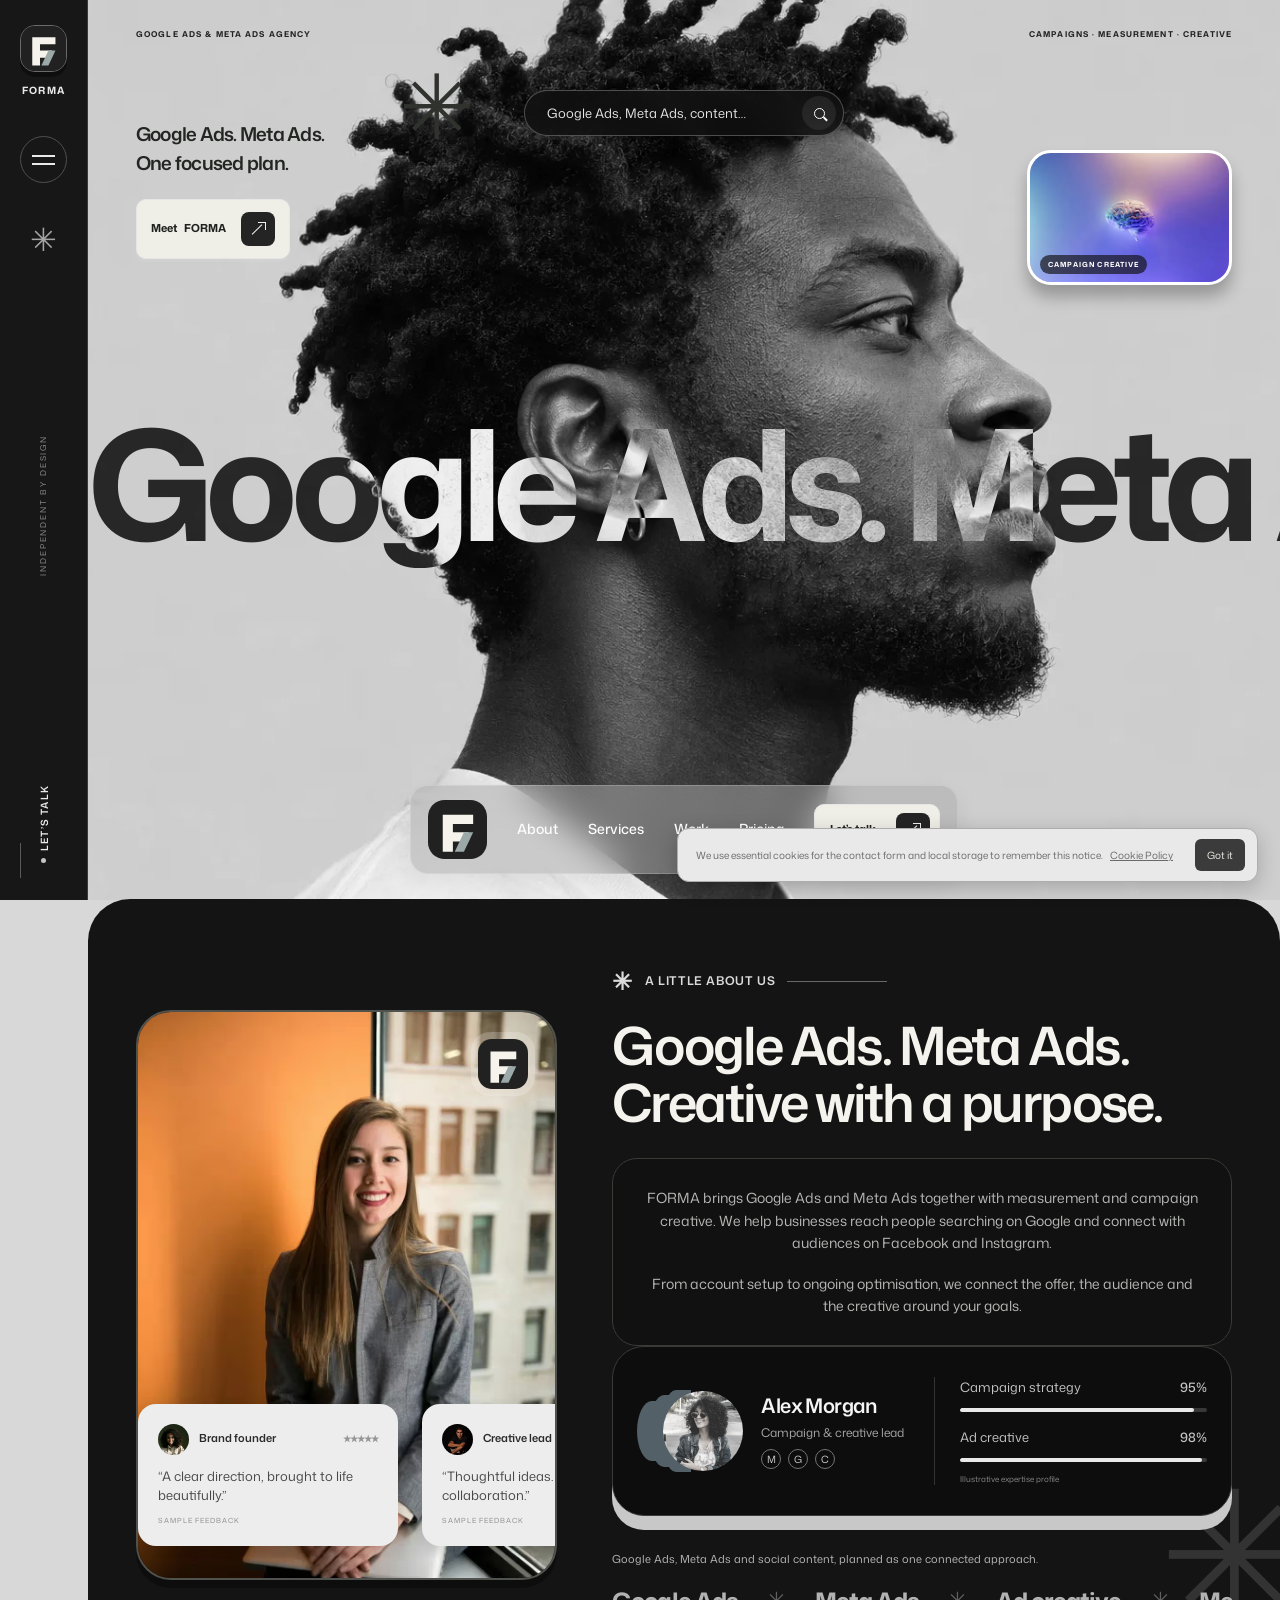
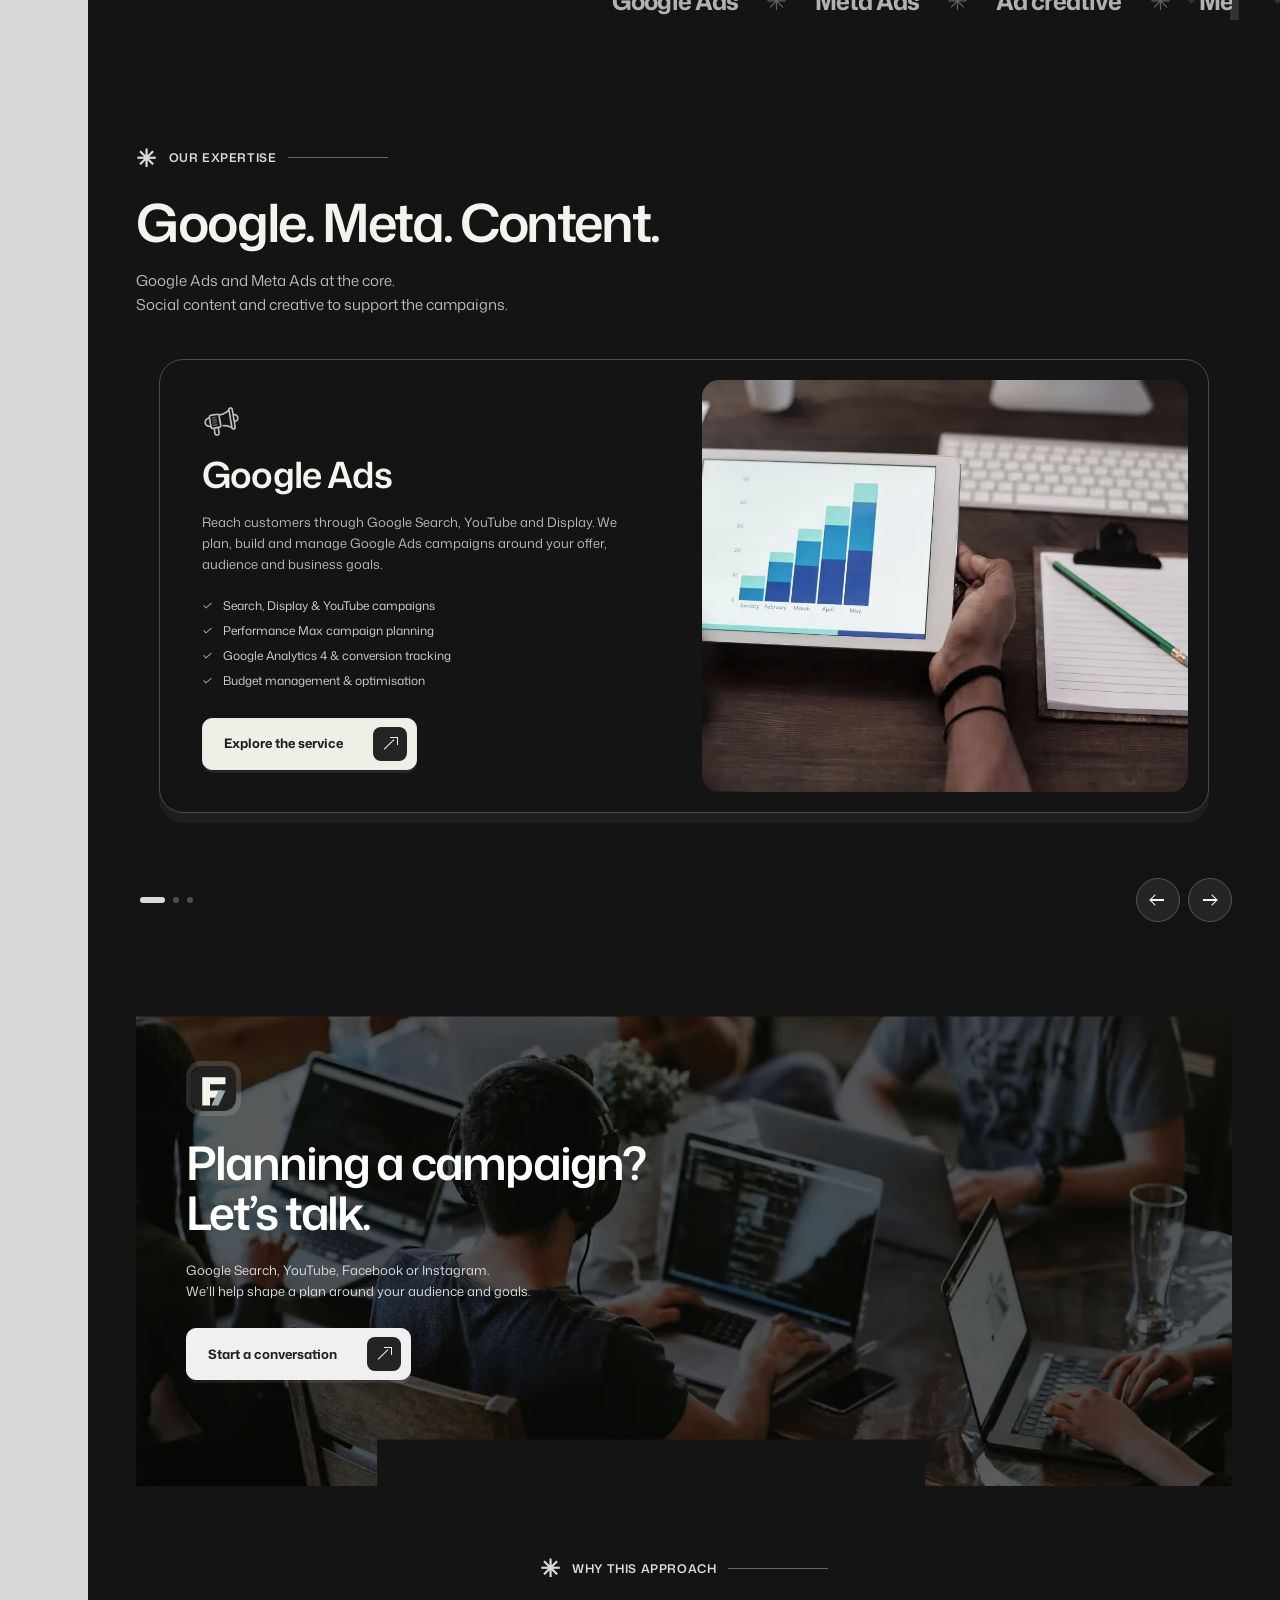
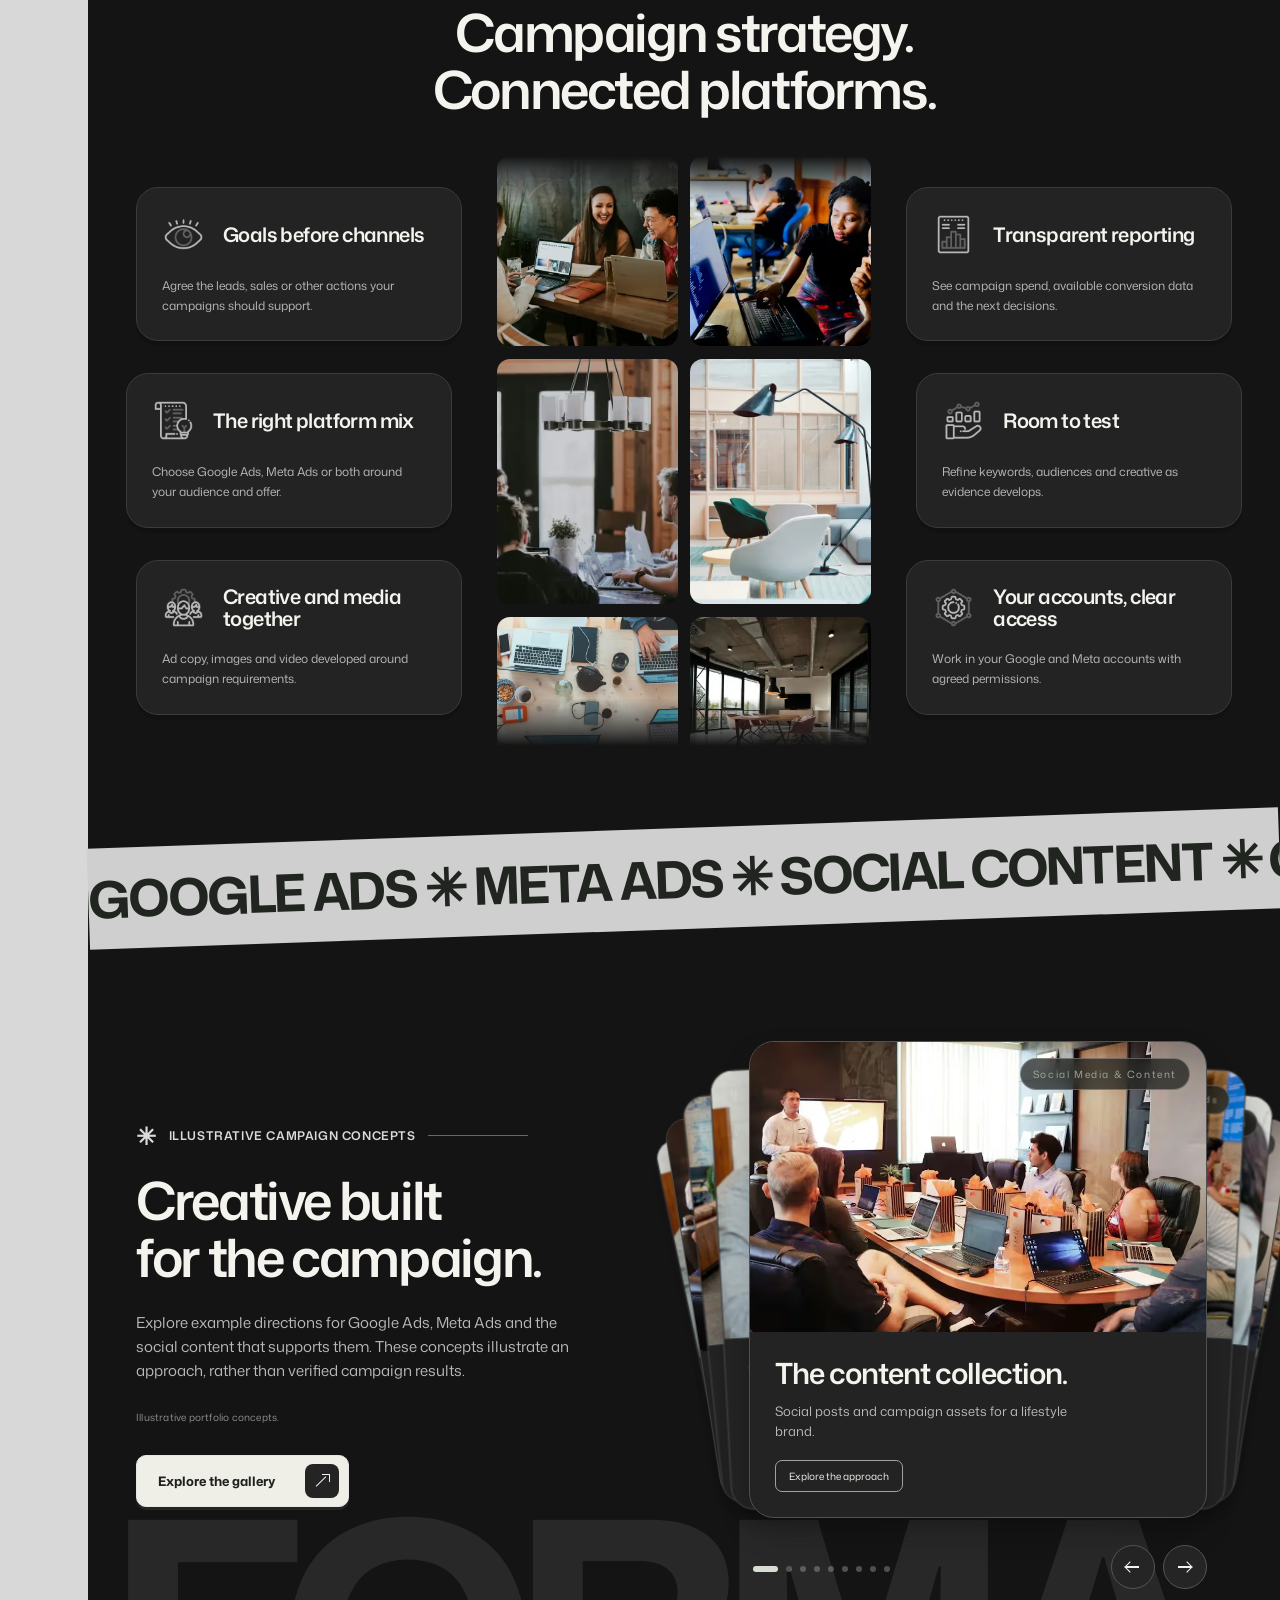
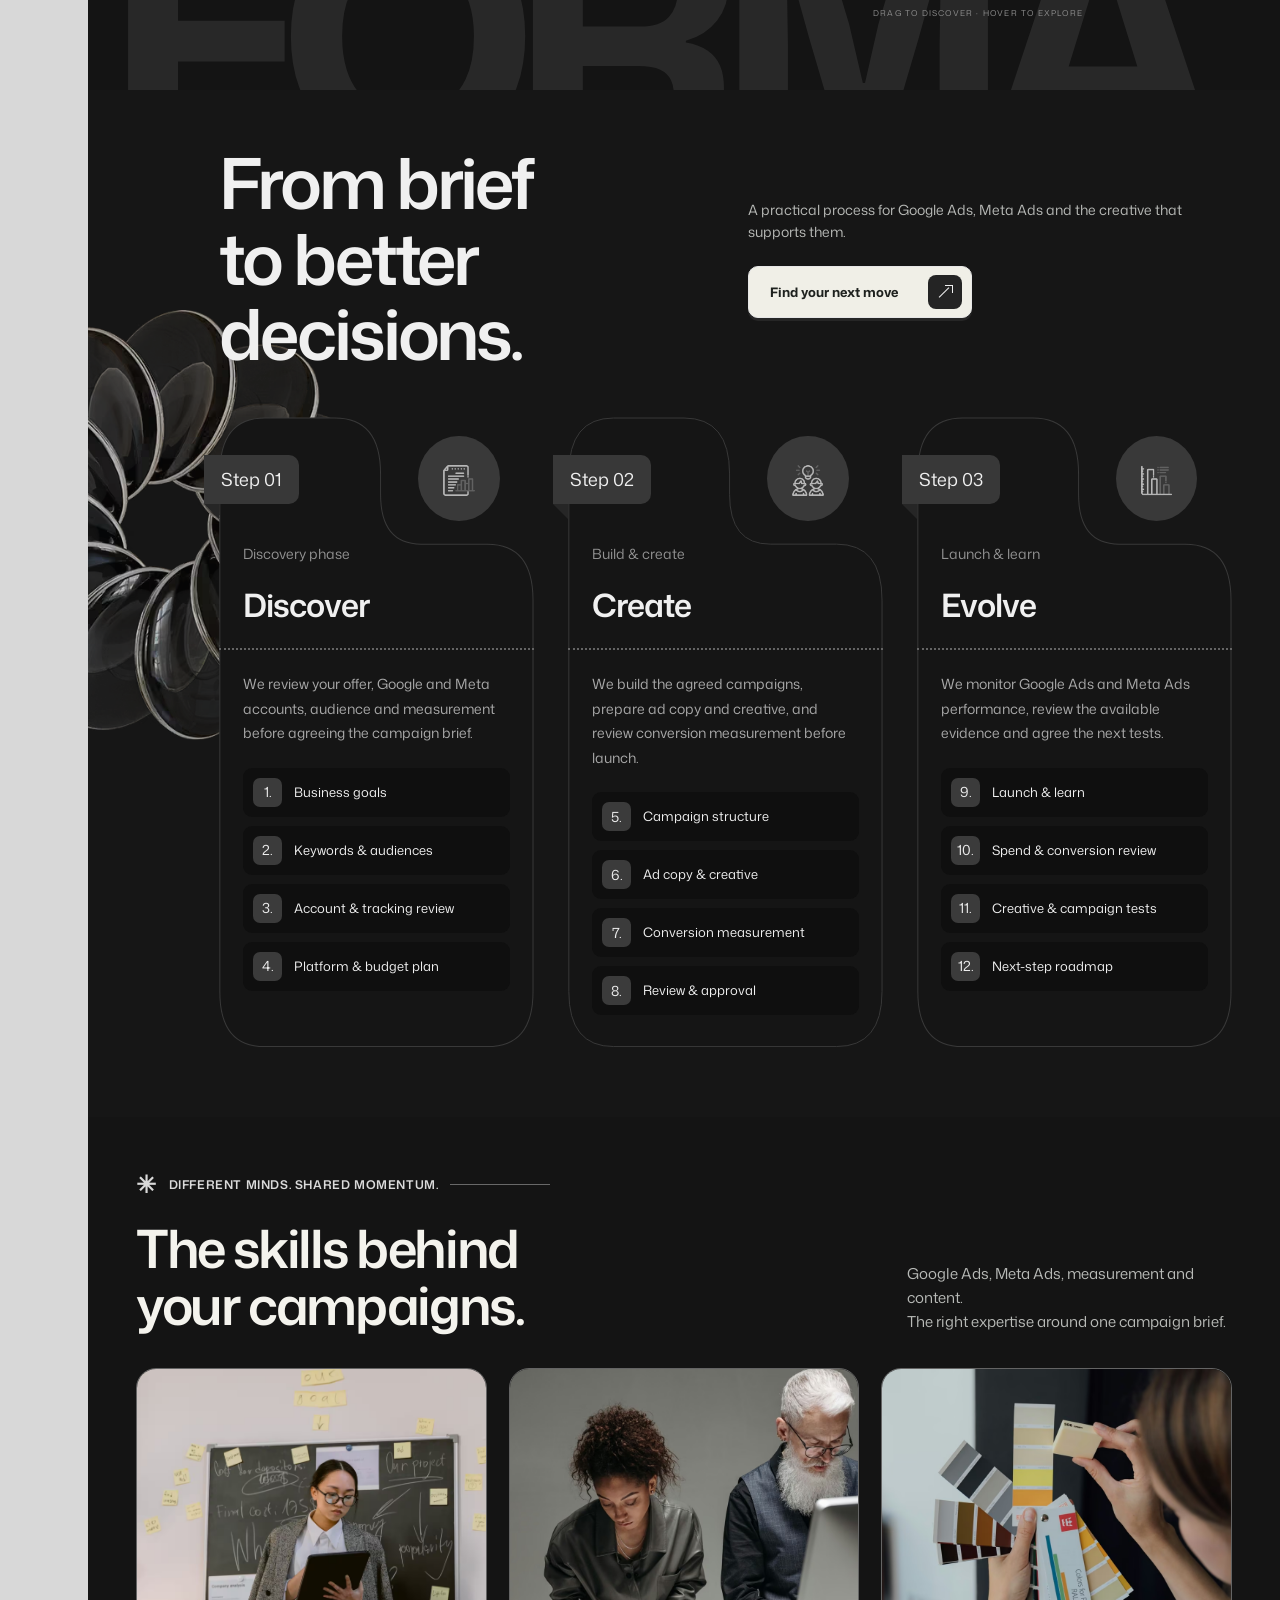
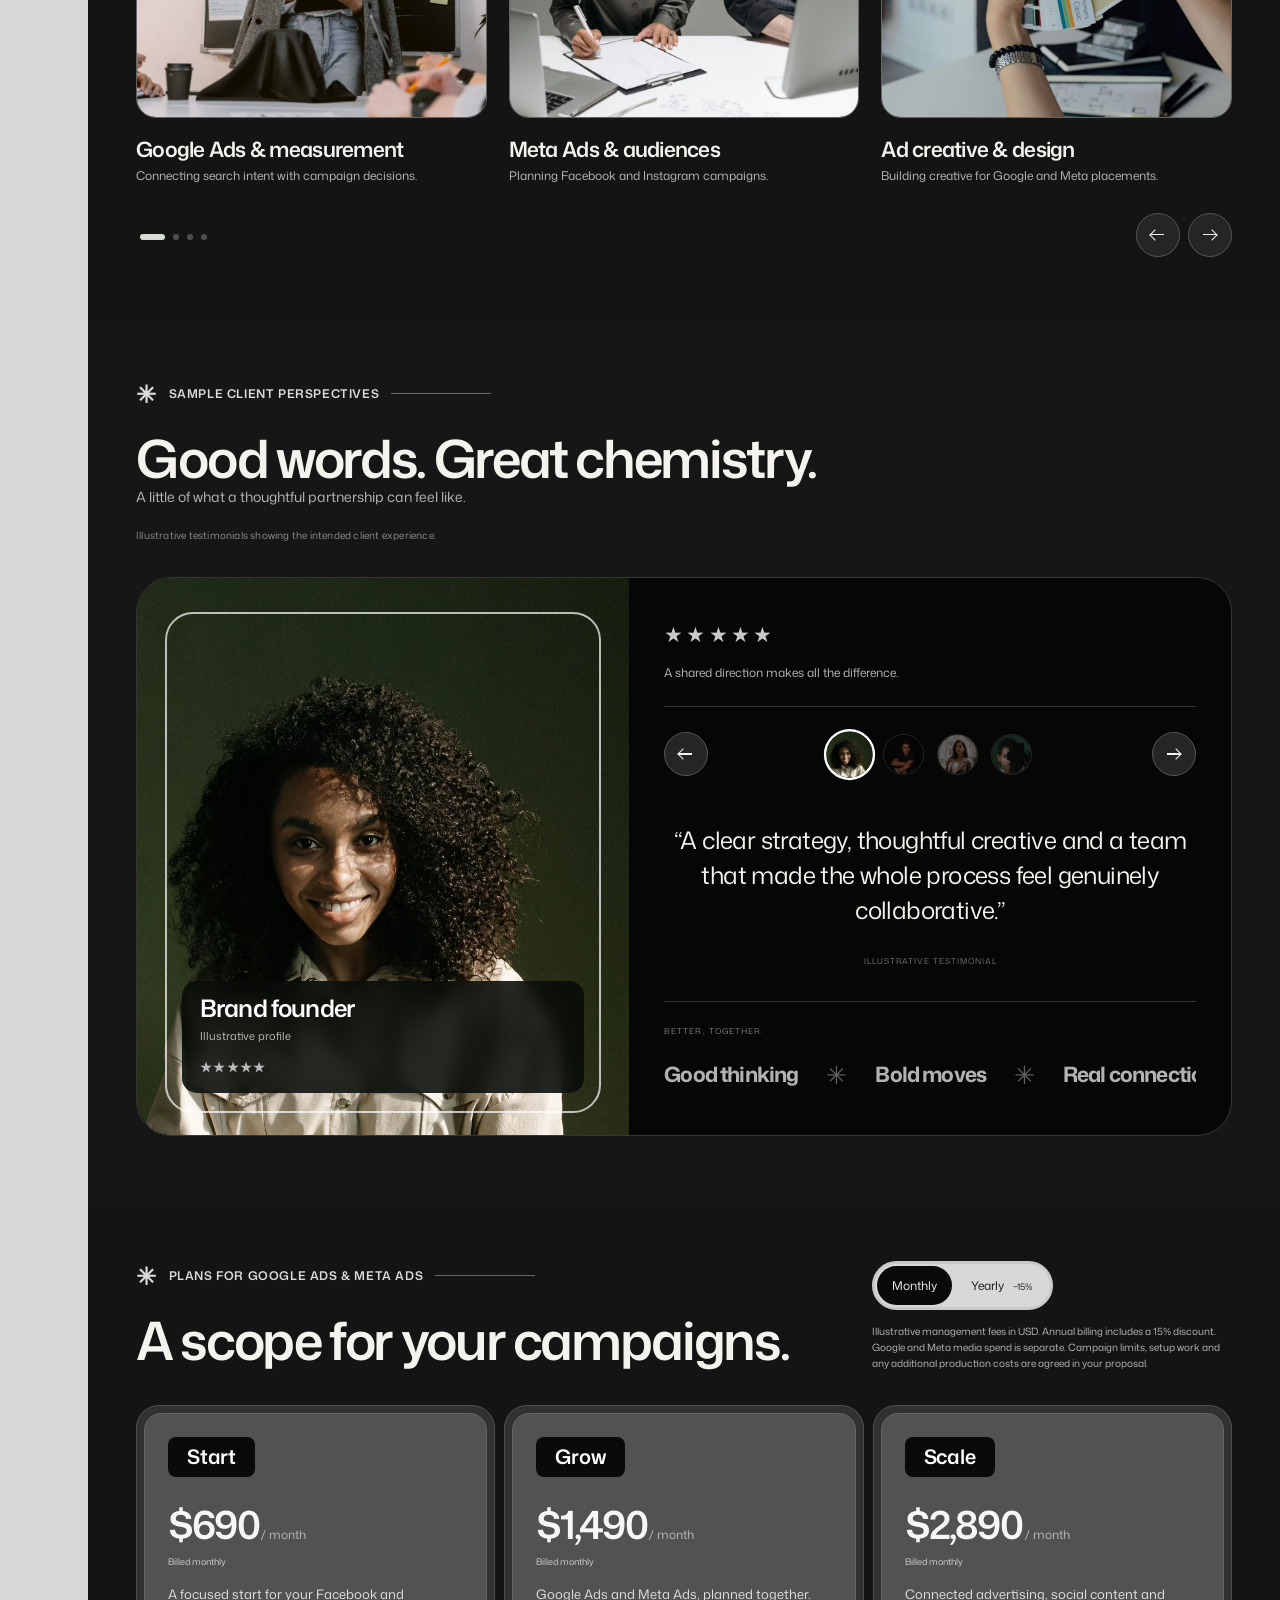
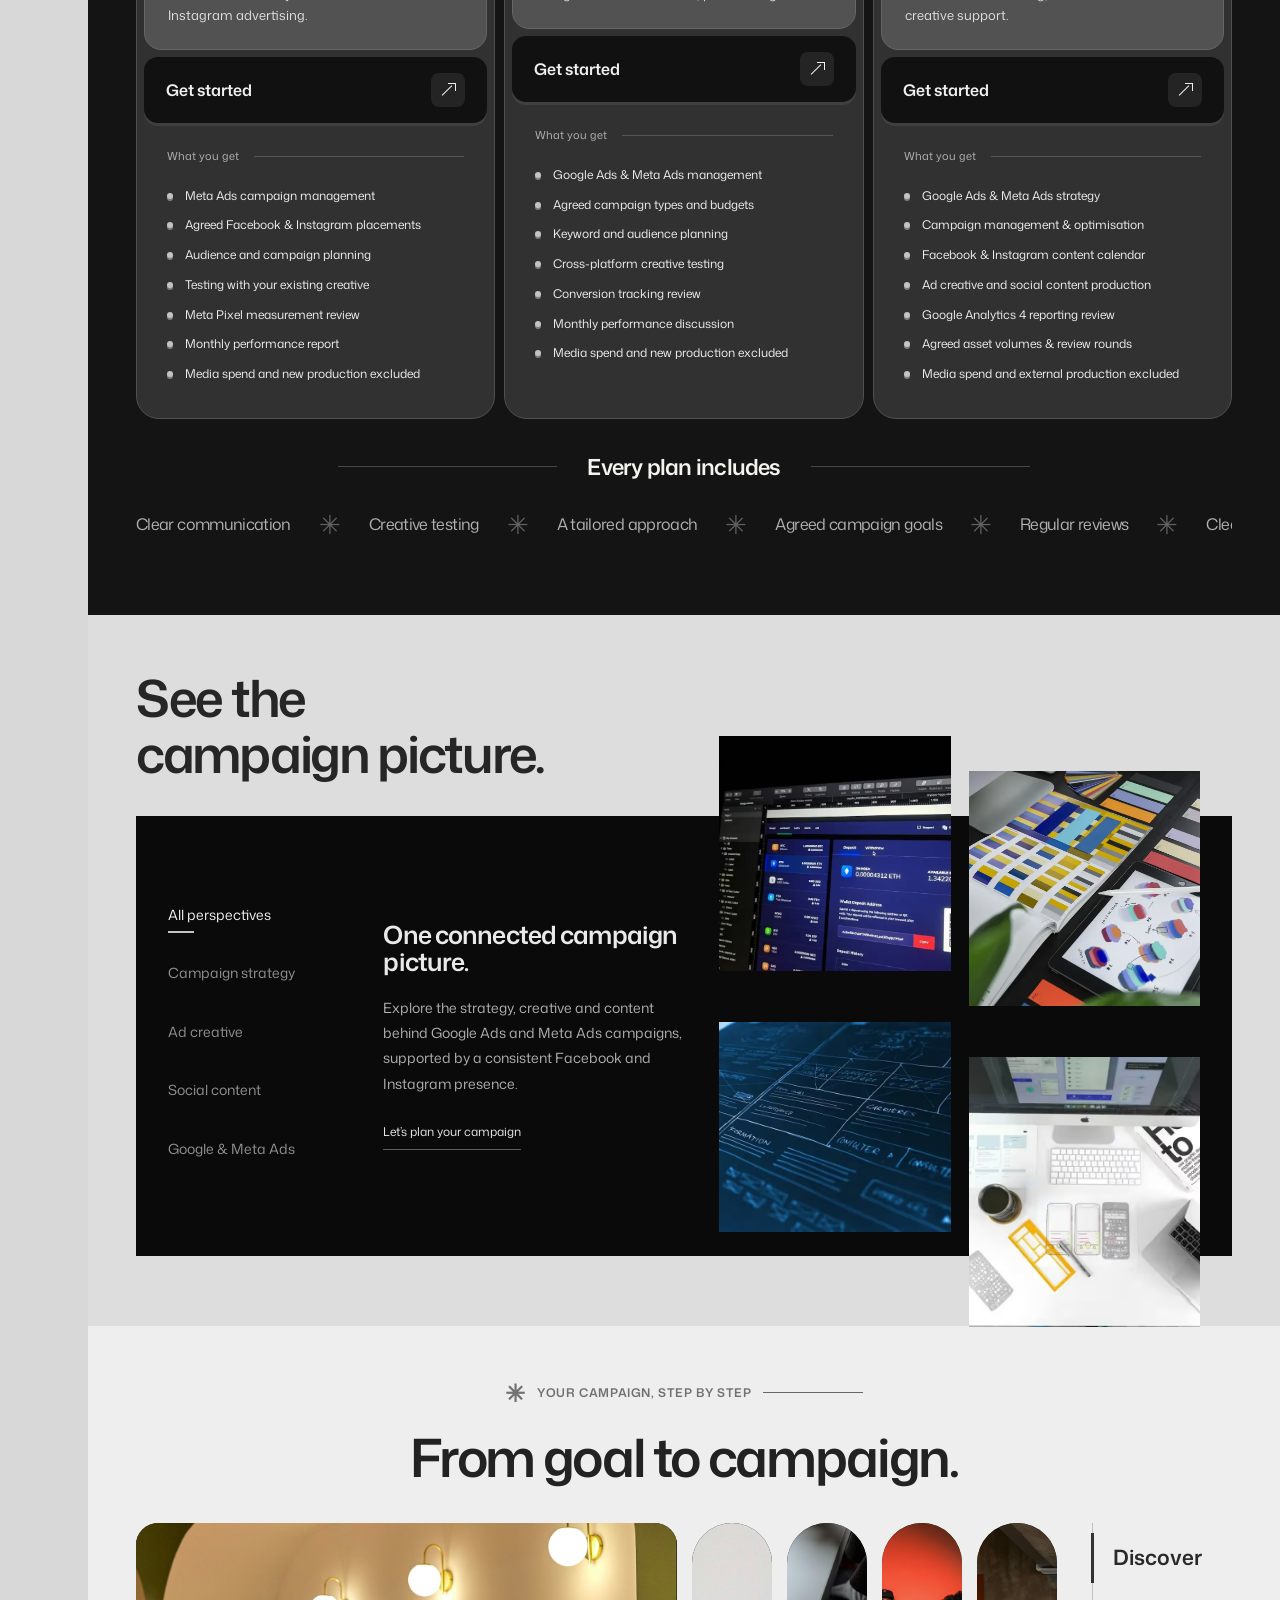
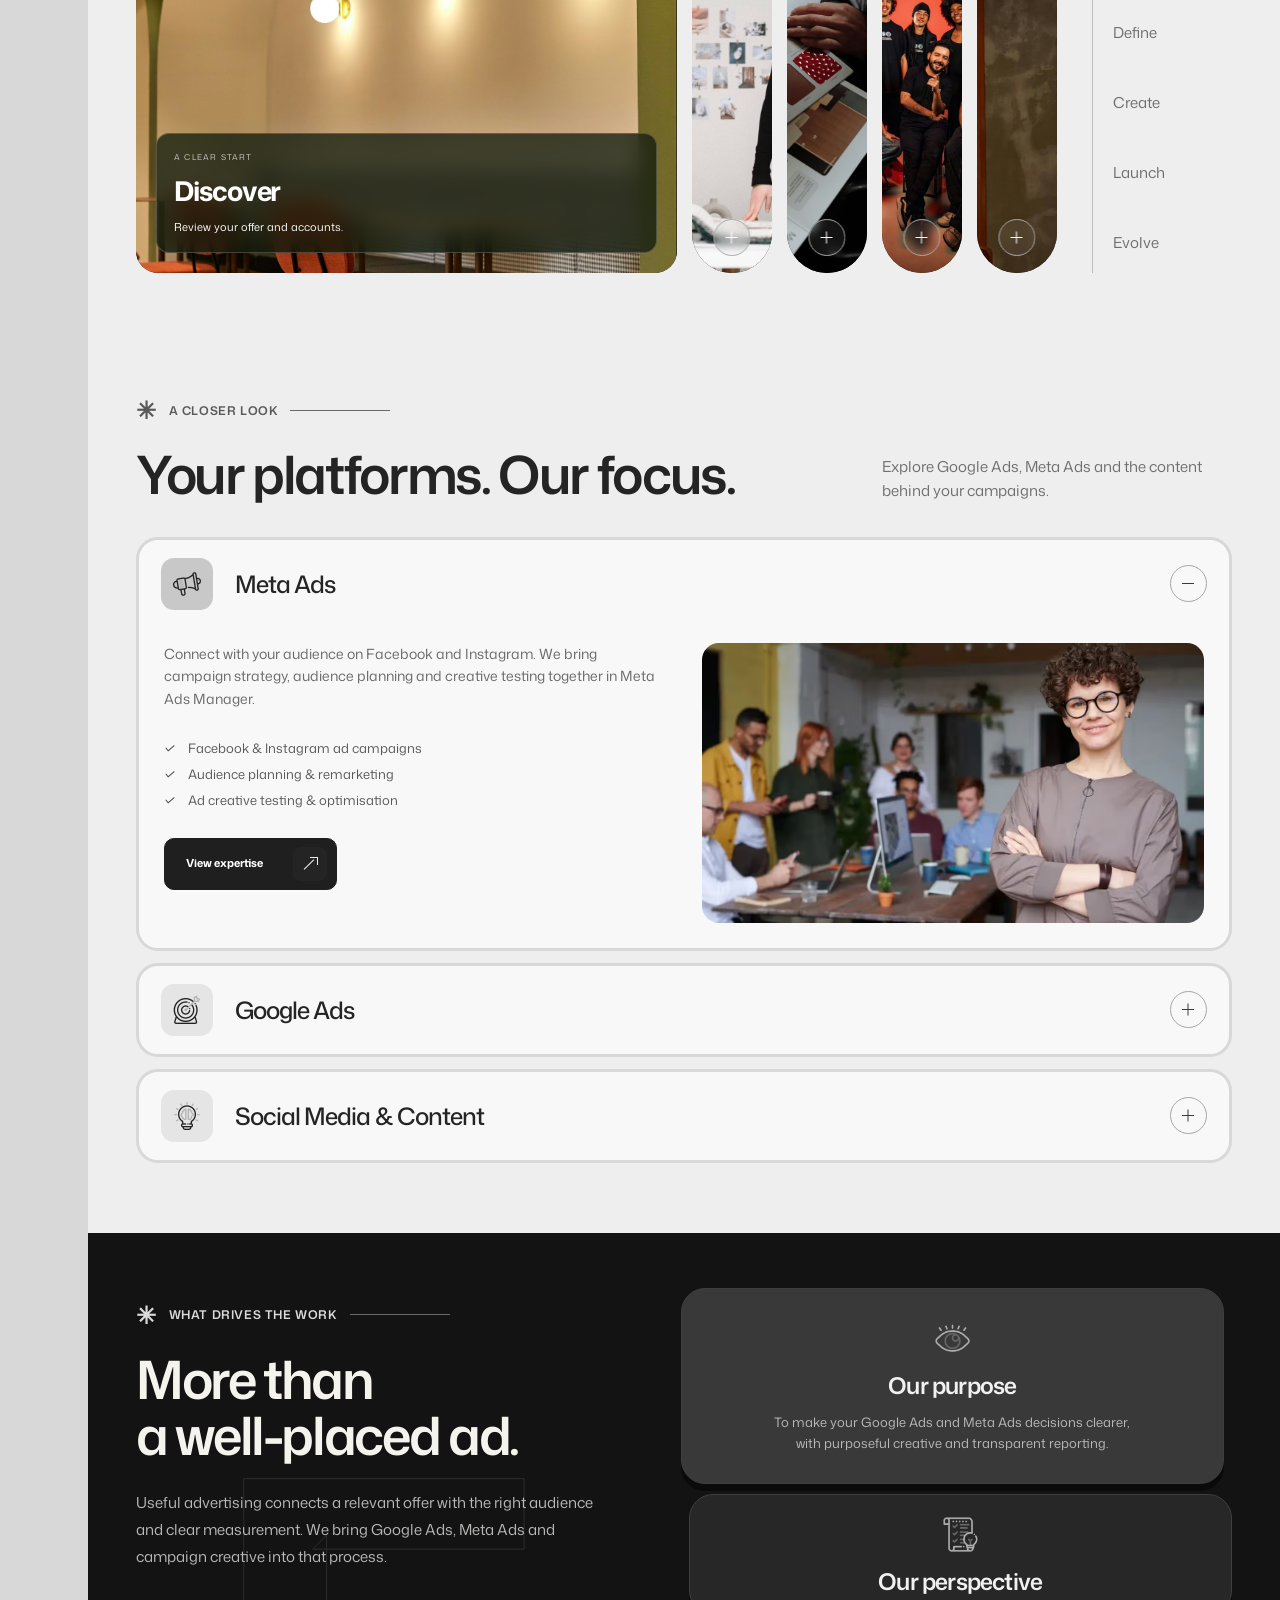
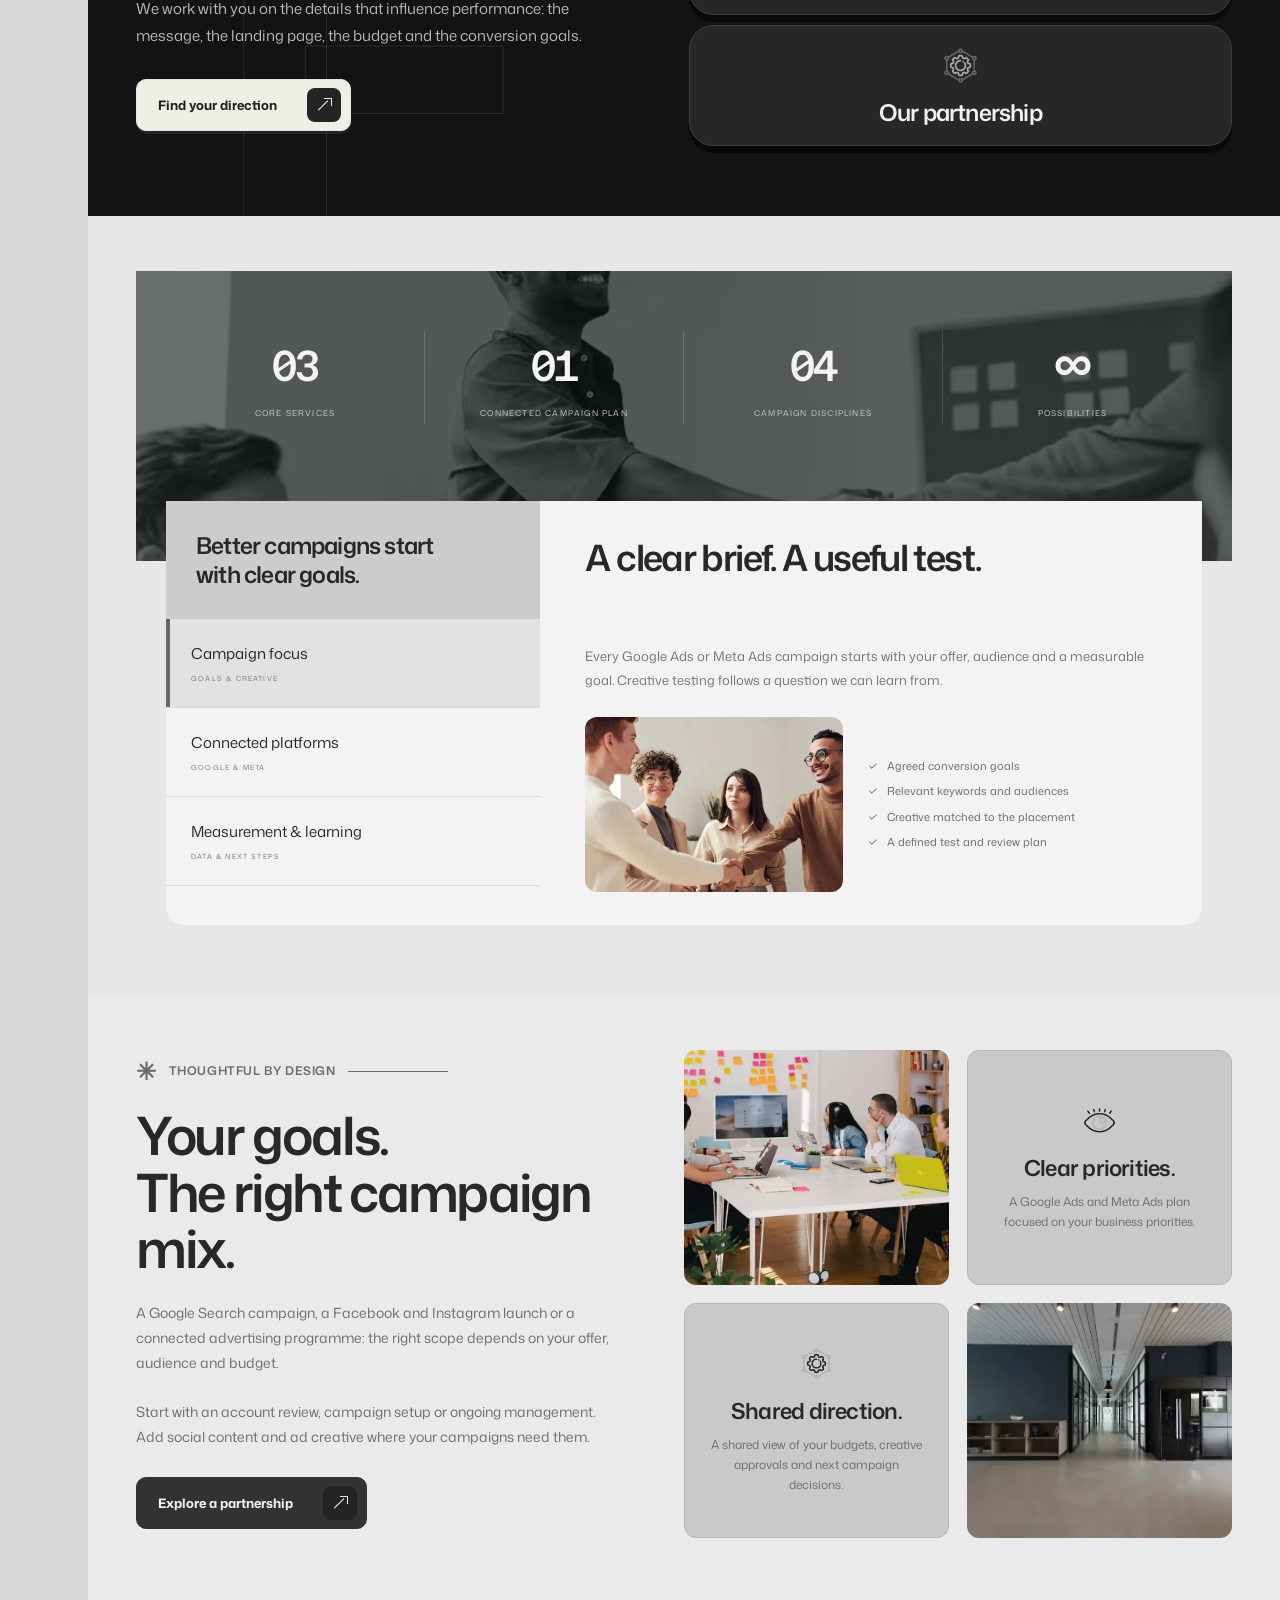
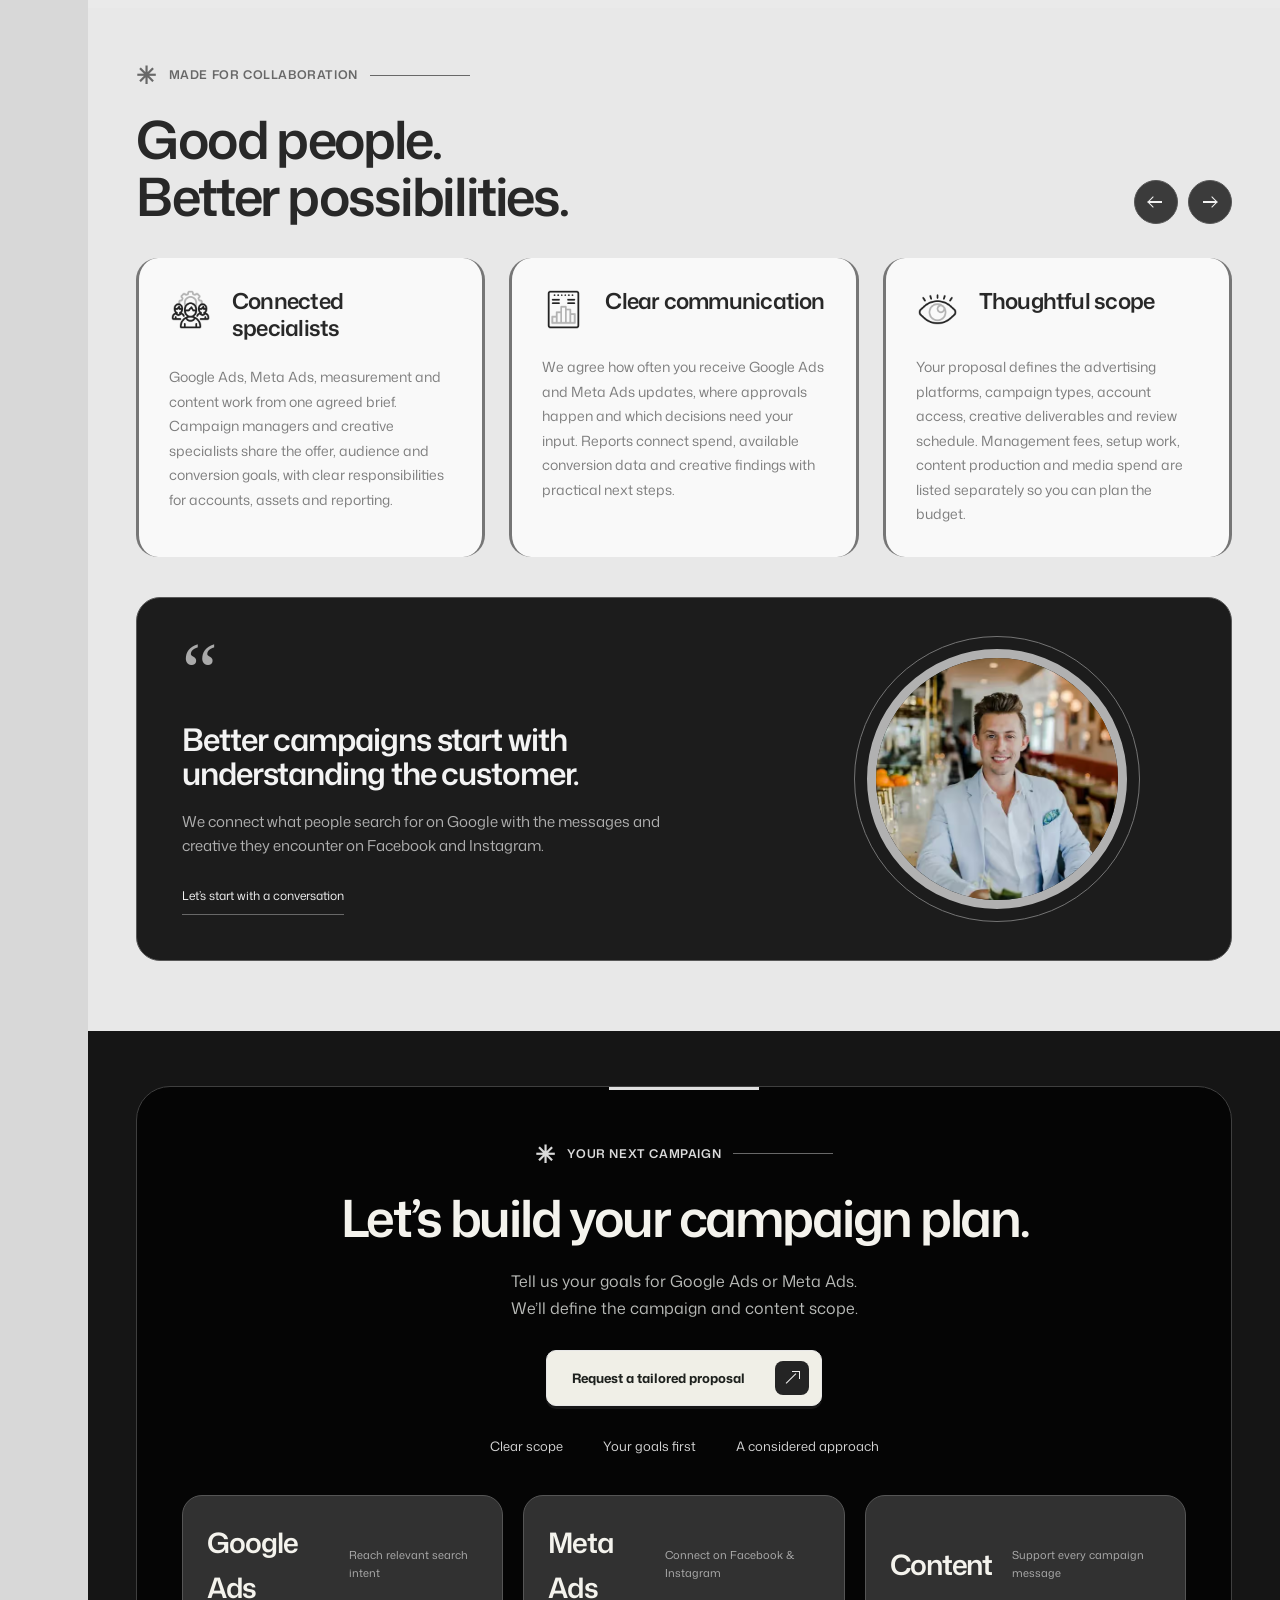
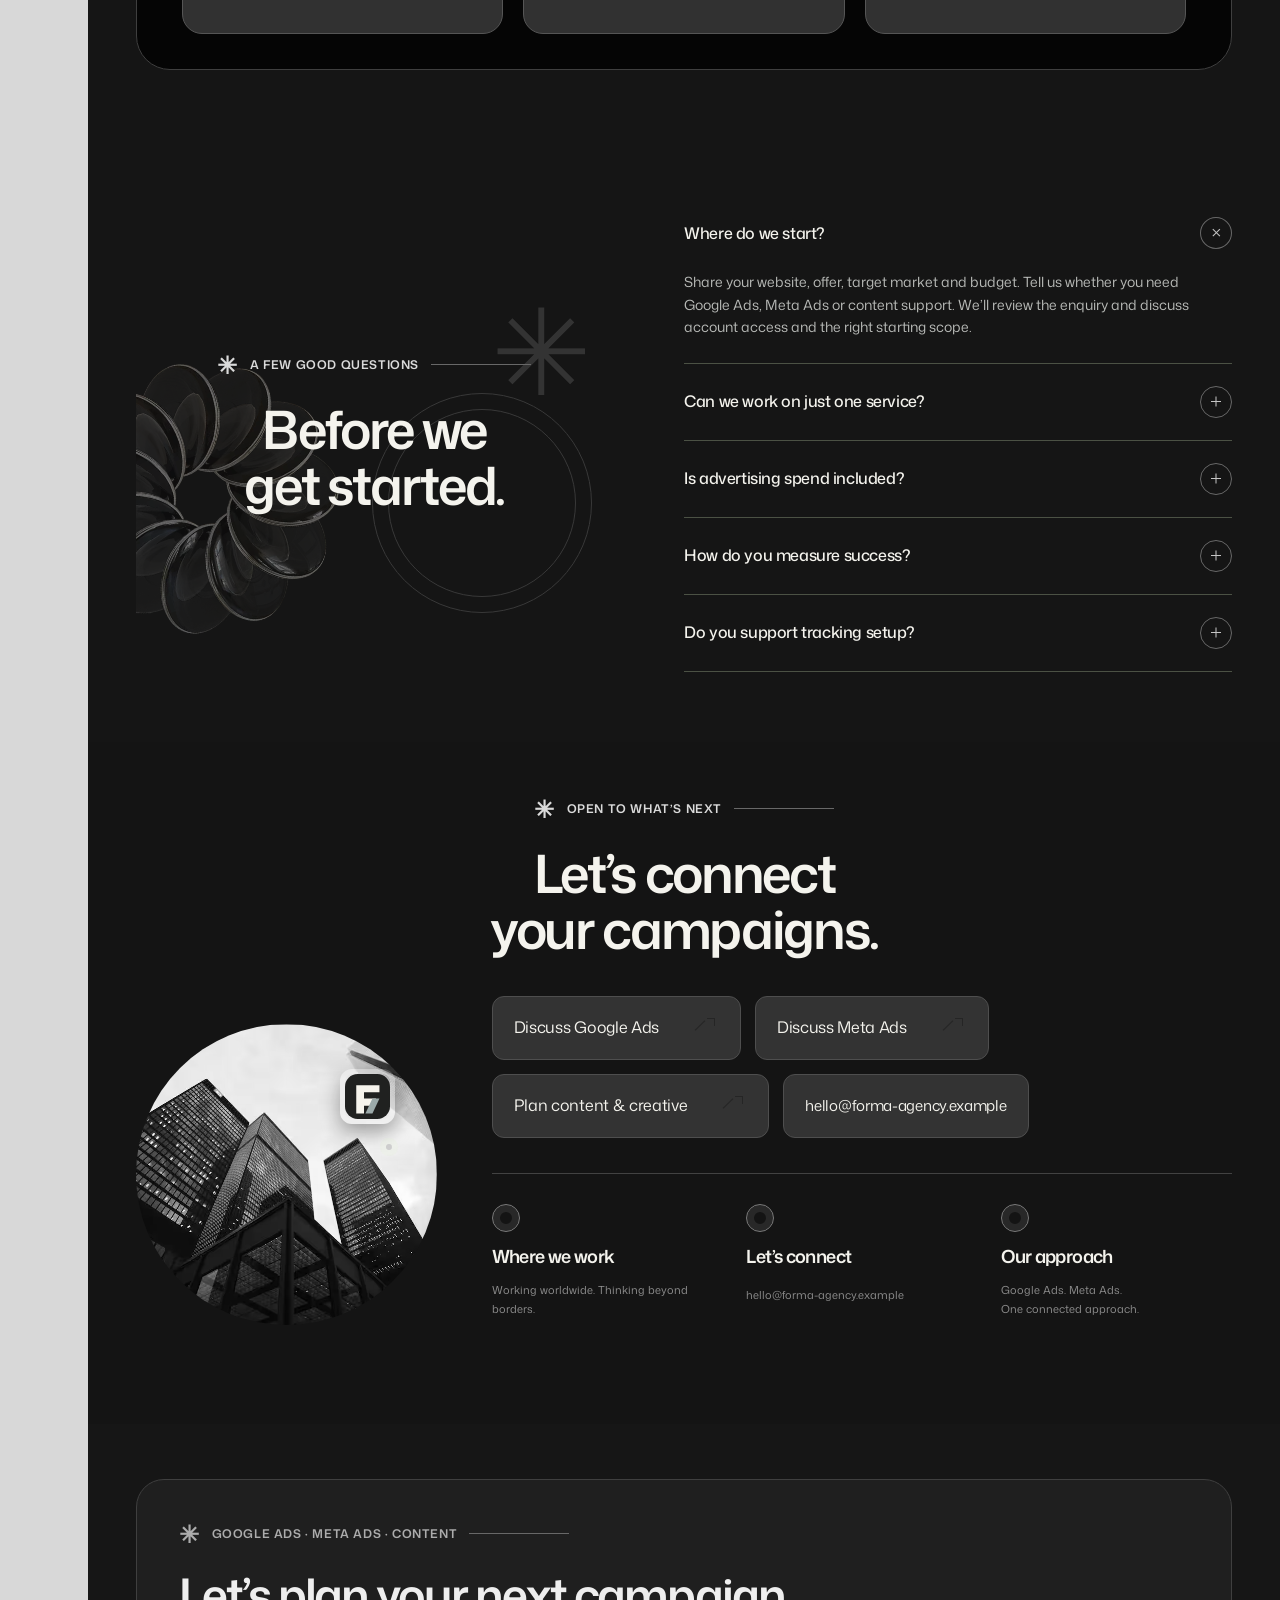
<file: index.html>
<!doctype html><html lang="en"><head><meta charset="UTF-8"><meta name="viewport" content="width=device-width,initial-scale=1"><meta name="theme-color" content="#171817"><meta name="description" content="FORMA focuses on Google Ads and Meta Ads for Facebook and Instagram, supported by conversion measurement, social media content and ad creative."><title>FORMA — Google Ads &amp; Meta Ads Agency</title><link rel="icon" href="assets/favicon.svg"><link rel="stylesheet" href="assets/swiper.css"><link rel="stylesheet" href="assets/aos.css"><link rel="stylesheet" href="assets/style.css"><link rel="stylesheet" href="assets/design-v2.css"><link rel="stylesheet" href="assets/design-v3.css"><script>document.documentElement.classList.add("is-loading");setTimeout(()=>document.documentElement.classList.remove("is-loading"),2500)</script><script defer src="assets/swiper.js"></script><script defer src="assets/aos.js"></script><script defer src="config/config.js"></script><script defer src="assets/app.js"></script></head><body data-page="home"><div class="page-transition" aria-hidden="true"><div class="loader-orbit"><span></span><span></span><span></span><img data-logo src="assets/logo.svg" alt=""></div><strong data-company>FORMA</strong><span class="loader-caption" data-config="shared.interface.strategy_creative_momentum">GOOGLE ADS · META ADS · CONTENT</span><div class="loader-line"></div></div><header class="rail"><a class="brand" href="index.html" aria-label="Home" data-config="shared.common.home"><img data-logo src="assets/logo.svg" alt=""><span data-company>FORMA</span></a><button class="menu-toggle" aria-expanded="false" aria-controls="site-menu" aria-label="Open navigation"><span></span><span></span></button><a class="rail-mark" href="index.html#services" aria-label="Our expertise" data-config="shared.rail.our_expertise"><span>✳</span></a><span class="rail-note" data-config="shared.rail.independent_by_design">INDEPENDENT BY DESIGN</span><a class="rail-contact" href="index.html#contact" data-config="shared.rail.let_s_talk">LET’S TALK</a></header><dialog id="site-menu"><button class="menu-close" aria-label="Close navigation">×</button><div class="menu-inner"><img class="menu-logo" data-logo src="assets/logo.svg" alt=""><p data-config="shared.site-menu.good_things_start_with_a_conversation">Your next Google Ads or Meta Ads campaign starts here.</p><nav data-nav></nav><a data-email></a><span data-config="shared.site-menu.strategy_creativity_momentum">Google Ads. Meta Ads. Social content.</span></div></dialog><main><section class="hero" id="main"><div class="container hero-inner"><div class="hero-photo" data-parallax><img src="assets/hero-v2.webp" alt="Portrait of an independent creative" fetchpriority="high" width="1536" height="1024" data-config="pages.home.main.portrait_of_an_independent_creative"></div><div class="hero-top"><span data-config="pages.home.main.independent_marketing_agency">GOOGLE ADS & META ADS AGENCY</span><span data-config="pages.home.main.strategy_meets_expression">CAMPAIGNS · MEASUREMENT · CREATIVE</span></div><div class="hero-copy"><p data-config="pages.home.main.good_ideas_deserve_a_bigger_audience">Google Ads. Meta Ads.<br>One focused plan.</p><a href="#about" class="button pale" data-config="pages.home.main.button_pale">Meet <span data-company>FORMA</span><span class="vector-arrow" aria-hidden="true"></span></a></div><div class="hero-search"><form role="search" id="site-search"><label class="sr-only" for="search-input" data-config="pages.home.main.search_our_expertise">Search our expertise</label><input id="search-input" type="search" placeholder="Google Ads, Meta Ads, content…" autocomplete="off" aria-controls="search-results" data-config="pages.home.main.input"><button aria-label="Search" type="submit"><span class="search-glyph"></span></button></form><div id="search-results" hidden aria-live="polite"></div></div><div class="hero-mini" aria-label="Creative inspiration slideshow"><img src="assets/mini-1.avif" alt="Abstract creative direction" class="mini-frame active" loading="lazy" data-config="pages.home.main.abstract_creative_direction"><img src="assets/mini-2.avif" alt="Abstract creative direction" class="mini-frame" loading="lazy" data-config="pages.home.main.abstract_creative_direction_2"><span class="mini-caption" data-config="pages.home.main.ideas_in_motion">CAMPAIGN CREATIVE</span></div><h1 class="hero-marquee" aria-label="Google Ads. Meta Ads." data-config="pages.home.main.make_some_real_impact_make_some_real_impact"><span class="hero-marquee-track"><span>Google Ads. Meta Ads. ✳ </span><span aria-hidden="true">Google Ads. Meta Ads. ✳ </span></span></h1><nav class="hero-dock" aria-label="Hero navigation"><a class="dock-brand" href="#main" aria-label="Back to top" data-config="pages.home.main.back_to_top"><img data-logo src="assets/logo.svg" alt=""></a><a href="#about" data-config="pages.home.main.about">About</a><a href="#services" data-config="pages.home.main.services">Services</a><a href="#work" data-config="pages.home.main.work">Work</a><a href="#pricing" data-config="pages.home.main.pricing">Pricing</a><a class="button" href="#contact" data-config="pages.home.main.let_s_talk">Let’s talk <span class="vector-arrow" aria-hidden="true"></span></a></nav><span class="hero-asterisk" aria-hidden="true">✳</span></div></section><div class="dark-body"><section class="section about" id="about"><div class="container two-col"><div class="about-photo" data-aos="fade-right"><img src="assets/about.avif" alt="Creative perspective in the studio" loading="lazy" width="1000" height="1200" data-config="pages.home.about.creative_perspective_in_the_studio"><img class="image-logo" data-logo src="assets/logo.svg" alt=""><div class="photo-reviews"><div class="ticker-track"><div><article class="mini-review"><div><img src="assets/review-1.avif" alt="Illustrative reviewer" class="" loading="lazy" data-config="pages.home.about.illustrative_reviewer"><span data-config="pages.home.about.brand_founder">Brand founder</span><b>★★★★★</b></div><p data-config="pages.home.about.a_clear_direction_brought_to_life_beautifully">“A clear direction, brought to life beautifully.”</p><small data-config="pages.home.about.sample_feedback">Sample feedback</small></article><article class="mini-review"><div><img src="assets/review-2.avif" alt="Illustrative reviewer" class="" loading="lazy" data-config="pages.home.about.illustrative_reviewer_2"><span data-config="pages.home.about.creative_lead">Creative lead</span><b>★★★★★</b></div><p data-config="pages.home.about.thoughtful_ideas_an_effortless_collaboration">“Thoughtful ideas. An effortless collaboration.”</p><small data-config="pages.home.about.sample_feedback_2">Sample feedback</small></article><article class="mini-review"><div><img src="assets/review-3.avif" alt="Illustrative reviewer" class="" loading="lazy" data-config="pages.home.about.illustrative_reviewer_3"><span data-config="pages.home.about.business_owner">Business owner</span><b>★★★★★</b></div><p data-config="pages.home.about.finally_a_story_that_feels_like_our_brand">“Finally, a story that feels like our brand.”</p><small data-config="pages.home.about.sample_feedback_3">Sample feedback</small></article></div><div aria-hidden="true"><article class="mini-review"><div><img src="assets/review-1.avif" alt="Illustrative reviewer" class="" loading="lazy" data-config="pages.home.about.illustrative_reviewer_4"><span data-config="pages.home.about.brand_founder_2">Brand founder</span><b>★★★★★</b></div><p data-config="pages.home.about.a_clear_direction_brought_to_life_beautifully_2">“A clear direction, brought to life beautifully.”</p><small data-config="pages.home.about.sample_feedback_4">Sample feedback</small></article><article class="mini-review"><div><img src="assets/review-2.avif" alt="Illustrative reviewer" class="" loading="lazy" data-config="pages.home.about.illustrative_reviewer_5"><span data-config="pages.home.about.creative_lead_2">Creative lead</span><b>★★★★★</b></div><p data-config="pages.home.about.thoughtful_ideas_an_effortless_collaboration_2">“Thoughtful ideas. An effortless collaboration.”</p><small data-config="pages.home.about.sample_feedback_5">Sample feedback</small></article><article class="mini-review"><div><img src="assets/review-3.avif" alt="Illustrative reviewer" class="" loading="lazy" data-config="pages.home.about.illustrative_reviewer_6"><span data-config="pages.home.about.business_owner_2">Business owner</span><b>★★★★★</b></div><p data-config="pages.home.about.finally_a_story_that_feels_like_our_brand_2">“Finally, a story that feels like our brand.”</p><small data-config="pages.home.about.sample_feedback_6">Sample feedback</small></article></div></div></div></div><div data-aos="fade-up"><span class="section-label" data-config="pages.home.about.a_little_about_us">A LITTLE ABOUT US</span><h2 data-config="pages.home.about.creative_minds_commercial_instinct">Google Ads. Meta Ads.<br>Creative with a purpose.</h2><div class="about-box"><p data-config="pages.home.about.we_connect_bold_thinking_with_purposeful_marketing_from_th">FORMA brings Google Ads and Meta Ads together with measurement and campaign creative. We help businesses reach people searching on Google and connect with audiences on Facebook and Instagram.</p><p data-config="pages.home.about.no_noise_for_the_sake_of_it_just_the_right_story_told_in_t">From account setup to ongoing optimisation, we connect the offer, the audience and the creative around your goals.</p></div><div class="about-bottom"><div class="founder-profile"><div class="founder-photo"><i></i><i></i><i></i><img src="assets/founder.webp" alt="Illustrative creative lead" class="" loading="lazy" data-config="shared.common.illustrative_creative_lead"></div><div><h3 data-founder-name>Alex Morgan</h3><p data-founder-role>Campaign &amp; creative lead</p><nav aria-label="Explore our disciplines"><a href="social-media.html" aria-label="Meta Ads" data-config="shared.common.s">M</a><a href="paid-advertising.html" aria-label="Google Ads" data-config="shared.common.p">G</a><a href="brand-content.html" aria-label="Social Media &amp; Content" data-config="shared.common.b">C</a></nav></div></div><div class="focus-bars"><div><span data-config="pages.home.about.strategic_thinking">Campaign strategy</span><b>95%</b><i style="--progress:95%"></i></div><div><span data-config="pages.home.about.creative_direction">Ad creative</span><b>98%</b><i style="--progress:98%"></i></div><small data-config="pages.home.about.illustrative_expertise_profile">Illustrative expertise profile</small></div></div><p class="partners-caption" data-config="pages.home.about.a_connected_approach_from_first_idea_to_next_chapter">Google Ads, Meta Ads and social content, planned as one connected approach.</p><div class="brand-ticker"><div class="ticker-track"><div><span data-config="pages.home.about.strategy">Google Ads</span><b aria-hidden="true">✳</b><span data-config="pages.home.about.storytelling">Meta Ads</span><b aria-hidden="true">✳</b><span data-config="pages.home.about.creative">Ad creative</span><b aria-hidden="true">✳</b><span data-config="pages.home.about.performance">Measurement</span><b aria-hidden="true">✳</b><span data-config="pages.home.about.community">Social content</span><b aria-hidden="true">✳</b></div><div aria-hidden="true"><span data-config="pages.home.about.strategy_2">Google Ads</span><b aria-hidden="true">✳</b><span data-config="pages.home.about.storytelling_2">Meta Ads</span><b aria-hidden="true">✳</b><span data-config="pages.home.about.creative_2">Ad creative</span><b aria-hidden="true">✳</b><span data-config="pages.home.about.performance_2">Measurement</span><b aria-hidden="true">✳</b><span data-config="pages.home.about.community_2">Social content</span><b aria-hidden="true">✳</b></div></div></div></div></div></section><section class="section services" id="services"><div class="container"><div class="section-head" data-aos="fade-up"><div><span class="section-label" data-config="pages.home.services.our_expertise">OUR EXPERTISE</span><h2 data-config="pages.home.services.strategy_in_action">Google. Meta. Content.</h2></div><p data-config="pages.home.services.three_disciplines_one_connected_approach_built_around_what">Google Ads and Meta Ads at the core.<br>Social content and creative to support the campaigns.</p></div><div class="swiper service-swiper"><div class="swiper-wrapper" id="service-cards"></div></div><div class="slider-controls"><div class="service-pagination"></div><div><button class="slider-button service-prev" aria-label="Previous service">←</button><button class="slider-button service-next" aria-label="Next service">→</button></div></div></div></section><section class="project-call parallax-call"><div class="container"><div class="project-mask"><img class="parallax-media" src="assets/project-wide.avif" alt="Marketing team discussing a campaign" loading="lazy" data-config="pages.home.project_call_parallax_call.marketing_team_discussing_a_campaign"><div class="project-shade"></div><div class="project-copy"><img data-logo src="assets/logo.svg" alt=""><h2 data-config="pages.home.project_call_parallax_call.have_a_project_we_re_ready">Planning a campaign?<br>Let’s talk.</h2><p data-config="pages.home.project_call_parallax_call.a_launch_a_new_audience_a_bold_next_chapter_let_s_find_the">Google Search, YouTube, Facebook or Instagram.<br>We’ll help shape a plan around your audience and goals.</p><a class="button" href="#contact" data-config="pages.home.project_call_parallax_call.start_a_conversation">Start a conversation <span class="vector-arrow" aria-hidden="true"></span></a></div></div></div></section><section class="section why"><div class="container"><div class="center-head" data-aos="fade-up"><span class="section-label" data-config="pages.home.why.why_we_work">WHY THIS APPROACH</span><h2 data-config="pages.home.why.creative_thinking_connected_strategy">Campaign strategy.<br>Connected platforms.</h2></div><div class="why-grid"><div class="why-list"><article class="benefit-card" data-aos="fade-up"><div><img src="assets/purpose.webp" alt="" data-config="shared.common.img"><h3 data-config="pages.home.why.results_with_purpose">Goals before channels</h3></div><p data-config="pages.home.why.a_clear_strategy_built_around_your_business_goals">Agree the leads, sales or other actions your campaigns should support.</p></article><article class="benefit-card" data-aos="fade-up"><div><img src="assets/distinctive.webp" alt="" data-config="pages.home.why.img_2"><h3 data-config="pages.home.why.made_around_you">The right platform mix</h3></div><p data-config="pages.home.why.your_audience_your_voice_your_ambitions">Choose Google Ads, Meta Ads or both around your audience and offer.</p></article><article class="benefit-card" data-aos="fade-up"><div><img src="assets/teamwork.webp" alt="" data-config="shared.common.img_3"><h3 data-config="pages.home.why.connected_expertise">Creative and media together</h3></div><p data-config="pages.home.why.creative_content_and_media_working_as_one">Ad copy, images and video developed around campaign requirements.</p></article></div><div class="opposing-photos"><div class="photo-column"><div><img src="assets/strip-1.avif" alt="Creative team and studio inspiration" class="" loading="lazy" data-config="pages.home.why.creative_team_and_studio_inspiration"><img src="assets/strip-2.avif" alt="Creative team and studio inspiration" class="" loading="lazy" data-config="pages.home.why.creative_team_and_studio_inspiration_2"><img src="assets/strip-3.avif" alt="Creative team and studio inspiration" class="" loading="lazy" data-config="pages.home.why.creative_team_and_studio_inspiration_3"></div><div aria-hidden="true"><img src="assets/strip-1.avif" alt="Creative team and studio inspiration" class="" loading="lazy" data-config="pages.home.why.creative_team_and_studio_inspiration_4"><img src="assets/strip-2.avif" alt="Creative team and studio inspiration" class="" loading="lazy" data-config="pages.home.why.creative_team_and_studio_inspiration_5"><img src="assets/strip-3.avif" alt="Creative team and studio inspiration" class="" loading="lazy" data-config="pages.home.why.creative_team_and_studio_inspiration_6"></div></div><div class="photo-column"><div><img src="assets/strip-4.avif" alt="Creative team and studio inspiration" class="" loading="lazy" data-config="pages.home.why.creative_team_and_studio_inspiration_7"><img src="assets/strip-5.avif" alt="Creative team and studio inspiration" class="" loading="lazy" data-config="pages.home.why.creative_team_and_studio_inspiration_8"><img src="assets/strip-6.avif" alt="Creative team and studio inspiration" class="" loading="lazy" data-config="pages.home.why.creative_team_and_studio_inspiration_9"></div><div aria-hidden="true"><img src="assets/strip-4.avif" alt="Creative team and studio inspiration" class="" loading="lazy" data-config="pages.home.why.creative_team_and_studio_inspiration_10"><img src="assets/strip-5.avif" alt="Creative team and studio inspiration" class="" loading="lazy" data-config="pages.home.why.creative_team_and_studio_inspiration_11"><img src="assets/strip-6.avif" alt="Creative team and studio inspiration" class="" loading="lazy" data-config="pages.home.why.creative_team_and_studio_inspiration_12"></div></div></div><div class="why-list"><article class="benefit-card" data-aos="fade-up"><div><img src="assets/report.webp" alt="" data-config="pages.home.why.img_4"><h3 data-config="pages.home.why.open_communication">Transparent reporting</h3></div><p data-config="pages.home.why.a_clear_view_of_the_work_and_what_comes_next">See campaign spend, available conversion data and the next decisions.</p></article><article class="benefit-card" data-aos="fade-up"><div><img src="assets/grow.webp" alt="" data-config="pages.home.why.img_5"><h3 data-config="pages.home.why.space_to_grow">Room to test</h3></div><p data-config="pages.home.why.a_flexible_scope_that_evolves_with_your_priorities">Refine keywords, audiences and creative as evidence develops.</p></article><article class="benefit-card" data-aos="fade-up"><div><img src="assets/partnership.webp" alt="" data-config="shared.common.img_6"><h3 data-config="pages.home.why.a_shared_ambition">Your accounts, clear access</h3></div><p data-config="pages.home.why.a_thoughtful_partnership_from_brief_to_launch">Work in your Google and Meta accounts with agreed permissions.</p></article></div></div></div></section><div class="marquee" aria-hidden="true"><div>GOOGLE ADS ✳ META ADS ✳ SOCIAL CONTENT ✳ GOOGLE ADS ✳ META ADS ✳ SOCIAL CONTENT ✳ </div></div><section class="section work" id="work"><div class="container"><div class="work-word" data-company aria-hidden="true">FORMA</div><div class="portfolio-layout"><div class="portfolio-intro" data-aos="fade-up"><span class="section-label" data-config="pages.home.work.selected_concepts">ILLUSTRATIVE CAMPAIGN CONCEPTS</span><h2 data-config="pages.home.work.big_ideas_real_world_energy">Creative built<br>for the campaign.</h2><p data-config="pages.home.work.from_a_distinctive_brand_story_to_a_campaign_that_starts_a">Explore example directions for Google Ads, Meta Ads and the social content that supports them. These concepts illustrate an approach, rather than verified campaign results.</p><p class="sample-note" data-config="pages.home.work.illustrative_portfolio_concepts">Illustrative portfolio concepts.</p><a class="button" href="#gallery" data-config="pages.home.work.explore_the_gallery">Explore the gallery <span class="vector-arrow" aria-hidden="true"></span></a></div><div class="portfolio-deck"><div class="swiper work-swiper"><div class="swiper-wrapper"><article class="swiper-slide work-card"><div class="work-img"><img src="assets/work-skin.avif" alt="The content collection." class="" loading="lazy" data-config="pages.home.work.the_everyday_edit_2"><span data-service="brand-content" data-service-field="short">Social Media &amp; Content</span></div><div><h3 data-config="pages.home.work.the_everyday_edit">The content collection.</h3><p data-config="pages.home.work.a_clear_visual_story_for_a_modern_lifestyle_brand">Social posts and campaign assets for a lifestyle brand.</p><a class="text-link" href="brand-content.html" data-config="pages.home.work.explore_the_approach">Explore the approach</a></div></article><article class="swiper-slide work-card"><div class="work-img"><img src="assets/work-fashion.webp" alt="The Meta campaign." class="" loading="lazy" data-config="pages.home.work.in_good_company_2"><span data-service="social-media" data-service-field="short">Meta Ads</span></div><div><h3 data-config="pages.home.work.in_good_company">The Meta campaign.</h3><p data-config="pages.home.work.a_community_first_direction_for_an_ambitious_business">Facebook and Instagram creative built around a focused offer.</p><a class="text-link" href="social-media.html" data-config="pages.home.work.explore_the_approach_2">Explore the approach</a></div></article><article class="swiper-slide work-card"><div class="work-img"><img src="assets/work-design.avif" alt="The Google campaign." class="" loading="lazy" data-config="pages.home.work.a_fresh_perspective_2"><span data-service="paid-advertising" data-service-field="short">Google Ads</span></div><div><h3 data-config="pages.home.work.a_fresh_perspective">The Google campaign.</h3><p data-config="pages.home.work.a_considered_launch_built_around_audience_intent">Search-led messaging with supporting Display and YouTube creative.</p><a class="text-link" href="paid-advertising.html" data-config="pages.home.work.explore_the_approach_3">Explore the approach</a></div></article></div></div><div class="slider-controls"><div class="work-pagination"></div><div><button class="slider-button work-prev" aria-label="Previous project">←</button><button class="slider-button work-next" aria-label="Next project">→</button></div></div><span class="drag-caption" data-config="pages.home.work.drag_to_discover_hover_to_explore">DRAG TO DISCOVER · HOVER TO EXPLORE</span></div></div></div></section><section class="section process" id="process"><img class="decor-sculpture" src="assets/sculpture.avif" alt="" loading="lazy" data-config="pages.home.process.decor_sculpture"><div class="container"><div class="process-heading"><h2 data-config="pages.home.process.the_steps_we_follow">From brief<br>to better decisions.</h2><div><p data-config="pages.home.process.a_clear_rhythm_that_keeps_strategy_creativity_and_delivery">A practical process for Google Ads, Meta Ads and the creative that supports them.</p><a class="button" href="#contact" data-config="pages.home.process.find_your_next_move">Find your next move <span class="vector-arrow" aria-hidden="true"></span></a></div></div><div class="process-grid"><article data-aos="fade-up"><svg class="process-shape" viewBox="0 0 380 620" preserveAspectRatio="none" aria-hidden="true"><path d="M55 1H140Q195 1 195 56V76Q195 125 244 125H324Q379 125 379 180V565Q379 619 324 619H55Q1 619 1 565V56Q1 1 55 1Z"/></svg><div class="step-cap"><span data-config="pages.home.process.step_01">Step 01</span><div class="process-icon"><img src="assets/discover.webp" alt="" data-config="shared.common.img_2"></div></div><small data-config="pages.home.process.discovery_phase">Discovery phase</small><h3 data-config="shared.common.discover">Discover</h3><p data-config="pages.home.process.a_focused_stage_with_a_clear_outcome_and_space_for_your_fe">We review your offer, Google and Meta accounts, audience and measurement before agreeing the campaign brief.</p><ul><li data-config="pages.home.process.1_brand_conversation"><span class="process-number">1.</span>Business goals</li><li data-config="pages.home.process.2_audience_insight"><span class="process-number">2.</span>Keywords & audiences</li><li data-config="pages.home.process.3_channel_review"><span class="process-number">3.</span>Account & tracking review</li><li data-config="pages.home.process.4_a_shared_brief"><span class="process-number">4.</span>Platform & budget plan</li></ul></article><article data-aos="fade-up"><svg class="process-shape" viewBox="0 0 380 620" preserveAspectRatio="none" aria-hidden="true"><path d="M55 1H140Q195 1 195 56V76Q195 125 244 125H324Q379 125 379 180V565Q379 619 324 619H55Q1 619 1 565V56Q1 1 55 1Z"/></svg><div class="step-cap"><span data-config="pages.home.process.step_02">Step 02</span><div class="process-icon"><img src="assets/create.webp" alt="" data-config="pages.home.process.img_2"></div></div><small data-config="pages.home.process.creative_phase">Build & create</small><h3 data-config="shared.common.create">Create</h3><p data-config="pages.home.process.a_focused_stage_with_a_clear_outcome_and_space_for_your_fe_2">We build the agreed campaigns, prepare ad copy and creative, and review conversion measurement before launch.</p><ul><li data-config="pages.home.process.5_creative_concept"><span class="process-number">5.</span>Campaign structure</li><li data-config="pages.home.process.6_messaging_identity"><span class="process-number">6.</span>Ad copy & creative</li><li data-config="pages.home.process.7_content_production"><span class="process-number">7.</span>Conversion measurement</li><li data-config="pages.home.process.8_campaign_planning"><span class="process-number">8.</span>Review & approval</li></ul></article><article data-aos="fade-up"><svg class="process-shape" viewBox="0 0 380 620" preserveAspectRatio="none" aria-hidden="true"><path d="M55 1H140Q195 1 195 56V76Q195 125 244 125H324Q379 125 379 180V565Q379 619 324 619H55Q1 619 1 565V56Q1 1 55 1Z"/></svg><div class="step-cap"><span data-config="pages.home.process.step_03">Step 03</span><div class="process-icon"><img src="assets/evolve.webp" alt="" data-config="pages.home.process.img_3"></div></div><small data-config="pages.home.process.launch_learn">Launch &amp; learn</small><h3 data-config="pages.home.process.evolve">Evolve</h3><p data-config="pages.home.process.a_focused_stage_with_a_clear_outcome_and_space_for_your_fe_3">We monitor Google Ads and Meta Ads performance, review the available evidence and agree the next tests.</p><ul><li data-config="pages.home.process.9_launch_learn"><span class="process-number">9.</span>Launch & learn</li><li data-config="pages.home.process.10_performance_review"><span class="process-number">10.</span>Spend & conversion review</li><li data-config="pages.home.process.11_creative_refinement"><span class="process-number">11.</span>Creative & campaign tests</li><li data-config="pages.home.process.12_next_step_roadmap"><span class="process-number">12.</span>Next-step roadmap</li></ul></article></div></div></section><section class="section team" id="team"><div class="container"><div class="section-head"><div><span class="section-label" data-config="pages.home.team.different_minds_shared_momentum">DIFFERENT MINDS. SHARED MOMENTUM.</span><h2 data-config="pages.home.team.the_people_perspective">The skills behind your campaigns.</h2></div><p data-config="pages.home.team.your_project_brings_together_these_disciplines_from_shared">Google Ads, Meta Ads, measurement and content.<br>The right expertise around one campaign brief.</p></div><div class="swiper team-swiper"><div class="swiper-wrapper" id="team-cards"></div></div><div class="slider-controls"><div class="team-pagination"></div><div><button class="slider-button team-prev" aria-label="Previous discipline">←</button><button class="slider-button team-next" aria-label="Next discipline">→</button></div></div></div></section><section class="section reviews" id="reviews"><div class="container"><div class="section-head"><div><span class="section-label" data-config="pages.home.reviews.the_client_perspective">SAMPLE CLIENT PERSPECTIVES</span><h2 data-config="pages.home.reviews.good_words_great_chemistry">Good words. Great chemistry.</h2></div><div><p data-config="pages.home.reviews.a_little_of_what_a_thoughtful_partnership_can_feel_like">A little of what a thoughtful partnership can feel like.</p><p class="sample-note" data-config="pages.home.reviews.sample_testimonials_for_layout_preview">Illustrative testimonials showing the intended client experience.</p></div></div><div class="review-stage"><div class="swiper review-photo-swiper"><div class="swiper-wrapper"><article class="swiper-slide review-portrait"><img src="assets/review-1.avif" alt="Illustrative client portrait" class="" loading="lazy" data-config="pages.home.reviews.illustrative_client_portrait"><div class="portrait-outline"></div><div class="portrait-caption"><h3 data-config="pages.home.reviews.brand_founder">Brand founder</h3><span data-config="pages.home.reviews.illustrative_profile">Illustrative profile</span><b>★★★★★</b></div></article><article class="swiper-slide review-portrait"><img src="assets/review-2.avif" alt="Illustrative client portrait" class="" loading="lazy" data-config="pages.home.reviews.illustrative_client_portrait_2"><div class="portrait-outline"></div><div class="portrait-caption"><h3 data-config="pages.home.reviews.marketing_lead">Marketing lead</h3><span data-config="pages.home.reviews.illustrative_profile_2">Illustrative profile</span><b>★★★★★</b></div></article><article class="swiper-slide review-portrait"><img src="assets/review-3.avif" alt="Illustrative client portrait" class="" loading="lazy" data-config="pages.home.reviews.illustrative_client_portrait_3"><div class="portrait-outline"></div><div class="portrait-caption"><h3 data-config="pages.home.reviews.creative_business_owner">Creative business owner</h3><span data-config="pages.home.reviews.illustrative_profile_3">Illustrative profile</span><b>★★★★★</b></div></article><article class="swiper-slide review-portrait"><img src="assets/review-4.avif" alt="Illustrative client portrait" class="" loading="lazy" data-config="pages.home.reviews.illustrative_client_portrait_4"><div class="portrait-outline"></div><div class="portrait-caption"><h3 data-config="pages.home.reviews.project_lead">Project lead</h3><span data-config="pages.home.reviews.illustrative_profile_4">Illustrative profile</span><b>★★★★★</b></div></article></div></div><div class="review-content"><div class="review-stars">★★★★★</div><p class="review-note" data-config="pages.home.reviews.a_shared_direction_makes_all_the_difference">A shared direction makes all the difference.</p><div class="review-selector"><button class="slider-button review-prev" aria-label="Previous testimonial">←</button><div class="review-avatars"><button aria-label="Show testimonial 1" data-review="0" class="active"><img src="assets/review-1.avif" alt="" class="" loading="lazy" data-config="pages.home.reviews.img"></button><button aria-label="Show testimonial 2" data-review="1" class=""><img src="assets/review-2.avif" alt="" class="" loading="lazy" data-config="pages.home.reviews.img_2"></button><button aria-label="Show testimonial 3" data-review="2" class=""><img src="assets/review-3.avif" alt="" class="" loading="lazy" data-config="pages.home.reviews.img_3"></button><button aria-label="Show testimonial 4" data-review="3" class=""><img src="assets/review-4.avif" alt="" class="" loading="lazy" data-config="pages.home.reviews.img_4"></button></div><button class="slider-button review-next" aria-label="Next testimonial">→</button></div><div class="swiper review-swiper"><div class="swiper-wrapper"><article class="swiper-slide quote"><blockquote>“A clear strategy, thoughtful creative and a team that made the whole process feel genuinely collaborative.”</blockquote><small data-config="pages.home.reviews.illustrative_testimonial">ILLUSTRATIVE TESTIMONIAL</small></article><article class="swiper-slide quote"><blockquote>“They helped us turn scattered ideas into one confident direction. Every detail finally felt connected.”</blockquote><small data-config="pages.home.reviews.illustrative_testimonial_2">ILLUSTRATIVE TESTIMONIAL</small></article><article class="swiper-slide quote"><blockquote>“Fresh thinking, honest conversations and creative that felt like us. A partnership built on understanding.”</blockquote><small data-config="pages.home.reviews.illustrative_testimonial_3">ILLUSTRATIVE TESTIMONIAL</small></article><article class="swiper-slide quote"><blockquote>“An open conversation from the first brief, with a clear view of the creative work at every stage.”</blockquote><small data-config="pages.home.reviews.illustrative_testimonial_4">ILLUSTRATIVE TESTIMONIAL</small></article></div></div><div class="review-brands"><span data-config="pages.home.reviews.better_together">BETTER, TOGETHER.</span><div class="brand-ticker"><div class="ticker-track"><div><span data-config="pages.home.reviews.good_thinking">Good thinking</span><b aria-hidden="true">✳</b><span data-config="pages.home.reviews.bold_moves">Bold moves</span><b aria-hidden="true">✳</b><span data-config="pages.home.reviews.real_connection">Real connection</span><b aria-hidden="true">✳</b></div><div aria-hidden="true"><span data-config="pages.home.reviews.good_thinking_2">Good thinking</span><b aria-hidden="true">✳</b><span data-config="pages.home.reviews.bold_moves_2">Bold moves</span><b aria-hidden="true">✳</b><span data-config="pages.home.reviews.real_connection_2">Real connection</span><b aria-hidden="true">✳</b></div></div></div></div></div></div></div></section><section class="section pricing" id="pricing"><div class="container"><div class="section-head"><div><span class="section-label" data-config="pages.home.pricing.a_plan_for_your_next_chapter">PLANS FOR GOOGLE ADS & META ADS</span><h2 data-config="pages.home.pricing.ambition_meet_action">A scope for your campaigns.</h2></div><div><div class="billing" aria-label="Billing period"><button class="active" data-period="monthly" aria-pressed="true" data-config="pages.home.pricing.monthly">Monthly</button><button data-period="yearly" aria-pressed="false">Yearly <span data-discount></span></button></div><p class="pricing-note" data-config="pages.home.pricing.illustrative_starting_prices_media_spend_excluded">Illustrative management fees in USD. Annual billing includes a 15% discount. Google and Meta media spend is separate. Campaign limits, setup work and any additional production costs are agreed in your proposal.</p></div></div><div class="pricing-grid" id="pricing-cards"></div><div class="all-plans"><h3 data-config="pages.home.pricing.every_plan_includes">Every plan includes</h3><div class="brand-ticker"><div class="ticker-track"><div><span data-config="pages.home.pricing.clear_communication">Clear communication</span><b aria-hidden="true">✳</b><span data-config="pages.home.pricing.creative_thinking">Creative testing</span><b aria-hidden="true">✳</b><span data-config="pages.home.pricing.a_tailored_approach">A tailored approach</span><b aria-hidden="true">✳</b><span data-config="pages.home.pricing.shared_direction">Agreed campaign goals</span><b aria-hidden="true">✳</b><span data-config="pages.home.pricing.regular_reviews">Regular reviews</span><b aria-hidden="true">✳</b></div><div aria-hidden="true"><span data-config="pages.home.pricing.clear_communication_2">Clear communication</span><b aria-hidden="true">✳</b><span data-config="pages.home.pricing.creative_thinking_2">Creative testing</span><b aria-hidden="true">✳</b><span data-config="pages.home.pricing.a_tailored_approach_2">A tailored approach</span><b aria-hidden="true">✳</b><span data-config="pages.home.pricing.shared_direction_2">Agreed campaign goals</span><b aria-hidden="true">✳</b><span data-config="pages.home.pricing.regular_reviews_2">Regular reviews</span><b aria-hidden="true">✳</b></div></div></div></div></div></section><section class="section gallery-section" id="gallery"><div class="container"><h2 data-config="pages.home.gallery.see_the_creative_picture">See the<br>campaign picture.</h2><div class="gallery-layout"><div class="gallery-tabs" role="tablist" aria-label="Creative disciplines"><button role="tab" id="gallery-tab-all" aria-controls="gallery-panel" aria-selected="true" data-gallery="all">All perspectives</button><button role="tab" id="gallery-tab-strategy" aria-controls="gallery-panel" aria-selected="false" data-gallery="strategy" tabindex="-1">Campaign strategy</button><button role="tab" id="gallery-tab-brand" aria-controls="gallery-panel" aria-selected="false" data-gallery="brand" tabindex="-1">Ad creative</button><button role="tab" id="gallery-tab-content" aria-controls="gallery-panel" aria-selected="false" data-gallery="content" tabindex="-1">Social content</button><button role="tab" id="gallery-tab-digital" aria-controls="gallery-panel" aria-selected="false" data-gallery="digital" tabindex="-1">Google &amp; Meta Ads</button></div><div class="gallery-copy"><h3 id="gallery-title" >One connected campaign picture.</h3><p id="gallery-description" >Explore the strategy, creative and content behind Google Ads and Meta Ads campaigns, supported by a consistent Facebook and Instagram presence.</p><a class="text-link" href="#contact" data-config="pages.home.gallery.let_s_find_your_direction">Let’s plan your campaign</a></div><div class="gallery-photos" id="gallery-panel" role="tabpanel" aria-labelledby="gallery-tab-all"><figure data-gallery-category="strategy"><img src="assets/gallery-1.avif" alt="Brand direction on a studio screen" class="" loading="lazy" data-config="pages.home.gallery.brand_direction_on_a_studio_screen"><figcaption>Google Ads planning</figcaption></figure><figure data-gallery-category="brand"><img src="assets/gallery-2.avif" alt="Visual identity and graphic design" class="" loading="lazy" data-config="pages.home.gallery.visual_identity_and_graphic_design"><figcaption>Meta Ads campaigns</figcaption></figure><figure data-gallery-category="content"><img src="assets/gallery-3.avif" alt="Creative work in progress" class="" loading="lazy" data-config="pages.home.gallery.creative_work_in_progress"><figcaption>Social content & ad creative</figcaption></figure><figure data-gallery-category="digital"><img src="assets/gallery-4.avif" alt="Design tools and campaign planning" class="" loading="lazy" data-config="pages.home.gallery.design_tools_and_campaign_planning"><figcaption>Conversion measurement</figcaption></figure></div></div></div></section>
<section class="section timeline-section" id="journey"><div class="container"><div class="center-head"><span class="section-label" data-config="pages.home.journey.a_brand_s_next_chapter">YOUR CAMPAIGN, STEP BY STEP</span><h2 data-config="pages.home.journey.from_spark_to_momentum">From goal to campaign.</h2></div><div class="timeline-layout"><div class="image-accordion"><button class="journey-panel active" data-journey="0" aria-expanded="true" aria-label="Explore Discover"><img src="assets/timeline-1.avif" alt="Creative project stage: Discover" class="" loading="lazy" data-config="pages.home.journey.creative_project_stage_discover"><span class="journey-caption" data-config="pages.home.journey.a_clear_start_discover_find_the_questions_worth_asking"><small>A CLEAR START</small><strong>Discover</strong><span>Review your offer and accounts.</span></span><span class="round-plus"></span></button><button class="journey-panel " data-journey="1" aria-expanded="false" aria-label="Explore Define"><img src="assets/timeline-2.avif" alt="Creative project stage: Define" class="" loading="lazy" data-config="pages.home.journey.creative_project_stage_define"><span class="journey-caption" data-config="pages.home.journey.a_shared_direction_define_give_your_brand_a_focused_positi"><small>A SHARED DIRECTION</small><strong>Define</strong><span>Choose goals, platforms and budgets.</span></span><span class="round-plus"></span></button><button class="journey-panel " data-journey="2" aria-expanded="false" aria-label="Explore Create"><img src="assets/timeline-3.avif" alt="Creative project stage: Create" class="" loading="lazy" data-config="pages.home.journey.creative_project_stage_create"><span class="journey-caption" data-config="pages.home.journey.a_distinctive_voice_create_turn_the_strategy_into_expressi"><small>CAMPAIGN CREATIVE</small><strong>Create</strong><span>Build the message and ad assets.</span></span><span class="round-plus"></span></button><button class="journey-panel " data-journey="3" aria-expanded="false" aria-label="Explore Launch"><img src="assets/timeline-4.avif" alt="Creative project stage: Launch" class="" loading="lazy" data-config="pages.home.journey.creative_project_stage_launch"><span class="journey-caption" data-config="pages.home.journey.a_confident_move_launch_meet_your_audience_in_the_right_pl"><small>READY TO LAUNCH</small><strong>Launch</strong><span>Activate the approved campaigns.</span></span><span class="round-plus"></span></button><button class="journey-panel " data-journey="4" aria-expanded="false" aria-label="Explore Evolve"><img src="assets/timeline-5.avif" alt="Creative project stage: Evolve" class="" loading="lazy" data-config="pages.home.journey.creative_project_stage_evolve"><span class="journey-caption" data-config="pages.home.journey.the_next_chapter_evolve_learn_refine_and_keep_moving"><small>THE NEXT TEST</small><strong>Evolve</strong><span>Review performance and refine.</span></span><span class="round-plus"></span></button></div><div class="journey-nav" aria-label="Project stages"><button data-journey="0" aria-pressed="true" data-config="shared.common.discover">Discover</button><button data-journey="1" aria-pressed="false" data-config="shared.common.define">Define</button><button data-journey="2" aria-pressed="false" data-config="shared.common.create">Create</button><button data-journey="3" aria-pressed="false" data-config="pages.home.journey.launch">Launch</button><button data-journey="4" aria-pressed="false" data-config="pages.home.journey.evolve">Evolve</button></div></div></div></section>
<section class="section expertise-section" id="expertise"><div class="container"><div class="section-head"><div><span class="section-label" data-config="pages.home.expertise.a_closer_look">A CLOSER LOOK</span><h2 data-config="pages.home.expertise.expertise_opened_up">Your platforms. Our focus.</h2></div><p data-config="pages.home.expertise.explore_the_detail_behind_your_next_move">Explore Google Ads, Meta Ads and the content behind your campaigns.</p></div><div class="accordions expertise-accordions"><details open><summary><img src="assets/icon-1.webp" alt="" data-config="pages.home.expertise.img"><strong data-service="social-media" data-service-field="short">Meta Ads</strong><span class="round-plus"></span></summary><div class="expertise-body"><div><p data-service="social-media" data-service-field="intro">Connect with your audience on Facebook and Instagram. We bring campaign strategy, audience planning and creative testing together in Meta Ads Manager.</p><ul><li data-service="social-media" data-service-field="points.0">Facebook &amp; Instagram ad campaigns</li><li data-service="social-media" data-service-field="points.1">Audience planning &amp; remarketing</li><li data-service="social-media" data-service-field="points.2">Ad creative testing &amp; optimisation</li></ul><a class="button" href="social-media.html" data-config="pages.home.expertise.view_expertise">View expertise <span class="vector-arrow" aria-hidden="true"></span></a></div><img src="assets/expertise-1.avif" alt="Meta Ads collaboration" class="" loading="lazy" data-config="pages.home.expertise.social_media_collaboration"></div></details><details ><summary><img src="assets/icon-2.webp" alt="" data-config="pages.home.expertise.img_2"><strong data-service="paid-advertising" data-service-field="short">Google Ads</strong><span class="round-plus"></span></summary><div class="expertise-body"><div><p data-service="paid-advertising" data-service-field="intro">Reach customers through Google Search, YouTube and Display. We plan, build and manage Google Ads campaigns around your offer, audience and business goals.</p><ul><li data-service="paid-advertising" data-service-field="points.0">Search, Display &amp; YouTube campaigns</li><li data-service="paid-advertising" data-service-field="points.1">Performance Max campaign planning</li><li data-service="paid-advertising" data-service-field="points.2">Google Analytics 4 &amp; conversion tracking</li></ul><a class="button" href="paid-advertising.html" data-config="pages.home.expertise.view_expertise_2">View expertise <span class="vector-arrow" aria-hidden="true"></span></a></div><img src="assets/expertise-2.avif" alt="Google Ads collaboration" class="" loading="lazy" data-config="pages.home.expertise.paid_advertising_collaboration"></div></details><details ><summary><img src="assets/icon-3.webp" alt="" data-config="pages.home.expertise.img_3"><strong data-service="brand-content" data-service-field="short">Social Media &amp; Content</strong><span class="round-plus"></span></summary><div class="expertise-body"><div><p data-service="brand-content" data-service-field="intro">Give your Facebook and Instagram presence a consistent voice, with social content and ad creative that support your Google Ads and Meta Ads campaigns.</p><ul><li data-service="brand-content" data-service-field="points.0">Facebook &amp; Instagram content planning</li><li data-service="brand-content" data-service-field="points.1">Social posts, captions &amp; short-form video</li><li data-service="brand-content" data-service-field="points.2">Creative assets for Google &amp; Meta ads</li></ul><a class="button" href="brand-content.html" data-config="pages.home.expertise.view_expertise_3">View expertise <span class="vector-arrow" aria-hidden="true"></span></a></div><img src="assets/expertise-3.avif" alt="Social media and content collaboration" class="" loading="lazy" data-config="pages.home.expertise.brand_content_collaboration"></div></details></div></div></section><section class="section values-section"><div class="container two-col"><div><span class="section-label" data-config="pages.home.values.what_drives_the_work">WHAT DRIVES THE WORK</span><h2 data-config="pages.home.values.more_than_a_good_looking_idea">More than<br>a well-placed ad.</h2><p data-config="pages.home.values.we_believe_the_best_marketing_brings_together_a_clear_purp">Useful advertising connects a relevant offer with the right audience and clear measurement. We bring Google Ads, Meta Ads and campaign creative into that process.</p><p data-config="pages.home.values.that_s_why_we_work_closely_with_you_connecting_the_ambitio">We work with you on the details that influence performance: the message, the landing page, the budget and the conversion goals.</p><a class="button" href="#contact" data-config="pages.home.values.find_your_direction">Find your direction <span class="vector-arrow" aria-hidden="true"></span></a></div><div class="value-stack"><button class="value-card active" data-value="0" aria-expanded="true"><img src="assets/purpose.webp" alt="" data-config="shared.common.img"><h3 data-config="shared.common.our_purpose">Our purpose</h3><p data-config="pages.home.values.to_make_your_brand_s_next_move_clearer_more_distinctive_an">To make your Google Ads and Meta Ads decisions clearer, with purposeful creative and transparent reporting.</p></button><button class="value-card " data-value="1" aria-expanded="false"><img src="assets/distinctive.webp" alt="" data-config="pages.home.values.img_2"><h3 data-config="pages.home.values.our_perspective">Our perspective</h3><p data-config="pages.home.values.good_strategy_starts_with_curiosity_great_creative_gives_i">Search intent and social discovery work differently. We plan for both, with a consistent offer and relevant creative.</p></button><button class="value-card " data-value="2" aria-expanded="false"><img src="assets/partnership.webp" alt="" data-config="shared.common.img_6"><h3 data-config="pages.home.values.our_partnership">Our partnership</h3><p data-config="pages.home.values.open_conversations_shared_decisions_and_a_team_invested_in">Open conversations, shared decisions and a team invested in the whole picture.</p></button></div></div></section>
<section class="section metrics-section" id="metrics"><div class="container"><div class="metrics-photo"><img src="assets/metrics.avif" alt="A contemporary creative workplace" class="" loading="lazy" data-config="pages.home.metrics.a_contemporary_creative_workplace"><div class="metrics-row"><div><strong data-count="3" data-pad="2" data-config-counter="counter_1">03</strong><span data-config="pages.home.metrics.core_disciplines">CORE SERVICES</span></div><div><strong data-count="1" data-pad="2" data-config-counter="counter_2">01</strong><span data-config="pages.home.metrics.connected_approach">CONNECTED CAMPAIGN PLAN</span></div><div><strong data-count="4" data-pad="2" data-config-counter="counter_3">04</strong><span data-config="pages.home.metrics.creative_perspectives">CAMPAIGN DISCIPLINES</span></div><div><strong>∞</strong><span data-config="pages.home.metrics.possibilities">POSSIBILITIES</span></div></div></div><div class="principles-layout"><div class="principles-tabs" role="tablist" aria-label="Working principles"><h3 data-config="pages.home.metrics.good_work_starts_with_a_clear_direction">Better campaigns start<br>with clear goals.</h3><button role="tab" id="principle-tab-0" data-principle="0" aria-selected="true" aria-controls="principle-panel">Campaign focus<span data-config="pages.home.metrics.space_to_explore">GOALS &amp; CREATIVE</span></button><button role="tab" id="principle-tab-1" data-principle="1" aria-selected="false" aria-controls="principle-panel" tabindex="-1">Connected platforms<span data-config="pages.home.metrics.structure_to_deliver">GOOGLE &amp; META</span></button><button role="tab" id="principle-tab-2" data-principle="2" aria-selected="false" aria-controls="principle-panel" tabindex="-1">Measurement &amp; learning<span data-config="pages.home.metrics.room_to_evolve">DATA &amp; NEXT STEPS</span></button></div><div id="principle-panel" role="tabpanel" aria-labelledby="principle-tab-0"><h2 id="principle-title" >A clear brief. A useful test.</h2><p id="principle-copy" >Every Google Ads or Meta Ads campaign starts with your offer, audience and a measurable goal. Creative testing follows a question we can learn from.</p><div class="principle-detail"><img src="assets/feature-1.avif" alt="Creative partners discussing ideas" class="" loading="lazy" ><ul id="principle-list"><li>Agreed conversion goals</li><li>Relevant keywords and audiences</li><li>Creative matched to the placement</li><li>A defined test and review plan</li></ul></div></div></div></div></section>
<section class="section feature-mosaic"><div class="container two-col"><div><span class="section-label" data-config="pages.home.feature_mosaic.thoughtful_by_design">THOUGHTFUL BY DESIGN</span><h2 data-config="pages.home.feature_mosaic.big_ambition_a_personal_approach">Your goals.<br>The right campaign mix.</h2><p data-config="pages.home.feature_mosaic.every_project_brings_a_different_set_of_possibilities_we_m">A Google Search campaign, a Facebook and Instagram launch or a connected advertising programme: the right scope depends on your offer, audience and budget.</p><p data-config="pages.home.feature_mosaic.start_with_a_focused_project_or_bring_us_into_the_bigger_p">Start with an account review, campaign setup or ongoing management. Add social content and ad creative where your campaigns need them.</p><a class="button" href="#contact" data-config="pages.home.feature_mosaic.explore_a_partnership">Explore a partnership <span class="vector-arrow" aria-hidden="true"></span></a></div><div class="mosaic-grid"><div><img src="assets/feature-2.avif" alt="A creative project discussion" class="" loading="lazy" data-config="pages.home.feature_mosaic.a_creative_project_discussion"></div><article><img src="assets/purpose.webp" alt="" data-config="shared.common.img"><h3 data-config="pages.home.feature_mosaic.clear_priorities">Clear priorities.</h3><p data-config="pages.home.feature_mosaic.strategy_that_helps_you_focus_on_what_matters_next">A Google Ads and Meta Ads plan focused on your business priorities.</p></article><article><img src="assets/partnership.webp" alt="" data-config="shared.common.img_6"><h3 data-config="pages.home.feature_mosaic.shared_direction">Shared direction.</h3><p data-config="pages.home.feature_mosaic.a_working_relationship_built_around_open_conversation">A shared view of your budgets, creative approvals and next campaign decisions.</p></article><div><img src="assets/mosaic.avif" alt="Architectural detail representing new perspectives" class="" loading="lazy" data-config="pages.home.feature_mosaic.architectural_detail_representing_new_perspectives"></div></div></div></section>
<section class="section support-section" id="support"><div class="container"><div class="section-head"><div><span class="section-label" data-config="pages.home.support.made_for_collaboration">MADE FOR COLLABORATION</span><h2 data-config="pages.home.support.good_people_better_possibilities">Good people.<br>Better possibilities.</h2></div><div class="support-controls"><button class="slider-button support-prev" aria-label="Previous collaboration benefit">←</button><button class="slider-button support-next" aria-label="Next collaboration benefit">→</button></div></div><div class="swiper support-swiper"><div class="swiper-wrapper"><article class="swiper-slide support-card"><div><img src="assets/teamwork.webp" alt="" data-config="shared.common.img_3"><h3 data-config="pages.home.support.connected_specialists">Connected specialists</h3></div><p data-config="pages.home.support.strategy_content_design_and_media_come_together_around_one">Google Ads, Meta Ads, measurement and content work from one agreed brief. Campaign managers and creative specialists share the offer, audience and conversion goals, with clear responsibilities for accounts, assets and reporting.</p></article><article class="swiper-slide support-card"><div><img src="assets/report.webp" alt="" data-config="pages.home.support.img_2"><h3 data-config="pages.home.support.clear_communication">Clear communication</h3></div><p data-config="pages.home.support.stay_close_to_the_work_without_chasing_updates_we_agree_on">We agree how often you receive Google Ads and Meta Ads updates, where approvals happen and which decisions need your input. Reports connect spend, available conversion data and creative findings with practical next steps.</p></article><article class="swiper-slide support-card"><div><img src="assets/purpose.webp" alt="" data-config="shared.common.img"><h3 data-config="pages.home.support.thoughtful_scope">Thoughtful scope</h3></div><p data-config="pages.home.support.your_priorities_shape_the_proposal_we_define_the_deliverab">Your proposal defines the advertising platforms, campaign types, account access, creative deliverables and review schedule. Management fees, setup work, content production and media spend are listed separately so you can plan the budget.</p></article><article class="swiper-slide support-card"><div><img src="assets/grow.webp" alt="" data-config="pages.home.support.img_4"><h3 data-config="pages.home.support.room_to_evolve">Room to evolve</h3></div><p data-config="pages.home.support.your_brand_will_keep_moving_and_the_approach_can_move_with">We review keywords, audiences, budgets and creative as your campaigns develop. New platforms, extra production or changes to tracking are discussed and scoped before work begins.</p></article></div></div><div class="partnership-quote"><div><span class="quote-mark">“</span><h3 data-config="pages.home.support.good_marketing_starts_with_understanding_people">Better campaigns start with understanding the customer.</h3><p data-config="pages.home.support.we_listen_carefully_challenge_thoughtfully_and_make_the_cr">We connect what people search for on Google with the messages and creative they encounter on Facebook and Instagram.</p><a class="text-link" href="#contact" data-config="pages.home.support.let_s_start_with_a_conversation">Let’s start with a conversation</a></div><img src="assets/partner.avif" alt="Illustrative creative collaborator" class="" loading="lazy" data-config="pages.home.support.illustrative_creative_collaborator"></div></div></section>
<section class="section proposal-section"><div class="container"><div class="proposal-card"><span class="section-label" data-config="pages.home.proposal.your_next_chapter">YOUR NEXT CAMPAIGN</span><h2 data-config="pages.home.proposal.let_s_start_something_good">Let’s build your campaign plan.</h2><p data-config="pages.home.proposal.tell_us_what_you_have_in_mind_we_ll_help_you_see_what_s_po">Tell us your goals for Google Ads or Meta Ads.<br>We’ll define the campaign and content scope.</p><a class="button" href="#contact" data-config="pages.home.proposal.build_a_tailored_proposal">Request a tailored proposal <span class="vector-arrow" aria-hidden="true"></span></a><div class="proposal-points"><span data-config="pages.home.proposal.clear_scope">Clear scope</span><span data-config="pages.home.proposal.your_goals_first">Your goals first</span><span data-config="pages.home.proposal.a_considered_approach">A considered approach</span></div><div class="proposal-stats"><div><strong data-config="pages.home.proposal.strategy">Google Ads</strong><span data-config="pages.home.proposal.a_focused_direction">Reach relevant search intent</span></div><div><strong data-config="pages.home.proposal.creative">Meta Ads</strong><span data-config="pages.home.proposal.a_distinctive_expression">Connect on Facebook & Instagram</span></div><div><strong data-config="pages.home.proposal.media">Content</strong><span data-config="pages.home.proposal.a_meaningful_connection">Support every campaign message</span></div></div></div></div></section><section class="section faq" id="faq"><div class="container two-col"><div data-aos="fade-up"><span class="section-label" data-config="pages.home.faq.a_few_good_questions">A FEW GOOD QUESTIONS</span><h2 data-config="pages.home.faq.before_we_get_started">Before we<br>get started.</h2><div class="faq-art" aria-hidden="true"><img src="assets/sculpture.avif" alt="" data-config="pages.home.faq.img"><span>✳</span><i></i></div></div><div class="accordions"><details open><summary data-config="pages.home.faq.where_do_we_start">Where do we start?<span>+</span></summary><p data-config="pages.home.faq.tell_us_a_little_about_your_brand_your_goals_and_your_time">Share your website, offer, target market and budget. Tell us whether you need Google Ads, Meta Ads or content support. We’ll review the enquiry and discuss account access and the right starting scope.</p></details><details><summary data-config="pages.home.faq.can_we_work_on_just_one_service">Can we work on just one service?<span>+</span></summary><p data-config="pages.home.faq.absolutely_we_can_support_one_channel_a_single_campaign_or">Yes. Start with Google Ads, Meta Ads or Social Media & Content. We can also plan Google and Meta campaigns together. Platforms, campaign types and deliverables are agreed in your proposal.</p></details><details><summary data-config="pages.home.faq.is_advertising_spend_included">Is advertising spend included?<span>+</span></summary><p data-config="pages.home.faq.no_platform_advertising_spend_is_separate_from_our_managem">No. Google and Meta media spend is paid separately from our management and creative fees. Setup work, production and any additional tools are scoped before work begins.</p></details><details><summary data-config="pages.home.faq.how_do_you_measure_success">How do you measure success?<span>+</span></summary><p data-config="pages.home.faq.we_agree_relevant_goals_at_the_start_establish_a_baseline_">We agree relevant conversions, such as qualified enquiries or purchases, and review spend and available performance data. Google Analytics 4 and platform reporting provide context; attribution can differ between tools. Specific results are not guaranteed.</p></details><details><summary data-config="pages.home.faq.do_you_work_with_international_brands">Do you support tracking setup?<span>+</span></summary><p data-config="pages.home.faq.yes_a_remote_first_approach_makes_collaboration_possible_a">We can review Google Analytics 4, Google Tag Manager, Google Ads conversion tracking and Meta Pixel requirements. Conversions API and other implementation work are scoped around your website, technical resources and applicable consent requirements.</p></details></div></div></section><section class="section connect-section"><div class="container"><div class="center-head"><span class="section-label" data-config="pages.home.connect.open_to_what_s_next">OPEN TO WHAT’S NEXT</span><h2 data-config="pages.home.connect.good_things_start_with_a_connection">Let’s connect<br>your campaigns.</h2></div><div class="connect-layout"><div class="connect-building"><img src="assets/building.avif" alt="Contemporary architecture" class="" loading="lazy" data-config="pages.home.connect.contemporary_architecture"><img data-logo src="assets/logo.svg" alt=""><span class="live-dot"></span></div><div><div class="connect-links"><a href="#contact" data-config="pages.home.connect.start_a_project">Discuss Google Ads <span class="vector-arrow" aria-hidden="true"></span></a><a href="#contact" data-config="pages.home.connect.collaborate">Discuss Meta Ads <span class="vector-arrow" aria-hidden="true"></span></a><a href="#contact" data-config="pages.home.connect.advertise">Plan content & creative <span class="vector-arrow" aria-hidden="true"></span></a><a data-email></a></div><div class="connect-facts"><article><span class="tiny-orbit"></span><h3 data-config="pages.home.connect.where_we_work">Where we work</h3><p data-address></p></article><article><span class="tiny-orbit"></span><h3 data-config="pages.home.connect.let_s_connect">Let’s connect</h3><a data-email></a></article><article><span class="tiny-orbit"></span><h3 data-config="pages.home.connect.our_approach">Our approach</h3><p data-config="pages.home.connect.independent_thinking_connected_collaboration">Google Ads. Meta Ads.<br>One connected approach.</p></article></div></div></div></div></section><section class="contact section" id="contact"><div class="container"><div class="contact-heading" data-aos="fade-up"><span class="section-label" data-config="pages.home.contact.let_s_make_it_happen">GOOGLE ADS · META ADS · CONTENT</span><h2 data-advertise-title>Let’s plan your next campaign</h2><p data-advertise-text>Tell us what you want to achieve with Google Ads, Facebook or Instagram. We can help with campaign setup, ongoing management, measurement and the content your campaigns need. Share your website, target market, timeline and indicative advertising budget, and we’ll discuss a scope that fits. Media spend is paid separately to Google or Meta.</p></div><form class="contact-form designer-form" action="contact.php" method="post"><div class="form-grid"><label>Your name<input name="name" autocomplete="name" placeholder="Your full name" required minlength="2" maxlength="100" data-config="pages.home.contact.name"></label><label>Email address<input name="email" type="email" autocomplete="email" placeholder="you@company.com" required maxlength="254" data-config="pages.home.contact.email"></label><label>What can we help with?<select name="service" required><option value="">Select a service</option></select></label><label>Company <span data-config="pages.home.contact.optional">(optional)</span><input name="company" autocomplete="organization" placeholder="Your company" maxlength="150" data-config="pages.home.contact.company"></label><label class="full">Tell us about your project<textarea name="message" rows="3" placeholder="Your website, Google Ads or Meta Ads goals, target market and budget (20 characters minimum)…" required minlength="20" maxlength="5000"></textarea></label></div><div class="trap" aria-hidden="true"><label>Website<input name="website" tabindex="-1" autocomplete="off"></label></div><div class="form-bottom"><label class="consent"><input name="consent" type="checkbox" required value="yes"><span data-config="pages.home.contact.i_agree_to_the_privacy_policy_and_the_processing_of_my_enq">I have read the <a href="privacy.html">Privacy Policy</a> and agree to the processing of my information to respond to this enquiry.</span></label><button class="button" type="submit" data-config="pages.home.contact.send_your_request">Send your request <span class="vector-arrow" aria-hidden="true"></span></button></div><p class="form-status" role="status" aria-live="polite"></p></form></div></section></div></main><footer><div class="container"><div class="footer-top"><div><a class="brand" href="index.html" data-config="shared.common.home"><img data-logo src="assets/logo.svg" alt=""><span data-company>FORMA</span></a><p data-footer-tagline>Google Ads. Meta Ads. Creative that connects.</p><a class="email" data-email></a><p data-address></p></div><div><h3 data-config="shared.item.explore">Explore</h3><nav data-nav></nav></div><div><h3 data-config="shared.item.good_to_know">Good to know</h3><nav><a href="privacy.html" data-config="shared.item.privacy_policy">Privacy Policy</a><a href="terms.html" data-config="shared.item.terms_of_use">Terms of Use</a><a href="cookies.html" data-config="shared.item.cookie_policy">Cookie Policy</a></nav><div class="social-links" data-social></div></div></div><div class="footer-availability"><span class="live-dot"></span> Open for a good conversation <a href="index.html#contact" data-config="shared.item.let_s_talk">Let’s talk <span class="vector-arrow" aria-hidden="true"></span></a></div><div class="footer-bottom"><p data-disclaimer></p><div><span>© <span data-year></span> <span data-company></span>. <span data-copyright></span></span><span class="photo-credits" data-config="shared.item.photography_unsplash_pexels">Photography: <a href="https://unsplash.com" target="_blank" rel="noopener">Unsplash</a> / <a href="https://www.pexels.com" target="_blank" rel="noopener">Pexels</a></span></div></div></div><span class="footer-spark" aria-hidden="true">✳</span></footer><aside class="cookie-card" aria-label="Privacy notice" hidden><p data-config="shared.interface.just_the_essentials_our_privacy_policy">We use essential cookies for the contact form and local storage to remember this notice. <a href="cookies.html">Cookie Policy</a></p><button data-cookie-accept data-config="shared.interface.got_it">Got it</button></aside><noscript><div class="noscript">Please enable JavaScript to load site settings and use the contact form.</div></noscript></body></html>
</file>
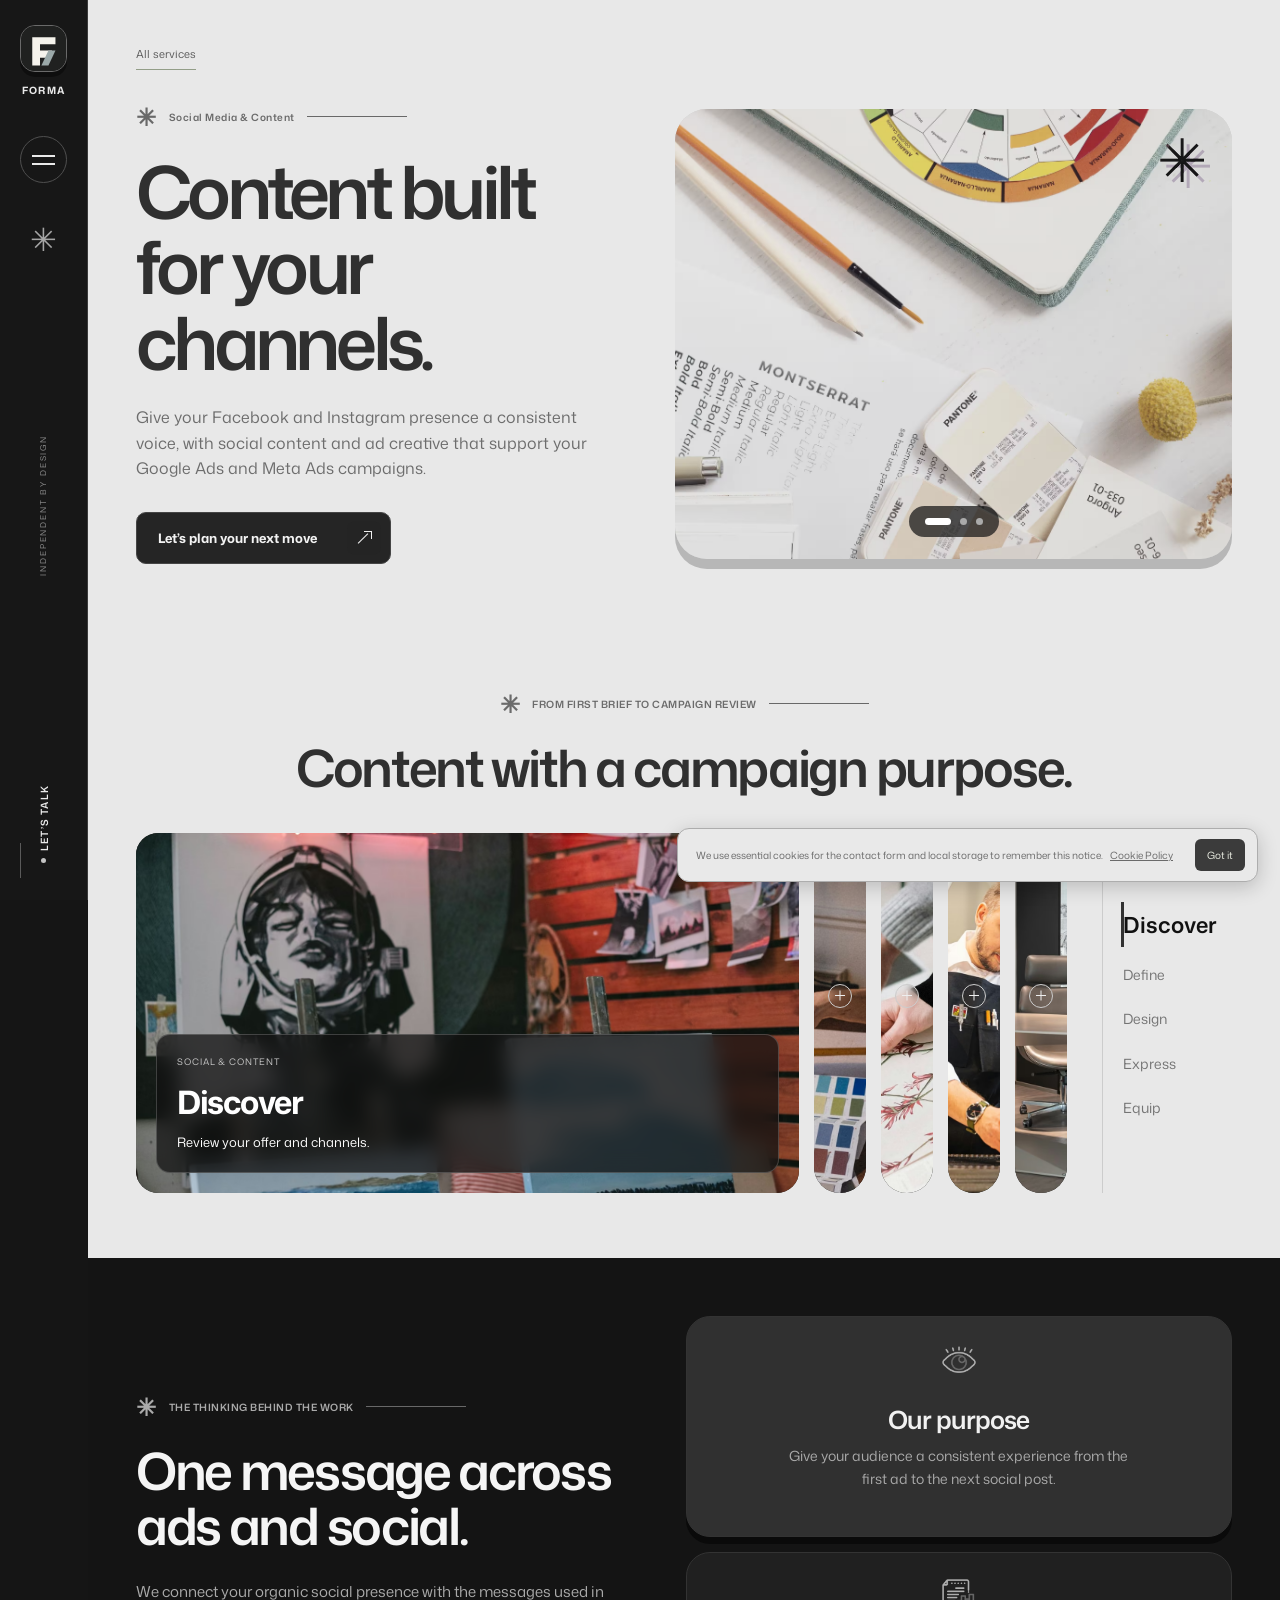
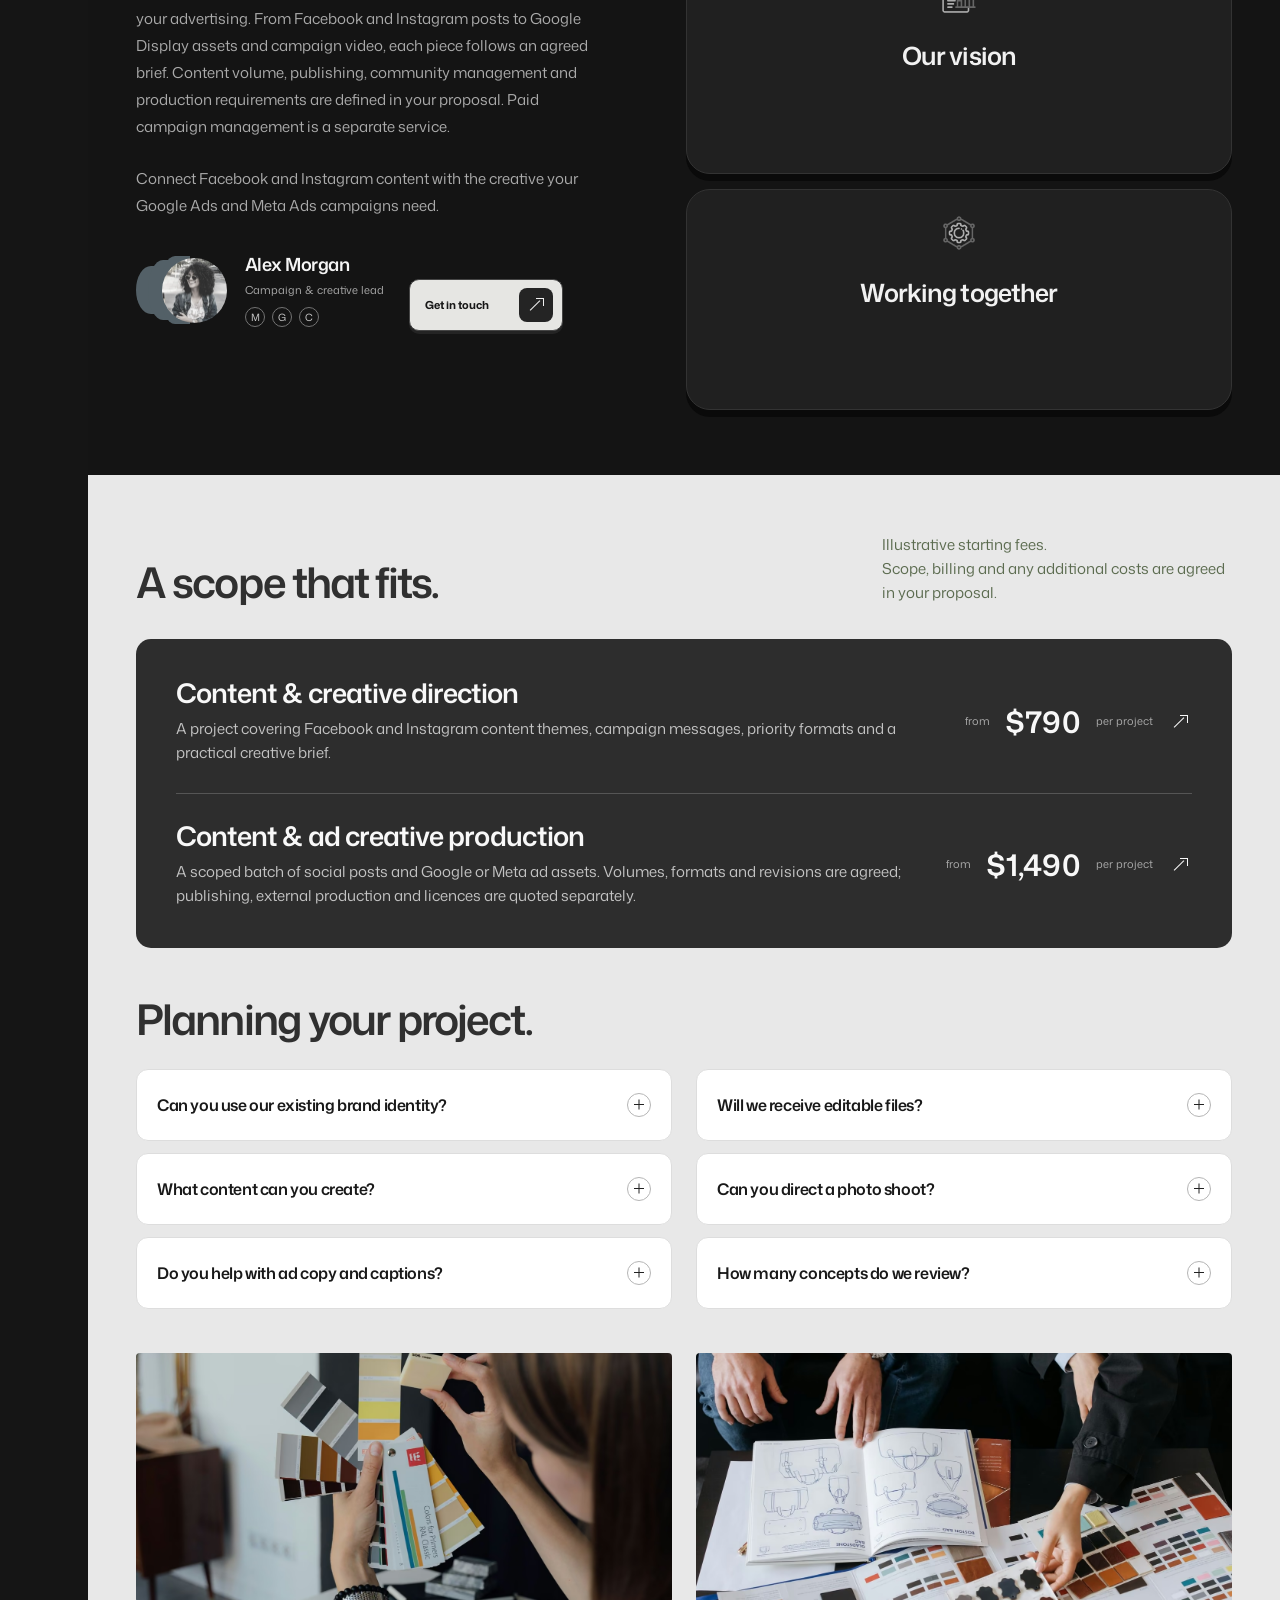
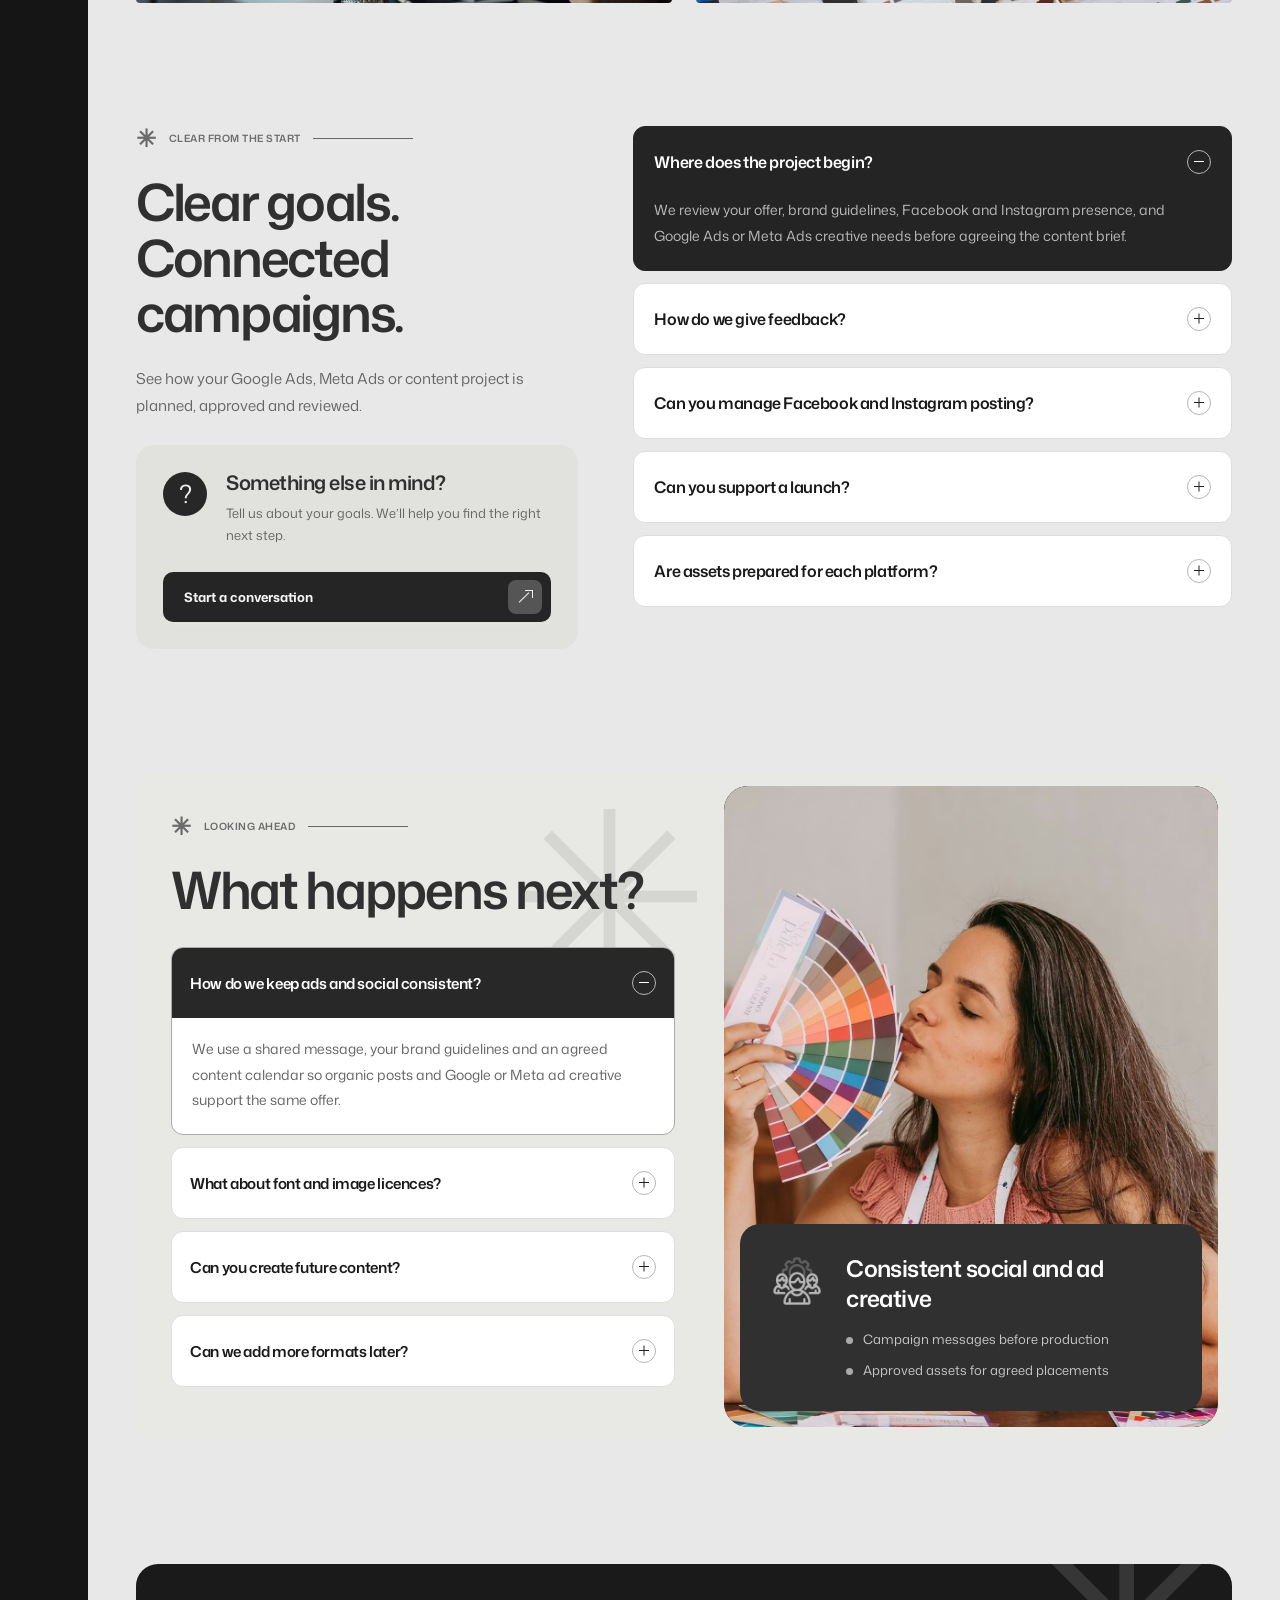
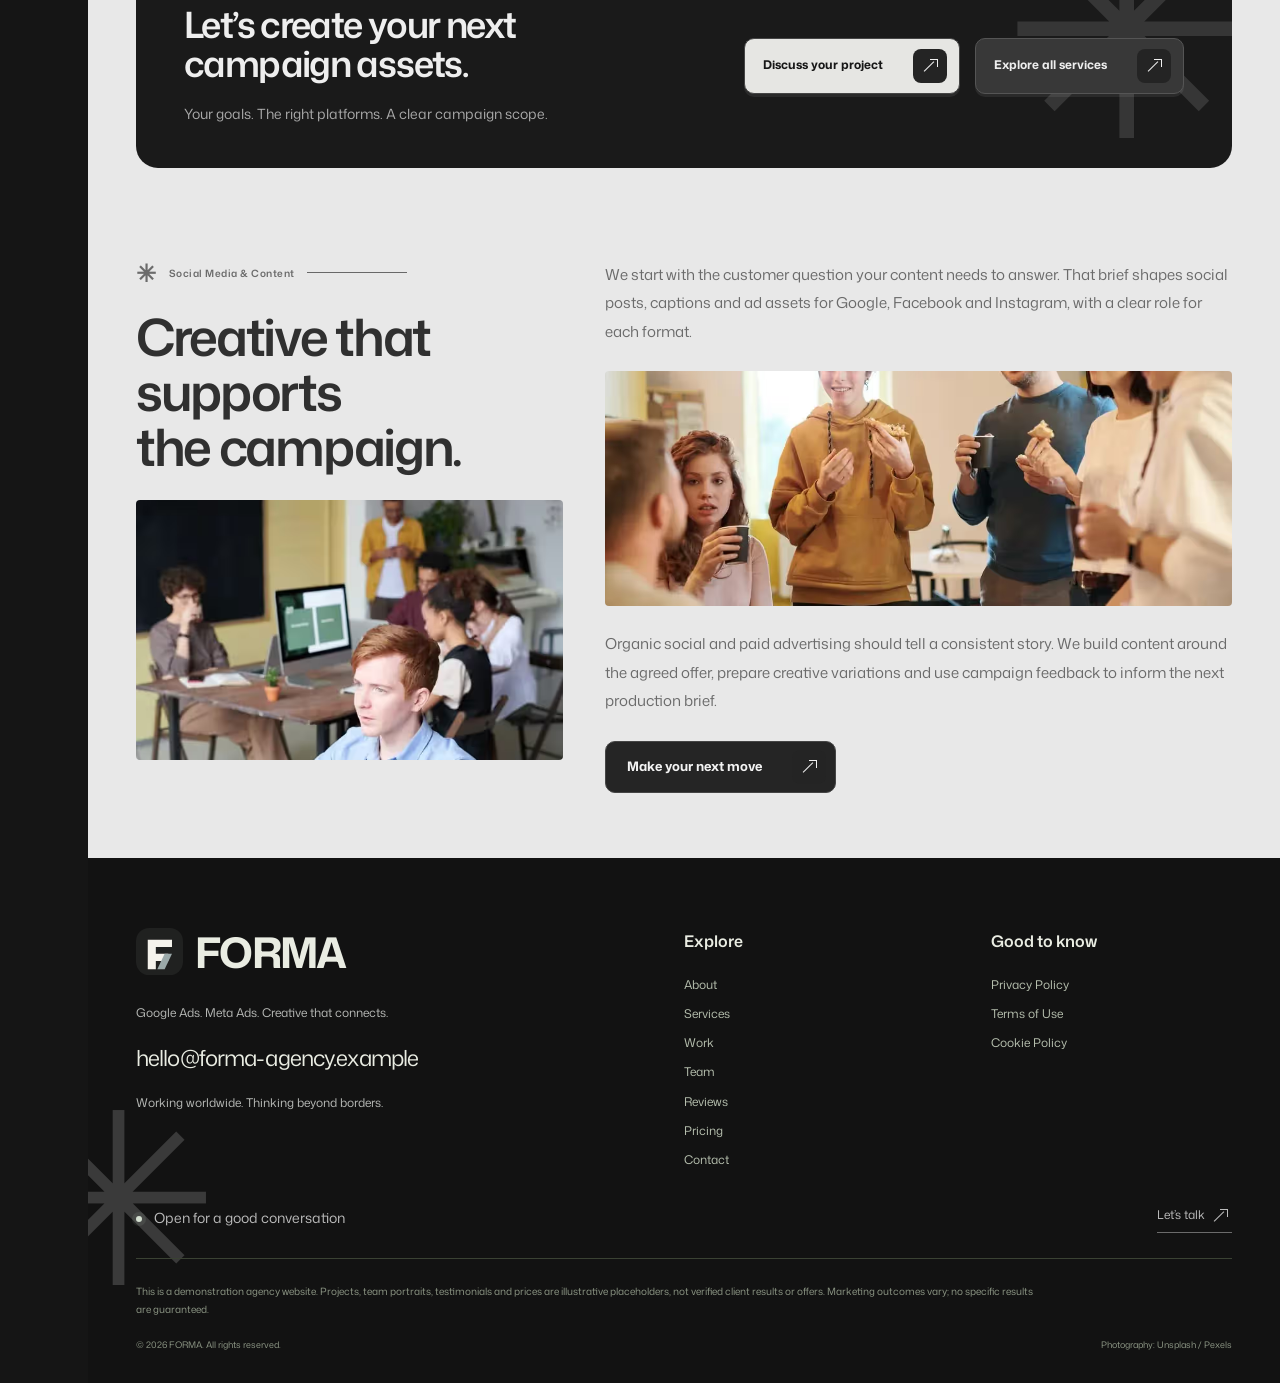
<file: brand-content.html>
<!doctype html><html lang="en"><head><meta charset="UTF-8"><meta name="viewport" content="width=device-width,initial-scale=1"><meta name="theme-color" content="#171817"><meta name="description" content="Facebook and Instagram content, captions, social posts and ad creative for Google Ads and Meta Ads. Explore FORMA’s content planning and production services."><title>Social Media &amp; Content | FORMA — Google Ads &amp; Meta Ads Agency</title><link rel="icon" href="assets/favicon.svg"><link rel="stylesheet" href="assets/swiper.css"><link rel="stylesheet" href="assets/aos.css"><link rel="stylesheet" href="assets/style.css"><link rel="stylesheet" href="assets/design-v2.css"><link rel="stylesheet" href="assets/design-v3.css"><script>document.documentElement.classList.add("is-loading");setTimeout(()=>document.documentElement.classList.remove("is-loading"),2500)</script><script defer src="assets/swiper.js"></script><script defer src="assets/aos.js"></script><script defer src="config/config.js"></script><script defer src="assets/app.js"></script></head><body data-page="brand-content"><div class="page-transition" aria-hidden="true"><div class="loader-orbit"><span></span><span></span><span></span><img data-logo src="assets/logo.svg" alt=""></div><strong data-company>FORMA</strong><span class="loader-caption" data-config="shared.interface.strategy_creative_momentum">GOOGLE ADS · META ADS · CONTENT</span><div class="loader-line"></div></div><header class="rail"><a class="brand" href="index.html" aria-label="Home" data-config="shared.common.home"><img data-logo src="assets/logo.svg" alt=""><span data-company>FORMA</span></a><button class="menu-toggle" aria-expanded="false" aria-controls="site-menu" aria-label="Open navigation"><span></span><span></span></button><a class="rail-mark" href="index.html#services" aria-label="Our expertise" data-config="shared.rail.our_expertise"><span>✳</span></a><span class="rail-note" data-config="shared.rail.independent_by_design">INDEPENDENT BY DESIGN</span><a class="rail-contact" href="index.html#contact" data-config="shared.rail.let_s_talk">LET’S TALK</a></header><dialog id="site-menu"><button class="menu-close" aria-label="Close navigation">×</button><div class="menu-inner"><img class="menu-logo" data-logo src="assets/logo.svg" alt=""><p data-config="shared.site-menu.good_things_start_with_a_conversation">Your next Google Ads or Meta Ads campaign starts here.</p><nav data-nav></nav><a data-email></a><span data-config="shared.site-menu.strategy_creativity_momentum">Google Ads. Meta Ads. Social content.</span></div></dialog><main class="service-page"><section class="service-hero section"><div class="container"><a class="back-link" href="index.html#services" data-config="shared.service_hero.all_expertise">All services</a><div class="two-col"><div><span class="section-label" data-service="brand-content" data-service-field="short">Social Media &amp; Content</span><h1 class="typed-heading" data-type-title data-service="brand-content" data-service-field="title">Content built for your channels.</h1><p data-service="brand-content" data-service-field="intro">Give your Facebook and Instagram presence a consistent voice, with social content and ad creative that support your Google Ads and Meta Ads campaigns.</p><a class="button" href="index.html#contact" data-config="shared.service_hero.let_s_build_your_next_move">Let’s plan your next move<span class="vector-arrow" aria-hidden="true"></span></a></div><div class="service-cover editorial-slideshow" aria-label="Social Media &amp; Content photography slideshow"><img src="assets/brand-hero-1-hq.avif" alt="Typography and colour swatches for a brand identity" class="cover-frame active" width="2400" height="3600" loading="eager" fetchpriority="high" data-config="pages.brand-content.service_hero.typography_and_colour_swatches_for_a_brand_identity"><img src="assets/brand-hero-2-hq.avif" alt="Exploring colour palettes and visual direction" class="cover-frame" width="2400" height="1600" loading="lazy" data-config="pages.brand-content.service_hero.exploring_colour_palettes_and_visual_direction"><img src="assets/brand-hero-3-hq.avif" alt="A designer selecting a brand colour palette" class="cover-frame" width="2400" height="2400" loading="lazy" data-config="pages.brand-content.service_hero.a_designer_selecting_a_brand_colour_palette"><span class="cover-star" aria-hidden="true">✳</span><div class="cover-dots"><button data-cover-slide="0" aria-label="Show photo 1" aria-pressed="true"></button><button data-cover-slide="1" aria-label="Show photo 2" aria-pressed="false"></button><button data-cover-slide="2" aria-label="Show photo 3" aria-pressed="false"></button></div></div></div></div></section><section class="section service-timeline" id="stages"><div class="container" data-aos="fade-up"><div class="center-head"><span class="section-label" data-config="shared.stages.from_first_idea_to_next_chapter">FROM FIRST BRIEF TO CAMPAIGN REVIEW</span><h2 data-config="pages.brand-content.stages.distinctly_unmistakably_you">Content with a campaign purpose.</h2></div><div class="service-journey-layout"><div class="image-accordion"><button class="journey-panel active" data-journey="0" aria-expanded="true" aria-label="Explore Discover"><img src="assets/brand-stage-1.avif" alt="Brand &amp; Content: Discover" class="" loading="lazy" data-config="pages.brand-content.stages.brand_content_discover"><span class="journey-caption" data-config="pages.brand-content.stages.your_next_chapter_discover_find_what_makes_you_different"><small>SOCIAL & CONTENT</small><strong>Discover</strong><span>Review your offer and channels.</span></span><span class="round-plus" aria-hidden="true"></span></button><button class="journey-panel " data-journey="1" aria-expanded="false" aria-label="Explore Define"><img src="assets/brand-stage-2.avif" alt="Brand &amp; Content: Define" class="" loading="lazy" data-config="pages.brand-content.stages.brand_content_define"><span class="journey-caption" data-config="pages.brand-content.stages.your_next_chapter_define_set_a_clear_brand_position"><small>SOCIAL & CONTENT</small><strong>Define</strong><span>Agree messages and formats.</span></span><span class="round-plus" aria-hidden="true"></span></button><button class="journey-panel " data-journey="2" aria-expanded="false" aria-label="Explore Design"><img src="assets/brand-stage-3.avif" alt="Brand &amp; Content: Design" class="" loading="lazy" data-config="pages.brand-content.stages.brand_content_design"><span class="journey-caption" data-config="pages.brand-content.stages.your_next_chapter_design_create_your_visual_language"><small>SOCIAL & CONTENT</small><strong>Design</strong><span>Create posts and ad assets.</span></span><span class="round-plus" aria-hidden="true"></span></button><button class="journey-panel " data-journey="3" aria-expanded="false" aria-label="Explore Express"><img src="assets/brand-stage-4.avif" alt="Brand &amp; Content: Express" class="" loading="lazy" data-config="pages.brand-content.stages.brand_content_express"><span class="journey-caption" data-config="pages.brand-content.stages.your_next_chapter_express_bring_the_story_to_life"><small>SOCIAL & CONTENT</small><strong>Express</strong><span>Publish or hand over approved content.</span></span><span class="round-plus" aria-hidden="true"></span></button><button class="journey-panel " data-journey="4" aria-expanded="false" aria-label="Explore Equip"><img src="assets/brand-stage-5.avif" alt="Brand &amp; Content: Equip" class="" loading="lazy" data-config="pages.brand-content.stages.brand_content_equip"><span class="journey-caption" data-config="pages.brand-content.stages.your_next_chapter_equip_make_consistency_practical"><small>SOCIAL & CONTENT</small><strong>Equip</strong><span>Review and plan the next content.</span></span><span class="round-plus" aria-hidden="true"></span></button></div><nav class="journey-nav" aria-label="Project stages"><button data-journey="0" aria-pressed="true" data-config="shared.common.discover">Discover</button><button data-journey="1" aria-pressed="false" data-config="shared.common.define">Define</button><button data-journey="2" aria-pressed="false" data-config="pages.brand-content.stages.design">Design</button><button data-journey="3" aria-pressed="false" data-config="pages.brand-content.stages.express">Express</button><button data-journey="4" aria-pressed="false" data-config="pages.brand-content.stages.equip">Equip</button></nav></div></div></section><section class="section values-section service-values" id="approach"><div class="container two-col" data-aos="fade-up"><div><span class="section-label" data-config="shared.approach.the_thinking_behind_the_work">THE THINKING BEHIND THE WORK</span><h2 data-config="pages.brand-content.approach.a_clear_identity_a_lasting_impression">One message across ads and social.</h2><p data-service="brand-content" data-service-field="detail">We connect your organic social presence with the messages used in your advertising. From Facebook and Instagram posts to Google Display assets and campaign video, each piece follows an agreed brief. Content volume, publishing, community management and production requirements are defined in your proposal. Paid campaign management is a separate service.</p><p data-config="pages.brand-content.approach.connect_positioning_design_and_content_in_a_brand_system_y">Connect Facebook and Instagram content with the creative your Google Ads and Meta Ads campaigns need.</p><div class="purpose-signature"><div class="founder-profile"><div class="founder-photo"><i></i><i></i><i></i><img src="assets/founder.webp" alt="Illustrative creative lead" class="" loading="lazy" data-config="shared.common.illustrative_creative_lead"></div><div><h3 data-founder-name>Alex Morgan</h3><p data-founder-role>Campaign &amp; creative lead</p><nav aria-label="Explore our disciplines"><a href="social-media.html" aria-label="Meta Ads" data-config="shared.common.s">M</a><a href="paid-advertising.html" aria-label="Google Ads" data-config="shared.common.p">G</a><a href="brand-content.html" aria-label="Social Media &amp; Content" data-config="shared.common.b">C</a></nav></div></div><a class="button" href="index.html#contact" data-config="shared.approach.get_in_touch">Get in touch<span class="vector-arrow" aria-hidden="true"></span></a></div></div><div class="value-stack"><button class="value-card active" data-value="0" aria-expanded="true"><img src="assets/purpose.webp" alt="" data-config="shared.common.img"><h3 data-config="shared.common.our_purpose">Our purpose</h3><p data-config="pages.brand-content.approach.connect_positioning_design_and_content_in_a_brand_system_y_2">Give your audience a consistent experience from the first ad to the next social post.</p></button><button class="value-card " data-value="1" aria-expanded="false"><img src="assets/discover.webp" alt="" data-config="shared.common.img_2"><h3 data-config="shared.approach.our_vision">Our vision</h3><p data-config="pages.brand-content.approach.give_your_business_a_visual_and_verbal_language_that_peopl">Turn your campaign message into useful posts, captions, images and video for the agreed channels.</p></button><button class="value-card " data-value="2" aria-expanded="false"><img src="assets/partnership.webp" alt="" data-config="shared.common.img_6"><h3 data-config="shared.approach.your_partnership">Working together</h3><p data-config="shared.approach.clear_decisions_thoughtful_feedback_and_a_shared_view_of_w">Clear decisions, thoughtful feedback and a shared view of what comes next.</p></button></div></div></section><section class="section service-price-section" id="planning"><div class="container" data-aos="fade-up"><div class="section-head"><h2 data-config="shared.planning.a_scope_that_fits">A scope that fits.</h2><p data-config="shared.planning.illustrative_starting_fees_final_scope_agreed_in_your_prop">Illustrative starting fees.<br>Scope, billing and any additional costs are agreed in your proposal.</p></div><div class="service-price-list"><article><div><h3 data-config="pages.brand-content.planning.brand_direction">Content & creative direction</h3><p data-config="pages.brand-content.planning.positioning_messaging_priorities_and_a_focused_creative_co">A project covering Facebook and Instagram content themes, campaign messages, priority formats and a practical creative brief.</p></div><a href="index.html#contact" aria-label="Ask about Content &amp; creative direction" data-config="shared.planning.ask_about_campaign_foundation"><small data-config="shared.planning.from">from</small><strong data-service-price="0">$790</strong><small>per project</small><span class="vector-arrow" aria-hidden="true"></span></a></article><article><div><h3 data-config="pages.brand-content.planning.identity_content">Content & ad creative production</h3><p data-config="pages.brand-content.planning.a_tailored_identity_system_selected_assets_and_practical_g">A scoped batch of social posts and Google or Meta ad assets. Volumes, formats and revisions are agreed; publishing, external production and licences are quoted separately.</p></div><a href="index.html#contact" aria-label="Ask about Content &amp; ad creative production" data-config="shared.planning.ask_about_campaign_foundation"><small data-config="shared.planning.from">from</small><strong data-service-price="1">$1490</strong><small>per project</small><span class="vector-arrow" aria-hidden="true"></span></a></article></div><h2 class="planning-title" data-config="shared.planning.planning_your_project">Planning your project.</h2><div class="faq-columns"><div class="accordions"><details><summary data-config="pages.brand-content.planning.can_you_refresh_an_existing_brand">Can you use our existing brand identity?<span class="round-plus" aria-hidden="true"></span></summary><div class="answer"><p data-config="pages.brand-content.planning.yes_we_can_preserve_the_elements_that_still_work_and_evolv">Yes. We work with your brand guidelines and existing assets to keep Facebook, Instagram and ad creative consistent. A full rebrand or logo redesign is outside the core content scope.</p></div></details><details><summary data-config="pages.brand-content.planning.what_is_included_in_an_identity">What content can you create?<span class="round-plus" aria-hidden="true"></span></summary><div class="answer"><p data-config="pages.brand-content.planning.the_proposal_defines_the_logo_work_typography_colour_syste">Facebook and Instagram posts, captions, short-form video, Meta ad creative and assets for Google Display or YouTube can be scoped. Your proposal defines formats, quantities and production requirements.</p></div></details><details><summary data-config="pages.brand-content.planning.do_you_help_with_messaging">Do you help with ad copy and captions?<span class="round-plus" aria-hidden="true"></span></summary><div class="answer"><p data-config="pages.brand-content.planning.positioning_tone_of_voice_and_key_messages_can_be_develope">Yes. We can develop campaign messages, social captions and ad copy around your offer, audience and existing tone of voice.</p></div></details></div><div class="accordions"><details><summary data-config="pages.brand-content.planning.will_we_receive_editable_files">Will we receive editable files?<span class="round-plus" aria-hidden="true"></span></summary><div class="answer"><p data-config="pages.brand-content.planning.file_formats_and_editable_deliverables_are_agreed_before_t">File formats and editable deliverables are agreed before the project begins.</p></div></details><details><summary data-config="pages.brand-content.planning.can_you_direct_a_photo_shoot">Can you direct a photo shoot?<span class="round-plus" aria-hidden="true"></span></summary><div class="answer"><p data-config="pages.brand-content.planning.art_direction_and_production_planning_can_be_included_with">Creative direction and shot planning can be included for campaign and social content. Photography, filming, talent and other production costs are scoped separately.</p></div></details><details><summary data-config="pages.brand-content.planning.how_many_concepts_do_we_review">How many concepts do we review?<span class="round-plus" aria-hidden="true"></span></summary><div class="answer"><p data-config="pages.brand-content.planning.the_number_of_creative_routes_and_review_rounds_is_set_out">The number of creative routes and review rounds is set out clearly in your proposal.</p></div></details></div></div><div class="service-photo-pair"><img src="assets/brand-detail-1.avif" alt="Brand &amp; Content project detail" class="" loading="lazy" data-config="pages.brand-content.planning.brand_content_project_detail"><img src="assets/brand-detail-2.avif" alt="Brand &amp; Content creative process" class="" loading="lazy" data-config="pages.brand-content.planning.brand_content_creative_process"></div></div></section><section class="section service-working" id="working"><div class="container two-col" data-aos="fade-up"><div class="working-intro"><span class="section-label" data-config="shared.working.clear_from_the_start">CLEAR FROM THE START</span><h2 data-config="shared.working.better_work_built_together">Clear goals.<br>Connected campaigns.</h2><p data-config="shared.working.understand_how_the_project_takes_shape_where_your_input_ma">See how your Google Ads, Meta Ads or content project is planned, approved and reviewed.</p><div class="question-card"><span class="question-symbol">?</span><div><h3 data-config="shared.working.something_else_in_mind">Something else in mind?</h3><p data-config="shared.working.tell_us_about_your_goals_we_ll_help_you_find_the_right_nex">Tell us about your goals. We’ll help you find the right next step.</p></div><a class="button" href="index.html#contact" data-config="shared.working.start_a_conversation">Start a conversation<span class="vector-arrow" aria-hidden="true"></span></a></div></div><div class="accordions"><details open><summary data-config="pages.brand-content.working.where_does_the_project_begin">Where does the project begin?<span class="round-plus" aria-hidden="true"></span></summary><div class="answer"><p data-config="pages.brand-content.working.we_explore_your_business_audience_competitors_and_ambition">We review your offer, brand guidelines, Facebook and Instagram presence, and Google Ads or Meta Ads creative needs before agreeing the content brief.</p></div></details><details><summary data-config="pages.brand-content.working.how_do_we_give_feedback">How do we give feedback?<span class="round-plus" aria-hidden="true"></span></summary><div class="answer"><p data-config="pages.brand-content.working.we_use_agreed_review_stages_and_a_consolidated_feedback_pr">We use agreed review stages and a consolidated feedback process to keep decisions clear.</p></div></details><details><summary data-config="pages.brand-content.working.can_our_team_join_workshops">Can you manage Facebook and Instagram posting?<span class="round-plus" aria-hidden="true"></span></summary><div class="answer"><p data-config="pages.brand-content.working.yes_the_right_internal_perspectives_help_us_build_a_brand_">Yes. A content calendar, publishing and community management can be added to the scope. We agree post volumes, approval dates, response coverage and account permissions first.</p></div></details><details><summary data-config="pages.brand-content.working.can_you_support_a_launch">Can you support a launch?<span class="round-plus" aria-hidden="true"></span></summary><div class="answer"><p data-config="pages.brand-content.working.we_can_create_campaign_assets_and_a_rollout_plan_around_th">Yes. We can prepare the social content, ad copy, images and video for an agreed Google Ads or Meta Ads launch. Paid campaign setup and management are separate services.</p></div></details><details><summary data-config="pages.brand-content.working.will_the_brand_work_digitally">Are assets prepared for each platform?<span class="round-plus" aria-hidden="true"></span></summary><div class="answer"><p data-config="pages.brand-content.working.we_consider_practical_use_across_screens_content_formats_a">We prepare approved assets for the agreed Google, Facebook and Instagram placements, checking the required formats before handover.</p></div></details></div></div></section><section class="section service-after" id="next"><div class="container" data-aos="fade-up"><div class="after-layout"><div class="after-copy"><span class="section-label" data-config="shared.next.looking_ahead">LOOKING AHEAD</span><h2 data-config="shared.next.what_happens_next">What happens next?</h2><div class="accordions"><details open><summary data-config="pages.brand-content.next.how_do_we_keep_the_brand_consistent">How do we keep ads and social consistent?<span class="round-plus" aria-hidden="true"></span></summary><div class="answer"><p data-config="pages.brand-content.next.clear_guidelines_and_practical_templates_help_your_team_ma">We use a shared message, your brand guidelines and an agreed content calendar so organic posts and Google or Meta ad creative support the same offer.</p></div></details><details><summary data-config="pages.brand-content.next.what_about_font_and_image_licences">What about font and image licences?<span class="round-plus" aria-hidden="true"></span></summary><div class="answer"><p data-config="pages.brand-content.next.we_identify_relevant_third_party_assets_and_explain_the_li">We identify relevant third-party assets and explain the licences you will need to maintain.</p></div></details><details><summary data-config="pages.brand-content.next.can_you_create_future_content">Can you create future content?<span class="round-plus" aria-hidden="true"></span></summary><div class="answer"><p data-config="pages.brand-content.next.yes_ongoing_production_can_be_scoped_around_the_identity_a">Yes. Ongoing Facebook and Instagram content, fresh ad assets and creative variations can be scoped around campaign priorities.</p></div></details><details><summary data-config="pages.brand-content.next.can_we_extend_the_identity_later">Can we add more formats later?<span class="round-plus" aria-hidden="true"></span></summary><div class="answer"><p data-config="pages.brand-content.next.a_considered_brand_system_gives_us_a_foundation_for_adding">Yes. We can add social or ad formats as your Google Ads and Meta Ads requirements evolve. Additional volumes and production costs are agreed before work begins.</p></div></details></div></div><div class="after-photo"><img src="assets/brand-feature.avif" alt="Brand &amp; Content specialist at work" class="" loading="lazy" data-config="pages.brand-content.next.brand_content_specialist_at_work"><div class="after-badge"><img src="assets/teamwork.webp" alt="" data-config="shared.common.img_3"><div><h3 data-config="pages.brand-content.next.one_distinctive_brand_language">Consistent social and ad creative</h3><ul><li data-config="pages.brand-content.next.positioning_before_decoration">Campaign messages before production</li><li data-config="pages.brand-content.next.practical_tools_for_your_team">Approved assets for agreed placements</li></ul></div></div></div></div></div></section><section class="section service-banner" id="start"><div class="container" data-aos="fade-up"><div class="service-banner-inner"><div><h2 data-config="pages.brand-content.start.give_your_next_chapter_a_voice">Let’s create your next campaign assets.</h2><p data-config="shared.start.a_focused_brief_a_tailored_proposal_a_clear_next_step">Your goals. The right platforms. A clear campaign scope.</p></div><div><a class="button" href="index.html#contact" data-config="shared.start.discuss_your_project">Discuss your project<span class="vector-arrow" aria-hidden="true"></span></a><a class="button" href="index.html#services" data-config="shared.start.explore_all_services">Explore all services<span class="vector-arrow" aria-hidden="true"></span></a></div><span aria-hidden="true">✳</span></div></div></section><section class="section service-editorial" id="creative"><div class="container editorial-grid" data-aos="fade-up"><div><span class="section-label" data-service="brand-content" data-service-field="short">Social Media &amp; Content</span><h2 data-config="pages.brand-content.creative.a_story_with_substance">Creative that supports the campaign.</h2><img src="assets/brand-editorial-1.avif" alt="Brand &amp; Content creative detail" class="" loading="lazy" data-config="pages.brand-content.creative.brand_content_creative_detail"></div><div><p data-config="pages.brand-content.creative.we_look_beyond_the_surface_to_understand_what_your_busines">We start with the customer question your content needs to answer. That brief shapes social posts, captions and ad assets for Google, Facebook and Instagram, with a clear role for each format.</p><img src="assets/brand-editorial-2.avif" alt="Brand &amp; Content collaboration" class="" loading="lazy" data-config="pages.brand-content.creative.brand_content_collaboration"><p data-config="pages.brand-content.creative.from_a_first_introduction_to_a_detailed_campaign_your_bran">Organic social and paid advertising should tell a consistent story. We build content around the agreed offer, prepare creative variations and use campaign feedback to inform the next production brief.</p><a class="button" href="index.html#contact" data-config="shared.creative.make_your_next_move">Make your next move<span class="vector-arrow" aria-hidden="true"></span></a></div></div></section></main><footer><div class="container"><div class="footer-top"><div><a class="brand" href="index.html" data-config="shared.common.home"><img data-logo src="assets/logo.svg" alt=""><span data-company>FORMA</span></a><p data-footer-tagline>Google Ads. Meta Ads. Creative that connects.</p><a class="email" data-email></a><p data-address></p></div><div><h3 data-config="shared.item.explore">Explore</h3><nav data-nav></nav></div><div><h3 data-config="shared.item.good_to_know">Good to know</h3><nav><a href="privacy.html" data-config="shared.item.privacy_policy">Privacy Policy</a><a href="terms.html" data-config="shared.item.terms_of_use">Terms of Use</a><a href="cookies.html" data-config="shared.item.cookie_policy">Cookie Policy</a></nav><div class="social-links" data-social></div></div></div><div class="footer-availability"><span class="live-dot"></span> Open for a good conversation <a href="index.html#contact" data-config="shared.item.let_s_talk">Let’s talk <span class="vector-arrow" aria-hidden="true"></span></a></div><div class="footer-bottom"><p data-disclaimer></p><div><span>© <span data-year></span> <span data-company></span>. <span data-copyright></span></span><span class="photo-credits" data-config="shared.item.photography_unsplash_pexels">Photography: <a href="https://unsplash.com" target="_blank" rel="noopener">Unsplash</a> / <a href="https://www.pexels.com" target="_blank" rel="noopener">Pexels</a></span></div></div></div><span class="footer-spark" aria-hidden="true">✳</span></footer><aside class="cookie-card" aria-label="Privacy notice" hidden><p data-config="shared.interface.just_the_essentials_our_privacy_policy">We use essential cookies for the contact form and local storage to remember this notice. <a href="cookies.html">Cookie Policy</a></p><button data-cookie-accept data-config="shared.interface.got_it">Got it</button></aside><noscript><div class="noscript">Please enable JavaScript to load site settings and use the contact form.</div></noscript></body></html>
</file>
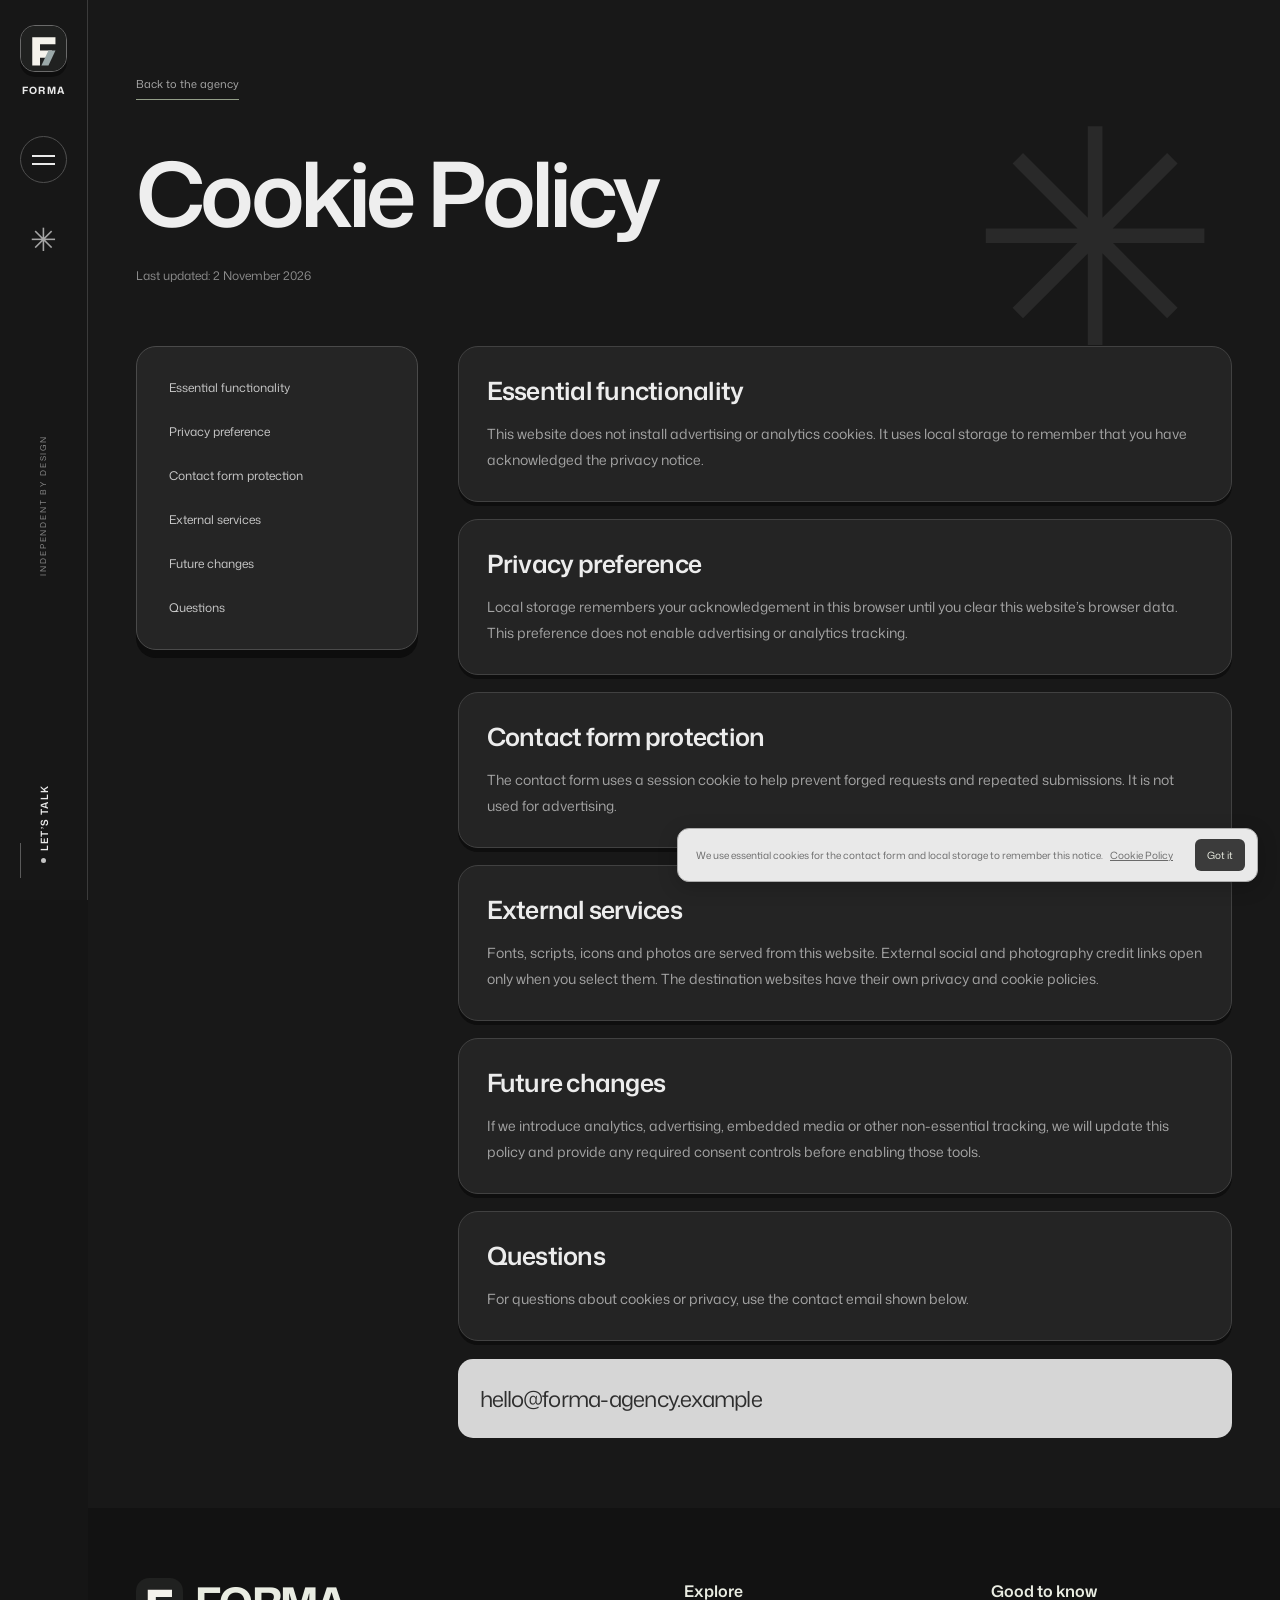
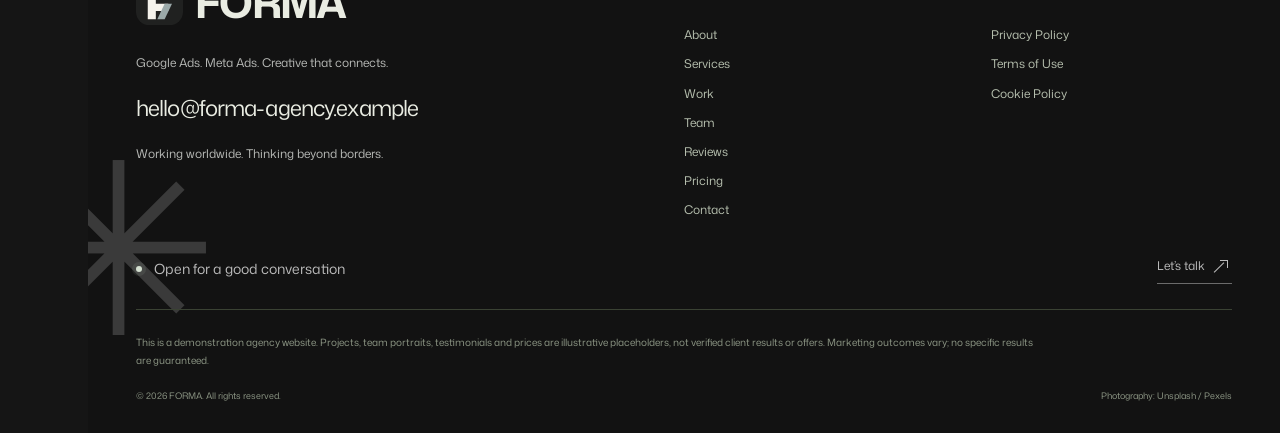
<file: cookies.html>
<!doctype html><html lang="en"><head><meta charset="UTF-8"><meta name="viewport" content="width=device-width,initial-scale=1"><meta name="theme-color" content="#171817"><meta name="description" content="How the FORMA website uses essential contact form cookies and local storage, with information about external links and browser preferences."><title>Cookie Policy | FORMA — Google Ads &amp; Meta Ads Agency</title><link rel="icon" href="assets/favicon.svg"><link rel="stylesheet" href="assets/swiper.css"><link rel="stylesheet" href="assets/aos.css"><link rel="stylesheet" href="assets/style.css"><link rel="stylesheet" href="assets/design-v2.css"><link rel="stylesheet" href="assets/design-v3.css"><script>document.documentElement.classList.add("is-loading");setTimeout(()=>document.documentElement.classList.remove("is-loading"),2500)</script><script defer src="assets/swiper.js"></script><script defer src="assets/aos.js"></script><script defer src="config/config.js"></script><script defer src="assets/app.js"></script></head><body data-page="cookies"><div class="page-transition" aria-hidden="true"><div class="loader-orbit"><span></span><span></span><span></span><img data-logo src="assets/logo.svg" alt=""></div><strong data-company>FORMA</strong><span class="loader-caption" data-config="shared.interface.strategy_creative_momentum">GOOGLE ADS · META ADS · CONTENT</span><div class="loader-line"></div></div><header class="rail"><a class="brand" href="index.html" aria-label="Home" data-config="shared.common.home"><img data-logo src="assets/logo.svg" alt=""><span data-company>FORMA</span></a><button class="menu-toggle" aria-expanded="false" aria-controls="site-menu" aria-label="Open navigation"><span></span><span></span></button><a class="rail-mark" href="index.html#services" aria-label="Our expertise" data-config="shared.rail.our_expertise"><span>✳</span></a><span class="rail-note" data-config="shared.rail.independent_by_design">INDEPENDENT BY DESIGN</span><a class="rail-contact" href="index.html#contact" data-config="shared.rail.let_s_talk">LET’S TALK</a></header><dialog id="site-menu"><button class="menu-close" aria-label="Close navigation">×</button><div class="menu-inner"><img class="menu-logo" data-logo src="assets/logo.svg" alt=""><p data-config="shared.site-menu.good_things_start_with_a_conversation">Your next Google Ads or Meta Ads campaign starts here.</p><nav data-nav></nav><a data-email></a><span data-config="shared.site-menu.strategy_creativity_momentum">Google Ads. Meta Ads. Social content.</span></div></dialog><main class="legal-page section"><div class="container"><a class="back-link" href="index.html" data-config="shared.interface.back_to_the_agency">Back to the agency</a><h1 data-config="pages.cookies.interface.cookie_policy">Cookie Policy</h1><p class="legal-intro" data-config="shared.interface.last_updated_2_november_2026">Last updated: 2 November 2026</p><div class="legal-layout"><nav><a href="#policy-0" data-config="pages.cookies.interface.essential_functionality">Essential functionality</a><a href="#policy-1" data-config="pages.cookies.interface.privacy_preference">Privacy preference</a><a href="#policy-2" data-config="pages.cookies.interface.contact_form_protection">Contact form protection</a><a href="#policy-3" data-config="pages.cookies.interface.external_services">External services</a><a href="#policy-4" data-config="pages.cookies.interface.future_changes">Future changes</a><a href="#policy-5" data-config="pages.cookies.interface.questions">Questions</a></nav><div><section id="policy-0"><h2 data-config="pages.cookies.policy-0.essential_functionality">Essential functionality</h2><p data-config="pages.cookies.policy-0.this_website_does_not_install_advertising_or_analytics_coo">This website does not install advertising or analytics cookies. It uses local storage to remember that you have acknowledged the privacy notice.</p></section><section id="policy-1"><h2 data-config="pages.cookies.policy-1.privacy_preference">Privacy preference</h2><p data-config="pages.cookies.policy-1.the_browser_key_forma_privacy_stores_your_acknowledgement_">Local storage remembers your acknowledgement in this browser until you clear this website’s browser data. This preference does not enable advertising or analytics tracking.</p></section><section id="policy-2"><h2 data-config="pages.cookies.policy-2.contact_form_protection">Contact form protection</h2><p data-config="pages.cookies.policy-2.on_php_hosting_the_contact_endpoint_uses_an_essential_sess">The contact form uses a session cookie to help prevent forged requests and repeated submissions. It is not used for advertising.</p></section><section id="policy-3"><h2 data-config="pages.cookies.policy-3.external_services">External services</h2><p data-config="pages.cookies.policy-3.fonts_scripts_icons_and_photos_are_served_locally_in_the_s">Fonts, scripts, icons and photos are served from this website. External social and photography credit links open only when you select them. The destination websites have their own privacy and cookie policies.</p></section><section id="policy-4"><h2 data-config="pages.cookies.policy-4.future_changes">Future changes</h2><p data-config="pages.cookies.policy-4.if_analytics_advertising_embedded_media_or_other_non_essen">If we introduce analytics, advertising, embedded media or other non-essential tracking, we will update this policy and provide any required consent controls before enabling those tools.</p></section><section id="policy-5"><h2 data-config="pages.cookies.policy-5.questions">Questions</h2><p data-config="pages.cookies.policy-5.for_questions_about_cookies_or_privacy_use_the_contact_ema">For questions about cookies or privacy, use the contact email shown below.</p></section><a class="email" data-email></a></div></div></div></main><footer><div class="container"><div class="footer-top"><div><a class="brand" href="index.html" data-config="shared.common.home"><img data-logo src="assets/logo.svg" alt=""><span data-company>FORMA</span></a><p data-footer-tagline>Google Ads. Meta Ads. Creative that connects.</p><a class="email" data-email></a><p data-address></p></div><div><h3 data-config="shared.item.explore">Explore</h3><nav data-nav></nav></div><div><h3 data-config="shared.item.good_to_know">Good to know</h3><nav><a href="privacy.html" data-config="shared.item.privacy_policy">Privacy Policy</a><a href="terms.html" data-config="shared.item.terms_of_use">Terms of Use</a><a href="cookies.html" data-config="shared.item.cookie_policy">Cookie Policy</a></nav><div class="social-links" data-social></div></div></div><div class="footer-availability"><span class="live-dot"></span> Open for a good conversation <a href="index.html#contact" data-config="shared.item.let_s_talk">Let’s talk <span class="vector-arrow" aria-hidden="true"></span></a></div><div class="footer-bottom"><p data-disclaimer></p><div><span>© <span data-year></span> <span data-company></span>. <span data-copyright></span></span><span class="photo-credits" data-config="shared.item.photography_unsplash_pexels">Photography: <a href="https://unsplash.com" target="_blank" rel="noopener">Unsplash</a> / <a href="https://www.pexels.com" target="_blank" rel="noopener">Pexels</a></span></div></div></div><span class="footer-spark" aria-hidden="true">✳</span></footer><aside class="cookie-card" aria-label="Privacy notice" hidden><p data-config="shared.interface.just_the_essentials_our_privacy_policy">We use essential cookies for the contact form and local storage to remember this notice. <a href="cookies.html">Cookie Policy</a></p><button data-cookie-accept data-config="shared.interface.got_it">Got it</button></aside><noscript><div class="noscript">Please enable JavaScript to load site settings and use the contact form.</div></noscript></body></html>
</file>
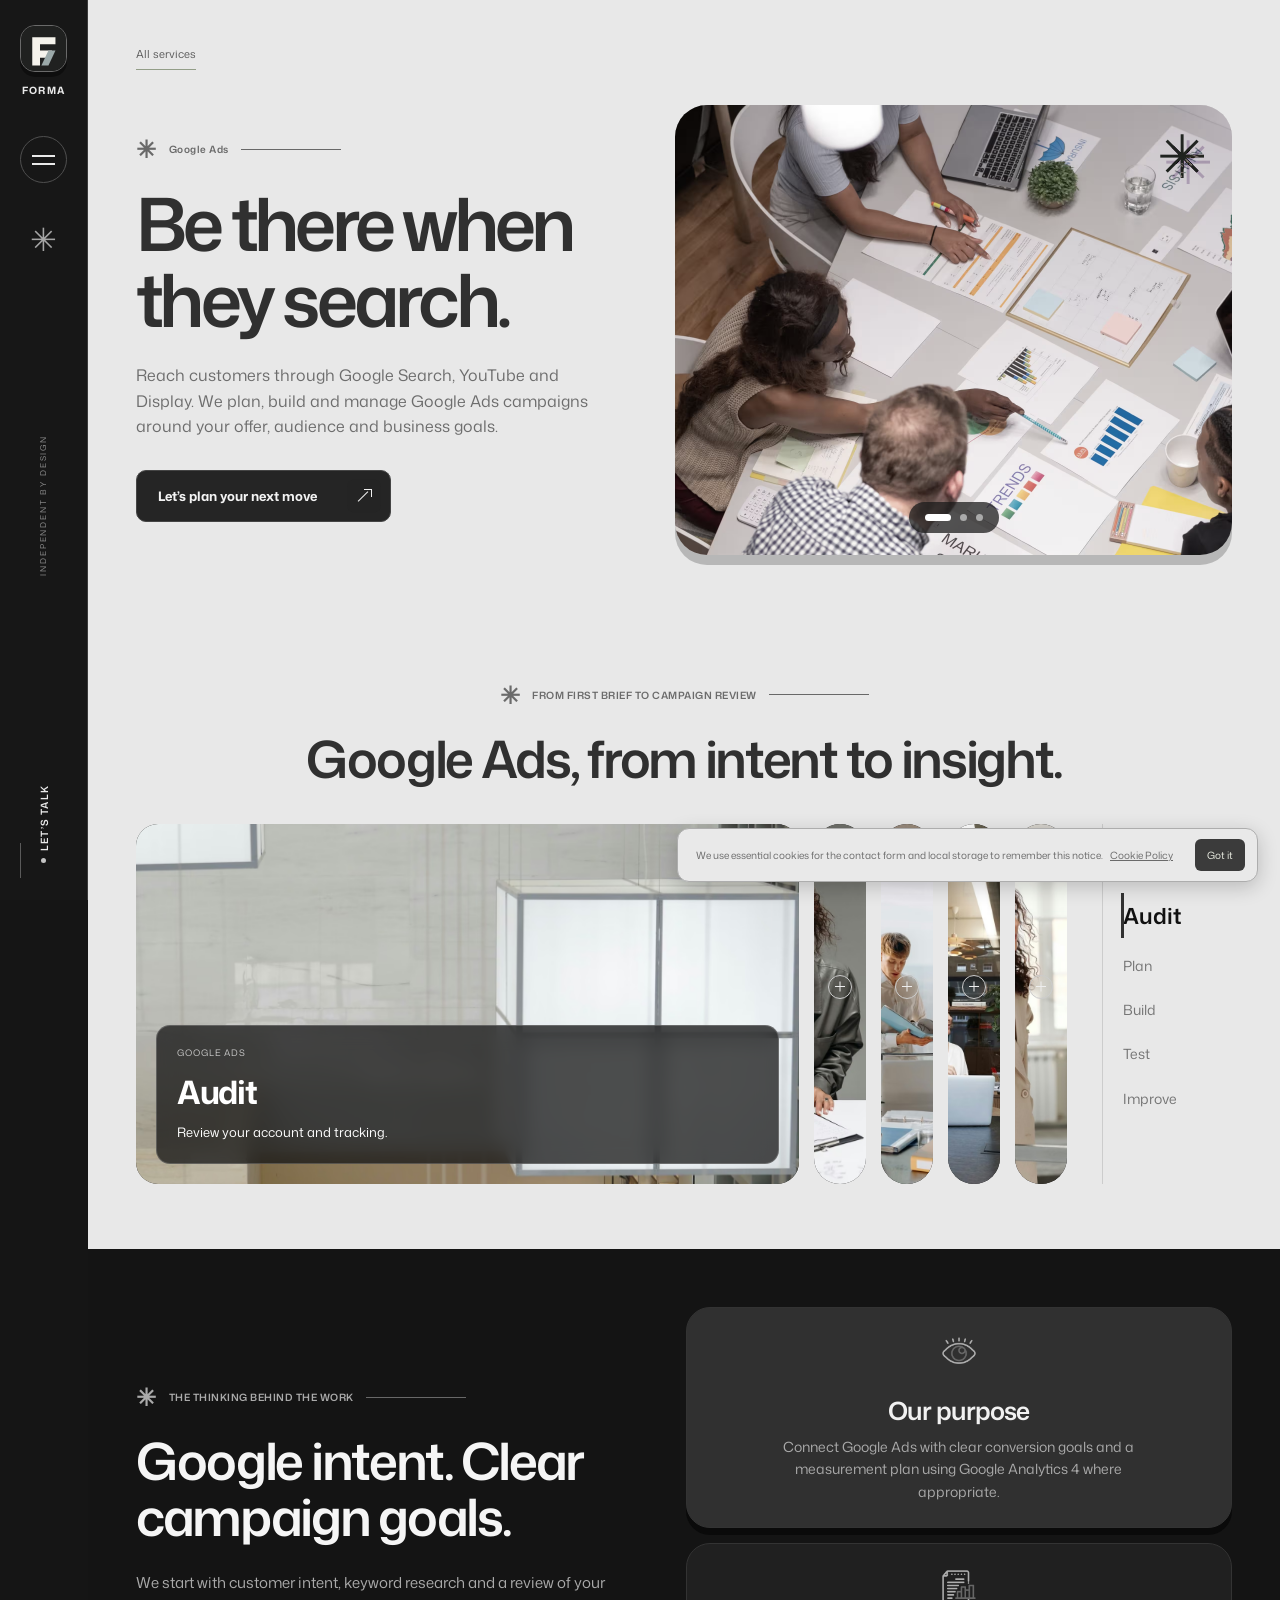
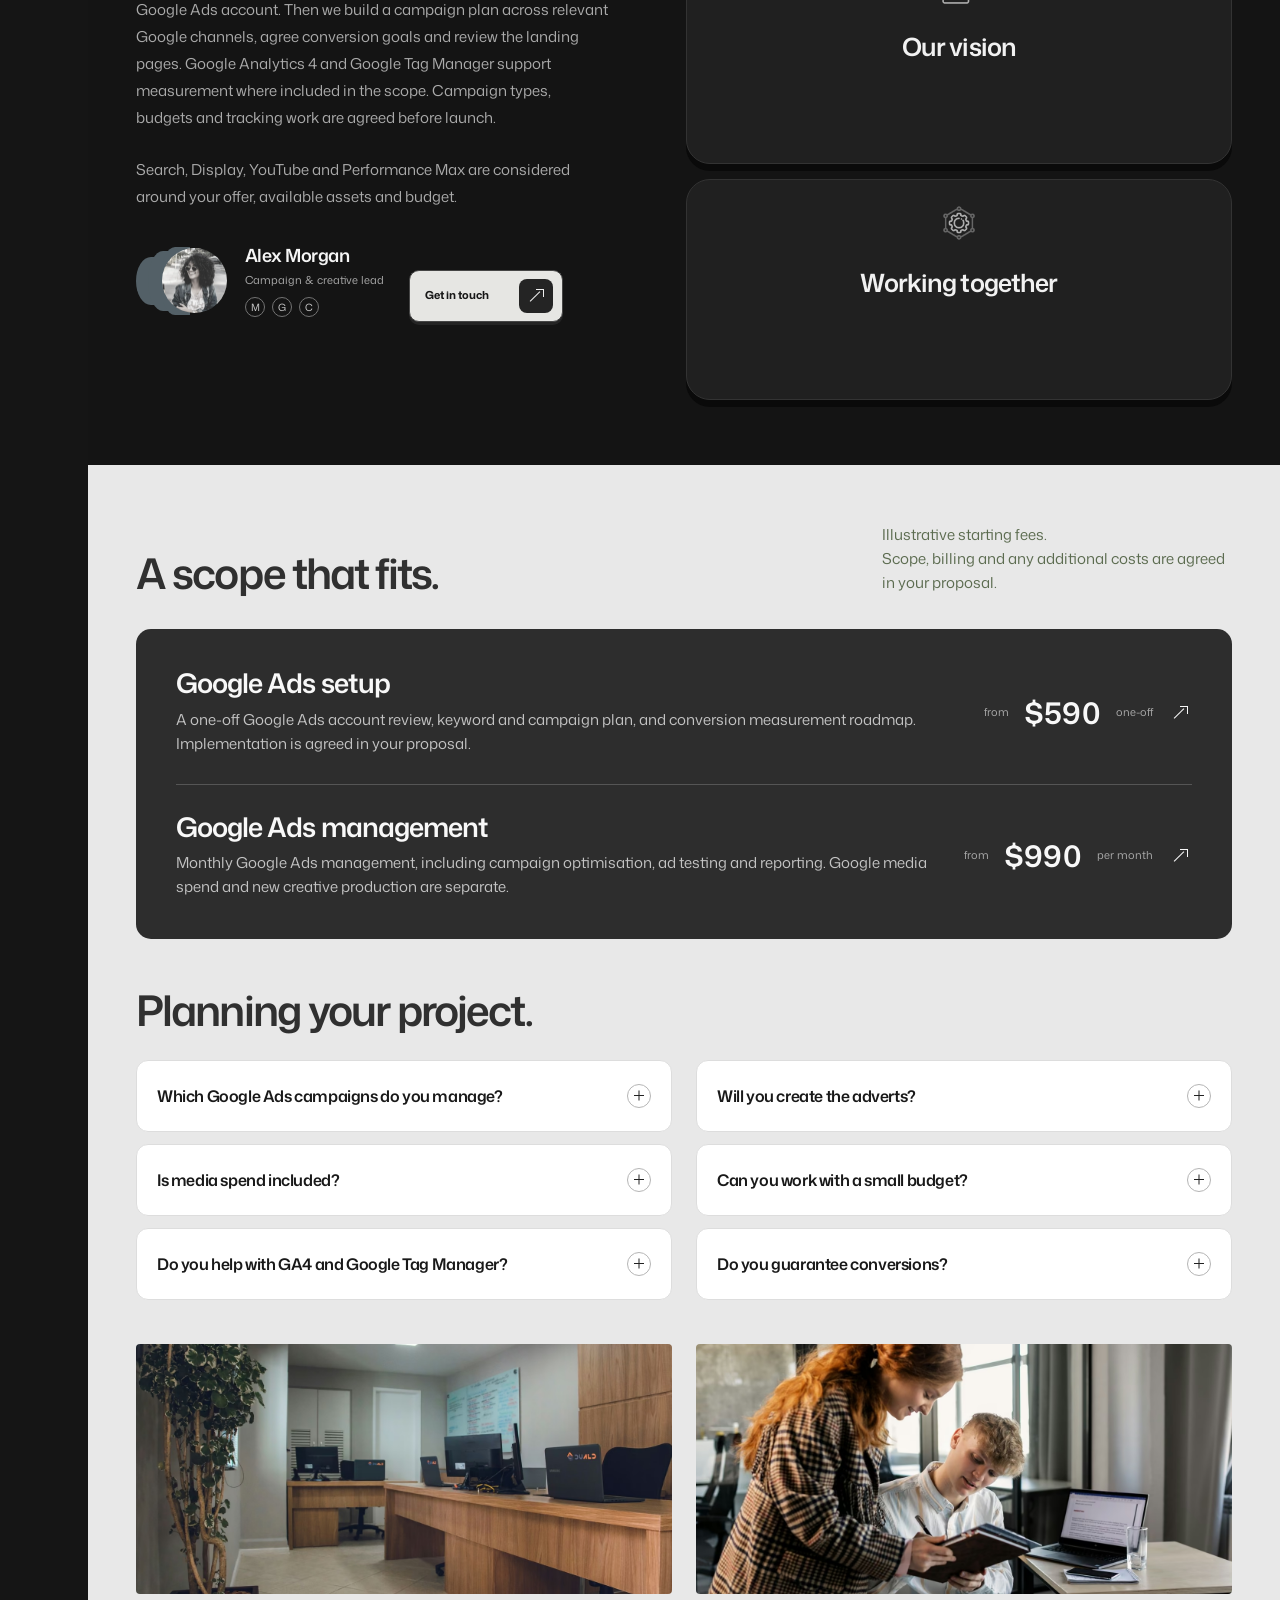
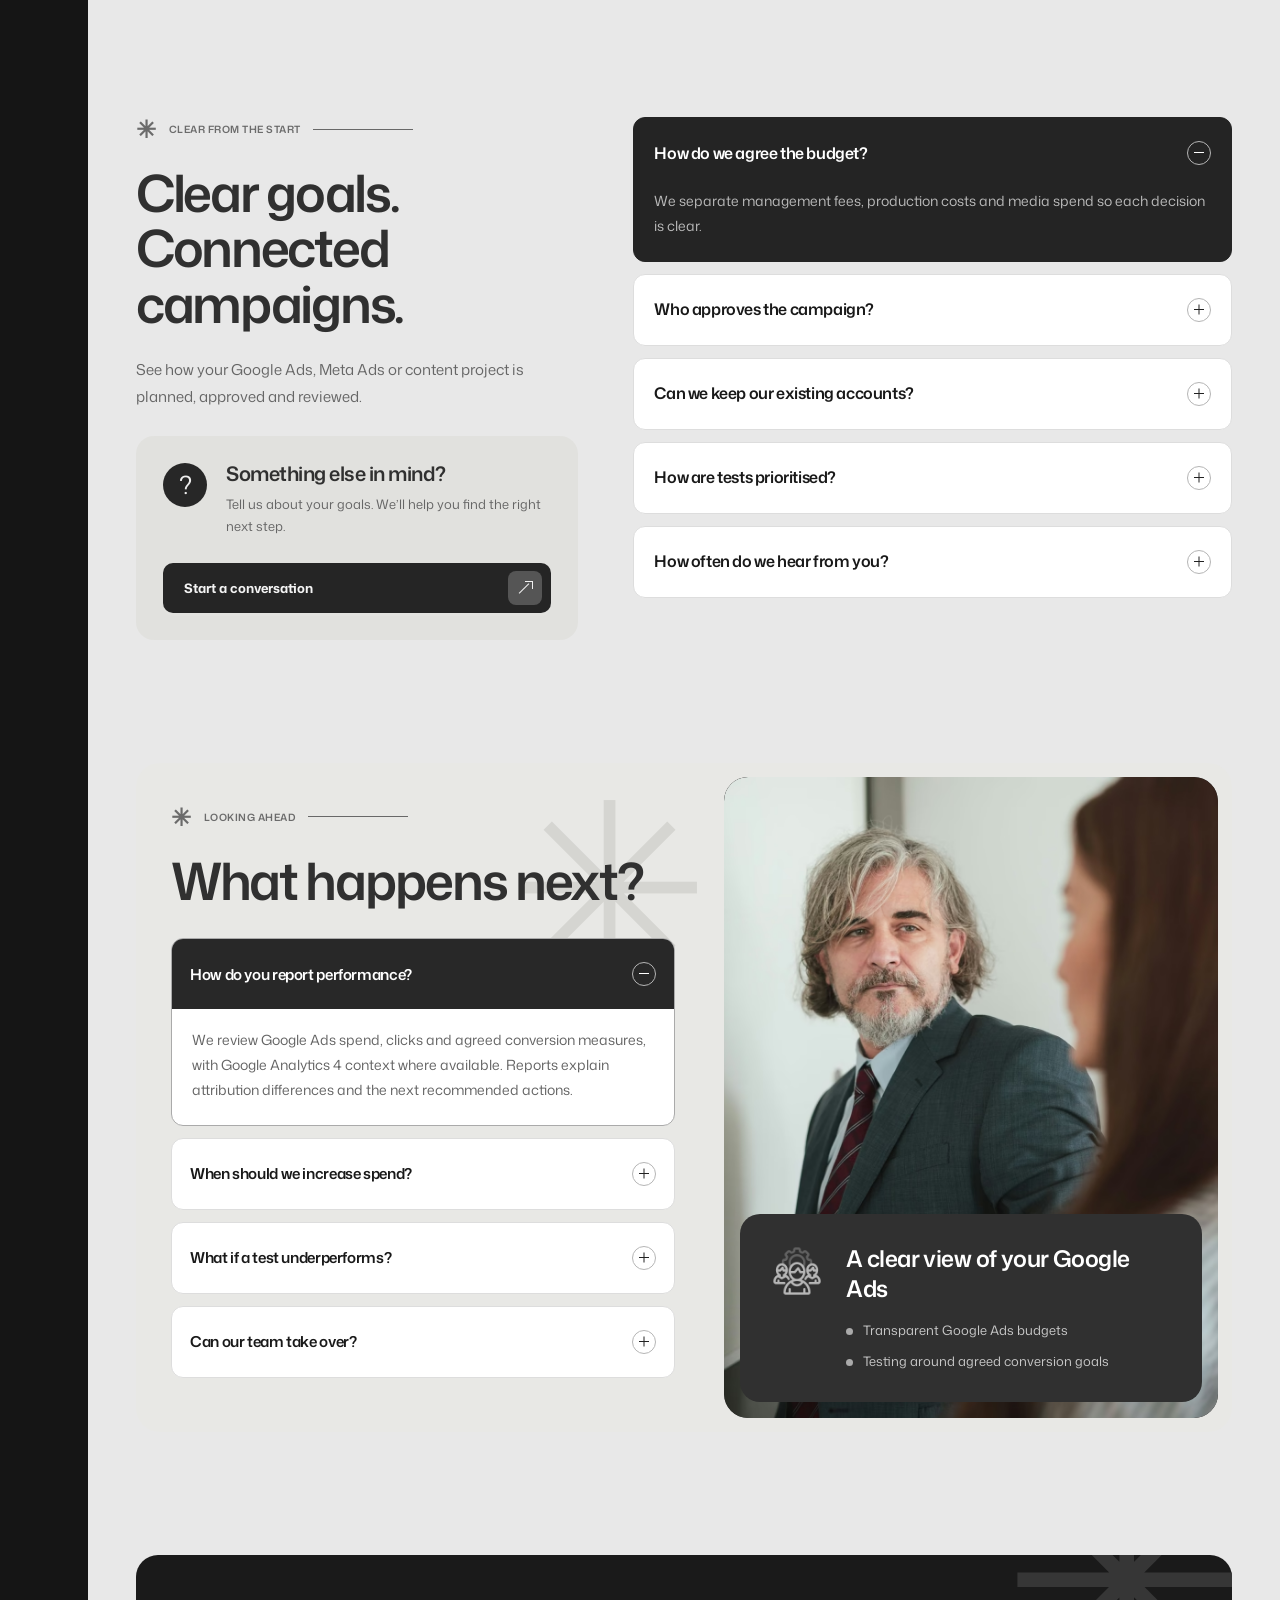
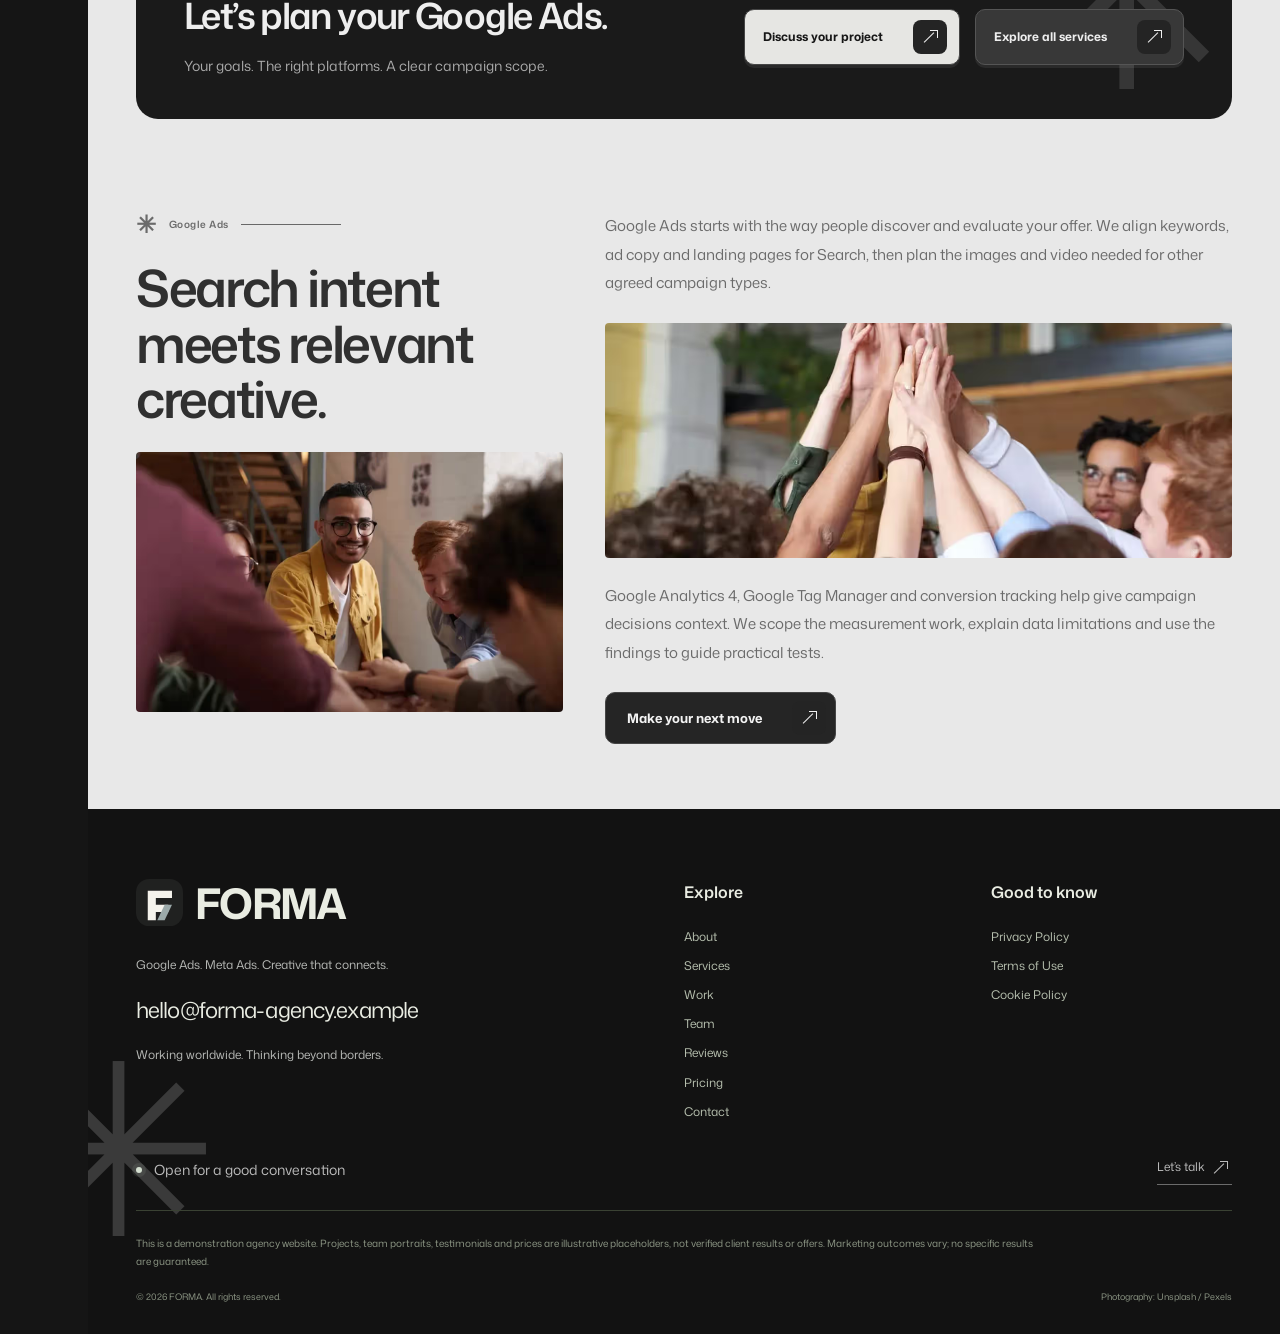
<file: paid-advertising.html>
<!doctype html><html lang="en"><head><meta charset="UTF-8"><meta name="viewport" content="width=device-width,initial-scale=1"><meta name="theme-color" content="#171817"><meta name="description" content="Google Ads management for Search, Display, YouTube and Performance Max, with Google Analytics 4 and conversion tracking support. Explore FORMA’s approach."><title>Google Ads | FORMA — Google Ads &amp; Meta Ads Agency</title><link rel="icon" href="assets/favicon.svg"><link rel="stylesheet" href="assets/swiper.css"><link rel="stylesheet" href="assets/aos.css"><link rel="stylesheet" href="assets/style.css"><link rel="stylesheet" href="assets/design-v2.css"><link rel="stylesheet" href="assets/design-v3.css"><script>document.documentElement.classList.add("is-loading");setTimeout(()=>document.documentElement.classList.remove("is-loading"),2500)</script><script defer src="assets/swiper.js"></script><script defer src="assets/aos.js"></script><script defer src="config/config.js"></script><script defer src="assets/app.js"></script></head><body data-page="paid-advertising"><div class="page-transition" aria-hidden="true"><div class="loader-orbit"><span></span><span></span><span></span><img data-logo src="assets/logo.svg" alt=""></div><strong data-company>FORMA</strong><span class="loader-caption" data-config="shared.interface.strategy_creative_momentum">GOOGLE ADS · META ADS · CONTENT</span><div class="loader-line"></div></div><header class="rail"><a class="brand" href="index.html" aria-label="Home" data-config="shared.common.home"><img data-logo src="assets/logo.svg" alt=""><span data-company>FORMA</span></a><button class="menu-toggle" aria-expanded="false" aria-controls="site-menu" aria-label="Open navigation"><span></span><span></span></button><a class="rail-mark" href="index.html#services" aria-label="Our expertise" data-config="shared.rail.our_expertise"><span>✳</span></a><span class="rail-note" data-config="shared.rail.independent_by_design">INDEPENDENT BY DESIGN</span><a class="rail-contact" href="index.html#contact" data-config="shared.rail.let_s_talk">LET’S TALK</a></header><dialog id="site-menu"><button class="menu-close" aria-label="Close navigation">×</button><div class="menu-inner"><img class="menu-logo" data-logo src="assets/logo.svg" alt=""><p data-config="shared.site-menu.good_things_start_with_a_conversation">Your next Google Ads or Meta Ads campaign starts here.</p><nav data-nav></nav><a data-email></a><span data-config="shared.site-menu.strategy_creativity_momentum">Google Ads. Meta Ads. Social content.</span></div></dialog><main class="service-page"><section class="service-hero section"><div class="container"><a class="back-link" href="index.html#services" data-config="shared.service_hero.all_expertise">All services</a><div class="two-col"><div><span class="section-label" data-service="paid-advertising" data-service-field="short">Google Ads</span><h1 class="typed-heading" data-type-title data-service="paid-advertising" data-service-field="title">Be there when they search.</h1><p data-service="paid-advertising" data-service-field="intro">Reach customers through Google Search, YouTube and Display. We plan, build and manage Google Ads campaigns around your offer, audience and business goals.</p><a class="button" href="index.html#contact" data-config="shared.service_hero.let_s_build_your_next_move">Let’s plan your next move<span class="vector-arrow" aria-hidden="true"></span></a></div><div class="service-cover editorial-slideshow" aria-label="Google Ads photography slideshow"><img src="assets/paid-hero-1-hq.avif" alt="Planning an advertising campaign with charts and reports" class="cover-frame active" width="2400" height="1800" loading="eager" fetchpriority="high" data-config="pages.paid-advertising.service_hero.planning_an_advertising_campaign_with_charts_and_reports"><img src="assets/paid-hero-2-hq.avif" alt="Analysing campaign data across a tablet and laptop" class="cover-frame" width="2400" height="1350" loading="lazy" data-config="pages.paid-advertising.service_hero.analysing_campaign_data_across_a_tablet_and_laptop"><img src="assets/paid-hero-3-hq.avif" alt="A marketing team reviewing campaign strategy" class="cover-frame" width="2400" height="1800" loading="lazy" data-config="pages.paid-advertising.service_hero.a_marketing_team_reviewing_campaign_strategy"><span class="cover-star" aria-hidden="true">✳</span><div class="cover-dots"><button data-cover-slide="0" aria-label="Show photo 1" aria-pressed="true"></button><button data-cover-slide="1" aria-label="Show photo 2" aria-pressed="false"></button><button data-cover-slide="2" aria-label="Show photo 3" aria-pressed="false"></button></div></div></div></div></section><section class="section service-timeline" id="stages"><div class="container" data-aos="fade-up"><div class="center-head"><span class="section-label" data-config="shared.stages.from_first_idea_to_next_chapter">FROM FIRST BRIEF TO CAMPAIGN REVIEW</span><h2 data-config="pages.paid-advertising.stages.attention_with_intention">Google Ads, from intent to insight.</h2></div><div class="service-journey-layout"><div class="image-accordion"><button class="journey-panel active" data-journey="0" aria-expanded="true" aria-label="Explore Audit"><img src="assets/paid-stage-1.avif" alt="Google Ads: Audit" class="" loading="lazy" data-config="pages.paid-advertising.stages.paid_advertising_audit"><span class="journey-caption" data-config="pages.paid-advertising.stages.your_next_chapter_audit_understand_the_starting_point"><small>GOOGLE ADS</small><strong>Audit</strong><span>Review your account and tracking.</span></span><span class="round-plus" aria-hidden="true"></span></button><button class="journey-panel " data-journey="1" aria-expanded="false" aria-label="Explore Plan"><img src="assets/paid-stage-2.avif" alt="Google Ads: Plan" class="" loading="lazy" data-config="pages.paid-advertising.stages.paid_advertising_plan"><span class="journey-caption" data-config="pages.paid-advertising.stages.your_next_chapter_plan_define_audiences_and_priorities"><small>GOOGLE ADS</small><strong>Plan</strong><span>Match keywords and goals.</span></span><span class="round-plus" aria-hidden="true"></span></button><button class="journey-panel " data-journey="2" aria-expanded="false" aria-label="Explore Build"><img src="assets/paid-stage-3.avif" alt="Google Ads: Build" class="" loading="lazy" data-config="pages.paid-advertising.stages.paid_advertising_build"><span class="journey-caption" data-config="pages.paid-advertising.stages.your_next_chapter_build_create_a_focused_campaign"><small>GOOGLE ADS</small><strong>Build</strong><span>Prepare campaigns and ad assets.</span></span><span class="round-plus" aria-hidden="true"></span></button><button class="journey-panel " data-journey="3" aria-expanded="false" aria-label="Explore Test"><img src="assets/paid-stage-4.avif" alt="Google Ads: Test" class="" loading="lazy" data-config="pages.paid-advertising.stages.paid_advertising_test"><span class="journey-caption" data-config="pages.paid-advertising.stages.your_next_chapter_test_learn_from_real_response"><small>GOOGLE ADS</small><strong>Test</strong><span>Learn from clicks and conversions.</span></span><span class="round-plus" aria-hidden="true"></span></button><button class="journey-panel " data-journey="4" aria-expanded="false" aria-label="Explore Improve"><img src="assets/paid-stage-5.avif" alt="Google Ads: Improve" class="" loading="lazy" data-config="pages.paid-advertising.stages.paid_advertising_improve"><span class="journey-caption" data-config="pages.paid-advertising.stages.your_next_chapter_improve_refine_the_next_decision"><small>GOOGLE ADS</small><strong>Improve</strong><span>Refine spend, bids and creative.</span></span><span class="round-plus" aria-hidden="true"></span></button></div><nav class="journey-nav" aria-label="Project stages"><button data-journey="0" aria-pressed="true" data-config="pages.paid-advertising.stages.audit">Audit</button><button data-journey="1" aria-pressed="false" data-config="pages.paid-advertising.stages.plan">Plan</button><button data-journey="2" aria-pressed="false" data-config="pages.paid-advertising.stages.build">Build</button><button data-journey="3" aria-pressed="false" data-config="pages.paid-advertising.stages.test">Test</button><button data-journey="4" aria-pressed="false" data-config="pages.paid-advertising.stages.improve">Improve</button></nav></div></div></section><section class="section values-section service-values" id="approach"><div class="container two-col" data-aos="fade-up"><div><span class="section-label" data-config="shared.approach.the_thinking_behind_the_work">THE THINKING BEHIND THE WORK</span><h2 data-config="pages.paid-advertising.approach.better_questions_sharper_campaigns">Google intent. Clear campaign goals.</h2><p data-service="paid-advertising" data-service-field="detail">We start with customer intent, keyword research and a review of your Google Ads account. Then we build a campaign plan across relevant Google channels, agree conversion goals and review the landing pages. Google Analytics 4 and Google Tag Manager support measurement where included in the scope. Campaign types, budgets and tracking work are agreed before launch.</p><p data-config="pages.paid-advertising.approach.bring_media_planning_creative_testing_and_measurement_into">Search, Display, YouTube and Performance Max are considered around your offer, available assets and budget.</p><div class="purpose-signature"><div class="founder-profile"><div class="founder-photo"><i></i><i></i><i></i><img src="assets/founder.webp" alt="Illustrative creative lead" class="" loading="lazy" data-config="shared.common.illustrative_creative_lead"></div><div><h3 data-founder-name>Alex Morgan</h3><p data-founder-role>Campaign &amp; creative lead</p><nav aria-label="Explore our disciplines"><a href="social-media.html" aria-label="Meta Ads" data-config="shared.common.s">M</a><a href="paid-advertising.html" aria-label="Google Ads" data-config="shared.common.p">G</a><a href="brand-content.html" aria-label="Social Media &amp; Content" data-config="shared.common.b">C</a></nav></div></div><a class="button" href="index.html#contact" data-config="shared.approach.get_in_touch">Get in touch<span class="vector-arrow" aria-hidden="true"></span></a></div></div><div class="value-stack"><button class="value-card active" data-value="0" aria-expanded="true"><img src="assets/purpose.webp" alt="" data-config="shared.common.img"><h3 data-config="shared.common.our_purpose">Our purpose</h3><p data-config="pages.paid-advertising.approach.bring_media_planning_creative_testing_and_measurement_into_2">Connect Google Ads with clear conversion goals and a measurement plan using Google Analytics 4 where appropriate.</p></button><button class="value-card " data-value="1" aria-expanded="false"><img src="assets/discover.webp" alt="" data-config="shared.common.img_2"><h3 data-config="shared.approach.our_vision">Our vision</h3><p data-config="pages.paid-advertising.approach.connect_the_right_offer_with_the_right_audience_at_a_momen">Reach people searching for your offer and support their next step with relevant ads and landing pages.</p></button><button class="value-card " data-value="2" aria-expanded="false"><img src="assets/partnership.webp" alt="" data-config="shared.common.img_6"><h3 data-config="shared.approach.your_partnership">Working together</h3><p data-config="shared.approach.clear_decisions_thoughtful_feedback_and_a_shared_view_of_w">Clear decisions, thoughtful feedback and a shared view of what comes next.</p></button></div></div></section><section class="section service-price-section" id="planning"><div class="container" data-aos="fade-up"><div class="section-head"><h2 data-config="shared.planning.a_scope_that_fits">A scope that fits.</h2><p data-config="shared.planning.illustrative_starting_fees_final_scope_agreed_in_your_prop">Illustrative starting fees.<br>Scope, billing and any additional costs are agreed in your proposal.</p></div><div class="service-price-list"><article><div><h3 data-config="pages.paid-advertising.planning.campaign_foundation">Google Ads setup</h3><p data-config="pages.paid-advertising.planning.account_review_audience_planning_and_a_measurement_roadmap">A one-off Google Ads account review, keyword and campaign plan, and conversion measurement roadmap. Implementation is agreed in your proposal.</p></div><a href="index.html#contact" aria-label="Ask about Google Ads setup" data-config="shared.planning.ask_about_campaign_foundation"><small data-config="shared.planning.from">from</small><strong data-service-price="0">$590</strong><small>one-off</small><span class="vector-arrow" aria-hidden="true"></span></a></article><article><div><h3 data-config="pages.paid-advertising.planning.campaign_management">Google Ads management</h3><p data-config="pages.paid-advertising.planning.ongoing_optimisation_creative_testing_and_transparent_repo">Monthly Google Ads management, including campaign optimisation, ad testing and reporting. Google media spend and new creative production are separate.</p></div><a href="index.html#contact" aria-label="Ask about Google Ads management" data-config="shared.planning.ask_about_campaign_foundation"><small data-config="shared.planning.from">from</small><strong data-service-price="1">$990</strong><small>per month</small><span class="vector-arrow" aria-hidden="true"></span></a></article></div><h2 class="planning-title" data-config="shared.planning.planning_your_project">Planning your project.</h2><div class="faq-columns"><div class="accordions"><details><summary data-config="pages.paid-advertising.planning.which_advertising_platforms_fit_us">Which Google Ads campaigns do you manage?<span class="round-plus" aria-hidden="true"></span></summary><div class="answer"><p data-config="pages.paid-advertising.planning.we_select_platforms_around_customer_intent_your_offer_and_">Search, Display, YouTube and Performance Max can be included. We recommend campaign types around your goals, available assets, website and testing budget.</p></div></details><details><summary data-config="pages.paid-advertising.planning.is_media_spend_included">Is media spend included?<span class="round-plus" aria-hidden="true"></span></summary><div class="answer"><p data-config="pages.paid-advertising.planning.no_advertising_spend_is_paid_separately_to_the_platforms_a">No. Google Ads media spend is paid separately to Google. Management, setup and creative costs are agreed before launch.</p></div></details><details><summary data-config="pages.paid-advertising.planning.do_you_review_our_tracking">Do you help with GA4 and Google Tag Manager?<span class="round-plus" aria-hidden="true"></span></summary><div class="answer"><p data-config="pages.paid-advertising.planning.yes_measurement_requirements_and_the_condition_of_your_cur">Yes. We review Google Analytics 4, Google Tag Manager and Google Ads conversion measurement. Any setup or implementation work is defined in the proposal.</p></div></details></div><div class="accordions"><details><summary data-config="pages.paid-advertising.planning.will_you_create_the_adverts">Will you create the adverts?<span class="round-plus" aria-hidden="true"></span></summary><div class="answer"><p data-config="pages.paid-advertising.planning.copy_and_creative_can_be_included_in_the_proposal_with_agr">Search ad copy and creative for Display, YouTube or Performance Max can be scoped with our content service. Asset formats, production and review rounds are agreed first.</p></div></details><details><summary data-config="pages.paid-advertising.planning.can_you_work_with_a_small_budget">Can you work with a small budget?<span class="round-plus" aria-hidden="true"></span></summary><div class="answer"><p data-config="pages.paid-advertising.planning.we_can_propose_a_focused_test_whether_it_is_viable_depends">We can assess a focused Google Ads test based on search demand, likely click costs, your offer and conversion goals. We agree a viable test budget before launch.</p></div></details><details><summary data-config="pages.paid-advertising.planning.do_you_guarantee_conversions">Do you guarantee conversions?<span class="round-plus" aria-hidden="true"></span></summary><div class="answer"><p data-config="pages.paid-advertising.planning.no_results_depend_on_market_conditions_your_offer_competit">No. Results depend on market conditions, your offer, competition and many other factors.</p></div></details></div></div><div class="service-photo-pair"><img src="assets/paid-detail-1.avif" alt="Google Ads project detail" class="" loading="lazy" data-config="pages.paid-advertising.planning.paid_advertising_project_detail"><img src="assets/paid-detail-2.avif" alt="Google Ads creative process" class="" loading="lazy" data-config="pages.paid-advertising.planning.paid_advertising_creative_process"></div></div></section><section class="section service-working" id="working"><div class="container two-col" data-aos="fade-up"><div class="working-intro"><span class="section-label" data-config="shared.working.clear_from_the_start">CLEAR FROM THE START</span><h2 data-config="shared.working.better_work_built_together">Clear goals.<br>Connected campaigns.</h2><p data-config="shared.working.understand_how_the_project_takes_shape_where_your_input_ma">See how your Google Ads, Meta Ads or content project is planned, approved and reviewed.</p><div class="question-card"><span class="question-symbol">?</span><div><h3 data-config="shared.working.something_else_in_mind">Something else in mind?</h3><p data-config="shared.working.tell_us_about_your_goals_we_ll_help_you_find_the_right_nex">Tell us about your goals. We’ll help you find the right next step.</p></div><a class="button" href="index.html#contact" data-config="shared.working.start_a_conversation">Start a conversation<span class="vector-arrow" aria-hidden="true"></span></a></div></div><div class="accordions"><details open><summary data-config="pages.paid-advertising.working.how_do_we_agree_the_budget">How do we agree the budget?<span class="round-plus" aria-hidden="true"></span></summary><div class="answer"><p data-config="pages.paid-advertising.working.we_separate_management_fees_production_costs_and_media_spe">We separate management fees, production costs and media spend so each decision is clear.</p></div></details><details><summary data-config="pages.paid-advertising.working.who_approves_the_campaign">Who approves the campaign?<span class="round-plus" aria-hidden="true"></span></summary><div class="answer"><p data-config="pages.paid-advertising.working.you_approve_the_messaging_creative_destinations_and_budget">You approve the messaging, creative, destinations and budget before launch.</p></div></details><details><summary data-config="pages.paid-advertising.working.can_we_keep_our_existing_accounts">Can we keep our existing accounts?<span class="round-plus" aria-hidden="true"></span></summary><div class="answer"><p data-config="pages.paid-advertising.working.yes_we_work_with_agreed_permissions_in_your_accounts_where">Yes. We work in your Google Ads account using agreed permissions. You retain account ownership and visibility of billing and campaign activity.</p></div></details><details><summary data-config="pages.paid-advertising.working.how_are_tests_prioritised">How are tests prioritised?<span class="round-plus" aria-hidden="true"></span></summary><div class="answer"><p data-config="pages.paid-advertising.working.we_start_with_the_strongest_questions_about_audience_messa">We prioritise questions about keywords, search terms, ad copy, bidding and landing pages. Other Google campaign types are tested where they support your goals.</p></div></details><details><summary data-config="pages.paid-advertising.working.how_often_do_we_hear_from_you">How often do we hear from you?<span class="round-plus" aria-hidden="true"></span></summary><div class="answer"><p data-config="pages.paid-advertising.working.you_receive_a_clear_reporting_schedule_and_updates_when_a_">We agree a reporting schedule for Google Ads performance and contact you when budget or campaign decisions need approval.</p></div></details></div></div></section><section class="section service-after" id="next"><div class="container" data-aos="fade-up"><div class="after-layout"><div class="after-copy"><span class="section-label" data-config="shared.next.looking_ahead">LOOKING AHEAD</span><h2 data-config="shared.next.what_happens_next">What happens next?</h2><div class="accordions"><details open><summary data-config="pages.paid-advertising.next.how_do_you_report_performance">How do you report performance?<span class="round-plus" aria-hidden="true"></span></summary><div class="answer"><p data-config="pages.paid-advertising.next.we_report_against_the_agreed_objectives_explain_the_contex">We review Google Ads spend, clicks and agreed conversion measures, with Google Analytics 4 context where available. Reports explain attribution differences and the next recommended actions.</p></div></details><details><summary data-config="pages.paid-advertising.next.when_should_we_increase_spend">When should we increase spend?<span class="round-plus" aria-hidden="true"></span></summary><div class="answer"><p data-config="pages.paid-advertising.next.only_when_the_available_evidence_and_your_operational_capa">Only when the available evidence and your operational capacity support a considered change.</p></div></details><details><summary data-config="pages.paid-advertising.next.what_if_a_test_underperforms">What if a test underperforms?<span class="round-plus" aria-hidden="true"></span></summary><div class="answer"><p data-config="pages.paid-advertising.next.we_review_the_audience_creative_offer_and_landing_experien">We review search terms or audience signals, ad assets, bids, measurement and landing pages before recommending the next Google Ads test.</p></div></details><details><summary data-config="pages.paid-advertising.next.can_our_team_take_over">Can our team take over?<span class="round-plus" aria-hidden="true"></span></summary><div class="answer"><p data-config="pages.paid-advertising.next.yes_a_structured_handover_can_include_campaign_documentati">Yes. A structured handover can include campaign documentation, findings and access guidance.</p></div></details></div></div><div class="after-photo"><img src="assets/paid-feature.avif" alt="Google Ads specialist at work" class="" loading="lazy" data-config="pages.paid-advertising.next.paid_advertising_specialist_at_work"><div class="after-badge"><img src="assets/teamwork.webp" alt="" data-config="shared.common.img_3"><div><h3 data-config="pages.paid-advertising.next.a_clear_view_of_your_campaigns">A clear view of your Google Ads</h3><ul><li data-config="pages.paid-advertising.next.transparent_budget_decisions">Transparent Google Ads budgets</li><li data-config="pages.paid-advertising.next.testing_with_a_clear_purpose">Testing around agreed conversion goals</li></ul></div></div></div></div></div></section><section class="section service-banner" id="start"><div class="container" data-aos="fade-up"><div class="service-banner-inner"><div><h2 data-config="pages.paid-advertising.start.make_your_next_move_count">Let’s plan your Google Ads.</h2><p data-config="shared.start.a_focused_brief_a_tailored_proposal_a_clear_next_step">Your goals. The right platforms. A clear campaign scope.</p></div><div><a class="button" href="index.html#contact" data-config="shared.start.discuss_your_project">Discuss your project<span class="vector-arrow" aria-hidden="true"></span></a><a class="button" href="index.html#services" data-config="shared.start.explore_all_services">Explore all services<span class="vector-arrow" aria-hidden="true"></span></a></div><span aria-hidden="true">✳</span></div></div></section><section class="section service-editorial" id="creative"><div class="container editorial-grid" data-aos="fade-up"><div><span class="section-label" data-service="paid-advertising" data-service-field="short">Google Ads</span><h2 data-config="pages.paid-advertising.creative.creative_meets_evidence">Search intent meets relevant creative.</h2><img src="assets/paid-editorial-1.avif" alt="Google Ads creative detail" class="" loading="lazy" data-config="pages.paid-advertising.creative.paid_advertising_creative_detail"></div><div><p data-config="pages.paid-advertising.creative.an_effective_campaign_is_more_than_targeting_the_message_f">Google Ads starts with the way people discover and evaluate your offer. We align keywords, ad copy and landing pages for Search, then plan the images and video needed for other agreed campaign types.</p><img src="assets/paid-editorial-2.avif" alt="Google Ads collaboration" class="" loading="lazy" data-config="pages.paid-advertising.creative.paid_advertising_collaboration"><p data-config="pages.paid-advertising.creative.we_test_with_a_clear_question_in_mind_and_report_what_the_">Google Analytics 4, Google Tag Manager and conversion tracking help give campaign decisions context. We scope the measurement work, explain data limitations and use the findings to guide practical tests.</p><a class="button" href="index.html#contact" data-config="shared.creative.make_your_next_move">Make your next move<span class="vector-arrow" aria-hidden="true"></span></a></div></div></section></main><footer><div class="container"><div class="footer-top"><div><a class="brand" href="index.html" data-config="shared.common.home"><img data-logo src="assets/logo.svg" alt=""><span data-company>FORMA</span></a><p data-footer-tagline>Google Ads. Meta Ads. Creative that connects.</p><a class="email" data-email></a><p data-address></p></div><div><h3 data-config="shared.item.explore">Explore</h3><nav data-nav></nav></div><div><h3 data-config="shared.item.good_to_know">Good to know</h3><nav><a href="privacy.html" data-config="shared.item.privacy_policy">Privacy Policy</a><a href="terms.html" data-config="shared.item.terms_of_use">Terms of Use</a><a href="cookies.html" data-config="shared.item.cookie_policy">Cookie Policy</a></nav><div class="social-links" data-social></div></div></div><div class="footer-availability"><span class="live-dot"></span> Open for a good conversation <a href="index.html#contact" data-config="shared.item.let_s_talk">Let’s talk <span class="vector-arrow" aria-hidden="true"></span></a></div><div class="footer-bottom"><p data-disclaimer></p><div><span>© <span data-year></span> <span data-company></span>. <span data-copyright></span></span><span class="photo-credits" data-config="shared.item.photography_unsplash_pexels">Photography: <a href="https://unsplash.com" target="_blank" rel="noopener">Unsplash</a> / <a href="https://www.pexels.com" target="_blank" rel="noopener">Pexels</a></span></div></div></div><span class="footer-spark" aria-hidden="true">✳</span></footer><aside class="cookie-card" aria-label="Privacy notice" hidden><p data-config="shared.interface.just_the_essentials_our_privacy_policy">We use essential cookies for the contact form and local storage to remember this notice. <a href="cookies.html">Cookie Policy</a></p><button data-cookie-accept data-config="shared.interface.got_it">Got it</button></aside><noscript><div class="noscript">Please enable JavaScript to load site settings and use the contact form.</div></noscript></body></html>
</file>
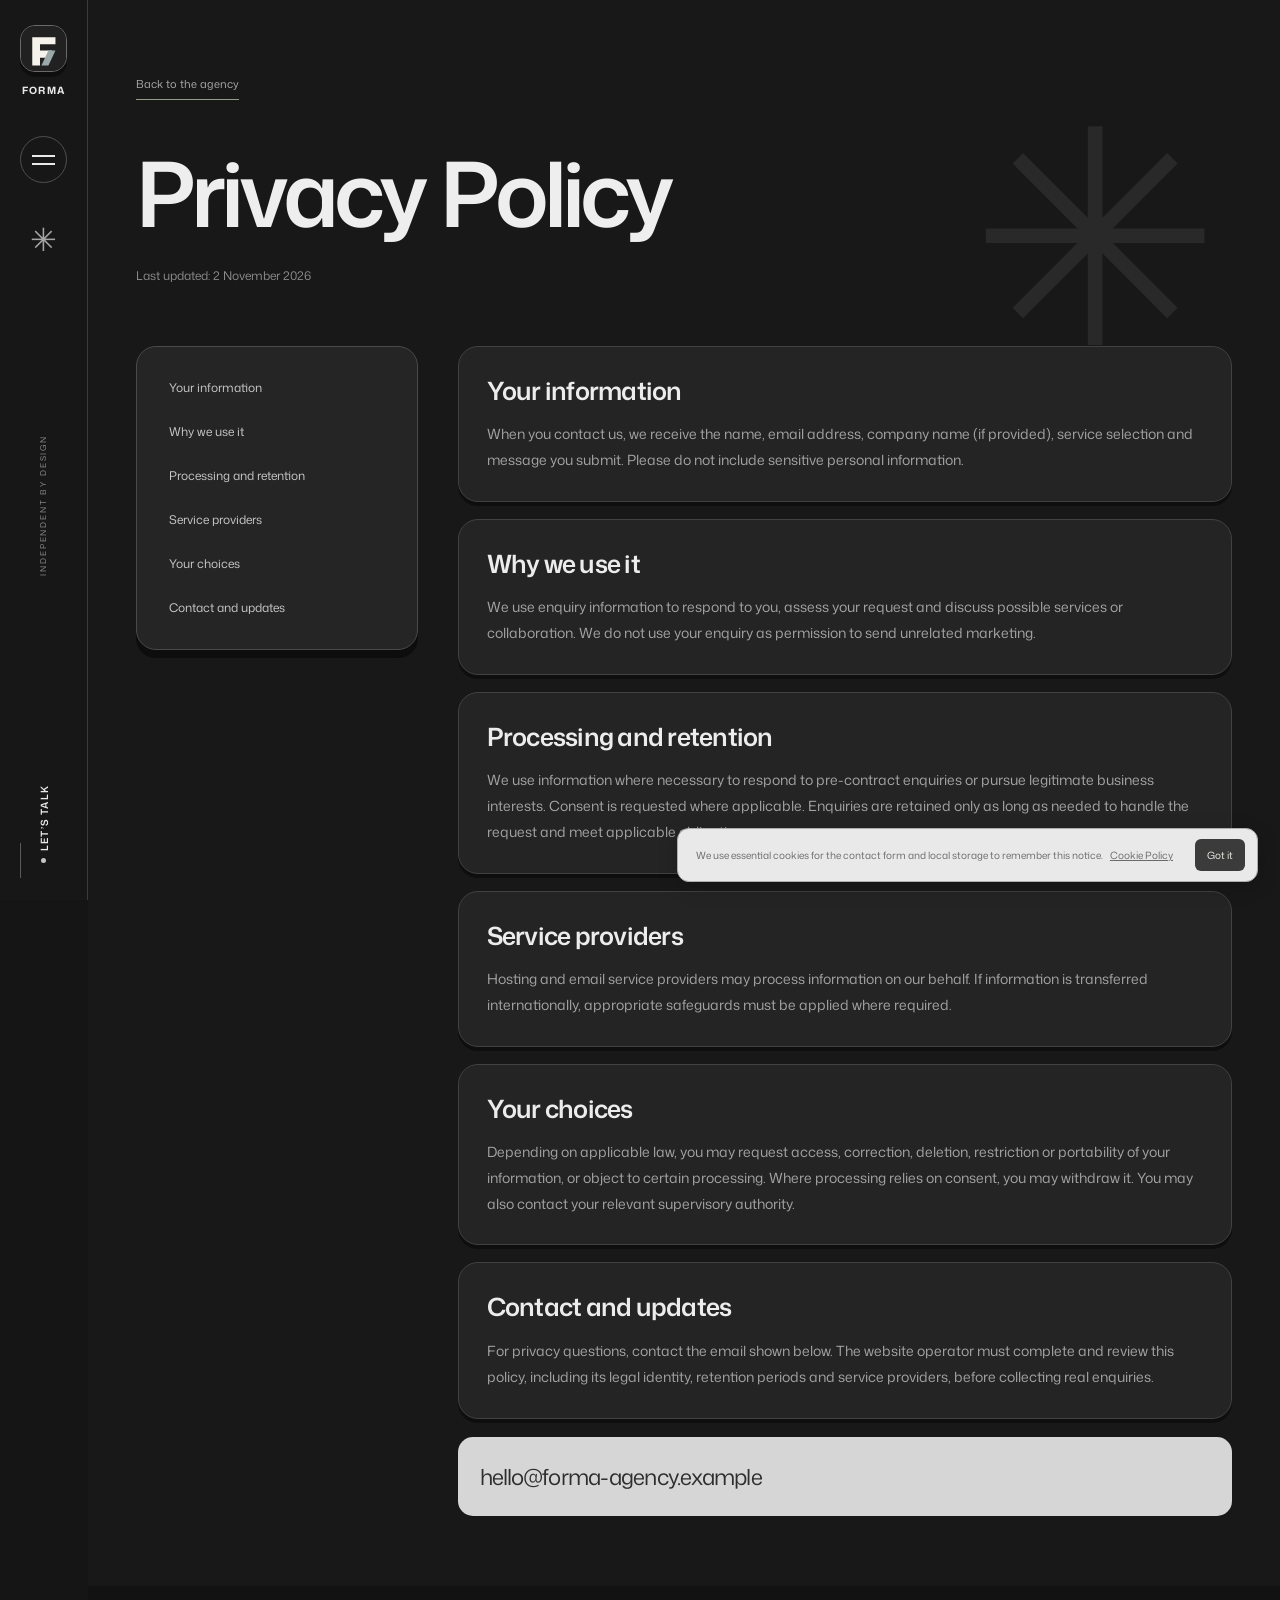
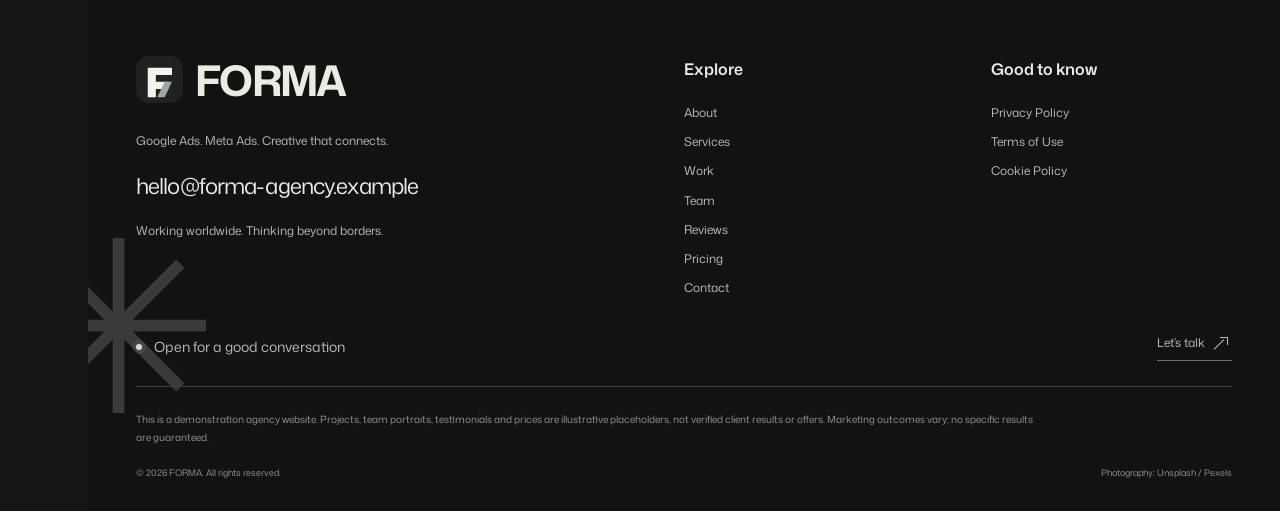
<file: privacy.html>
<!doctype html><html lang="en"><head><meta charset="UTF-8"><meta name="viewport" content="width=device-width,initial-scale=1"><meta name="theme-color" content="#171817"><meta name="description" content="How FORMA handles enquiries about Google Ads, Meta Ads and content services, including personal information, processing, service providers and your choices."><title>Privacy Policy | FORMA — Google Ads &amp; Meta Ads Agency</title><link rel="icon" href="assets/favicon.svg"><link rel="stylesheet" href="assets/swiper.css"><link rel="stylesheet" href="assets/aos.css"><link rel="stylesheet" href="assets/style.css"><link rel="stylesheet" href="assets/design-v2.css"><link rel="stylesheet" href="assets/design-v3.css"><script>document.documentElement.classList.add("is-loading");setTimeout(()=>document.documentElement.classList.remove("is-loading"),2500)</script><script defer src="assets/swiper.js"></script><script defer src="assets/aos.js"></script><script defer src="config/config.js"></script><script defer src="assets/app.js"></script></head><body data-page="privacy"><div class="page-transition" aria-hidden="true"><div class="loader-orbit"><span></span><span></span><span></span><img data-logo src="assets/logo.svg" alt=""></div><strong data-company>FORMA</strong><span class="loader-caption" data-config="shared.interface.strategy_creative_momentum">GOOGLE ADS · META ADS · CONTENT</span><div class="loader-line"></div></div><header class="rail"><a class="brand" href="index.html" aria-label="Home" data-config="shared.common.home"><img data-logo src="assets/logo.svg" alt=""><span data-company>FORMA</span></a><button class="menu-toggle" aria-expanded="false" aria-controls="site-menu" aria-label="Open navigation"><span></span><span></span></button><a class="rail-mark" href="index.html#services" aria-label="Our expertise" data-config="shared.rail.our_expertise"><span>✳</span></a><span class="rail-note" data-config="shared.rail.independent_by_design">INDEPENDENT BY DESIGN</span><a class="rail-contact" href="index.html#contact" data-config="shared.rail.let_s_talk">LET’S TALK</a></header><dialog id="site-menu"><button class="menu-close" aria-label="Close navigation">×</button><div class="menu-inner"><img class="menu-logo" data-logo src="assets/logo.svg" alt=""><p data-config="shared.site-menu.good_things_start_with_a_conversation">Your next Google Ads or Meta Ads campaign starts here.</p><nav data-nav></nav><a data-email></a><span data-config="shared.site-menu.strategy_creativity_momentum">Google Ads. Meta Ads. Social content.</span></div></dialog><main class="legal-page section"><div class="container"><a class="back-link" href="index.html" data-config="shared.interface.back_to_the_agency">Back to the agency</a><h1 data-config="pages.privacy.interface.privacy_policy">Privacy Policy</h1><p class="legal-intro" data-config="shared.interface.last_updated_2_november_2026">Last updated: 2 November 2026</p><div class="legal-layout"><nav><a href="#policy-0" data-config="pages.privacy.interface.your_information">Your information</a><a href="#policy-1" data-config="pages.privacy.interface.why_we_use_it">Why we use it</a><a href="#policy-2" data-config="pages.privacy.interface.processing_and_retention">Processing and retention</a><a href="#policy-3" data-config="pages.privacy.interface.service_providers">Service providers</a><a href="#policy-4" data-config="pages.privacy.interface.your_choices">Your choices</a><a href="#policy-5" data-config="pages.privacy.interface.contact_and_updates">Contact and updates</a></nav><div><section id="policy-0"><h2 data-config="pages.privacy.policy-0.your_information">Your information</h2><p data-config="pages.privacy.policy-0.when_you_contact_us_we_receive_the_name_email_address_comp">When you contact us, we receive the name, email address, company name (if provided), service selection and message you submit. Please do not include sensitive personal information.</p></section><section id="policy-1"><h2 data-config="pages.privacy.policy-1.why_we_use_it">Why we use it</h2><p data-config="pages.privacy.policy-1.we_use_enquiry_information_to_respond_to_you_assess_your_r">We use enquiry information to respond to you, assess your request and discuss possible services or collaboration. We do not use your enquiry as permission to send unrelated marketing.</p></section><section id="policy-2"><h2 data-config="pages.privacy.policy-2.processing_and_retention">Processing and retention</h2><p data-config="pages.privacy.policy-2.we_use_information_where_necessary_to_respond_to_pre_contr">We use information where necessary to respond to pre-contract enquiries or pursue legitimate business interests. Consent is requested where applicable. Enquiries are retained only as long as needed to handle the request and meet applicable obligations.</p></section><section id="policy-3"><h2 data-config="pages.privacy.policy-3.service_providers">Service providers</h2><p data-config="pages.privacy.policy-3.hosting_and_email_service_providers_may_process_informatio">Hosting and email service providers may process information on our behalf. If information is transferred internationally, appropriate safeguards must be applied where required.</p></section><section id="policy-4"><h2 data-config="pages.privacy.policy-4.your_choices">Your choices</h2><p data-config="pages.privacy.policy-4.depending_on_applicable_law_you_may_request_access_correct">Depending on applicable law, you may request access, correction, deletion, restriction or portability of your information, or object to certain processing. Where processing relies on consent, you may withdraw it. You may also contact your relevant supervisory authority.</p></section><section id="policy-5"><h2 data-config="pages.privacy.policy-5.contact_and_updates">Contact and updates</h2><p data-config="pages.privacy.policy-5.for_privacy_questions_contact_the_email_shown_below_the_we">For privacy questions, contact the email shown below. The website operator must complete and review this policy, including its legal identity, retention periods and service providers, before collecting real enquiries.</p></section><a class="email" data-email></a></div></div></div></main><footer><div class="container"><div class="footer-top"><div><a class="brand" href="index.html" data-config="shared.common.home"><img data-logo src="assets/logo.svg" alt=""><span data-company>FORMA</span></a><p data-footer-tagline>Google Ads. Meta Ads. Creative that connects.</p><a class="email" data-email></a><p data-address></p></div><div><h3 data-config="shared.item.explore">Explore</h3><nav data-nav></nav></div><div><h3 data-config="shared.item.good_to_know">Good to know</h3><nav><a href="privacy.html" data-config="shared.item.privacy_policy">Privacy Policy</a><a href="terms.html" data-config="shared.item.terms_of_use">Terms of Use</a><a href="cookies.html" data-config="shared.item.cookie_policy">Cookie Policy</a></nav><div class="social-links" data-social></div></div></div><div class="footer-availability"><span class="live-dot"></span> Open for a good conversation <a href="index.html#contact" data-config="shared.item.let_s_talk">Let’s talk <span class="vector-arrow" aria-hidden="true"></span></a></div><div class="footer-bottom"><p data-disclaimer></p><div><span>© <span data-year></span> <span data-company></span>. <span data-copyright></span></span><span class="photo-credits" data-config="shared.item.photography_unsplash_pexels">Photography: <a href="https://unsplash.com" target="_blank" rel="noopener">Unsplash</a> / <a href="https://www.pexels.com" target="_blank" rel="noopener">Pexels</a></span></div></div></div><span class="footer-spark" aria-hidden="true">✳</span></footer><aside class="cookie-card" aria-label="Privacy notice" hidden><p data-config="shared.interface.just_the_essentials_our_privacy_policy">We use essential cookies for the contact form and local storage to remember this notice. <a href="cookies.html">Cookie Policy</a></p><button data-cookie-accept data-config="shared.interface.got_it">Got it</button></aside><noscript><div class="noscript">Please enable JavaScript to load site settings and use the contact form.</div></noscript></body></html>
</file>
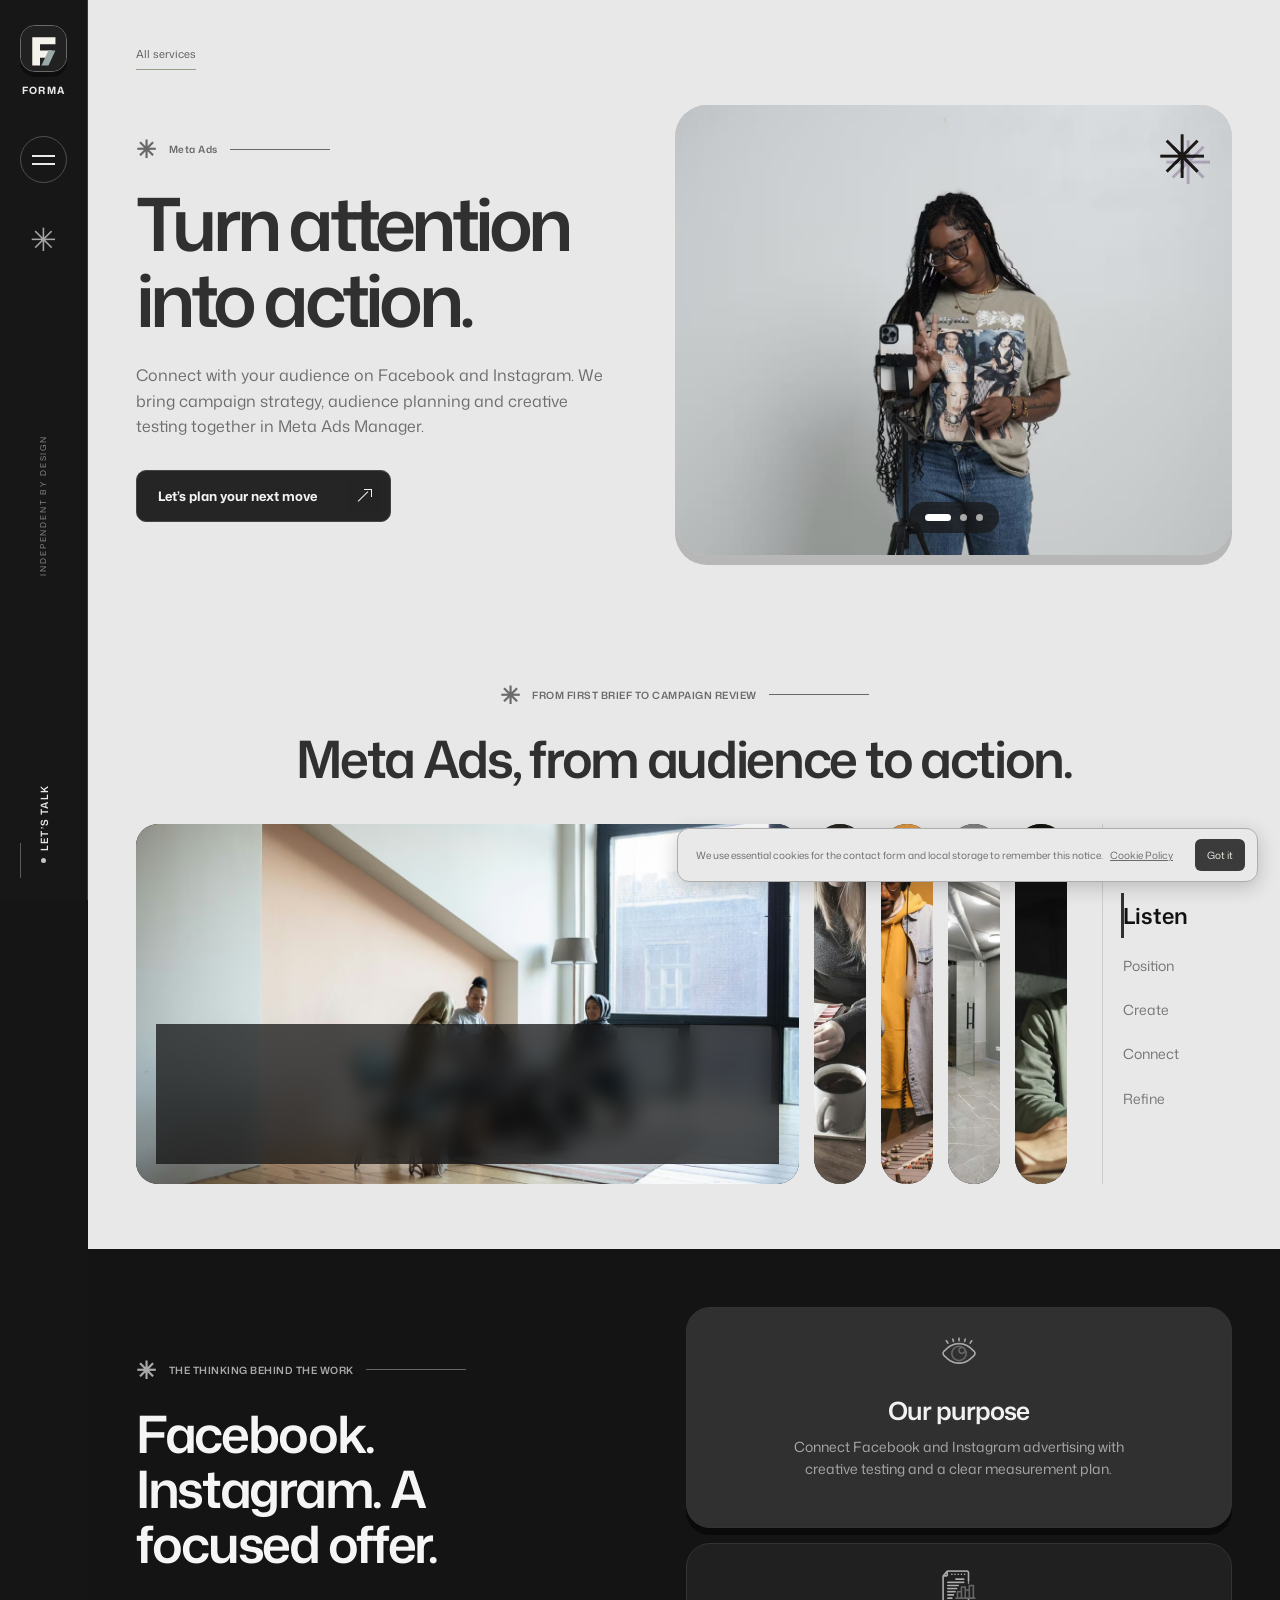
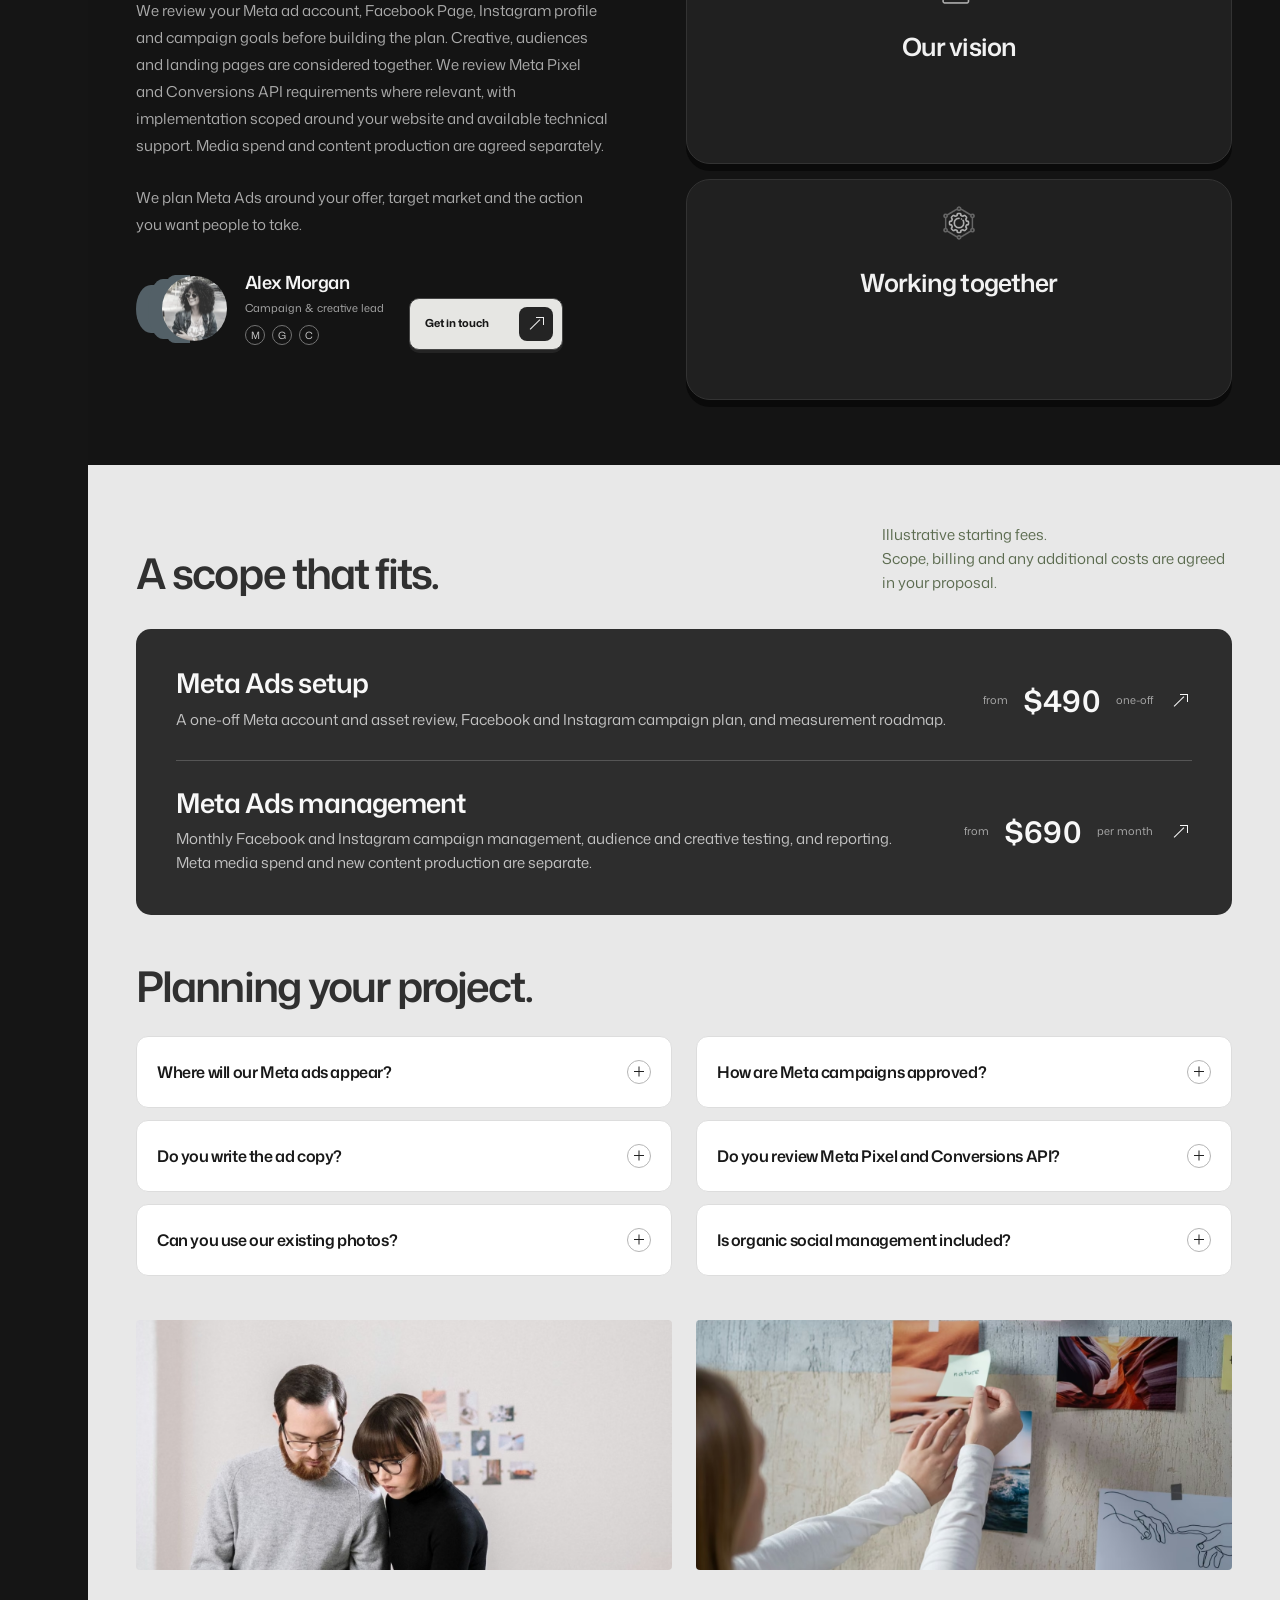
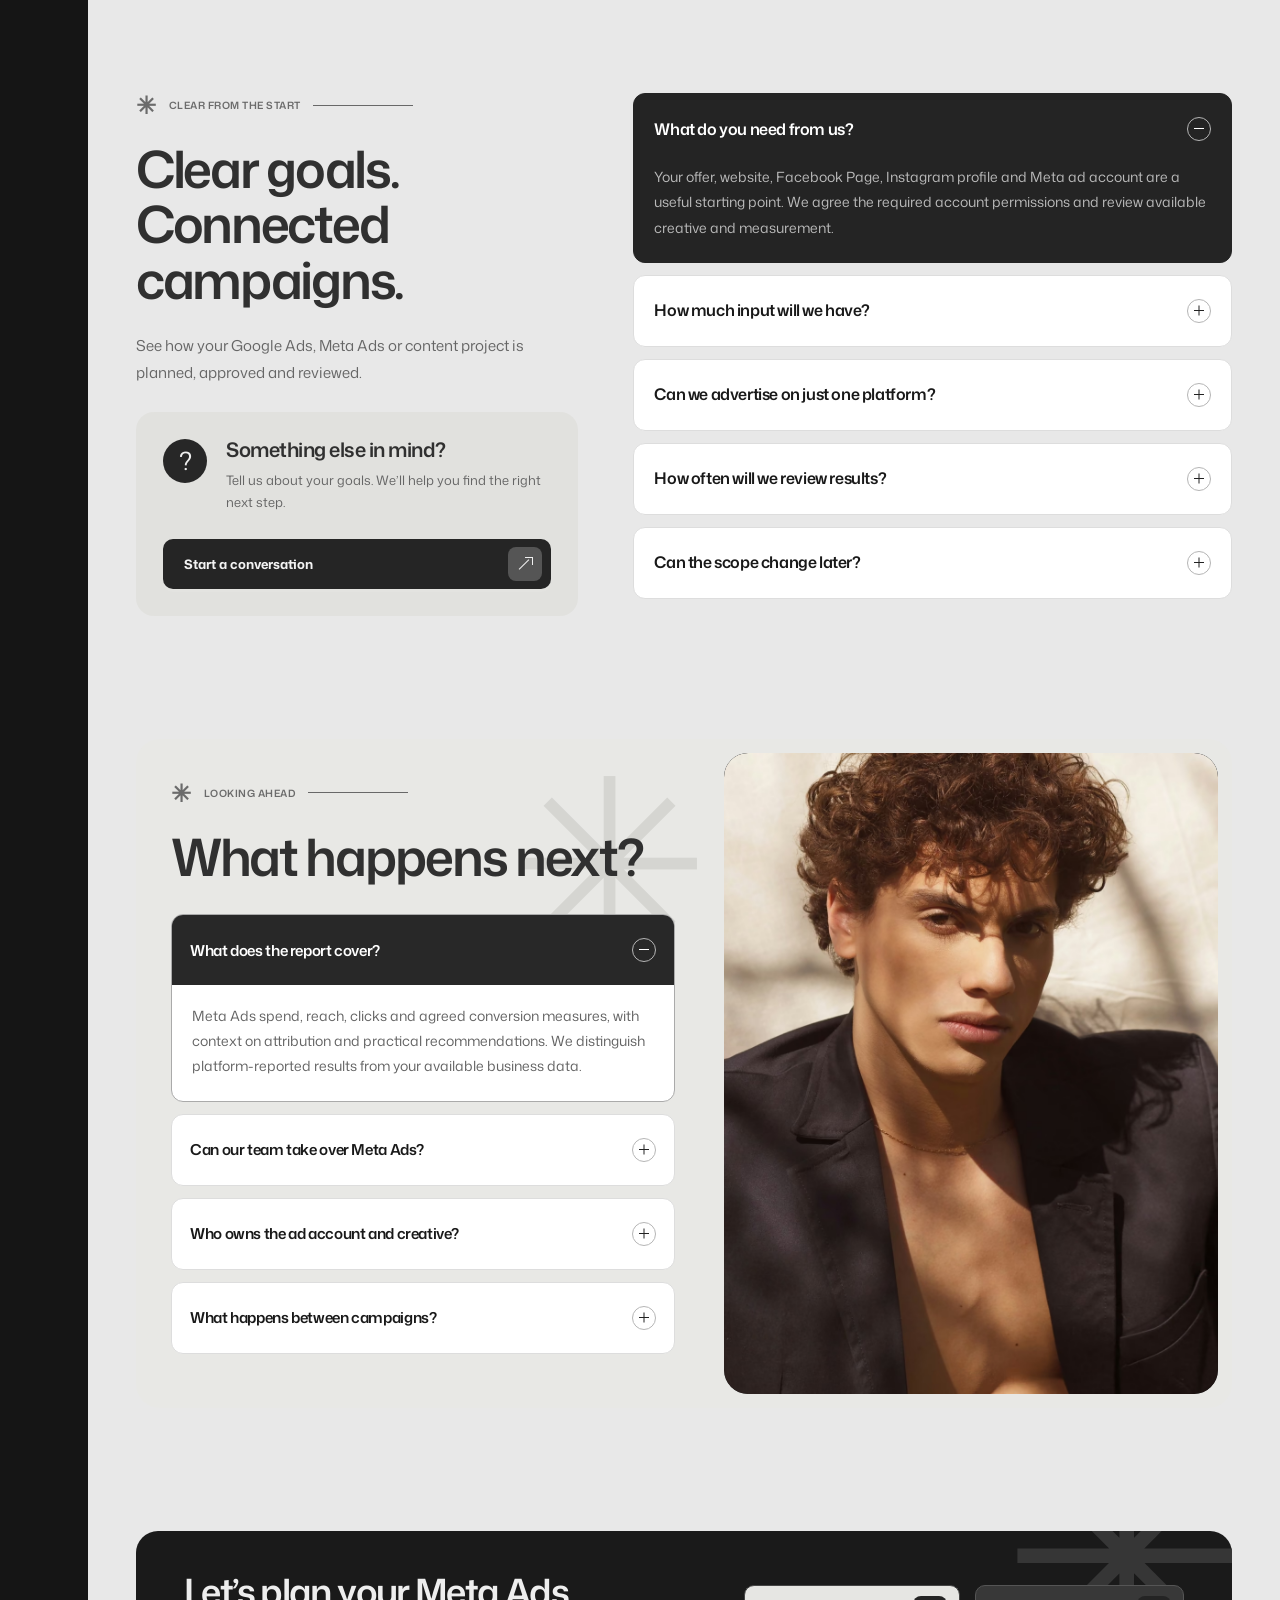
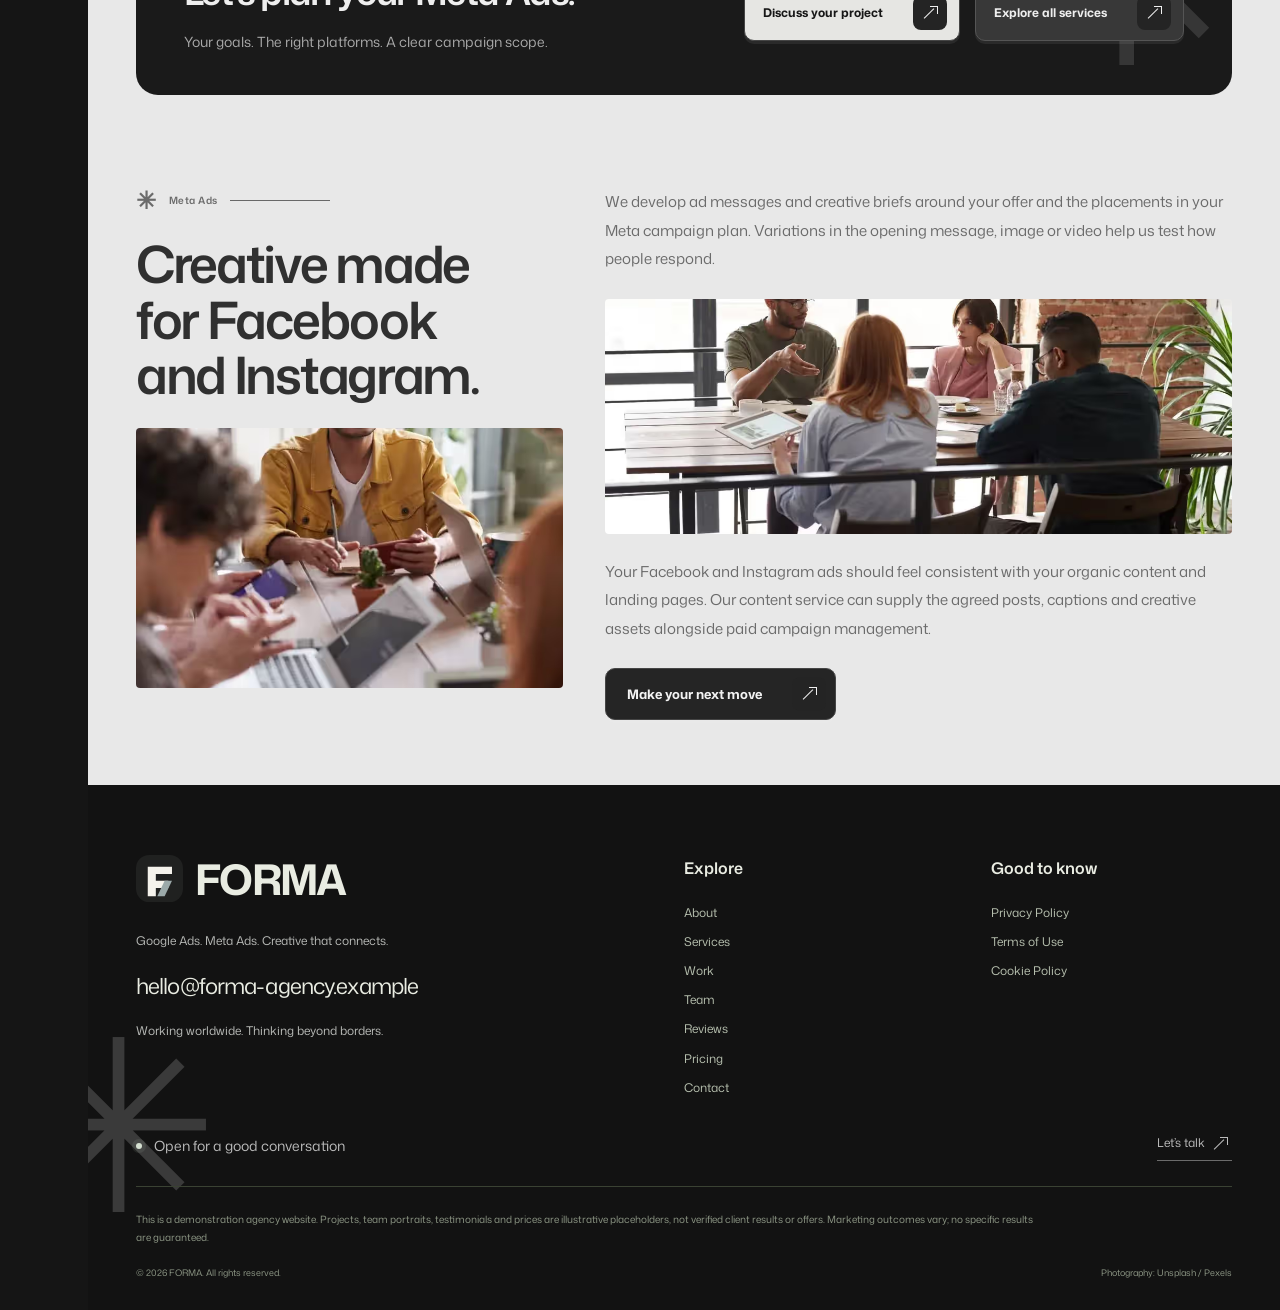
<file: social-media.html>
<!doctype html><html lang="en"><head><meta charset="UTF-8"><meta name="viewport" content="width=device-width,initial-scale=1"><meta name="theme-color" content="#171817"><meta name="description" content="Meta Ads management for Facebook and Instagram: audience planning, creative testing, Meta Pixel measurement reviews and campaign reporting from FORMA."><title>Meta Ads | FORMA — Google Ads &amp; Meta Ads Agency</title><link rel="icon" href="assets/favicon.svg"><link rel="stylesheet" href="assets/swiper.css"><link rel="stylesheet" href="assets/aos.css"><link rel="stylesheet" href="assets/style.css"><link rel="stylesheet" href="assets/design-v2.css"><link rel="stylesheet" href="assets/design-v3.css"><script>document.documentElement.classList.add("is-loading");setTimeout(()=>document.documentElement.classList.remove("is-loading"),2500)</script><script defer src="assets/swiper.js"></script><script defer src="assets/aos.js"></script><script defer src="config/config.js"></script><script defer src="assets/app.js"></script></head><body data-page="social-media"><div class="page-transition" aria-hidden="true"><div class="loader-orbit"><span></span><span></span><span></span><img data-logo src="assets/logo.svg" alt=""></div><strong data-company>FORMA</strong><span class="loader-caption" data-config="shared.interface.strategy_creative_momentum">GOOGLE ADS · META ADS · CONTENT</span><div class="loader-line"></div></div><header class="rail"><a class="brand" href="index.html" aria-label="Home" data-config="shared.common.home"><img data-logo src="assets/logo.svg" alt=""><span data-company>FORMA</span></a><button class="menu-toggle" aria-expanded="false" aria-controls="site-menu" aria-label="Open navigation"><span></span><span></span></button><a class="rail-mark" href="index.html#services" aria-label="Our expertise" data-config="shared.rail.our_expertise"><span>✳</span></a><span class="rail-note" data-config="shared.rail.independent_by_design">INDEPENDENT BY DESIGN</span><a class="rail-contact" href="index.html#contact" data-config="shared.rail.let_s_talk">LET’S TALK</a></header><dialog id="site-menu"><button class="menu-close" aria-label="Close navigation">×</button><div class="menu-inner"><img class="menu-logo" data-logo src="assets/logo.svg" alt=""><p data-config="shared.site-menu.good_things_start_with_a_conversation">Your next Google Ads or Meta Ads campaign starts here.</p><nav data-nav></nav><a data-email></a><span data-config="shared.site-menu.strategy_creativity_momentum">Google Ads. Meta Ads. Social content.</span></div></dialog><main class="service-page"><section class="service-hero section"><div class="container"><a class="back-link" href="index.html#services" data-config="shared.service_hero.all_expertise">All services</a><div class="two-col"><div><span class="section-label" data-service="social-media" data-service-field="short">Meta Ads</span><h1 class="typed-heading" data-type-title data-service="social-media" data-service-field="title">Turn attention into action.</h1><p data-service="social-media" data-service-field="intro">Connect with your audience on Facebook and Instagram. We bring campaign strategy, audience planning and creative testing together in Meta Ads Manager.</p><a class="button" href="index.html#contact" data-config="shared.service_hero.let_s_build_your_next_move">Let’s plan your next move<span class="vector-arrow" aria-hidden="true"></span></a></div><div class="service-cover editorial-slideshow" aria-label="Meta Ads photography slideshow"><img src="assets/social-hero-1-hq.avif" alt="A creator recording social media content with a smartphone" class="cover-frame active" width="2400" height="3600" loading="eager" fetchpriority="high" style="object-position:50% 30%" data-config="pages.social-media.service_hero.a_creator_recording_social_media_content_with_a_smartphone"><img src="assets/social-hero-2-hq.avif" alt="A team planning content around a shared table" class="cover-frame" width="2400" height="1602" loading="lazy" data-config="pages.social-media.service_hero.a_team_planning_content_around_a_shared_table"><img src="assets/social-hero-3-hq.avif" alt="Reviewing audience insights and campaign reports" class="cover-frame" width="2400" height="1600" loading="lazy" data-config="pages.social-media.service_hero.reviewing_audience_insights_and_campaign_reports"><span class="cover-star" aria-hidden="true">✳</span><div class="cover-dots"><button data-cover-slide="0" aria-label="Show photo 1" aria-pressed="true"></button><button data-cover-slide="1" aria-label="Show photo 2" aria-pressed="false"></button><button data-cover-slide="2" aria-label="Show photo 3" aria-pressed="false"></button></div></div></div></div></section><section class="section service-timeline" id="stages"><div class="container" data-aos="fade-up"><div class="center-head"><span class="section-label" data-config="shared.stages.from_first_idea_to_next_chapter">FROM FIRST BRIEF TO CAMPAIGN REVIEW</span><h2 data-config="pages.social-media.stages.a_voice_people_follow">Meta Ads, from audience to action.</h2></div><div class="service-journey-layout"><div class="image-accordion"><button class="journey-panel active" data-journey="0" aria-expanded="true" aria-label="Explore Listen"><img src="assets/social-stage-1.avif" alt="Meta Ads: Listen" class="" loading="lazy" data-config="pages.social-media.stages.social_media_listen"><span class="journey-caption" data-config="pages.social-media.stages.your_next_chapter_listen_understand_your_audience"><small>META ADS</small><strong>Listen</strong><span>Review your offer and audience.</span></span><span class="round-plus" aria-hidden="true"></span></button><button class="journey-panel " data-journey="1" aria-expanded="false" aria-label="Explore Position"><img src="assets/social-stage-2.avif" alt="Meta Ads: Position" class="" loading="lazy" data-config="pages.social-media.stages.social_media_position"><span class="journey-caption" data-config="pages.social-media.stages.your_next_chapter_position_find_your_place_in_the_feed"><small>META ADS</small><strong>Position</strong><span>Plan Facebook and Instagram ads.</span></span><span class="round-plus" aria-hidden="true"></span></button><button class="journey-panel " data-journey="2" aria-expanded="false" aria-label="Explore Create"><img src="assets/social-stage-3.avif" alt="Meta Ads: Create" class="" loading="lazy" data-config="pages.social-media.stages.social_media_create"><span class="journey-caption" data-config="pages.social-media.stages.your_next_chapter_create_build_a_recognisable_content_styl"><small>META ADS</small><strong>Create</strong><span>Prepare creative variations.</span></span><span class="round-plus" aria-hidden="true"></span></button><button class="journey-panel " data-journey="3" aria-expanded="false" aria-label="Explore Connect"><img src="assets/social-stage-4.avif" alt="Meta Ads: Connect" class="" loading="lazy" data-config="pages.social-media.stages.social_media_connect"><span class="journey-caption" data-config="pages.social-media.stages.your_next_chapter_connect_start_a_useful_conversation"><small>META ADS</small><strong>Connect</strong><span>Launch approved campaigns.</span></span><span class="round-plus" aria-hidden="true"></span></button><button class="journey-panel " data-journey="4" aria-expanded="false" aria-label="Explore Refine"><img src="assets/social-stage-5.avif" alt="Meta Ads: Refine" class="" loading="lazy" data-config="pages.social-media.stages.social_media_refine"><span class="journey-caption" data-config="pages.social-media.stages.your_next_chapter_refine_learn_from_the_response"><small>META ADS</small><strong>Refine</strong><span>Learn from campaign response.</span></span><span class="round-plus" aria-hidden="true"></span></button></div><nav class="journey-nav" aria-label="Project stages"><button data-journey="0" aria-pressed="true" data-config="pages.social-media.stages.listen">Listen</button><button data-journey="1" aria-pressed="false" data-config="pages.social-media.stages.position">Position</button><button data-journey="2" aria-pressed="false" data-config="shared.common.create">Create</button><button data-journey="3" aria-pressed="false" data-config="pages.social-media.stages.connect">Connect</button><button data-journey="4" aria-pressed="false" data-config="pages.social-media.stages.refine">Refine</button></nav></div></div></section><section class="section values-section service-values" id="approach"><div class="container two-col" data-aos="fade-up"><div><span class="section-label" data-config="shared.approach.the_thinking_behind_the_work">THE THINKING BEHIND THE WORK</span><h2 data-config="pages.social-media.approach.a_recognisable_voice_a_real_connection">Facebook. Instagram. A focused offer.</h2><p data-service="social-media" data-service-field="detail">We review your Meta ad account, Facebook Page, Instagram profile and campaign goals before building the plan. Creative, audiences and landing pages are considered together. We review Meta Pixel and Conversions API requirements where relevant, with implementation scoped around your website and available technical support. Media spend and content production are agreed separately.</p><p data-config="pages.social-media.approach.bring_your_story_audience_and_channel_strategy_into_one_co">We plan Meta Ads around your offer, target market and the action you want people to take.</p><div class="purpose-signature"><div class="founder-profile"><div class="founder-photo"><i></i><i></i><i></i><img src="assets/founder.webp" alt="Illustrative creative lead" class="" loading="lazy" data-config="shared.common.illustrative_creative_lead"></div><div><h3 data-founder-name>Alex Morgan</h3><p data-founder-role>Campaign &amp; creative lead</p><nav aria-label="Explore our disciplines"><a href="social-media.html" aria-label="Meta Ads" data-config="shared.common.s">M</a><a href="paid-advertising.html" aria-label="Google Ads" data-config="shared.common.p">G</a><a href="brand-content.html" aria-label="Social Media &amp; Content" data-config="shared.common.b">C</a></nav></div></div><a class="button" href="index.html#contact" data-config="shared.approach.get_in_touch">Get in touch<span class="vector-arrow" aria-hidden="true"></span></a></div></div><div class="value-stack"><button class="value-card active" data-value="0" aria-expanded="true"><img src="assets/purpose.webp" alt="" data-config="shared.common.img"><h3 data-config="shared.common.our_purpose">Our purpose</h3><p data-config="pages.social-media.approach.bring_your_story_audience_and_channel_strategy_into_one_co_2">Connect Facebook and Instagram advertising with creative testing and a clear measurement plan.</p></button><button class="value-card " data-value="1" aria-expanded="false"><img src="assets/discover.webp" alt="" data-config="shared.common.img_2"><h3 data-config="shared.approach.our_vision">Our vision</h3><p data-config="pages.social-media.approach.make_your_brand_part_of_a_conversation_people_actually_wan">Build recognition and encourage relevant actions through Facebook and Instagram campaigns.</p></button><button class="value-card " data-value="2" aria-expanded="false"><img src="assets/partnership.webp" alt="" data-config="shared.common.img_6"><h3 data-config="shared.approach.your_partnership">Working together</h3><p data-config="shared.approach.clear_decisions_thoughtful_feedback_and_a_shared_view_of_w">Clear decisions, thoughtful feedback and a shared view of what comes next.</p></button></div></div></section><section class="section service-price-section" id="planning"><div class="container" data-aos="fade-up"><div class="section-head"><h2 data-config="shared.planning.a_scope_that_fits">A scope that fits.</h2><p data-config="shared.planning.illustrative_starting_fees_final_scope_agreed_in_your_prop">Illustrative starting fees.<br>Scope, billing and any additional costs are agreed in your proposal.</p></div><div class="service-price-list"><article><div><h3 data-config="pages.social-media.planning.channel_direction">Meta Ads setup</h3><p data-config="pages.social-media.planning.audience_research_platform_priorities_and_a_practical_cont">A one-off Meta account and asset review, Facebook and Instagram campaign plan, and measurement roadmap.</p></div><a href="index.html#contact" aria-label="Ask about Meta Ads setup" data-config="shared.planning.ask_about_campaign_foundation"><small data-config="shared.planning.from">from</small><strong data-service-price="0">$490</strong><small>one-off</small><span class="vector-arrow" aria-hidden="true"></span></a></article><article><div><h3 data-config="pages.social-media.planning.monthly_content">Meta Ads management</h3><p data-config="pages.social-media.planning.a_tailored_calendar_original_creative_and_monthly_reportin">Monthly Facebook and Instagram campaign management, audience and creative testing, and reporting. Meta media spend and new content production are separate.</p></div><a href="index.html#contact" aria-label="Ask about Meta Ads management" data-config="shared.planning.ask_about_campaign_foundation"><small data-config="shared.planning.from">from</small><strong data-service-price="1">$690</strong><small>per month</small><span class="vector-arrow" aria-hidden="true"></span></a></article></div><h2 class="planning-title" data-config="shared.planning.planning_your_project">Planning your project.</h2><div class="faq-columns"><div class="accordions"><details><summary data-config="pages.social-media.planning.which_platforms_should_we_use">Where will our Meta ads appear?<span class="round-plus" aria-hidden="true"></span></summary><div class="answer"><p data-config="pages.social-media.planning.we_recommend_channels_around_your_audience_resources_and_g">We plan Facebook and Instagram placements around your audience, objective and available assets. The placement mix is agreed as part of the campaign plan.</p></div></details><details><summary data-config="pages.social-media.planning.do_you_write_the_captions">Do you write the ad copy?<span class="round-plus" aria-hidden="true"></span></summary><div class="answer"><p data-config="pages.social-media.planning.yes_caption_writing_and_tone_of_voice_guidance_can_be_incl">Ad copy can be included in the agreed creative scope. Image, video and other new asset production are quoted separately from campaign management.</p></div></details><details><summary data-config="pages.social-media.planning.can_you_use_our_existing_photos">Can you use our existing photos?<span class="round-plus" aria-hidden="true"></span></summary><div class="answer"><p data-config="pages.social-media.planning.yes_we_review_the_quality_and_usage_rights_then_combine_su">Yes. We review quality, usage rights and suitability for Facebook and Instagram placements before using your assets in campaigns.</p></div></details></div><div class="accordions"><details><summary data-config="pages.social-media.planning.how_is_content_approved">How are Meta campaigns approved?<span class="round-plus" aria-hidden="true"></span></summary><div class="answer"><p data-config="pages.social-media.planning.you_receive_an_organised_calendar_with_agreed_review_dates">You review the offer, ad copy, creative, destinations and budget before we launch campaigns in Meta Ads Manager.</p></div></details><details><summary data-config="pages.social-media.planning.is_community_management_included">Do you review Meta Pixel and Conversions API?<span class="round-plus" aria-hidden="true"></span></summary><div class="answer"><p data-config="pages.social-media.planning.it_can_be_included_we_agree_response_times_topics_and_esca">We can review your Meta Pixel setup and Conversions API requirements. Implementation depends on your website, access and technical resources and is scoped separately.</p></div></details><details><summary data-config="pages.social-media.planning.are_paid_campaigns_included">Is organic social management included?<span class="round-plus" aria-hidden="true"></span></summary><div class="answer"><p data-config="pages.social-media.planning.paid_media_is_scoped_separately_so_your_production_and_adv">Organic posting and community management are part of our Social Media & Content service and can be added to the scope. Meta Ads management covers paid campaigns.</p></div></details></div></div><div class="service-photo-pair"><img src="assets/social-detail-1.avif" alt="Meta Ads project detail" class="" loading="lazy" data-config="pages.social-media.planning.social_media_project_detail"><img src="assets/social-detail-2.avif" alt="Meta Ads creative process" class="" loading="lazy" data-config="pages.social-media.planning.social_media_creative_process"></div></div></section><section class="section service-working" id="working"><div class="container two-col" data-aos="fade-up"><div class="working-intro"><span class="section-label" data-config="shared.working.clear_from_the_start">CLEAR FROM THE START</span><h2 data-config="shared.working.better_work_built_together">Clear goals.<br>Connected campaigns.</h2><p data-config="shared.working.understand_how_the_project_takes_shape_where_your_input_ma">See how your Google Ads, Meta Ads or content project is planned, approved and reviewed.</p><div class="question-card"><span class="question-symbol">?</span><div><h3 data-config="shared.working.something_else_in_mind">Something else in mind?</h3><p data-config="shared.working.tell_us_about_your_goals_we_ll_help_you_find_the_right_nex">Tell us about your goals. We’ll help you find the right next step.</p></div><a class="button" href="index.html#contact" data-config="shared.working.start_a_conversation">Start a conversation<span class="vector-arrow" aria-hidden="true"></span></a></div></div><div class="accordions"><details open><summary data-config="pages.social-media.working.what_do_you_need_from_us">What do you need from us?<span class="round-plus" aria-hidden="true"></span></summary><div class="answer"><p data-config="pages.social-media.working.brand_guidelines_existing_channels_audience_insights_and_a">Your offer, website, Facebook Page, Instagram profile and Meta ad account are a useful starting point. We agree the required account permissions and review available creative and measurement.</p></div></details><details><summary data-config="pages.social-media.working.how_much_input_will_we_have">How much input will we have?<span class="round-plus" aria-hidden="true"></span></summary><div class="answer"><p data-config="pages.social-media.working.we_agree_regular_checkpoints_and_keep_approvals_with_your_">We agree regular checkpoints and keep approvals with your nominated decision maker.</p></div></details><details><summary data-config="pages.social-media.working.can_we_start_with_one_channel">Can we advertise on just one platform?<span class="round-plus" aria-hidden="true"></span></summary><div class="answer"><p data-config="pages.social-media.working.absolutely_a_focused_channel_is_often_the_best_place_to_bu">Yes. We can plan a Facebook-only or Instagram-only campaign where that suits your audience and goals, or assess placements across both.</p></div></details><details><summary data-config="pages.social-media.working.how_often_will_we_review_results">How often will we review results?<span class="round-plus" aria-hidden="true"></span></summary><div class="answer"><p data-config="pages.social-media.working.we_agree_a_reporting_rhythm_usually_monthly_and_connect_th">We agree a reporting schedule, usually monthly, and connect Meta Ads performance with practical audience, budget and creative decisions.</p></div></details><details><summary data-config="pages.social-media.working.can_the_scope_change_later">Can the scope change later?<span class="round-plus" aria-hidden="true"></span></summary><div class="answer"><p data-config="pages.social-media.working.yes_we_review_priorities_together_and_confirm_any_changes_">Yes. We review priorities together and confirm any changes to deliverables or fees in advance.</p></div></details></div></div></section><section class="section service-after" id="next"><div class="container" data-aos="fade-up"><div class="after-layout"><div class="after-copy"><span class="section-label" data-config="shared.next.looking_ahead">LOOKING AHEAD</span><h2 data-config="shared.next.what_happens_next">What happens next?</h2><div class="accordions"><details open><summary data-config="pages.social-media.next.what_does_the_report_cover">What does the report cover?<span class="round-plus" aria-hidden="true"></span></summary><div class="answer"><p data-config="pages.social-media.next.relevant_indicators_such_as_reach_engagement_and_audience_">Meta Ads spend, reach, clicks and agreed conversion measures, with context on attribution and practical recommendations. We distinguish platform-reported results from your available business data.</p></div></details><details><summary data-config="pages.social-media.next.can_you_train_our_internal_team">Can our team take over Meta Ads?<span class="round-plus" aria-hidden="true"></span></summary><div class="answer"><p data-config="pages.social-media.next.handover_sessions_templates_and_practical_content_guidance">Campaign documentation, findings and a Meta Ads Manager handover can be included in the scope.</p></div></details><details><summary data-config="pages.social-media.next.who_owns_the_finished_content">Who owns the ad account and creative?<span class="round-plus" aria-hidden="true"></span></summary><div class="answer"><p data-config="pages.social-media.next.usage_and_ownership_are_defined_in_the_project_agreement_i">You retain ownership of your Meta ad account. Usage and ownership of commissioned creative, including any third-party licences, are defined in the project agreement.</p></div></details><details><summary data-config="pages.social-media.next.what_happens_between_campaigns">What happens between campaigns?<span class="round-plus" aria-hidden="true"></span></summary><div class="answer"><p data-config="pages.social-media.next.we_can_maintain_an_agreed_publishing_rhythm_or_hand_over_t">We can continue agreed campaign monitoring or pause advertising and hand over the findings. Ongoing organic content is scoped through our Social Media & Content service.</p></div></details></div></div><div class="after-photo"><img src="assets/social-feature.avif" alt="Meta Ads specialist at work" class="" loading="lazy" data-config="pages.social-media.next.social_media_specialist_at_work"><div class="after-badge"><img src="assets/teamwork.webp" alt="" data-config="shared.common.img_3"><div><h3 data-config="pages.social-media.next.a_connected_social_presence">Focused Facebook & Instagram campaigns</h3><ul><li data-config="pages.social-media.next.a_clear_voice_across_channels">Consistent offers and ad creative</li><li data-config="pages.social-media.next.creative_built_for_your_audience">Audience and conversion insights</li></ul></div></div></div></div></div></section><section class="section service-banner" id="start"><div class="container" data-aos="fade-up"><div class="service-banner-inner"><div><h2 data-config="pages.social-media.start.ready_to_start_a_conversation">Let’s plan your Meta Ads.</h2><p data-config="shared.start.a_focused_brief_a_tailored_proposal_a_clear_next_step">Your goals. The right platforms. A clear campaign scope.</p></div><div><a class="button" href="index.html#contact" data-config="shared.start.discuss_your_project">Discuss your project<span class="vector-arrow" aria-hidden="true"></span></a><a class="button" href="index.html#services" data-config="shared.start.explore_all_services">Explore all services<span class="vector-arrow" aria-hidden="true"></span></a></div><span aria-hidden="true">✳</span></div></div></section><section class="section service-editorial" id="creative"><div class="container editorial-grid" data-aos="fade-up"><div><span class="section-label" data-service="social-media" data-service-field="short">Meta Ads</span><h2 data-config="pages.social-media.creative.content_with_a_point_of_view">Creative made for Facebook and Instagram.</h2><img src="assets/social-editorial-1.avif" alt="Meta Ads creative detail" class="" loading="lazy" data-config="pages.social-media.creative.social_media_creative_detail"></div><div><p data-config="pages.social-media.creative.we_connect_audience_insight_with_art_direction_writing_and">We develop ad messages and creative briefs around your offer and the placements in your Meta campaign plan. Variations in the opening message, image or video help us test how people respond.</p><img src="assets/social-editorial-2.avif" alt="Meta Ads collaboration" class="" loading="lazy" data-config="pages.social-media.creative.social_media_collaboration"><p data-config="pages.social-media.creative.from_the_opening_line_to_the_final_frame_the_details_shoul">Your Facebook and Instagram ads should feel consistent with your organic content and landing pages. Our content service can supply the agreed posts, captions and creative assets alongside paid campaign management.</p><a class="button" href="index.html#contact" data-config="shared.creative.make_your_next_move">Make your next move<span class="vector-arrow" aria-hidden="true"></span></a></div></div></section></main><footer><div class="container"><div class="footer-top"><div><a class="brand" href="index.html" data-config="shared.common.home"><img data-logo src="assets/logo.svg" alt=""><span data-company>FORMA</span></a><p data-footer-tagline>Google Ads. Meta Ads. Creative that connects.</p><a class="email" data-email></a><p data-address></p></div><div><h3 data-config="shared.item.explore">Explore</h3><nav data-nav></nav></div><div><h3 data-config="shared.item.good_to_know">Good to know</h3><nav><a href="privacy.html" data-config="shared.item.privacy_policy">Privacy Policy</a><a href="terms.html" data-config="shared.item.terms_of_use">Terms of Use</a><a href="cookies.html" data-config="shared.item.cookie_policy">Cookie Policy</a></nav><div class="social-links" data-social></div></div></div><div class="footer-availability"><span class="live-dot"></span> Open for a good conversation <a href="index.html#contact" data-config="shared.item.let_s_talk">Let’s talk <span class="vector-arrow" aria-hidden="true"></span></a></div><div class="footer-bottom"><p data-disclaimer></p><div><span>© <span data-year></span> <span data-company></span>. <span data-copyright></span></span><span class="photo-credits" data-config="shared.item.photography_unsplash_pexels">Photography: <a href="https://unsplash.com" target="_blank" rel="noopener">Unsplash</a> / <a href="https://www.pexels.com" target="_blank" rel="noopener">Pexels</a></span></div></div></div><span class="footer-spark" aria-hidden="true">✳</span></footer><aside class="cookie-card" aria-label="Privacy notice" hidden><p data-config="shared.interface.just_the_essentials_our_privacy_policy">We use essential cookies for the contact form and local storage to remember this notice. <a href="cookies.html">Cookie Policy</a></p><button data-cookie-accept data-config="shared.interface.got_it">Got it</button></aside><noscript><div class="noscript">Please enable JavaScript to load site settings and use the contact form.</div></noscript></body></html>
</file>
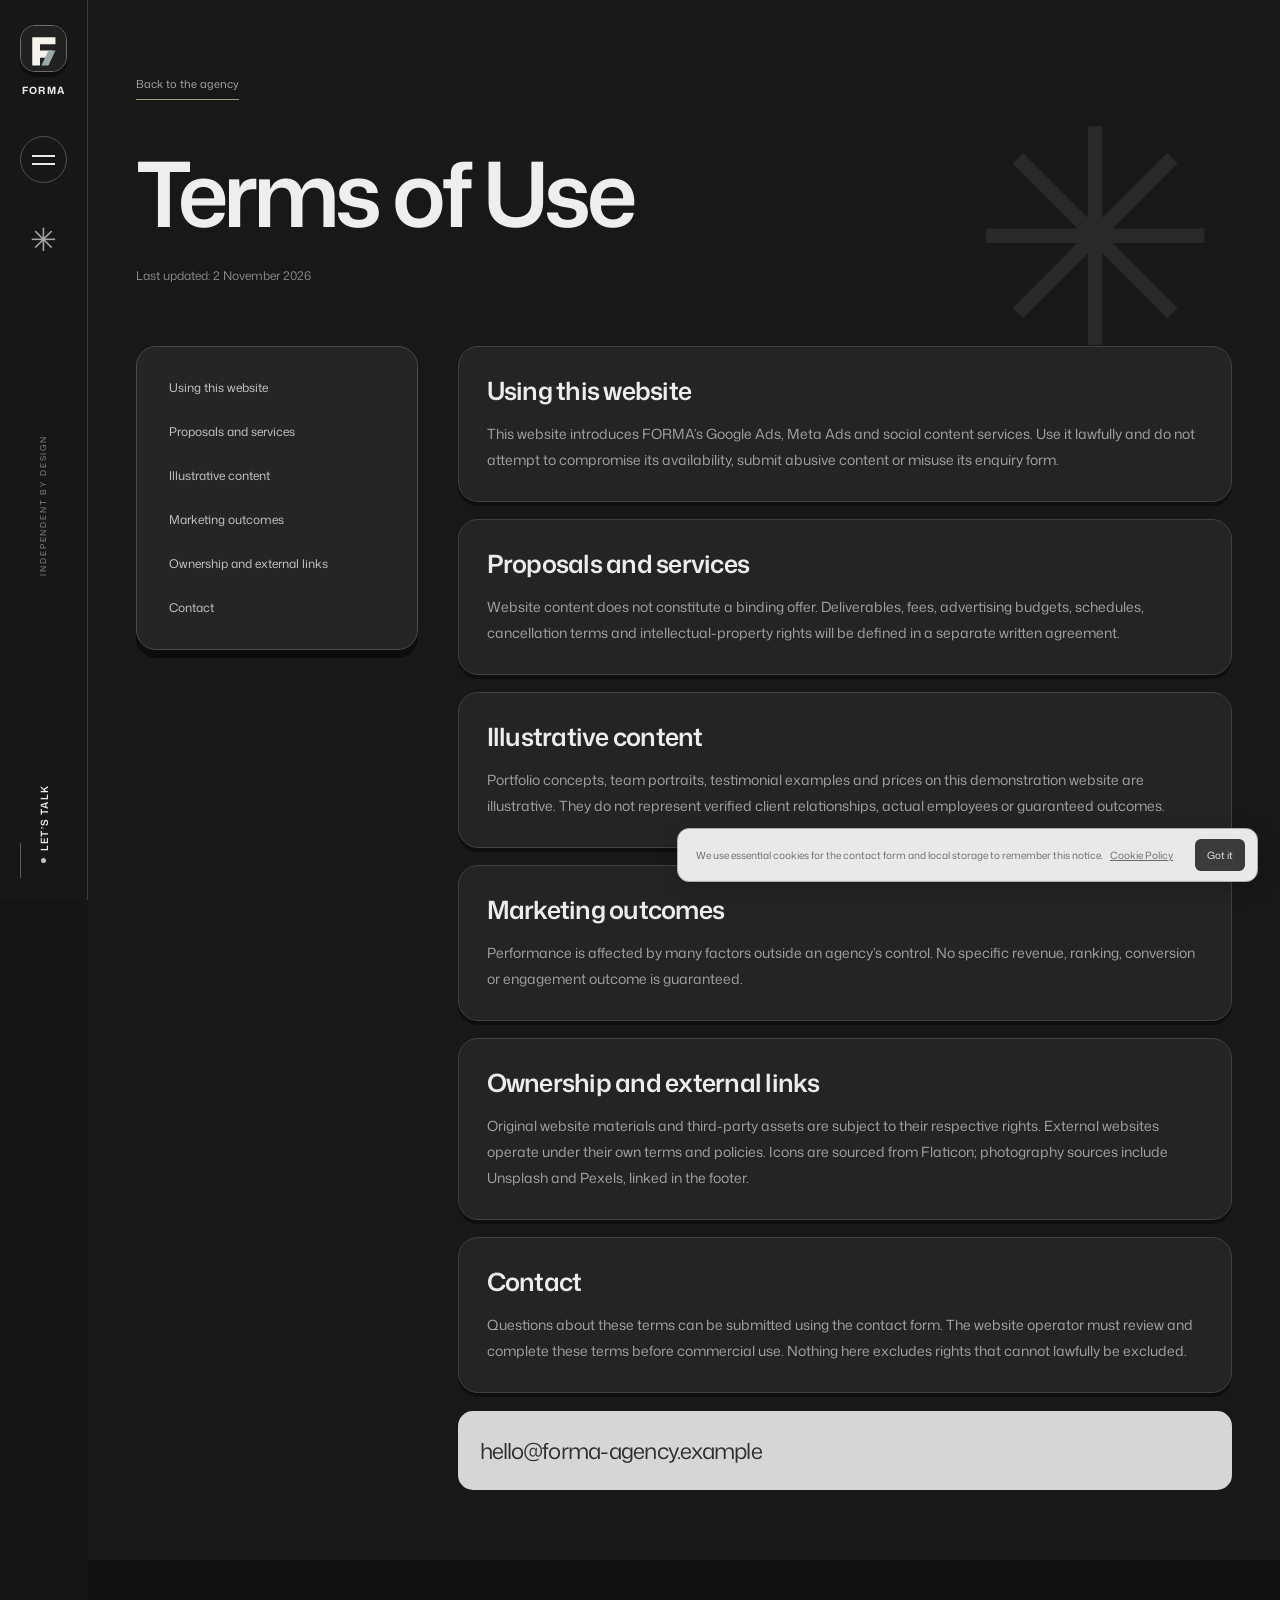
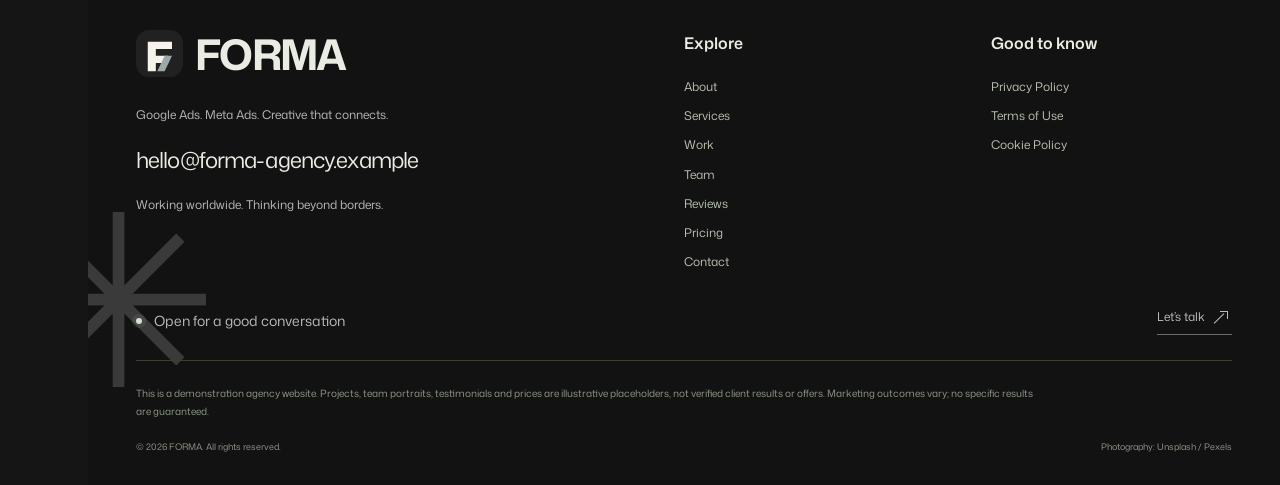
<file: terms.html>
<!doctype html><html lang="en"><head><meta charset="UTF-8"><meta name="viewport" content="width=device-width,initial-scale=1"><meta name="theme-color" content="#171817"><meta name="description" content="Terms for using FORMA’s Google Ads, Meta Ads and content services website, including proposals, illustrative content, ownership and campaign outcomes."><title>Terms of Use | FORMA — Google Ads &amp; Meta Ads Agency</title><link rel="icon" href="assets/favicon.svg"><link rel="stylesheet" href="assets/swiper.css"><link rel="stylesheet" href="assets/aos.css"><link rel="stylesheet" href="assets/style.css"><link rel="stylesheet" href="assets/design-v2.css"><link rel="stylesheet" href="assets/design-v3.css"><script>document.documentElement.classList.add("is-loading");setTimeout(()=>document.documentElement.classList.remove("is-loading"),2500)</script><script defer src="assets/swiper.js"></script><script defer src="assets/aos.js"></script><script defer src="config/config.js"></script><script defer src="assets/app.js"></script></head><body data-page="terms"><div class="page-transition" aria-hidden="true"><div class="loader-orbit"><span></span><span></span><span></span><img data-logo src="assets/logo.svg" alt=""></div><strong data-company>FORMA</strong><span class="loader-caption" data-config="shared.interface.strategy_creative_momentum">GOOGLE ADS · META ADS · CONTENT</span><div class="loader-line"></div></div><header class="rail"><a class="brand" href="index.html" aria-label="Home" data-config="shared.common.home"><img data-logo src="assets/logo.svg" alt=""><span data-company>FORMA</span></a><button class="menu-toggle" aria-expanded="false" aria-controls="site-menu" aria-label="Open navigation"><span></span><span></span></button><a class="rail-mark" href="index.html#services" aria-label="Our expertise" data-config="shared.rail.our_expertise"><span>✳</span></a><span class="rail-note" data-config="shared.rail.independent_by_design">INDEPENDENT BY DESIGN</span><a class="rail-contact" href="index.html#contact" data-config="shared.rail.let_s_talk">LET’S TALK</a></header><dialog id="site-menu"><button class="menu-close" aria-label="Close navigation">×</button><div class="menu-inner"><img class="menu-logo" data-logo src="assets/logo.svg" alt=""><p data-config="shared.site-menu.good_things_start_with_a_conversation">Your next Google Ads or Meta Ads campaign starts here.</p><nav data-nav></nav><a data-email></a><span data-config="shared.site-menu.strategy_creativity_momentum">Google Ads. Meta Ads. Social content.</span></div></dialog><main class="legal-page section"><div class="container"><a class="back-link" href="index.html" data-config="shared.interface.back_to_the_agency">Back to the agency</a><h1 data-config="pages.terms.interface.terms_of_use">Terms of Use</h1><p class="legal-intro" data-config="shared.interface.last_updated_2_november_2026">Last updated: 2 November 2026</p><div class="legal-layout"><nav><a href="#policy-0" data-config="pages.terms.interface.using_this_website">Using this website</a><a href="#policy-1" data-config="pages.terms.interface.proposals_and_services">Proposals and services</a><a href="#policy-2" data-config="pages.terms.interface.illustrative_content">Illustrative content</a><a href="#policy-3" data-config="pages.terms.interface.marketing_outcomes">Marketing outcomes</a><a href="#policy-4" data-config="pages.terms.interface.ownership_and_external_links">Ownership and external links</a><a href="#policy-5" data-config="pages.terms.interface.contact">Contact</a></nav><div><section id="policy-0"><h2 data-config="pages.terms.policy-0.using_this_website">Using this website</h2><p data-config="pages.terms.policy-0.this_website_introduces_our_marketing_services_use_it_lawf">This website introduces FORMA’s Google Ads, Meta Ads and social content services. Use it lawfully and do not attempt to compromise its availability, submit abusive content or misuse its enquiry form.</p></section><section id="policy-1"><h2 data-config="pages.terms.policy-1.proposals_and_services">Proposals and services</h2><p data-config="pages.terms.policy-1.website_content_does_not_constitute_a_binding_offer_delive">Website content does not constitute a binding offer. Deliverables, fees, advertising budgets, schedules, cancellation terms and intellectual-property rights will be defined in a separate written agreement.</p></section><section id="policy-2"><h2 data-config="pages.terms.policy-2.illustrative_content">Illustrative content</h2><p data-config="pages.terms.policy-2.portfolio_concepts_team_portraits_testimonial_examples_and">Portfolio concepts, team portraits, testimonial examples and prices on this demonstration website are illustrative. They do not represent verified client relationships, actual employees or guaranteed outcomes.</p></section><section id="policy-3"><h2 data-config="pages.terms.policy-3.marketing_outcomes">Marketing outcomes</h2><p data-config="pages.terms.policy-3.performance_is_affected_by_many_factors_outside_an_agency_">Performance is affected by many factors outside an agency’s control. No specific revenue, ranking, conversion or engagement outcome is guaranteed.</p></section><section id="policy-4"><h2 data-config="pages.terms.policy-4.ownership_and_external_links">Ownership and external links</h2><p data-config="pages.terms.policy-4.original_website_materials_and_third_party_assets_are_subj">Original website materials and third-party assets are subject to their respective rights. External websites operate under their own terms and policies. Icons are sourced from Flaticon; photography sources include Unsplash and Pexels, linked in the footer.</p></section><section id="policy-5"><h2 data-config="pages.terms.policy-5.contact">Contact</h2><p data-config="pages.terms.policy-5.questions_about_these_terms_can_be_submitted_using_the_con">Questions about these terms can be submitted using the contact form. The website operator must review and complete these terms before commercial use. Nothing here excludes rights that cannot lawfully be excluded.</p></section><a class="email" data-email></a></div></div></div></main><footer><div class="container"><div class="footer-top"><div><a class="brand" href="index.html" data-config="shared.common.home"><img data-logo src="assets/logo.svg" alt=""><span data-company>FORMA</span></a><p data-footer-tagline>Google Ads. Meta Ads. Creative that connects.</p><a class="email" data-email></a><p data-address></p></div><div><h3 data-config="shared.item.explore">Explore</h3><nav data-nav></nav></div><div><h3 data-config="shared.item.good_to_know">Good to know</h3><nav><a href="privacy.html" data-config="shared.item.privacy_policy">Privacy Policy</a><a href="terms.html" data-config="shared.item.terms_of_use">Terms of Use</a><a href="cookies.html" data-config="shared.item.cookie_policy">Cookie Policy</a></nav><div class="social-links" data-social></div></div></div><div class="footer-availability"><span class="live-dot"></span> Open for a good conversation <a href="index.html#contact" data-config="shared.item.let_s_talk">Let’s talk <span class="vector-arrow" aria-hidden="true"></span></a></div><div class="footer-bottom"><p data-disclaimer></p><div><span>© <span data-year></span> <span data-company></span>. <span data-copyright></span></span><span class="photo-credits" data-config="shared.item.photography_unsplash_pexels">Photography: <a href="https://unsplash.com" target="_blank" rel="noopener">Unsplash</a> / <a href="https://www.pexels.com" target="_blank" rel="noopener">Pexels</a></span></div></div></div><span class="footer-spark" aria-hidden="true">✳</span></footer><aside class="cookie-card" aria-label="Privacy notice" hidden><p data-config="shared.interface.just_the_essentials_our_privacy_policy">We use essential cookies for the contact form and local storage to remember this notice. <a href="cookies.html">Cookie Policy</a></p><button data-cookie-accept data-config="shared.interface.got_it">Got it</button></aside><noscript><div class="noscript">Please enable JavaScript to load site settings and use the contact form.</div></noscript></body></html>
</file>
<file: assets/style.css>
@font-face{font-family:Mona;src:url(mona-400.ttf) format('truetype');font-weight:400;font-display:swap}@font-face{font-family:Mona;src:url(mona-500.ttf) format('truetype');font-weight:500;font-display:swap}@font-face{font-family:Mona;src:url(mona-600.ttf) format('truetype');font-weight:600;font-display:swap}@font-face{font-family:Mona;src:url(mona-700.ttf) format('truetype');font-weight:700;font-display:swap}*{box-sizing:border-box}html{scroll-behavior:smooth;scroll-padding-top:30px}body{margin:0;padding-left:88px;background:#efeee9;color:#222321;font-family:Mona,Arial,sans-serif;font-size:16px;line-height:1.6}body.menu-open{overflow:hidden}a{color:inherit;text-decoration:none}button,input,textarea,select{font:inherit}button,a,input,select,textarea{-webkit-tap-highlight-color:transparent}button{cursor:pointer}button:disabled{cursor:wait;opacity:.6}a,button{touch-action:manipulation}button{color:inherit}img{display:block;max-width:100%;object-fit:cover}button:focus-visible,a:focus-visible,summary:focus-visible{outline:2px solid #aebec0;outline-offset:5px}input:focus,textarea:focus,select:focus{outline:1px solid #8c9e9f;outline-offset:4px}h1,h2,h3,p{margin:0}h1,h2,h3{line-height:1.08;letter-spacing:-.055em;font-weight:600}h2{font-size:clamp(36px,4.3vw,68px);text-wrap:balance}h3{font-size:26px;letter-spacing:-.035em}p{color:#b8bab7}body p+p{margin-top:18px}.container{width:calc(100% - 96px);max-width:1480px;margin:auto}.section{padding:92px 0}.two-col{display:grid;grid-template-columns:1fr 1.15fr;gap:72px;align-items:center}.section-label{display:block;font-size:11px;font-weight:600;letter-spacing:.16em;margin-bottom:24px;color:#aeb8b7}.section-head{display:flex;justify-content:space-between;align-items:end;gap:40px;margin-bottom:45px}.section-head>p{max-width:350px;font-size:15px}.center-head{text-align:center;margin-bottom:48px}.dark,.dark-body{background:#171817;color:#f4f3ed}.dark-body{border-radius:48px 48px 0 0;position:relative;z-index:2}.rail{width:88px;position:fixed;inset:0 auto 0 0;z-index:100;background:#efeee9;border-right:1px solid #d2d3ce;display:flex;align-items:center;flex-direction:column;padding:22px 0;color:#222321}.rail .brand{display:flex;align-items:center;flex-direction:column;gap:10px}.brand{display:inline-flex;align-items:center;gap:12px}.brand img{width:47px;height:47px}.brand>span{font-size:26px;font-weight:700;letter-spacing:-.04em}.rail .brand>span{font-size:11px;letter-spacing:.08em}.menu-toggle{margin-top:50px;border:0;background:none;width:52px;height:52px;padding:14px;display:flex;flex-direction:column;justify-content:center;gap:7px}.menu-toggle span{display:block;background:currentColor;height:2px;width:25px;transition:transform .3s}.menu-toggle[aria-expanded=true] span:first-child{transform:translateY(4.5px) rotate(45deg)}.menu-toggle[aria-expanded=true] span:last-child{transform:translateY(-4.5px) rotate(-45deg)}.rail-note{writing-mode:vertical-rl;transform:rotate(180deg);font-size:9px;letter-spacing:.23em;margin:auto 0}.rail-contact{writing-mode:vertical-rl;transform:rotate(180deg);font-size:11px;font-weight:600;letter-spacing:.12em;padding:24px 0}dialog{position:fixed;inset:0 auto 0 88px;margin:0;border:0;width:min(540px,calc(100% - 88px));height:100dvh;max-height:100dvh;padding:65px;background:#dce1dc;color:#202320;z-index:150}dialog::backdrop{background:#0009;backdrop-filter:blur(8px)}.menu-inner{display:flex;flex-direction:column;min-height:100%;gap:25px}.menu-inner p{color:#59605a;font-size:13px}.menu-inner nav{display:flex;flex-direction:column;margin:auto 0;gap:12px}.menu-inner nav a{font-size:clamp(28px,4vh,46px);line-height:1.2;letter-spacing:-.05em;transition:transform .2s}.menu-inner nav a:hover{transform:translateX(15px)}.menu-inner>span{font-size:12px}.button{display:inline-flex;justify-content:center;align-items:center;gap:22px;padding:15px 20px;border-radius:9px;background:#f0efe7;color:#1e211e;border:1px solid #f0efe7;font-size:13px;font-weight:650;line-height:1.4;transition:transform .3s,background .3s,box-shadow .3s}.button>span:last-child:not([data-company]){font-size:21px}.button:hover{background:#cbd5cd;transform:translateY(-3px);box-shadow:0 8px 0 #ffffff12}.hero{height:min(850px,100svh);min-height:660px;overflow:hidden;background:#d8d9d5;position:relative}.hero-inner{height:100%;position:relative}.hero-photo{position:absolute;top:0;bottom:-70px;left:16%;right:11%;overflow:hidden;will-change:transform}.hero-photo img{width:100%;height:100%;object-position:center 38%;filter:grayscale(1);mix-blend-mode:multiply}.hero-top{position:absolute;top:28px;left:0;right:0;display:flex;justify-content:space-between;font-size:9px;letter-spacing:.14em;font-weight:650}.hero-copy{position:absolute;top:130px;left:0;z-index:2}.hero-copy p{font-size:19px;color:#232523;font-weight:550;line-height:1.5;letter-spacing:-.04em;margin-bottom:22px}.hero-copy .button{padding:12px 14px;font-size:11px;gap:7px}.hero-tag{position:absolute;top:96px;left:50%;transform:translateX(-50%);background:#202421e6;color:#f2f1ea;box-shadow:0 8px 16px #0002;border:1px solid #ffffff38;border-radius:30px;padding:10px 22px;font-size:12px;white-space:nowrap;display:flex;align-items:center;gap:10px;z-index:3}.live-dot{display:block;width:6px;height:6px;border-radius:50%;background:#d5e0d1;box-shadow:0 0 0 4px #d5e0d117}.hero-mini{position:absolute;top:145px;right:0;width:155px;height:145px;border:3px solid #f9f8f1;background:#c7d0cd;border-radius:22px;box-shadow:0 16px 18px #0002;display:flex;flex-direction:column;align-items:center;justify-content:center;gap:10px;transform:rotate(5deg);z-index:2}.hero-mini>span{font-size:8px;letter-spacing:.12em;text-align:center;font-weight:700}.mini-sculpture{display:flex;align-items:center;height:65px;gap:3px;transform:rotate(-15deg)}.mini-sculpture i{display:block;width:24px;height:54px;border-radius:5px;background:#788b84;box-shadow:5px 5px 0 #4d625b;animation:bars 3s ease-in-out infinite}.mini-sculpture i:nth-child(2){height:35px;background:#e2dfb9;box-shadow:5px 5px 0 #aaa78a;animation-delay:.3s}.mini-sculpture i:nth-child(3){height:62px;background:#e4e9de;box-shadow:5px 5px 0 #abb4a8;animation-delay:.6s}@keyframes bars{50%{transform:translateY(-8px)}}.hero h1{position:absolute;top:40%;left:-1%;right:-2%;font-size:clamp(85px,10.9vw,184px);line-height:.89;letter-spacing:-.075em;z-index:3;font-weight:750;color:#f8f7ef;mix-blend-mode:difference;pointer-events:none;animation:heroIn 1.2s cubic-bezier(.2,.8,.2,1) both}.hero h1 span{display:block;text-align:right}.hero-bottom{position:absolute;left:0;right:0;bottom:50px;display:flex;align-items:center;justify-content:space-between;font-size:10px;font-weight:650;letter-spacing:.1em;z-index:3}.hero-bottom a{border-bottom:1px solid;padding-bottom:8px;letter-spacing:0;font-size:12px}.hero-bottom a span{margin-left:16px}.hero-asterisk{position:absolute;top:58px;left:22%;font-size:100px;line-height:1;animation:turn 30s linear infinite}@keyframes turn{to{transform:rotate(360deg)}}@keyframes heroIn{from{opacity:0;transform:translateY(50px)}to{opacity:1;transform:none}}.about-photo{position:relative;border:2px solid #50524d;border-radius:32px;overflow:hidden;height:530px;box-shadow:8px 9px 0 #ffffff08}.about-photo>img:first-child{width:100%;height:100%;object-position:center 30%;filter:grayscale(1)}.about-photo .image-logo{position:absolute;top:20px;right:20px;width:64px;height:64px;border:7px solid #ffffff33;border-radius:19px}.photo-note{position:absolute;bottom:20px;left:20px;right:20px;padding:22px;background:#eeeee8;color:#262822;border-radius:17px;box-shadow:0 8px 0 #ffffff33}.photo-note>span:first-child{font-size:9px;letter-spacing:.15em}.photo-note p{font-size:27px;line-height:1.1;letter-spacing:-.04em;color:#262822;margin-top:10px}.small-star{position:absolute;right:20px;bottom:20px;font-size:55px;line-height:1}.about-box{border:1px solid #393b35;border-radius:24px;padding:26px;margin-top:28px;font-size:14px;background:#1b1c1a}.about-bottom{display:flex;gap:25px;align-items:center;border:1px solid #393b35;background:#1b1c1a;border-radius:24px;padding:25px;box-shadow:0 7px 0 #d7dad2}.about-bottom h3{font-size:23px}.text-link{font-size:12px;display:inline-block;border-bottom:1px solid #ffffff55;padding:8px 0}.text-link:hover{color:#bdcbbc}.orbit-mark{display:flex;isolation:isolate;padding-left:12px}.orbit-mark i{width:35px;height:58px;background:#889b9c;border-radius:50% 0 0 50%;margin-left:-12px}.capability-line{display:flex;gap:28px;margin-top:36px;font-size:10px;letter-spacing:.12em;color:#8e928c}.services{padding-top:50px}.service-swiper{overflow:visible;max-width:1050px;margin:auto}.services .container{overflow:hidden;padding-bottom:14px}.service-card{background:#20211f;border:1px solid #494c44;border-radius:26px;display:grid;grid-template-columns:1fr 1fr;gap:35px;padding:20px;box-shadow:0 13px 0 #ffffff08;min-height:420px}.service-content{padding:22px;display:flex;align-items:flex-start;flex-direction:column}.service-content h3{font-size:39px;max-width:300px}.service-content p{font-size:14px;margin:18px 0}.service-content ul{padding:0;list-style:none;margin:0 0 24px;font-size:13px;color:#d1d4cd;line-height:2.1}.service-content ul li:before{content:'✓';margin-right:10px;color:#aab9a7}.service-content .button{margin-top:auto}.service-card>img{width:100%;height:100%;max-height:440px;min-height:350px;border-radius:17px;object-fit:cover}.slider-controls{display:flex;justify-content:space-between;align-items:center;gap:20px;margin-top:30px}.slider-controls>div:first-child{width:auto}.slider-controls>div:last-child{display:flex;gap:8px}.slider-button{background:none;border:1px solid #60625b;width:42px;height:42px;border-radius:50%;font-size:19px;transition:background .2s,transform .2s}.slider-button:hover{background:#eeeee6;color:#222;transform:scale(1.06)}.swiper-pagination-bullet{background:#d7ddd2;opacity:.3;width:6px;height:6px}.swiper-pagination-bullet-active{opacity:1;width:25px;border-radius:8px}.project-call{padding:48px 0;background:#cbd2cb;color:#222720}.project-call .container{display:flex;gap:35px;justify-content:space-between;align-items:center}.project-call h2{font-size:clamp(30px,3.3vw,52px);margin-right:auto}.giant-star{font-size:100px;line-height:1;animation:turn 40s linear infinite}.project-call .button{background:#242a24;color:#f2f2e9;border-color:#242a24}.why-grid{display:grid;grid-template-columns:1fr .9fr 1fr;gap:35px;align-items:center}.why-list{display:grid;gap:30px}.why-list article{display:flex;gap:16px}.why-list h3{font-size:20px;letter-spacing:-.03em;margin-bottom:10px}.why-list p{font-size:13px}.line-icon{font-size:35px;line-height:1;color:#b8c3b7;min-width:35px}.brand-orbit{height:310px;position:relative;display:grid;place-items:center}.brand-orbit>img{width:95px;height:95px;box-shadow:0 14px 0 #0005;border-radius:25px;transform:rotate(-10deg)}.orbit-ring{position:absolute;border:1px solid #51564e;border-radius:50%;width:260px;height:260px;transform:rotateX(35deg) rotateZ(20deg)}.orbit-ring.second{width:190px;height:310px;transform:rotateZ(48deg)}.sat{position:absolute;display:grid;place-items:center;width:52px;height:52px;border-radius:13px;background:#d5dcd2;color:#283129;font-size:28px;box-shadow:5px 7px 0 #5e675b;animation:float 4s ease-in-out infinite}.s1{top:20px;left:35%}.s2{right:0;top:45%;background:#a9b4b9;animation-delay:.5s}.s3{bottom:15px;left:30%;animation-delay:1s}.s4{left:0;top:40%;background:#ddd8ca;animation-delay:1.5s}@keyframes float{50%{translate:0 -10px}}.marquee{background:#e9eae1;color:#202520;overflow:hidden;padding:24px 0;transform:rotate(-2deg);margin:12px 0}.marquee>div{font-size:clamp(32px,4vw,62px);font-weight:650;letter-spacing:-.05em;white-space:nowrap;line-height:1.2;width:max-content;animation:marquee 35s linear infinite}@keyframes marquee{to{transform:translateX(-50%)}}.work-swiper{overflow:hidden}.work-card{display:grid;grid-template-columns:1.35fr 1fr;gap:60px;align-items:center}.work-img{height:420px;border-radius:23px;overflow:hidden;background:#383d35}.work-img img{width:100%;height:100%;transition:transform .8s}.work-card:hover img{transform:scale(1.04)}.work-card>div>span{font-size:10px;letter-spacing:.16em;color:#9ea99c}.work-card h3{font-size:44px;margin:20px 0}.work-card p{max-width:330px;font-size:16px}.work-card .text-link{margin-top:25px}.process{background:#e5e7dd;color:#262a24;border-radius:35px}.process .section-label{color:#6c796b}.process .text-link{border-color:#7b8575}.process-grid{display:grid;grid-template-columns:repeat(3,1fr);gap:22px}.process-grid article{border:1px solid #b6c0ad;border-radius:20px;background:#d9dece;padding:28px;display:flex;flex-direction:column;min-height:310px;transition:transform .3s,box-shadow .3s}.process-grid article:hover{transform:translateY(-8px);box-shadow:0 9px 0 #b7c2ab}.process-symbol{font-size:48px;line-height:1;margin-bottom:25px}.process-grid article>span:nth-child(2){font-size:9px;letter-spacing:.16em;margin-bottom:14px}.process-grid h3{font-size:26px}.process-grid p{font-size:14px;color:#56604f;margin-top:15px}.process-grid article>div{font-size:10px;border-top:1px solid #b4bfa8;padding-top:15px;margin-top:auto;padding-top:20px}.team-swiper{overflow:hidden}.team-card .portrait{height:340px;overflow:hidden;border-radius:20px;background:#c8cdc5}.team-card img{width:100%;height:100%;object-position:center 25%;filter:grayscale(1);transition:filter .5s,transform .8s}.team-card:hover img{filter:grayscale(0);transform:scale(1.04)}.team-card h3{font-size:23px;margin-top:20px}.team-card p{font-size:12px;margin-top:6px}.reviews{background:#20221f;border-radius:35px}.review-layout{display:grid;grid-template-columns:1fr 1.2fr;gap:80px;align-items:center}.review-layout>div>p{font-size:12px;margin-top:25px}.review-controls{display:flex;gap:8px;margin-top:30px}.review-swiper{min-width:0;width:100%}.quote{border:1px solid #4b5146;border-radius:24px;padding:36px;background:#292d27}.quote-mark{font-family:Georgia,serif;font-size:100px;line-height:.7;color:#b6c2aa}.quote blockquote{margin:20px 0 35px;font-size:clamp(22px,2.4vw,35px);line-height:1.3;letter-spacing:-.035em}.quote>div{border-top:1px solid #505849;padding-top:20px;display:flex;flex-direction:column;font-size:14px}.quote small{font-size:8px;letter-spacing:.16em;color:#8d9983;margin-top:4px}.billing{display:flex;border:1px solid #51554b;border-radius:40px;padding:5px;gap:4px;width:max-content}.billing button{border:0;background:none;padding:10px 15px;border-radius:30px;font-size:12px}.billing button.active{background:#e5e9df;color:#252b20}.billing button span{font-size:9px;margin-left:6px}.pricing-note{font-size:10px;margin-top:13px!important}.pricing-grid{display:grid;grid-template-columns:repeat(3,1fr);gap:20px}.plan{padding:30px;border:1px solid #3e4339;border-radius:23px;background:#1f221e;display:flex;flex-direction:column;position:relative;transition:transform .3s;min-height:440px}.plan:hover{transform:translateY(-6px)}.plan.featured{background:#d5deca;color:#252e1f;box-shadow:0 8px 0 #7e8d71}.plan h3{font-size:23px}.plan .price{font-size:50px;font-weight:600;letter-spacing:-.055em;margin:20px 0 0}.plan .price small{font-size:12px;font-weight:400;letter-spacing:0}.plan .annual{font-size:10px;min-height:20px;color:#929d89}.plan.featured .annual{color:#5b6e4a}.plan>p{font-size:13px;margin-top:15px;min-height:45px}.plan.featured p{color:#566449}.plan .button{margin:24px 0;background:transparent;border-color:#505c46;color:inherit}.plan.featured .button{background:#28351e;color:#eef2e7}.plan ul{list-style:none;margin:0;padding:0;display:grid;gap:12px;font-size:12px}.plan li:before{content:'✓';margin-right:10px}.popular{position:absolute;right:22px;top:27px;font-size:8px;letter-spacing:.1em;border:1px solid #a9b69e;padding:4px 8px;border-radius:20px}.faq{padding-top:40px}.faq-sculpture{font-size:135px;color:#9eaa94;line-height:1;margin-top:30px;text-shadow:6px 6px #3b4435;transform:rotate(-12deg);width:max-content}.accordions details{border-bottom:1px solid #4b5144}.accordions summary{display:flex;justify-content:space-between;align-items:center;gap:20px;list-style:none;cursor:pointer;padding:22px 0;font-size:16px;font-weight:500;letter-spacing:-.025em}.accordions summary::-webkit-details-marker{display:none}.accordions summary span{font-size:23px;transition:transform .3s}.accordions details[open] summary span{transform:rotate(45deg)}.accordions details p{padding:0 35px 24px 0;font-size:14px;animation:heroIn .4s ease both}.contact{background:#dfe3d9;color:#272e23;border-radius:35px 35px 0 0}.contact-heading{max-width:990px}.contact-heading .section-label{color:#6b7963}.contact-heading h2{margin-bottom:25px}.contact-heading>p{color:#5a6651;font-size:14px;line-height:1.85;max-width:1000px}.contact-form{margin-top:45px}.form-grid{display:grid;grid-template-columns:1fr 1fr;gap:25px 40px}.form-grid>label{display:flex;flex-direction:column;font-size:11px;gap:11px;font-weight:600}.form-grid>label>span{display:contents;font-weight:400}.form-grid input,.form-grid select,.form-grid textarea{background:transparent;color:#27301f;border:0;border-bottom:1px solid #a3af98;border-radius:0;padding:8px 0 15px;width:100%;font-size:16px;font-weight:400}.form-grid input::placeholder,.form-grid textarea::placeholder{color:#88927f}.form-grid textarea{resize:vertical;min-height:110px}.full{grid-column:1/-1}.form-bottom{display:flex;justify-content:space-between;align-items:center;gap:35px;margin-top:25px}.consent{display:flex;align-items:start;gap:10px;font-size:11px;color:#65715b}.consent input{accent-color:#4b5c3c;margin:4px 0}.consent a{text-decoration:underline}.form-bottom .button{background:#273121;color:#f3f4ed;min-width:210px;border-color:#273121}.form-status{color:#34482c;margin-top:20px;max-width:800px;font-size:14px}.form-status.error{color:#942f2c}.trap{position:absolute;width:1px;height:1px;overflow:hidden;clip-path:inset(50%)}footer{background:#171a15;color:#e9ece2;padding:60px 0 24px}.footer-top{display:grid;grid-template-columns:2fr 1fr 1fr;gap:65px}.footer-top .brand>span{font-size:42px}.footer-top p{font-size:12px;margin-top:18px}.email{display:block;font-size:22px;letter-spacing:-.04em;margin-top:18px;overflow-wrap:anywhere}.footer-top h3{font-size:16px;letter-spacing:0;margin:15px 0 25px}.footer-top nav{display:flex;flex-direction:column;gap:10px;font-size:12px;color:#b7c0af}.footer-top nav a:hover{color:#fff}.footer-bottom{border-top:1px solid #3a4233;margin-top:50px;padding-top:23px}.footer-bottom>p{font-size:10px;max-width:900px;color:#8f9987;line-height:1.8}.footer-bottom>div{display:flex;flex-wrap:wrap;justify-content:space-between;gap:14px;font-size:9px;margin-top:20px;color:#8f9987}.text-button{background:none;border:0;text-align:left;padding:0;font-size:inherit;color:inherit}.social-links{display:flex;gap:15px;font-size:11px;margin-top:20px}.cookie-card{position:fixed;right:22px;bottom:18px;z-index:80;background:#f2f2e9;border:1px solid #ccd1c5;border-radius:12px;padding:10px 12px 10px 18px;box-shadow:0 5px 25px #0002;display:flex;align-items:center;gap:22px;max-width:calc(100vw - 30px)}.cookie-card[hidden]{display:none}.cookie-card p{font-size:10px;color:#5b6652}.cookie-card a{text-decoration:underline;margin-left:5px}.cookie-card button{border:0;background:#273321;color:#eef1e6;border-radius:6px;padding:8px 12px;font-size:10px;white-space:nowrap}.page-transition{position:fixed;inset:0;background:#d9e0d2;z-index:200;display:flex;align-items:center;justify-content:center;flex-direction:column;gap:20px;transform:translateY(-100%);transition:transform .45s cubic-bezier(.8,0,.2,1);pointer-events:none}.page-transition.active{transform:translateY(0)}.page-transition img{width:60px;height:60px;animation:float 1.5s ease infinite}.page-transition span{font-size:22px;font-weight:500}.page-transition i{width:150px;height:2px;background:#7d8c72;animation:pulse .8s ease infinite}@keyframes pulse{50%{transform:scaleX(.25)}}.service-hero{padding-top:45px}.back-link{font-size:11px;border-bottom:1px solid #939e88;padding-bottom:5px;display:inline-block;margin-bottom:45px}.service-hero h1{font-size:clamp(48px,6.7vw,100px);max-width:650px}.service-hero p{color:#67745e;margin:25px 0 30px;font-size:16px}.service-hero .section-label{color:#79886c}.service-hero .button{background:#273121;color:#f2f5eb}.service-cover{height:470px;position:relative;border-radius:28px;background:#cdd6c5}.service-cover>img{width:100%;height:100%;border-radius:28px}.cover-star{position:absolute;bottom:-20px;right:-20px;color:#8d9e81;font-size:125px;line-height:1;text-shadow:6px 6px #273121}.service-page .large-copy{font-size:20px;color:#c9d0c2}.deliverables{padding:0;list-style:none;margin-top:30px}.deliverables li{padding:12px 0;border-bottom:1px solid #3b4632;font-size:14px}.deliverables li:before{content:'✓';margin-right:15px;color:#a6b798}.deliverable-grid{display:grid;grid-template-columns:repeat(4,1fr);gap:20px}.deliverable-grid article{padding:27px;border:1px solid #b7c3ac;border-radius:20px;background:#e2e7dc}.deliverable-grid article>span{font-size:45px;color:#687b58}.deliverable-grid h3{font-size:22px;margin-top:20px}.service-page>.section:not(.dark) .section-head p{color:#5c6c50}.legal-page{min-height:75vh;padding-top:55px}.legal-page h1{font-size:clamp(50px,7vw,95px)}.legal-intro{margin:25px 0 60px;color:#65725b}.legal-layout{display:grid;grid-template-columns:1fr 2.4fr;gap:70px}.legal-layout>nav{display:flex;flex-direction:column;gap:15px;font-size:13px;align-self:start;position:sticky;top:40px}.legal-layout section{margin-bottom:40px;scroll-margin-top:30px}.legal-layout h2{font-size:26px;letter-spacing:-.03em;margin-bottom:15px}.legal-layout p{color:#66715c;font-size:15px}.noscript{padding:20px;background:#fff;color:#222;position:fixed;bottom:0;z-index:300}.hero-tag.flash{animation:heroIn .5s ease}.service-card .service-icon{width:46px;height:46px;object-fit:contain;margin-bottom:20px;filter:grayscale(1) invert(.85)}
@media(min-width:1700px){.hero h1{font-size:185px}.hero{height:900px}.container{width:calc(100% - 120px)}}
@media(max-width:1100px){body{padding-left:70px}.rail{width:70px}.rail .brand img{width:40px;height:40px}dialog{left:70px;width:min(540px,calc(100% - 70px))}.container{width:calc(100% - 60px)}.section{padding:70px 0}.two-col{gap:35px}.about-photo{height:490px}.about-box{padding:22px}.about-bottom{padding:22px;gap:18px}.about-bottom h3{font-size:20px}.hero{min-height:630px;height:760px}.hero h1{font-size:11.3vw;top:44%}.hero-mini{width:125px;height:125px}.hero-copy p{font-size:16px}.hero-photo{left:10%;right:5%}.hero-tag{top:80px}.service-content{padding:10px}.service-content h3{font-size:32px}.service-card{gap:20px}.why-grid{gap:25px;grid-template-columns:1fr 1fr}.brand-orbit{display:none}.work-card{gap:35px}.work-img{height:350px}.work-card h3{font-size:34px}.process-grid{gap:15px}.process-grid article{padding:22px}.process-grid h3{font-size:23px}.review-layout{gap:40px}.quote{padding:27px}.plan{padding:23px}.plan .price{font-size:42px}.plan>p{min-height:62px}.popular{right:15px;top:23px;font-size:7px}.footer-top{gap:35px}.service-cover{height:400px}.deliverable-grid{grid-template-columns:repeat(2,1fr)}}
@media(max-width:760px){html{scroll-padding-top:85px}body{padding-left:0;padding-top:72px}.rail{width:100%;height:72px;inset:0 0 auto;flex-direction:row;justify-content:space-between;padding:12px 20px;border-right:0;border-bottom:1px solid #d0d4c9}.rail .brand{flex-direction:row;gap:10px}.rail .brand img{width:38px;height:38px}.rail .brand>span{font-size:19px;letter-spacing:-.03em}.menu-toggle{margin:0;order:3;width:40px;padding:7px}.rail-note{display:none}.rail-contact{writing-mode:horizontal-tb;transform:none;margin-left:auto;margin-right:18px;font-size:9px;padding:10px 0}.container{width:calc(100% - 40px)}.section{padding:60px 0}dialog{inset:72px 0 0;width:100%;height:calc(100dvh - 72px);max-width:none;padding:30px}.menu-inner nav{gap:10px}.menu-inner nav a{font-size:30px}.menu-inner{gap:15px}.hero{height:680px;min-height:0;max-height:calc(100svh - 72px)}.hero-top{top:18px;font-size:7px;letter-spacing:.08em}.hero-top span:last-child{display:none}.hero-photo{left:2%;right:-12%;top:20px;bottom:-35px}.hero-photo img{object-position:50% 40%}.hero-copy{top:76px}.hero-copy p{font-size:13px;margin-bottom:13px}.hero-copy .button{font-size:9px;padding:8px 10px;gap:5px}.hero-tag{top:38px;left:auto;right:0;transform:none;font-size:8px;padding:7px 12px;gap:7px}.hero-mini{top:105px;width:90px;height:100px;right:0;border-width:2px;border-radius:15px}.hero-mini>span{font-size:6px}.mini-sculpture{height:43px}.mini-sculpture i{width:15px;height:34px}.mini-sculpture i:nth-child(2){height:24px}.mini-sculpture i:nth-child(3){height:40px}.hero h1{font-size:clamp(54px,13.4vw,100px);top:45%;left:-1%;right:-1%;line-height:.95}.hero-asterisk{font-size:55px;left:40%;top:92px}.hero-bottom{bottom:28px;font-size:6px;gap:10px;letter-spacing:.03em}.hero-bottom a{font-size:9px}.dark-body{border-radius:28px 28px 0 0}.two-col{grid-template-columns:1fr;gap:35px}.about .two-col{grid-template-columns:.85fr 1.15fr;gap:25px}.about-photo{height:400px}.about h2{font-size:30px}.about-box{padding:17px;font-size:12px;margin-top:20px}.about-bottom{padding:17px}.orbit-mark{display:none}.about-bottom h3{font-size:19px}.capability-line{font-size:7px;gap:14px;margin-top:24px}.photo-note{padding:15px;left:12px;right:12px;bottom:12px}.photo-note>span:first-child{font-size:7px}.photo-note p{font-size:22px}.small-star{font-size:35px;right:10px;bottom:15px}.about-photo .image-logo{width:48px;height:48px;top:12px;right:12px}.section-head{gap:22px;align-items:start;flex-direction:column;margin-bottom:30px}.section-head>p{font-size:13px}.section-label{font-size:9px;letter-spacing:.13em;margin-bottom:18px}.service-card{min-height:0;gap:15px}.service-content h3{font-size:27px}.service-content p{font-size:12px}.service-content ul{font-size:10px;line-height:1.9}.service-content .button{font-size:10px;padding:11px 14px}.service-card>img{min-height:300px}.project-call .container{gap:20px;flex-wrap:wrap}.giant-star{font-size:70px}.project-call h2{font-size:30px}.project-call .button{margin-left:90px;font-size:11px}.why-grid{gap:30px}.why-list h3{font-size:18px}.why-list article{gap:10px}.why-list p{font-size:12px}.line-icon{font-size:25px;min-width:26px}.work-card{gap:25px;grid-template-columns:1.1fr 1fr}.work-img{height:300px}.work-card h3{font-size:29px}.work-card p{font-size:13px}.work-card>div>span{font-size:8px}.process-grid{grid-template-columns:1fr;gap:16px}.process-grid article{min-height:0;display:grid;grid-template-columns:55px 1fr;gap:10px 20px;padding:24px}.process-symbol{grid-row:1/4;margin:0}.process-grid article>span:nth-child(2){margin:0}.process-grid h3,.process-grid p,.process-grid article>div{grid-column:2}.process-grid p{margin:0}.process-grid article>div{margin:10px 0 0;padding-top:12px}.team-card .portrait{height:310px}.review-layout{grid-template-columns:1fr;gap:30px}.review-layout>div:first-child{position:relative}.review-controls{position:absolute;right:0;bottom:0}.review-layout>div>p{font-size:10px}.quote blockquote{font-size:27px}.pricing-grid{gap:14px}.plan{padding:20px 16px;min-height:450px}.plan h3{font-size:21px}.plan .price{font-size:31px}.plan .price small{font-size:9px}.popular{position:static;order:-1;align-self:start;margin-bottom:15px}.plan:not(.featured){padding-top:56px}.plan>p{font-size:11px;min-height:65px}.plan ul{font-size:10px;gap:10px}.plan .button{font-size:10px;padding:12px 7px}.billing button{font-size:11px}.faq .two-col{grid-template-columns:1fr 1.3fr;gap:25px}.faq h2{font-size:33px}.accordions summary{font-size:14px;padding:18px 0}.accordions details p{font-size:12px}.contact-heading>p{font-size:12px}.form-grid{gap:22px}.form-grid input,.form-grid select,.form-grid textarea{font-size:14px}.form-bottom{gap:20px}.form-bottom .button{min-width:160px;font-size:11px}.consent{font-size:9px}.footer-top{grid-template-columns:1.5fr 1fr 1fr;gap:25px}.footer-top .brand>span{font-size:30px}.footer-top .brand img{width:37px;height:37px}.footer-top .email{font-size:16px}.footer-top p{font-size:10px}.footer-top h3{font-size:13px}.footer-top nav{font-size:10px}.cookie-card{right:12px;bottom:12px;gap:14px;padding:9px 10px 9px 12px}.cookie-card p{font-size:9px}.cookie-card a{margin-left:2px}.service-hero h1{font-size:60px}.service-hero .two-col{grid-template-columns:1fr 1fr}.service-cover{height:330px}.service-hero p{font-size:13px}.service-hero .button{font-size:11px}.cover-star{font-size:80px;right:-10px}.legal-layout{gap:30px;grid-template-columns:1fr 2fr}.legal-layout>nav{font-size:11px;top:95px}.legal-layout p{font-size:13px}.legal-layout h2{font-size:24px}.legal-layout section{scroll-margin-top:95px}}
@media(max-width:520px){.hero{height:620px}.about .two-col{grid-template-columns:1fr}.about-photo{height:390px}.about h2{font-size:39px}.about-box{font-size:14px;padding:24px}.about-bottom{padding:24px}.about-bottom h3{font-size:22px}.orbit-mark{display:flex}.photo-note p{font-size:27px}.about-photo>img:first-child{object-position:center 25%}.about .two-col>div:last-child{margin-top:3px}.capability-line{font-size:9px;gap:22px}.service-card{grid-template-columns:1fr;padding:15px;border-radius:20px;gap:18px}.service-content{padding:10px}.service-content h3{font-size:31px;max-width:none}.service-content p{font-size:13px;margin:15px 0}.service-content ul{font-size:12px;margin-bottom:20px}.service-content .service-icon{display:none}.service-card>img{height:180px;min-height:0;grid-row:1;object-fit:cover}.service-content .button{font-size:12px}.service-swiper{max-width:100%}.slider-controls{margin-top:24px}.project-call h2{font-size:29px}.giant-star{font-size:50px}.project-call .button{margin-left:70px}.why-grid{grid-template-columns:1fr}.why-list{gap:25px}.why-list article{gap:18px}.why-list h3{font-size:21px}.why-list p{font-size:13px}.why-list .line-icon{font-size:32px}.work-card{grid-template-columns:1fr;gap:25px}.work-img{height:280px}.work-card h3{font-size:32px;margin:14px 0}.work-card .text-link{margin-top:12px}.work-card p{font-size:14px}.process-grid article{padding:23px}.team-card .portrait{height:330px}.team-card h3{font-size:25px}.quote{padding:27px}.quote blockquote{font-size:25px}.review-controls{position:static;margin-top:20px}.pricing-grid{grid-template-columns:1fr;gap:22px}.plan{padding:27px!important;min-height:0}.plan .price{font-size:48px}.plan .price small{font-size:12px}.plan .annual{font-size:11px}.plan>p{font-size:14px;min-height:0}.plan .button{font-size:12px}.plan ul{font-size:13px;gap:12px}.popular{position:absolute;top:27px;right:27px;order:0;margin:0;font-size:8px}.plan h3{font-size:25px}.faq .two-col{grid-template-columns:1fr}.faq h2{font-size:38px}.faq-sculpture{display:none}.accordions summary{font-size:16px}.accordions details p{font-size:14px}.contact h2{font-size:35px;white-space:normal}.contact-heading>p{font-size:13px}.form-grid{grid-template-columns:1fr;gap:25px}.form-bottom{flex-direction:column;align-items:stretch;gap:25px}.consent{font-size:10px}.form-bottom .button{width:100%;font-size:13px}.form-grid input,.form-grid select,.form-grid textarea{font-size:16px}.footer-top{grid-template-columns:1fr 1fr;gap:30px}.footer-top>div:first-child{grid-column:1/-1}.footer-top .brand>span{font-size:40px}.footer-top .brand img{width:45px;height:45px}.footer-top .email{font-size:22px}.footer-top p{font-size:12px}.footer-top h3{font-size:15px;margin-top:0}.footer-top nav{font-size:12px}.footer-bottom{margin-top:35px}.footer-bottom>div{flex-direction:column;gap:10px}.cookie-card{gap:10px;max-width:calc(100vw - 20px);right:10px;bottom:10px}.cookie-card p{font-size:8px}.cookie-card button{font-size:9px;padding:7px 10px}.service-hero .two-col{grid-template-columns:1fr}.service-hero h1{font-size:54px}.service-cover{height:300px}.service-hero p{font-size:15px}.service-page .large-copy{font-size:17px}.deliverable-grid{gap:12px}.deliverable-grid article{padding:20px}.deliverable-grid h3{font-size:19px}.legal-layout{grid-template-columns:1fr;gap:35px}.legal-layout>nav{position:static;display:flex;flex-direction:row;flex-wrap:wrap;gap:10px 20px;border-bottom:1px solid #b9c3ae;padding-bottom:25px}.legal-page h1{font-size:49px}.legal-intro{margin-bottom:35px}.legal-layout p{font-size:14px}}
@media(prefers-reduced-motion:reduce){html{scroll-behavior:auto}*,*:before,*:after{animation:none!important;transition:none!important;scroll-behavior:auto!important}[data-aos]{opacity:1!important;transform:none!important}.hero-photo{transform:none!important}.marquee>div{white-space:normal;font-size:28px;width:auto}.page-transition{display:none}}

body{overflow-x:clip}.hero-top,.hero-bottom{color:#222321}.hero-top{z-index:3}.hero h1{font-weight:700}.hero-photo{left:-48px;right:-48px;top:0;bottom:-80px}.hero-photo img{mix-blend-mode:normal;object-position:center}.hero h1{mix-blend-mode:difference}.hero-asterisk{color:#30332d;z-index:2}.hero-top span{max-width:35%}.hero-bottom>span{max-width:35%}@media(max-width:760px){.hero-photo{left:-20px;right:-20px;top:0;bottom:-40px}.hero-photo img{object-position:54% center}.hero-top span{max-width:75%}}

img.line-icon{width:38px;height:38px;object-fit:contain;filter:grayscale(1) invert(.8)}img.process-symbol{width:54px;height:54px;object-fit:contain;filter:grayscale(1)}

.menu-close{position:absolute;right:22px;top:18px;border:1px solid #a7b09e;background:none;width:38px;height:38px;border-radius:50%;font-size:25px;line-height:1}.menu-inner{padding-top:20px}@media(max-width:1100px){.hero-copy p{color:#20251c;background:#efeee9;padding:9px 12px;border-radius:8px;font-size:13px;width:max-content}.hero-asterisk{display:none}.hero-top{display:none}.hero-photo img{object-position:60% center}}
</file>
<file: assets/design-v2.css>
:root{--ink:#111111;--panel:#1b1b1b;--silver:#d7d7d7;--line:#3b3b3b;--paper:#efefef;--ease:cubic-bezier(.22,.75,.25,1)}body{background:#151515}body:has(.dark-body){background:#d8d8d8}.dark-body{background:#141414}.section{position:relative;padding:82px 0}h2{font-size:clamp(34px,4.1vw,64px);letter-spacing:-.045em}.section-label{display:flex;align-items:center;gap:12px;color:#dadada;font-size:12px;letter-spacing:.05em}.section-label:before{content:'✳';font-size:24px;line-height:1}.section-label:after{content:'';display:block;height:1px;width:100px;background:#686868}.center-head .section-label{justify-content:center}.container{position:relative;z-index:2}.sr-only{position:absolute;width:1px;height:1px;padding:0;margin:-1px;overflow:hidden;clip:rect(0,0,0,0);white-space:nowrap;border:0}.button{position:relative;min-height:48px;padding:8px 9px 8px 21px;gap:22px;border:1px solid #e6e6e6;border-radius:10px;box-shadow:0 3px 0 #ffffff12;transition:background .4s var(--ease),transform .4s var(--ease),box-shadow .4s var(--ease)}.button>span:last-child:not([data-company]){width:34px;height:34px;border-radius:7px;display:grid;place-items:center;background:#212121;color:#f0f0f0;font-size:0;position:relative;transition:transform .4s var(--ease),background .4s}.button>span:last-child:not([data-company]):before{content:'';width:11px;height:11px;border-top:1.5px solid;border-right:1.5px solid;transform:rotate(45deg);position:absolute;left:8px}.button:hover{background:#fff;transform:translateY(-3px);box-shadow:0 8px 0 #ffffff12}.button:hover>span:last-child{transform:translateX(2px)}.slider-button{position:relative;width:44px;height:44px;background:#252525;border:1px solid #555555;font-size:0;transition:background .35s,transform .35s,box-shadow .35s}.slider-button:before{content:'';position:absolute;width:13px;height:1.5px;background:currentColor;left:14px;top:20px}.slider-button:after{content:'';position:absolute;width:7px;height:7px;border-top:1.5px solid;border-right:1.5px solid;transform:rotate(45deg);left:19px;top:17px}.slider-button[class*="prev"]:after{transform:rotate(-135deg);left:14px}.slider-button:hover{box-shadow:0 4px 0 #ffffff15;background:#e1e1e1}.tiny-check{width:15px;height:15px;border-radius:50%;background:#c8c8c8;display:inline-flex;align-items:center;justify-content:center;flex:none}.tiny-check:after{content:'';width:6px;height:3px;border-left:1px solid #262626;border-bottom:1px solid #262626;transform:rotate(-45deg) translateY(-1px)}.round-plus{width:37px;height:37px;border:1px solid #a8a8a8;border-radius:50%;position:relative;display:block;flex:none}.round-plus:before,.round-plus:after{content:'';position:absolute;width:12px;height:1px;background:currentColor;top:17px;left:11px;transition:transform .4s}.round-plus:after{transform:rotate(90deg)}[aria-expanded=true]>.round-plus:after,details[open] .round-plus:after{transform:rotate(0deg)}
.rail{background:#171717;color:#e9e9e9;border-right:1px solid #3b3b3b;padding:25px 0}.rail .brand img{border:1px solid #6a6a6a;border-radius:15px;box-shadow:0 5px 0 #0006}.rail .brand>span{font-size:10px;letter-spacing:.14em}.menu-toggle{margin:38px 0 0;width:47px;height:47px;border:1px solid #4f4f4f;border-radius:50%;padding:11px;gap:6px;transition:background .35s,transform .35s}.menu-toggle:hover{background:#373737;transform:rotate(8deg)}.menu-toggle span{width:23px}.rail-mark{display:grid;place-items:center;margin-top:30px;width:37px;height:37px;color:#a5a5a5;font-size:32px}.rail-mark span{animation:turn 32s linear infinite}.rail-note{margin:auto 0;color:#8e8e8e;font-size:8px;letter-spacing:.23em}.rail-contact{font-size:10px;position:relative}.rail-contact:before{content:'';width:5px;height:5px;border-radius:50%;background:#c4c4c4;position:absolute;top:12px;left:6px}.rail:after{content:'';height:35px;width:1px;background:#5a5a5a;position:absolute;bottom:22px;left:20px}#site-menu{background:#1b1b1b;color:#efefef;width:min(650px,calc(100% - 88px));padding:40px 55px;border-right:1px solid #555555;transform:translateX(-35px);opacity:0;transition:transform .45s var(--ease),opacity .35s}#site-menu.is-visible{transform:none;opacity:1}#site-menu.is-closing{transform:translateX(-35px);opacity:0}#site-menu::backdrop{background:#000b;backdrop-filter:blur(12px)}.menu-inner{align-items:center;text-align:center;padding:10px 0;gap:16px;justify-content:center}.menu-logo{width:58px;height:58px;border-radius:18px;box-shadow:0 5px 0 #64715944}.menu-inner p{font-size:11px;color:#aaaaaa}.menu-inner nav{margin:10px 0;align-items:center;gap:9px;width:100%}.menu-inner nav a{font-size:clamp(24px,3.8vh,38px);line-height:1.2;position:relative;transition:color .35s,letter-spacing .35s}.menu-inner nav a:hover{transform:none;color:#c4c4c4;letter-spacing:.015em}.menu-inner nav a:before{content:'';position:absolute;left:-25px;top:50%;width:8px;height:8px;border:1px solid #afafaf;border-radius:50%;transform:scale(0);transition:transform .35s}.menu-inner nav a:hover:before{transform:scale(1)}.menu-inner>a{color:#aeaeae;font-size:15px}.menu-inner>span{font-size:9px;letter-spacing:.12em;color:#727272}.menu-close{background:#313131;border-color:#656565;color:#eaeaea;transition:transform .4s}.menu-close:hover{transform:rotate(90deg)}
.hero{height:min(900px,100svh);min-height:700px}.hero-photo{left:-48px;right:-48px;bottom:-70px}.hero-copy{top:120px}.hero-copy p{font-size:19px}.hero-mini{width:205px;height:135px;top:150px;right:0;transform:rotate(0);border:3px solid #fff;border-radius:24px;overflow:hidden;background:#d0d0d0;box-shadow:0 12px 16px #0004;display:block}.hero-mini img{position:absolute;inset:0;width:100%;height:100%;opacity:0;transform:scale(1.12);transition:opacity 1.2s,transform 5s}.hero-mini img.active{opacity:1;transform:scale(1)}.hero-mini .mini-caption{position:absolute;bottom:8px;left:10px;font-size:7px;letter-spacing:.15em;color:white;background:#111a;padding:4px 8px;border-radius:20px}.hero-search{position:absolute;z-index:6;top:90px;left:50%;transform:translateX(-50%);width:320px}.hero-search form{display:flex;align-items:center;padding:5px 7px 5px 20px;border:1px solid #ffffff42;border-radius:30px;background:#111c;backdrop-filter:blur(12px);box-shadow:0 7px 15px #0002}.hero-search input{background:none;border:0;color:white;font-size:13px;min-width:0;width:100%;outline:none}.hero-search input::placeholder{color:#e6e6e6}.hero-search input::-webkit-search-cancel-button{display:none}.hero-search button{border:0;background:#ffffff13;width:34px;height:34px;border-radius:50%;color:white;flex:none;display:grid;place-items:center}.search-glyph{width:11px;height:11px;border:1.5px solid;border-radius:50%;position:relative}.search-glyph:after{content:'';position:absolute;width:5px;height:1.5px;background:currentColor;right:-4px;bottom:-2px;transform:rotate(45deg)}#search-results{background:#191919;border:1px solid #5b5b5b;border-radius:18px;padding:8px;margin-top:8px;box-shadow:0 12px 24px #0004;color:#efefef;max-height:280px;overflow:auto}#search-results a{display:block;padding:10px 14px;font-size:12px;border-radius:10px}#search-results a:hover,#search-results a:focus{background:#383838}#search-results p{padding:12px;font-size:12px}.hero h1.hero-marquee{left:calc((100vw - 100% - 88px)/-2);right:auto;width:calc(100vw - 88px);top:44%;font-size:clamp(105px,12vw,200px);line-height:1.12;margin:0;overflow:hidden;animation:none;white-space:nowrap;letter-spacing:-.065em;mix-blend-mode:difference;color:#f5f5f5}.hero h1.hero-marquee span{display:block;text-align:left}.hero-marquee-track{display:flex!important;width:max-content;animation:heroRun 29s linear infinite}.hero-marquee-track>span{padding-right:.22em}@keyframes heroRun{to{transform:translateX(-50%)}}.hero-asterisk{top:60px;left:24%;font-size:90px}.hero-dock{position:absolute;bottom:26px;left:50%;transform:translateX(-50%);display:flex;align-items:center;gap:30px;padding:14px 17px;background:#aaa9a980;backdrop-filter:blur(17px);border:1px solid #ffffff31;border-radius:18px;z-index:5;color:white;font-size:14px;font-weight:500;white-space:nowrap;box-shadow:0 10px 25px #0001}.dock-brand img{width:59px;height:59px;border-radius:13px}.hero-dock>a:not(.button):not(.dock-brand){transition:color .3s,transform .3s}.hero-dock>a:hover{color:#eeeeee;transform:translateY(-2px)}.hero-dock .button{font-size:11px;min-height:42px;padding-left:15px;gap:12px}.hero-top{font-size:8px}.dark-body{border-radius:42px 42px 0 0;margin-top:-1px}.about{overflow:hidden}.about:after{content:'✳';position:absolute;right:-30px;bottom:50px;font-size:180px;color:#333333;line-height:1;z-index:0;animation:turn 50s linear infinite}.about .two-col{grid-template-columns:.85fr 1.25fr;gap:55px}.about-photo{height:570px;border-radius:35px;box-shadow:0 8px 0 #0005}.about-photo>img:first-child{filter:none;object-position:center 25%}.photo-reviews{position:absolute;bottom:20px;left:0;right:0;overflow:hidden;padding:12px 0}.ticker-track{display:flex;width:max-content;animation:tickerRun 32s linear infinite}.ticker-track>div{display:flex;align-items:center;flex:none;gap:24px;padding-right:24px}.ticker-track:hover{animation-play-state:paused}@keyframes tickerRun{to{transform:translateX(-50%)}}.mini-review{width:260px;border-radius:18px;background:#ededed;padding:20px;color:#2a2a2a;box-shadow:0 5px 15px #0002}.mini-review>div{display:flex;align-items:center;gap:10px}.mini-review img{width:31px;height:31px;border-radius:50%}.mini-review>div>span{font-size:11px;font-weight:600}.mini-review b{font-size:9px;color:#959595;margin-left:auto;letter-spacing:-1px}.mini-review p{font-size:13px;line-height:1.5;color:#484848;margin-top:12px}.mini-review small{font-size:7px;text-transform:uppercase;letter-spacing:.13em;color:#8c8c8c;display:block;margin-top:9px}.about-box{border-radius:25px;padding:28px;text-align:center;background:#111111}.about-bottom{border-radius:25px;background:#111111;box-shadow:0 9px 0 #cdcdcd;border-color:#3a3a3a}.partners-caption{font-size:11px!important;margin-top:35px!important;margin-bottom:12px}.brand-ticker{overflow:hidden;width:100%;position:relative}.brand-ticker .ticker-track>div{gap:28px;padding-right:28px}.brand-ticker span{font-size:24px;font-weight:650;color:#b2b2b2;white-space:nowrap;letter-spacing:-.04em}.brand-ticker b{font-size:25px;color:#616161;font-weight:400}.about .two-col>div{min-width:0}.services{padding-top:30px}.service-swiper{perspective:1600px}.service-card{background:#141414;border-radius:24px;border-color:#4b4b4b;box-shadow:0 10px 0 #33382d55}.service-card>img{filter:none;max-height:430px}.service-content h3{font-size:36px}.service-content p{font-size:13px}.service-content .service-icon{width:39px;height:39px;margin-bottom:15px}.service-content ul{font-size:12px}.slider-controls{margin-top:27px}.service-pagination{display:flex;align-items:center}.services .section-head{margin-bottom:42px}.parallax-call{background:none;padding:10px 0 0;overflow:hidden}.parallax-call .container{display:block;max-width:1480px}.project-mask{position:relative;min-height:470px;overflow:hidden;clip-path:polygon(0 0,100% 0,100% 100%,72% 100%,72% 90%,22% 90%,22% 100%,0 100%)}.project-mask>.parallax-media{position:absolute;inset:-12% 0;width:100%;height:124%;object-fit:cover;will-change:transform}.project-shade{position:absolute;inset:0;background:#0008}.project-copy{position:relative;z-index:2;padding:45px 50px 75px;color:white;max-width:680px}.project-copy>img{width:55px;height:55px;border:5px solid #ffffff22;border-radius:15px;margin-bottom:22px}.project-call .project-copy h2{font-size:46px;margin:0}.project-copy p{font-size:13px;margin:22px 0 27px;color:#dadada}.project-call .button{background:#f0f0f0;color:#222;border-color:#f0f0f0}.why{padding-top:65px;overflow:hidden}.why-grid{grid-template-columns:1fr 1.15fr 1fr;gap:35px;align-items:center}.why-list{display:grid;gap:32px}.why-list article{display:block}.benefit-card{border:1px solid #3b3b3b;border-radius:22px;padding:25px;background:#232323;box-shadow:0 5px 0 #0002;transition:transform .45s var(--ease),background .45s,box-shadow .45s}.benefit-card:hover{transform:translateY(-8px) rotate(-1deg);background:#323232;box-shadow:0 10px 0 #0a0a0a}.benefit-card>div{display:flex;align-items:center;gap:18px}.benefit-card img{width:43px;height:43px;object-fit:contain;filter:grayscale(1) invert(.8);flex:none}.why-list h3{font-size:20px;margin:0}.why-list p{font-size:12px;margin-top:20px;line-height:1.65}.why-list:first-child .benefit-card:nth-child(2){transform:translateX(-10px)}.why-list:last-child .benefit-card:nth-child(2){transform:translateX(10px)}.why-list article:hover{transform:translateY(-6px)!important}.opposing-photos{display:grid;grid-template-columns:1fr 1fr;gap:13px;height:590px;overflow:hidden;position:relative;mask-image:linear-gradient(transparent,#000 8%,#000 92%,transparent)}.photo-column{display:flex;flex-direction:column;height:max-content;gap:13px;animation:verticalRun 35s linear infinite;will-change:transform}.photo-column:nth-child(2){animation-direction:reverse}.photo-column>div{display:flex;flex-direction:column;gap:13px}.photo-column img{width:100%;height:190px;object-fit:cover;border-radius:13px}.photo-column img:nth-child(2){height:245px}.opposing-photos:hover .photo-column{animation-play-state:paused}@keyframes verticalRun{to{transform:translateY(calc(-50% - 6.5px))}}.marquee{background:#cfcfcf;transform:rotate(-2deg);padding:20px 0}.work{overflow:hidden;min-height:730px}.portfolio-layout{display:grid;grid-template-columns:1fr 1fr;gap:80px;align-items:center;position:relative;z-index:2}.portfolio-intro>p{font-size:15px;margin:26px 0;max-width:460px}.sample-note{font-size:10px!important;color:#8f8f8f;letter-spacing:.02em}.portfolio-intro .sample-note{margin:0 0 30px}.work-word{position:absolute;bottom:-170px;left:-30px;font-size:clamp(180px,25vw,420px);font-weight:700;letter-spacing:-.08em;line-height:1;color:#363636;opacity:.6;z-index:0;pointer-events:none}.portfolio-deck{padding:30px 25px 0;position:relative;min-width:0}.work-swiper{max-width:490px;overflow:visible}.work-card{display:block;gap:0;background:#232323;border:1px solid #515151;border-radius:25px;overflow:hidden;box-shadow:0 15px 30px #0003}.work-img{height:290px;border-radius:0;position:relative}.work-img>span{position:absolute;right:16px;top:16px;background:#171b17b3;backdrop-filter:blur(8px);border:1px solid #ffffff44;border-radius:25px;padding:7px 12px;font-size:10px;color:#f0f0f0}.work-card>div:last-child{padding:25px}.work-card h3{font-size:29px;margin:0 0 12px}.work-card p{font-size:13px}.work-card .text-link{margin-top:18px;border:1px solid #a1a1a1;border-radius:7px;padding:7px 13px;font-size:10px}.work-card:hover .text-link{background:#dcdcdc;color:#262626}.work-card:hover .work-img img{transform:scale(1.06)}.drag-caption{display:block;text-align:center;font-size:8px;letter-spacing:.15em;color:#8e8e8e;margin-top:18px}.process{background:#161616;border-radius:0;overflow:hidden;padding:85px 0}.decor-sculpture{position:absolute;left:-140px;top:110px;width:430px;max-width:none;height:650px;object-fit:contain;opacity:.75;pointer-events:none;animation:sculptureDrift 12s ease-in-out infinite}@keyframes sculptureDrift{50%{transform:translateY(22px) rotate(6deg)}}.process .container{padding-left:7%}.process-heading{display:grid;grid-template-columns:1fr 1fr;gap:45px;align-items:center;margin-bottom:45px}.process-heading h2{font-size:70px;color:#f0f0f0}.process-heading p{font-size:14px;max-width:450px}.process-heading .button{margin-top:22px}.process-grid{gap:24px}.process-grid article{display:block;position:relative;min-height:410px;background:#1a1a1a;border:1px solid #454545;border-radius:54px 54px 36px 36px;padding:27px 24px;color:#f0f0f0;clip-path:polygon(0 0,57% 0,57% 14%,60% 20%,67% 24%,100% 24%,100% 100%,0 100%)}.process-grid article:hover{background:#272727;box-shadow:none;transform:translateY(-7px)}.step-cap{height:83px;display:flex;align-items:flex-start;justify-content:space-between}.step-cap>span{background:#454545;border:1px solid #636363;padding:7px 13px;border-radius:9px;font-size:13px;position:relative}.step-cap img{width:54px;height:54px;object-fit:contain;filter:grayscale(1) invert(.8);margin-top:4px;visibility:hidden}.process-grid article>small{font-size:10px;color:#909090;display:block;margin-bottom:15px}.process-grid h3{font-size:30px;color:#f0f0f0;margin-bottom:20px}.process-grid article>p{color:#a9a9a9;font-size:12px;margin:0;border-top:2px dotted #5e5e5e;padding-top:18px}.process-grid article ul{list-style:none;padding:0;margin:20px 0 0;display:grid;gap:8px}.process-grid li{background:#0f0f0f;padding:10px 12px;border-radius:9px;display:flex;gap:12px;align-items:center;font-size:12px}.team-card .portrait{height:350px;border:1px solid #646464}.team-card img{filter:none}.team-card h3{font-size:21px}.team-card .portrait:after{content:'';position:absolute;inset:0;border-radius:20px;pointer-events:none}.reviews{border-radius:0;background:#161616;padding-top:50px}.reviews .section-head>div:last-child{max-width:400px}.reviews .section-head p{font-size:14px}.review-stage{display:grid;grid-template-columns:.9fr 1.1fr;min-height:530px;background:#060606;border:1px solid #353535;border-radius:35px;overflow:hidden}.review-photo-swiper{width:100%;min-width:0}.review-portrait{position:relative;min-height:530px}.review-portrait>img{width:100%;height:100%;position:absolute;inset:0;object-position:center 30%}.portrait-outline{position:absolute;inset:34px 28px 22px;border:2px solid #ffffffb3;border-radius:28px;z-index:2}.portrait-caption{position:absolute;bottom:42px;left:45px;right:45px;padding:15px 18px;background:#090c08df;border-radius:15px;color:white;z-index:3;backdrop-filter:blur(8px)}.portrait-caption h3{font-size:24px}.portrait-caption>span{font-size:11px;color:#bebebe}.portrait-caption b{display:block;letter-spacing:.1em;font-size:13px;margin-top:10px;color:#b9b9b9}.review-content{padding:40px 35px;min-width:0;display:flex;flex-direction:column}.review-stars{font-size:21px;letter-spacing:.15em;color:#c9c9c9}.review-note{font-size:12px;margin-top:12px;padding-bottom:24px;border-bottom:1px solid #333333}.review-selector{display:flex;justify-content:space-between;gap:13px;align-items:center;padding:25px 0}.review-avatars{display:flex;gap:13px;align-items:center}.review-avatars button{border:1px solid #4a4a4a;background:none;padding:0;width:41px;height:41px;border-radius:50%;opacity:.5;transition:transform .4s,opacity .4s,border-color .4s}.review-avatars button img{width:100%;height:100%;border-radius:50%;object-fit:cover}.review-avatars button.active{transform:scale(1.25);opacity:1;border:2px solid white}.review-swiper{flex:1}.review-stage .quote{background:none;border:0;border-radius:0;padding:10px 4px;text-align:center;min-height:180px}.review-stage .quote blockquote{font-size:24px;margin:12px 0 18px;line-height:1.45;letter-spacing:-.025em}.review-stage .quote small{font-size:8px;color:#727272;letter-spacing:.12em}.review-brands{border-top:1px solid #333333;padding-top:23px;margin-top:20px;overflow:hidden}.review-brands>span{display:block;font-size:8px;letter-spacing:.13em;color:#7d7d7d;margin-bottom:17px}.review-brands .brand-ticker span{font-size:21px}.pricing .section-head{align-items:center}.pricing .section-head>div:last-child{max-width:360px}.billing{background:#d8d8d8;border:3px solid #c9c9c9;padding:2px;color:#111}.billing button{color:#181818}.billing button.active{background:#0a0a0a;color:#f3f3f3}.pricing-grid{gap:9px}.plan,.plan.featured{border:1px solid #515151;background:#313131;color:#f0f0f0;border-radius:23px;box-shadow:none;padding:7px;min-height:560px}.plan:hover{transform:translateY(-7px);box-shadow:0 10px 0 #121212}.plan-top{background:#525252;border:1px solid #656565;border-radius:17px;padding:23px;min-height:210px;display:flex;flex-direction:column}.plan-top h3{font-size:20px;display:inline-flex;align-self:start;background:#0a0a0a;padding:9px 19px;border-radius:8px;color:white;letter-spacing:-.01em}.plan .price{font-size:39px;margin-top:16px;color:#f7f7f7}.plan .price small{font-size:12px;color:#b8b8b8}.plan .annual,.plan.featured .annual{color:#d2d2d2;font-size:9px;min-height:17px}.plan-top>p,.plan.featured .plan-top>p{font-size:13px;line-height:1.6;color:#e1e1e1;margin-top:12px}.plan .button,.plan.featured .button{margin:7px 0 0;border:0;border-radius:14px;background:#111111;color:#f0f0f0;display:flex;justify-content:space-between;font-size:16px;font-weight:600;padding:15px 22px;min-height:66px}.plan .button>span:last-child{background:#252525}.plan-body{padding:25px 23px 28px}.plan-body>p{font-size:11px;color:#9d9d9d;display:flex;align-items:center;gap:15px;margin-bottom:22px}.plan-body>p:after{content:'';height:1px;flex:1;background:#555555}.plan ul{font-size:12px;gap:13px;line-height:1.4}.plan li{position:relative;padding-left:18px}.plan li:before{content:'';width:6px;height:6px;border-radius:50%;background:#c3c3c3;box-shadow:0 2px 0 #7f7f7f;position:absolute;left:0;top:5px}.all-plans{padding-top:36px;text-align:center}.all-plans h3{font-size:22px;display:flex;align-items:center;justify-content:center;gap:30px;margin-bottom:25px}.all-plans h3:before,.all-plans h3:after{content:'';width:20%;height:1px;background:#484848}.all-plans .brand-ticker span{font-size:16px;font-weight:400}.all-plans .brand-ticker b{font-size:26px}
.gallery-section{background:#dddddd;color:#262626;padding:70px 0 90px}.gallery-section h2{font-size:51px;margin-bottom:35px}.gallery-layout{display:grid;grid-template-columns:.6fr 1fr 1.6fr;gap:35px;padding:40px 32px;background:#0a0a0a;color:#e9e9e9;align-items:center;position:relative;min-height:440px}.gallery-tabs{display:flex;flex-direction:column;gap:15px}.gallery-tabs button{border:0;background:none;color:#929292;font-size:14px;padding:7px 0;text-align:left;position:relative}.gallery-tabs button[aria-selected=true]{color:#f4f4f4}.gallery-tabs button:after{content:'';height:2px;width:0;background:#c2c2c2;display:block;transition:width .4s;margin-top:5px}.gallery-tabs button[aria-selected=true]:after{width:26px}.gallery-copy h3{font-size:25px;margin-bottom:20px}.gallery-copy p{font-size:14px;color:#b1b1b1;line-height:1.8}.gallery-copy .text-link{margin-top:18px}.gallery-photos{display:grid;grid-template-columns:1fr 1fr;gap:18px;margin:-120px 0 -110px;align-self:stretch}.gallery-photos figure{margin:0;position:relative;overflow:hidden;transition:opacity .4s,transform .5s}.gallery-photos figure:nth-child(even){transform:translateY(35px)}.gallery-photos img{width:100%;height:235px;object-fit:cover;transition:transform .6s}.gallery-photos figure:nth-child(3) img{height:210px}.gallery-photos figure:nth-child(4) img{height:270px}.gallery-photos figure:hover img{transform:scale(1.06)}.gallery-photos figcaption{position:absolute;bottom:12px;left:12px;right:12px;background:#0a0f07da;padding:8px 10px;color:#e3e3e3;font-size:10px;border:1px solid #ffffff22;transform:translateY(50px);opacity:0;transition:.4s}.gallery-photos figure:hover figcaption,.gallery-photos figure.selected figcaption{transform:none;opacity:1}.gallery-photos figure.dimmed{opacity:.2;transform:scale(.94)}.gallery-copy.changing{animation:heroIn .45s ease both}.timeline-section{background:#eeeeee;color:#222222;padding-top:90px}.timeline-section .section-label{color:#717171}.timeline-layout{display:grid;grid-template-columns:1fr 140px;gap:35px}.image-accordion{display:flex;gap:15px;height:350px;min-width:0}.journey-panel{position:relative;flex:.2;min-width:52px;overflow:hidden;border:0;padding:0;border-radius:55px;background:#131313;color:white;transition:flex .75s var(--ease),border-radius .75s var(--ease);text-align:left}.journey-panel.active{flex:1.35;border-radius:22px}.journey-panel>img{position:absolute;inset:0;width:100%;height:100%;object-fit:cover;transition:transform 1s}.journey-panel:hover>img{transform:scale(1.06)}.journey-caption{position:absolute;left:20px;right:20px;bottom:20px;opacity:0;transform:translateY(15px);transition:opacity .3s .15s,transform .4s .15s;background:#0e180bbf;backdrop-filter:blur(10px);padding:17px;border:1px solid #ffffff30;border-radius:13px;min-width:220px}.journey-panel.active .journey-caption{opacity:1;transform:none}.journey-caption small{display:block;font-size:8px;letter-spacing:.15em;color:#c6c6c6}.journey-caption strong{display:block;font-size:27px;margin:6px 0;letter-spacing:-.04em}.journey-caption>span{font-size:11px;line-height:1.5;display:block}.journey-panel>.round-plus{position:absolute;bottom:17px;left:50%;transform:translateX(-50%);background:#ffffff12;backdrop-filter:blur(5px)}.journey-panel.active>.round-plus{opacity:0}.journey-nav{display:flex;flex-direction:column;justify-content:space-between;border-left:1px solid #bfbfbf;padding:10px 0}.journey-nav button{border:0;background:none;text-align:left;color:#6e6e6e;font-size:15px;padding:8px 0 8px 20px;position:relative;transition:color .3s,font-size .3s}.journey-nav button[aria-pressed=true]{font-size:21px;font-weight:600;color:#292929}.journey-nav button[aria-pressed=true]:before{content:'';position:absolute;left:-2px;top:0;bottom:0;width:3px;background:#323232}.expertise-section{background:#eeeeee;color:#242424}.expertise-section .section-label{color:#595959}.expertise-section .section-head>p{color:#6f6f6f}.expertise-accordions{display:grid;gap:12px}.expertise-accordions details{border:3px solid #d8d8d8;border-radius:22px;background:#f8f8f8;overflow:hidden}.expertise-accordions summary{padding:18px 22px;gap:22px}.expertise-accordions summary>img{width:52px;height:52px;object-fit:contain;background:#e5e5e5;padding:10px;border-radius:13px;filter:grayscale(1)}.expertise-accordions summary>strong{font-size:24px;letter-spacing:-.04em;margin-right:auto;font-weight:500}.expertise-accordions summary>.round-plus{font-size:0;color:#3b3b3b;border-color:#a6a6a6}.expertise-accordions details[open] summary>img{background:#c8c8c8}.expertise-body{display:grid;grid-template-columns:1fr 1fr;gap:35px;padding:15px 25px 25px}.expertise-accordions .expertise-body p{padding:0;font-size:14px;color:#686868;animation:none}.expertise-body ul{padding:0;list-style:none;font-size:13px;line-height:2;color:#595959;margin:25px 0}.expertise-body li:before{content:'✓';margin-right:12px;color:#3c3c3c}.expertise-body>img{width:100%;height:280px;object-fit:cover;border-radius:17px}.expertise-body .button{background:#1f1f1f;color:white;border-color:#1f1f1f;font-size:11px}.expertise-body .button>span{background:#595959}.values-section{overflow:hidden;background:#131313}.values-section .two-col{gap:80px}.values-section p{font-size:15px;line-height:1.8;margin-top:25px;max-width:550px}.values-section .button{margin-top:30px}.values-section:before{content:'F';position:absolute;left:10%;bottom:-110px;font-size:530px;font-weight:700;line-height:1;color:transparent;-webkit-text-stroke:1px #2d2d2d;pointer-events:none}.value-stack{display:flex;flex-direction:column;gap:10px;min-height:450px;justify-content:center}.value-card{position:relative;background:#272727;color:#f1f1f1;border:1px solid #3e3e3e;border-radius:24px;padding:20px 30px;text-align:center;transition:padding .5s,background .5s,transform .5s;box-shadow:0 7px 0 #0a0a0a}.value-card>img{width:39px;height:39px;object-fit:contain;filter:grayscale(1) invert(.75);margin:0 auto 15px}.value-card h3{font-size:23px}.value-card p{font-size:13px;line-height:1.6;max-width:360px;margin:0 auto;overflow:hidden;max-height:0;opacity:0;transition:max-height .5s,opacity .4s,margin .4s}.value-card.active{padding:30px;background:#393939;transform:translateX(-8px)}.value-card.active p{max-height:100px;opacity:1;margin-top:14px}.metrics-section{background:#e7e7e7;color:#282828;padding-top:0}.metrics-photo{position:relative;height:290px;overflow:hidden}.metrics-photo>img{position:absolute;width:100%;height:100%;filter:grayscale(1);object-fit:cover}.metrics-photo:after{content:'';position:absolute;inset:0;background:#0a120b99}.metrics-row{position:relative;z-index:1;display:grid;grid-template-columns:repeat(4,1fr);text-align:center;padding:60px 30px}.metrics-row>div{border-right:1px solid #ffffff25}.metrics-row>div:last-child{border:0}.metrics-row strong{display:block;font-size:42px;color:#f4f4f4;font-weight:600;letter-spacing:-.04em}.metrics-row span{font-size:8px;letter-spacing:.15em;color:#cacaca}.principles-layout{position:relative;display:grid;grid-template-columns:.85fr 1.4fr;gap:45px;margin:-60px 30px 0;z-index:3;background:#f3f3f3;border-radius:0 0 18px 18px}.principles-tabs h3{background:#cccccc;padding:30px;font-size:23px;line-height:1.25}.principles-tabs{display:flex;flex-direction:column}.principles-tabs button{background:transparent;border:0;border-bottom:1px solid #dbdbdb;padding:23px 25px;text-align:left;font-size:15px;transition:background .3s,color .3s}.principles-tabs button>span{display:block;font-size:7px;letter-spacing:.17em;color:#7a7a7a;margin-top:7px}.principles-tabs button[aria-selected=true]{background:#e1e1e1;color:#262626;box-shadow:inset 4px 0 #686868}#principle-panel{padding:38px 32px 32px 0}#principle-title{font-size:36px}#principle-copy{color:#757575;font-size:13px;margin-top:20px;line-height:1.8}.principle-detail{display:grid;grid-template-columns:.85fr 1fr;gap:25px;margin-top:25px;align-items:center}.principle-detail img{height:150px;width:100%;object-fit:cover;border-radius:12px}.principle-detail ul{padding:0;list-style:none;font-size:11px;line-height:2.3;color:#676767}.principle-detail li:before{content:'✓';color:#6b6b6b;margin-right:9px}.feature-mosaic{background:#eaeaea;color:#282828}.feature-mosaic .section-label{color:#6c6c6c}.feature-mosaic p{font-size:14px;line-height:1.8;color:#6d6d6d;margin-top:23px}.feature-mosaic .button{margin-top:28px;background:#323232;border-color:#323232;color:#f2f2f2}.mosaic-grid{display:grid;grid-template-columns:1fr 1fr;gap:18px}.mosaic-grid>div,.mosaic-grid>article{min-height:235px;border-radius:12px;overflow:hidden}.mosaic-grid>div>img{width:100%;height:100%;object-fit:cover;transition:transform .7s}.mosaic-grid>div:hover img{transform:scale(1.06)}.mosaic-grid article{background:#c9c9c9;border:1px solid #b7b7b7;text-align:center;padding:25px;display:flex;flex-direction:column;align-items:center;justify-content:center}.mosaic-grid article>img{width:35px;height:35px;object-fit:contain;filter:grayscale(1);margin-bottom:18px}.mosaic-grid h3{font-size:22px}.mosaic-grid p{font-size:12px;line-height:1.65;margin-top:12px}.support-section{background:#e8e8e8;color:#282828}.support-section .section-label{color:#686868}.support-controls{display:flex;gap:10px}.support-controls .slider-button{color:#f2f2f2;background:#3b3b3b}.support-swiper{overflow:hidden}.support-card{padding:28px;border-left:3px solid #767676;border-right:3px solid #767676;border-radius:22px;background:#f9f9f9;min-height:235px;transition:background .4s,color .4s,transform .4s;box-sizing:border-box}.support-card>div{display:flex;gap:20px;align-items:center}.support-card img{width:43px;height:43px;object-fit:contain;filter:grayscale(1)}.support-card h3{font-size:22px}.support-card p{font-size:13px;color:#7d7d7d;line-height:1.8;margin-top:23px}.support-card:hover{background:#222222;color:#f2f2f2;transform:translateY(-4px)}.support-card:hover img{filter:grayscale(1) invert(1)}.support-card:hover p{color:#c4c4c4}.partnership-quote{display:grid;grid-template-columns:1.5fr 1fr;gap:60px;align-items:center;background:#1c1c1c;color:#f3f3f3;border-radius:24px;padding:45px;margin-top:40px;border:1px solid #585858}.partnership-quote .quote-mark{font-size:80px;color:#aaaaaa}.partnership-quote h3{font-size:31px;margin-top:18px}.partnership-quote p{font-size:15px;color:#afafaf;margin-top:20px;max-width:530px}.partnership-quote>img{width:260px;height:260px;border-radius:50%;border:9px solid #b1b1b1;outline:1px solid #747474;outline-offset:12px;justify-self:center;object-fit:cover;object-position:center 25%}.partnership-quote .text-link{margin-top:20px}.proposal-section{background:#151515}.proposal-card{position:relative;overflow:hidden;text-align:center;padding:55px 45px 35px;background:#050505;border:1px solid #3f3f3f;border-radius:34px}.proposal-card:before{content:'';position:absolute;width:150px;height:3px;left:50%;top:0;transform:translateX(-50%);background:#dfdfdf}.proposal-card .section-label{justify-content:center}.proposal-card h2{font-size:51px}.proposal-card>p{font-size:16px;margin-top:23px;line-height:1.7}.proposal-card>.button{margin-top:28px;padding:10px 12px 10px 25px}.proposal-points{display:flex;justify-content:center;gap:40px;font-size:13px;margin-top:30px;color:#d5d5d5}.proposal-points span:before{content:'✓';display:inline-grid;place-items:center;width:16px;height:16px;background:#b8b8b8;color:#272727;font-size:11px;border-radius:50%;margin-right:10px}.proposal-stats{display:grid;grid-template-columns:repeat(3,1fr);gap:20px;margin-top:38px}.proposal-stats>div{display:flex;align-items:center;text-align:left;gap:20px;background:#313131;border:1px solid #555555;border-radius:20px;padding:24px}.proposal-stats strong{font-size:28px;letter-spacing:-.045em;font-weight:600}.proposal-stats span{font-size:11px;color:#aeaeae}.faq{background:#151515}.faq-sculpture{color:#ababab}.accordions details{overflow:hidden;transition:border-color .4s}.accordions details>p{animation:none}.accordions summary>span:not(.round-plus){font-size:0;width:32px;height:32px;border:1px solid #686868;border-radius:50%;position:relative;flex:none}.accordions summary>span:not(.round-plus):before,.accordions summary>span:not(.round-plus):after{content:'';position:absolute;width:10px;height:1px;background:#c5c5c5;top:14px;left:10px}.accordions summary>span:not(.round-plus):after{transform:rotate(90deg)}.accordions details[open] summary>span:not(.round-plus){transform:rotate(45deg)}.accordions details[open] summary .round-plus{transform:none}.connect-section{background:#141414;padding-bottom:0;overflow:hidden}.connect-layout{display:grid;grid-template-columns:.65fr 1.6fr;gap:55px;align-items:end}.connect-building{position:relative;height:390px;overflow:hidden;border-radius:130px 130px 0 0;clip-path:polygon(0 0,100% 0,100% 100%,0 100%)}.connect-building>img:first-child{height:100%;width:100%;filter:grayscale(1);object-fit:cover}.connect-building>img[data-logo]{position:absolute;width:55px;height:55px;right:20px;top:45px;border:5px solid #ffffff33;border-radius:16px;box-shadow:0 8px 20px #0005}.connect-building .live-dot{position:absolute;right:45px;top:120px;background:#cdcdcd;box-shadow:0 0 0 6px #dbe9c52a}.connect-links{display:flex;gap:14px;flex-wrap:wrap;margin-bottom:35px}.connect-links a{background:#333333;border:1px solid #4e4e4e;border-radius:12px;padding:16px 21px;display:flex;align-items:center;justify-content:space-between;gap:30px;font-size:16px;letter-spacing:-.02em;transition:background .4s,transform .4s}.connect-links a:hover{background:#505050;transform:translateY(-4px)}.connect-links a>span{display:grid;place-items:center;background:#d9d9d9;color:#252525;width:30px;height:30px;border-radius:8px;font-size:19px}.connect-links a[data-email]{font-size:15px}.connect-facts{display:grid;grid-template-columns:repeat(3,1fr);gap:24px;padding:30px 0 35px;border-top:1px solid #424242}.connect-facts h3{font-size:18px;margin:15px 0}.connect-facts p,.connect-facts a{font-size:11px;color:#8d8d8d;line-height:1.7;overflow-wrap:anywhere}.tiny-orbit{display:block;width:28px;height:28px;border:1px solid #7b7b7b;border-radius:50%;box-shadow:inset 0 0 0 7px #282828}.contact{background:#161616;color:#eeeeee;border-radius:0;padding-top:70px}.contact .container{border:1px solid #3f3f3f;border-radius:28px;padding:42px;max-width:1384px;background:#1f1f1f;box-shadow:0 10px 0 #0b0b0b}.contact-heading .section-label{color:#acacac}.contact-heading h2{font-size:46px}.contact-heading>p{color:#a8a8a8;font-size:13px;line-height:1.8}.designer-form{margin-top:35px}.form-grid{gap:20px 25px}.form-grid>label{gap:10px;color:#cecece;font-size:10px;letter-spacing:.02em}.form-grid input,.form-grid select,.form-grid textarea{background:#131313;border:1px solid #4b4b4b;border-radius:11px;padding:15px 17px;color:#efefef;font-size:14px;transition:border-color .3s,box-shadow .3s}.form-grid input::placeholder,.form-grid textarea::placeholder{color:#777777}.form-grid input:focus,.form-grid select:focus,.form-grid textarea:focus{outline:0;border-color:#a1a1a1;box-shadow:0 0 0 3px #9bb88018}.form-grid select{appearance:none;background-image:url("data:image/svg+xml,%3Csvg xmlns='http://www.w3.org/2000/svg' width='18' height='18' viewBox='0 0 18 18'%3E%3Cpath d='m5 7 4 4 4-4' fill='none' stroke='%23bacfab' stroke-width='1.5'/%3E%3C/svg%3E");background-repeat:no-repeat;background-position:right 17px center;padding-right:45px}.form-grid option{background:#181818;color:#e6e6e6}.form-grid textarea{min-height:120px}.consent{color:#a2a2a2;font-size:10px}.consent input{appearance:none;width:16px;height:16px;border:1px solid #787878;border-radius:4px;background:#0f0f0f;flex:none;position:relative;margin:0}.consent input:checked{background:#c9c9c9;border-color:#c9c9c9}.consent input:checked:after{content:'';position:absolute;width:7px;height:4px;border-left:1.5px solid #2b2b2b;border-bottom:1.5px solid #2b2b2b;transform:rotate(-45deg);left:3px;top:4px}.form-bottom .button{background:#d7d7d7;color:#232323;border-color:#d7d7d7;padding-left:22px}.form-status{color:#c3c3c3}.form-status.error{color:#c8c8c8}.legal-page{background:#181818;color:#eeeeee;overflow:hidden}.legal-page:before{content:'✳';position:absolute;right:5%;top:80px;font-size:300px;line-height:1;color:#3a3a3a;opacity:.5;animation:turn 80s linear infinite;pointer-events:none}.legal-page .back-link{color:#ababab}.legal-page h1{font-size:clamp(50px,7vw,100px);max-width:900px;position:relative}.legal-intro{color:#8c8c8c;font-size:12px}.legal-layout{gap:40px;grid-template-columns:.8fr 2.2fr}.legal-layout>nav{padding:22px;background:#252525;border:1px solid #4a4a4a;border-radius:20px;gap:7px;box-shadow:0 8px 0 #0d0d0d}.legal-layout>nav>a{padding:9px 10px;color:#cacaca;border-radius:8px;transition:background .3s,transform .3s;font-size:12px}.legal-layout>nav>a:hover{background:#414141;transform:translateX(3px)}.legal-layout section{background:#242424;border:1px solid #414141;border-radius:20px;padding:28px;margin-bottom:17px;box-shadow:0 4px 0 #0e0e0e}.legal-layout h2{font-size:25px;color:#ececec;line-height:1.25}.legal-layout p{font-size:14px;color:#a5a5a5;line-height:1.85}.legal-layout .email{background:#d6d6d6;color:#2e2e2e;border-radius:15px;padding:22px;font-size:22px}.service-invite{background:#252525;color:#f0f0f0;text-align:center}.service-invite .section-label{justify-content:center}.service-invite h2{margin-bottom:25px}.service-page .section:not(.dark):not(.service-invite){background:#e8e8e8;color:#303030}.service-page .dark{background:#171717}.service-page .back-link{color:#595959}.service-page .service-cover{box-shadow:0 10px 0 #b7b7b7}.service-page .service-hero .section-label{color:#696969}.service-page .service-hero p{color:#6d6d6d}.service-page .large-copy{color:#b8b8b8}.service-page .deliverable-grid article{background:#d7d7d7;border-color:#b6b6b6;box-shadow:0 6px 0 #bbbbbb;transition:transform .4s}.service-page .deliverable-grid article:hover{transform:translateY(-7px)}footer{background:#121212;position:relative;overflow:hidden;padding-bottom:30px}.footer-availability{display:flex;align-items:center;gap:12px;margin-top:35px;color:#bcbcbc;font-size:14px}.footer-availability>a{margin-left:auto;border-bottom:1px solid #6b6b6b;font-size:12px;padding-bottom:4px}.footer-bottom{margin-top:25px}.footer-spark{position:absolute;left:-70px;bottom:70px;font-size:240px;line-height:1;color:#3a3a3a;pointer-events:none;animation:turn 60s linear infinite}.footer-top nav a{transition:color .3s,transform .3s}.footer-top nav a:hover{transform:translateX(4px)}.page-transition{background:#161616;color:#dcdcdc;gap:23px;transition:transform .6s cubic-bezier(.8,0,.15,1)}.page-transition>strong{font-size:45px;letter-spacing:.22em;margin-left:.22em;font-weight:500}.loader-orbit{position:relative;width:160px;height:160px;display:grid;place-items:center}.loader-orbit>img{width:58px;height:58px;animation:none;border:1px solid #717171;border-radius:18px;box-shadow:0 7px 0 #070707}.loader-orbit>span{position:absolute;inset:0;border:1px solid #656565;border-radius:50%;animation:orbitLoader 3s linear infinite}.loader-orbit>span:nth-child(2){inset:15px;animation-duration:4s;animation-direction:reverse;transform:rotateX(45deg)}.loader-orbit>span:nth-child(3){inset:30px;animation-duration:2s}.loader-orbit>span:after{content:'';position:absolute;top:10px;left:20px;width:7px;height:7px;border-radius:50%;background:#cccccc;box-shadow:0 0 0 4px #c7dcb61a}@keyframes orbitLoader{to{transform:rotate(360deg)}}.page-transition .loader-caption{font-size:9px;letter-spacing:.2em;color:#959595}.loader-line{height:2px;width:180px;background:#3b3b3b;overflow:hidden;border-radius:5px}.loader-line:after{content:'';display:block;height:100%;width:50%;background:#cacaca;animation:loaderLine 1.4s ease-in-out infinite}@keyframes loaderLine{from{transform:translateX(-110%)}to{transform:translateX(210%)}}.cookie-card{background:#e9e9e9;border-color:#adadad;box-shadow:0 5px 20px #0003}.cookie-card button{background:#3b3b3b}.cookie-card p{color:#6a6a6a}
@media(min-width:1700px){.hero h1.hero-marquee{font-size:205px}.why-grid{gap:45px}.opposing-photos{height:640px}.process .container{padding-left:9%}.hero-mini{right:40px;top:160px}.review-stage{min-height:580px}.review-portrait{min-height:580px}.service-card{min-height:460px}.section{padding:95px 0}}
@media(max-width:1100px){.section{padding:65px 0}.hero{min-height:650px;height:780px}.hero h1.hero-marquee{font-size:145px;width:calc(100vw - 70px);left:-30px;top:44%}.hero-search{top:65px;width:280px}.hero-mini{top:150px;width:160px;height:115px}.hero-copy{top:140px}.hero-copy p{background:#e8ebe2d9;backdrop-filter:blur(5px);font-size:14px}.hero-dock{gap:22px;bottom:25px;padding:10px 14px;font-size:12px}.dock-brand img{width:46px;height:46px}.about .two-col{gap:35px;grid-template-columns:.9fr 1.1fr}.about-photo{height:540px}.about h2{font-size:42px}.about-box{padding:23px;font-size:13px}.mini-review{width:220px;padding:16px}.mini-review b{font-size:8px}.brand-ticker span{font-size:21px}.why-grid{grid-template-columns:1fr .9fr 1fr;gap:18px}.benefit-card{padding:20px 17px}.benefit-card>div{gap:12px}.benefit-card img{width:32px;height:32px}.why-list h3{font-size:17px}.why-list p{font-size:11px;margin-top:14px}.why-list{gap:22px}.opposing-photos{height:560px;gap:10px}.photo-column img{height:175px}.photo-column img:nth-child(2){height:215px}.project-mask{min-height:440px}.project-copy{padding:40px 35px 70px}.portfolio-layout{gap:40px}.portfolio-deck{padding:25px 15px 0}.work-card h3{font-size:25px}.work-img{height:255px}.work-word{bottom:-100px}.work{min-height:650px}.process .container{padding-left:0}.decor-sculpture{left:-170px;opacity:.35}.process-heading h2{font-size:60px}.process-grid article{padding:23px 18px;min-height:400px}.process-grid h3{font-size:27px}.process-grid article>p{font-size:11px}.process-grid li{font-size:10px;padding:10px}.step-cap{height:75px}.review-content{padding:30px 25px}.review-selector{gap:9px}.review-avatars{gap:9px}.review-avatars button{width:34px;height:34px}.review-stage .quote blockquote{font-size:22px}.review-stage .slider-button{width:35px;height:35px}.review-stage .slider-button:before{left:10px;top:16px}.review-stage .slider-button:after{left:15px;top:13px}.review-stage .slider-button[class*="prev"]:after{left:10px}.portrait-outline{inset:25px 20px 20px}.portrait-caption{left:32px;right:32px}.plan-top{padding:18px;min-height:210px}.plan-body{padding:22px 18px}.plan ul{font-size:11px;gap:13px}.plan .price{font-size:34px}.plan .button{font-size:14px;padding:13px 18px}.gallery-layout{gap:25px;grid-template-columns:.6fr 1fr 1.4fr;padding:30px 25px}.gallery-copy h3{font-size:23px}.gallery-copy p{font-size:12px}.gallery-tabs button{font-size:12px}.gallery-photos{gap:12px;margin:-90px 0 -90px}.gallery-photos img{height:220px}.gallery-photos figure:nth-child(3) img{height:200px}.gallery-photos figure:nth-child(4) img{height:245px}.image-accordion{gap:10px;height:320px}.journey-panel{min-width:44px}.timeline-layout{grid-template-columns:1fr 110px;gap:25px}.journey-nav button{font-size:12px;padding-left:15px}.journey-nav button[aria-pressed=true]{font-size:17px}.journey-caption{min-width:160px;padding:13px;left:13px;right:13px}.journey-caption>span{font-size:10px}.expertise-body{gap:25px}.values-section .two-col{gap:40px}.values-section p{font-size:13px}.principles-layout{gap:25px;margin-left:20px;margin-right:20px}#principle-panel{padding-right:25px}#principle-title{font-size:29px}.principles-tabs h3{font-size:21px;padding:25px}.principle-detail{gap:15px}.principle-detail ul{font-size:10px}.mosaic-grid{gap:14px}.mosaic-grid>div,.mosaic-grid>article{min-height:210px}.mosaic-grid article{padding:20px}.mosaic-grid h3{font-size:20px}.support-card{padding:23px}.support-card h3{font-size:20px}.support-card p{font-size:12px}.partnership-quote{gap:35px;padding:35px}.partnership-quote>img{width:220px;height:220px}.proposal-card h2{font-size:44px}.proposal-stats>div{padding:20px;gap:15px}.proposal-stats strong{font-size:23px}.proposal-stats span{font-size:10px}.connect-layout{gap:35px}.connect-links{gap:10px}.connect-links a{font-size:13px;padding:13px 16px;gap:20px}.connect-facts{gap:20px}.connect-facts h3{font-size:16px}.connect-building{height:360px}.contact .container{padding:32px}.legal-layout{grid-template-columns:.8fr 2fr;gap:28px}.legal-layout>nav{padding:16px}.legal-layout section{padding:25px}}
@media(max-width:760px){.rail{padding:10px 18px}.rail .brand img{width:39px;height:39px;border-radius:12px}.rail .brand>span{font-size:18px;letter-spacing:-.02em}.menu-toggle{margin:0;width:39px;height:39px;padding:8px}.menu-toggle span{width:21px}.rail-mark,.rail:after{display:none}.rail-contact{font-size:9px;margin-right:17px}.rail-contact:before{display:none}#site-menu{left:0;width:100%;padding:24px;transform:translateY(-20px)}#site-menu.is-closing{transform:translateY(-20px)}.menu-inner{gap:10px;padding:0;justify-content:center}.menu-logo{width:44px;height:44px;border-radius:13px}.menu-inner p{font-size:10px}.menu-inner nav{gap:9px;margin:8px 0}.menu-inner nav a{font-size:29px}.menu-inner>a{font-size:13px}.menu-inner>span{font-size:8px}.hero{height:690px;min-height:610px;max-height:calc(100svh - 72px)}.hero-search{top:24px;width:270px}.hero-copy{top:100px}.hero-copy p{font-size:12px;padding:9px 12px;line-height:1.45}.hero-copy .button{font-size:10px;padding:7px 8px 7px 12px;gap:7px;min-height:34px}.hero-copy .button>span:last-child{width:24px;height:24px}.hero-copy .button>span:last-child:before{width:8px;height:8px;left:6px}.hero-mini{top:107px;width:135px;height:99px;border-radius:19px}.hero-mini .mini-caption{font-size:6px;bottom:6px;left:6px}.hero h1.hero-marquee{left:-20px;width:100vw;top:46%;font-size:116px}.hero-dock{gap:17px;padding:9px 11px;bottom:23px;font-size:11px;border-radius:14px}.dock-brand img{width:36px;height:36px}.hero-dock .button{font-size:10px;min-height:34px;padding:6px 7px 6px 12px;gap:9px}.hero-dock .button>span:last-child{width:25px;height:25px}.hero-dock .button>span:last-child:before{width:8px;height:8px;left:6px}.section{padding:55px 0}.section-label{font-size:9px;gap:8px;letter-spacing:.04em}.section-label:before{font-size:20px}.section-label:after{width:65px}.about .two-col{gap:28px;grid-template-columns:.9fr 1.1fr}.about h2{font-size:33px}.about-photo{height:460px}.about-box{font-size:12px;padding:20px}.about-bottom{padding:20px}.about-bottom h3{font-size:19px}.photo-reviews{bottom:12px}.mini-review{width:210px;padding:15px}.mini-review p{font-size:11px}.mini-review>div>span{font-size:10px}.mini-review b{display:none}.mini-review small{font-size:6px}.mini-review img{width:27px;height:27px}.partners-caption{font-size:9px!important;margin-top:28px!important}.brand-ticker span{font-size:19px}.brand-ticker .ticker-track>div{gap:18px;padding-right:18px}.brand-ticker b{font-size:20px}.service-content h3{font-size:27px}.service-card{padding:15px;gap:20px}.service-content p{font-size:12px}.service-content ul{font-size:11px}.service-content .service-icon{width:31px;height:31px;margin-bottom:12px}.service-card>img{min-height:310px}.project-mask{min-height:410px}.project-copy{padding:30px 30px 60px;max-width:530px}.project-call .project-copy h2{font-size:37px}.project-copy>img{width:45px;height:45px;margin-bottom:20px}.project-copy p{font-size:12px}.project-call .button{margin:0;font-size:11px}.why-grid{grid-template-columns:1fr 1fr;gap:20px}.opposing-photos{grid-column:1/-1;grid-row:2;height:250px;grid-template-columns:1fr 1fr}.photo-column{display:flex;flex-direction:row;gap:13px;animation:horizontalRun 30s linear infinite;width:max-content}.photo-column>div{flex-direction:row}.photo-column img,.photo-column img:nth-child(2){height:220px;width:170px}.photo-column:nth-child(2){transform:translateX(-50%);animation-direction:reverse}.opposing-photos{display:flex;flex-direction:column;height:440px;gap:14px;mask-image:linear-gradient(90deg,transparent,#000 5%,#000 95%,transparent)}@keyframes horizontalRun{to{transform:translateX(calc(-50% - 6.5px))}}.why-list{gap:15px}.benefit-card{padding:20px;border-radius:18px}.why-list h3{font-size:18px}.why-list p{font-size:12px}.why-list:first-child .benefit-card:nth-child(2),.why-list:last-child .benefit-card:nth-child(2){transform:none}.portfolio-layout{gap:30px;grid-template-columns:1fr 1fr}.portfolio-intro h2{font-size:36px}.portfolio-intro>p{font-size:13px;margin:20px 0}.portfolio-intro .button{font-size:11px;gap:12px;padding-left:13px}.portfolio-deck{padding:20px 10px 0}.work-img{height:230px}.work-card>div:last-child{padding:20px}.work-card h3{font-size:23px}.work-card p{font-size:12px}.work-card .text-link{font-size:9px}.work-word{font-size:150px;bottom:-90px}.work{min-height:0;padding:70px 0 90px}.process-heading{gap:30px}.process-heading h2{font-size:49px}.process-heading p{font-size:12px}.process-heading .button{font-size:10px;gap:12px}.process-grid{grid-template-columns:repeat(3,1fr);gap:14px}.process-grid article{min-height:395px;border-radius:35px 35px 25px 25px;padding:20px 15px}.step-cap{height:70px}.step-cap>span{font-size:10px;padding:5px 10px}.process-grid h3{font-size:24px;margin-bottom:15px}.process-grid article>small{font-size:9px}.process-grid article>p{font-size:11px}.process-grid article ul{gap:7px;margin-top:15px}.process-grid li{font-size:9px;padding:8px;gap:6px}.process-grid .tiny-check{width:11px;height:11px}.process-grid .tiny-check:after{width:5px;height:2px}.team-card .portrait{height:310px}.review-stage{grid-template-columns:.9fr 1.1fr;border-radius:25px;min-height:490px}.review-portrait{min-height:490px}.review-content{padding:26px 20px}.review-stars{font-size:17px}.review-note{font-size:10px;padding-bottom:18px}.review-selector{padding:23px 0;gap:7px;flex-wrap:wrap;justify-content:center}.review-avatars{gap:8px}.review-avatars button{width:29px;height:29px}.review-stage .slider-button{width:30px;height:30px}.review-stage .slider-button:before{left:8px;top:14px;width:12px}.review-stage .slider-button:after{left:12px;top:11px}.review-stage .slider-button[class*="prev"]:after{left:8px}.review-stage .quote{padding:0;min-height:170px}.review-stage .quote blockquote{font-size:19px}.portrait-outline{inset:18px 14px 17px;border-radius:20px}.portrait-caption{left:24px;right:24px;bottom:28px;padding:12px}.portrait-caption h3{font-size:20px}.portrait-caption>span{font-size:8px}.portrait-caption b{font-size:10px}.review-brands{margin-top:15px;padding-top:18px}.review-brands .brand-ticker span{font-size:17px}.pricing-grid{gap:9px}.plan,.plan.featured{padding:6px!important;min-height:0;border-radius:19px}.plan-top{padding:16px;min-height:217px;border-radius:14px}.plan-top h3{font-size:17px;padding:7px 12px}.plan .price{font-size:28px}.plan .price small{font-size:9px}.plan-top>p,.plan.featured .plan-top>p{font-size:11px}.plan .annual,.plan.featured .annual{font-size:8px;min-height:24px}.plan .button,.plan.featured .button{font-size:12px;padding:12px 15px;min-height:55px;gap:5px}.plan .button>span:last-child{width:25px;height:25px}.plan .button>span:last-child:before{width:8px;height:8px;left:6px}.plan-body{padding:20px 14px}.plan-body>p{font-size:9px;margin-bottom:18px;gap:8px}.plan ul{font-size:10px;line-height:1.6;gap:12px}.plan li{padding-left:12px}.plan li:before{width:4px;height:4px;top:6px}.all-plans h3{font-size:20px}.all-plans .brand-ticker span{font-size:14px}.gallery-section{padding:65px 0 100px}.gallery-section h2{font-size:40px;margin-bottom:30px}.gallery-layout{grid-template-columns:130px 1fr;padding:25px;gap:25px}.gallery-photos{grid-column:1/-1;margin:0 0 -75px;grid-template-columns:repeat(4,1fr);gap:12px}.gallery-photos img,.gallery-photos figure:nth-child(3) img,.gallery-photos figure:nth-child(4) img{height:190px}.gallery-photos figure:nth-child(even){transform:translateY(20px)}.gallery-tabs{gap:8px}.gallery-copy p{font-size:13px}.gallery-photos figcaption{font-size:8px;left:7px;right:7px;padding:5px}.timeline-layout{grid-template-columns:1fr;gap:20px}.image-accordion{height:300px;gap:10px}.journey-panel{min-width:35px}.journey-nav{flex-direction:row;border:0;gap:8px}.journey-nav button{padding:7px 12px;font-size:11px;border-radius:20px;background:#dedede}.journey-nav button[aria-pressed=true]{font-size:11px;background:#3b3b3b;color:#efefef}.journey-nav button[aria-pressed=true]:before{display:none}.journey-caption{min-width:150px}.journey-caption strong{font-size:23px}.journey-panel>.round-plus{width:27px;height:27px}.journey-panel>.round-plus:before,.journey-panel>.round-plus:after{width:9px;left:8px;top:12px}.expertise-accordions summary{padding:16px 18px;gap:18px}.expertise-accordions summary>strong{font-size:23px}.expertise-accordions summary>img{width:45px;height:45px;padding:9px}.expertise-body{padding:10px 20px 20px;gap:25px}.expertise-body>img{height:250px}.expertise-body ul{font-size:11px;line-height:2;margin:18px 0}.expertise-accordions .expertise-body p{font-size:12px}.values-section .two-col{grid-template-columns:1fr 1fr;gap:30px}.values-section h2{font-size:35px}.values-section p{font-size:12px;margin-top:20px}.value-stack{min-height:400px}.value-card{padding:17px 20px}.value-card.active{padding:25px 20px;transform:translateX(-4px)}.value-card h3{font-size:21px}.value-card>img{width:31px;height:31px;margin-bottom:12px}.value-card p{font-size:11px;margin:0}.metrics-photo{height:250px}.metrics-row{padding:50px 15px}.metrics-row strong{font-size:35px}.metrics-row span{font-size:6px}.principles-layout{gap:25px;margin:-50px 15px 0;grid-template-columns:.8fr 1.2fr}.principles-tabs h3{font-size:18px;padding:22px 18px}.principles-tabs button{font-size:13px;padding:20px 18px}.principles-tabs button>span{font-size:6px}#principle-panel{padding:25px 20px 25px 0}#principle-title{font-size:28px}#principle-copy{font-size:12px;line-height:1.75}.principle-detail{grid-template-columns:1fr;gap:15px}.principle-detail img{height:120px}.principle-detail ul{margin:0;font-size:10px;line-height:2}.feature-mosaic .two-col{grid-template-columns:1fr 1fr;gap:30px}.feature-mosaic h2{font-size:35px}.feature-mosaic p{font-size:12px}.mosaic-grid{gap:12px}.mosaic-grid>div,.mosaic-grid>article{min-height:200px}.mosaic-grid article{padding:17px 13px}.mosaic-grid h3{font-size:18px}.mosaic-grid p{font-size:10px}.mosaic-grid article>img{width:30px;height:30px}.support-card{min-height:230px;padding:24px}.support-card h3{font-size:21px}.support-card p{font-size:13px}.partnership-quote{gap:30px;padding:30px;grid-template-columns:1.3fr 1fr}.partnership-quote>img{width:160px;height:160px;border-width:6px;outline-offset:9px}.partnership-quote h3{font-size:26px}.partnership-quote p{font-size:12px}.proposal-card{padding:40px 25px 25px;border-radius:25px}.proposal-card h2{font-size:36px}.proposal-card>p{font-size:14px}.proposal-points{font-size:10px;gap:20px}.proposal-stats{gap:13px;margin-top:30px}.proposal-stats>div{padding:18px;display:block;text-align:center;border-radius:15px}.proposal-stats strong{font-size:24px;display:block;margin-bottom:8px}.proposal-stats span{font-size:10px}.connect-layout{grid-template-columns:.7fr 1.4fr;gap:25px}.connect-building{height:360px;border-radius:90px 90px 0 0}.connect-links{gap:8px;margin-bottom:25px}.connect-links a{font-size:12px;padding:10px 13px;gap:15px;border-radius:9px}.connect-links a>span{width:26px;height:26px;font-size:17px}.connect-links a[data-email]{font-size:12px}.connect-facts{gap:15px;grid-template-columns:1fr 1fr;padding:20px 0}.connect-facts article:last-child{grid-column:1/-1}.connect-facts h3{font-size:14px;margin:11px 0}.connect-facts p,.connect-facts a{font-size:10px}.tiny-orbit{width:24px;height:24px}.contact .container{padding:28px}.contact-heading h2{font-size:37px}.contact-heading>p{font-size:12px}.designer-form{margin-top:28px}.form-grid{gap:18px 20px}.form-grid input,.form-grid select,.form-grid textarea{padding:13px;font-size:14px}.form-grid>label{font-size:9px}.form-bottom .button{font-size:11px;min-width:170px;padding-left:15px}.consent{font-size:9px}.legal-page:before{font-size:230px;right:-40px}.legal-layout{gap:25px;grid-template-columns:.8fr 1.7fr}.legal-layout>nav{padding:13px;gap:5px}.legal-layout>nav>a{font-size:10px;padding:8px}.legal-layout section{padding:22px}.legal-layout h2{font-size:23px}.legal-layout p{font-size:13px}.legal-layout .email{font-size:18px;padding:18px}.footer-availability{font-size:12px}.footer-availability>a{font-size:10px}.footer-spark{font-size:180px;left:-80px}.loader-orbit{width:130px;height:130px}.page-transition>strong{font-size:35px}.page-transition .loader-caption{font-size:8px}}
@media(max-width:520px){.hero{min-height:570px;height:620px}.hero-search{width:250px;top:22px}.hero-search input{font-size:11px}.hero-search form{padding-left:16px}.hero-search button{width:29px;height:29px}.hero-copy{top:100px}.hero-copy p{font-size:11px;max-width:150px;padding:9px 11px}.hero-mini{top:110px;width:107px;height:90px}.hero h1.hero-marquee{font-size:102px;top:48%}.hero-dock{width:calc(100% + 10px);gap:0;justify-content:space-between;padding:10px;bottom:23px}.hero-dock>a{font-size:10px}.hero-dock>a[href="#pricing"]{display:none}.hero-dock .button{font-size:9px;gap:4px;padding:5px 6px 5px 9px;min-height:32px}.hero-dock .button>span:last-child{width:22px;height:22px}.hero-dock .button>span:last-child:before{width:7px;height:7px;left:5px}.dock-brand img{width:32px;height:32px;border-radius:9px}.about .two-col{grid-template-columns:1fr;gap:32px}.about-photo{height:470px}.about h2{font-size:38px}.about-box{font-size:13px;padding:24px}.about-bottom h3{font-size:22px}.photo-reviews{bottom:20px}.mini-review{width:245px;padding:18px}.mini-review b{display:block}.mini-review p{font-size:12px}.partners-caption{font-size:10px!important}.brand-ticker span{font-size:22px}.about:after{font-size:120px;bottom:0}.service-card{padding:14px;grid-template-columns:1fr;gap:14px}.service-card>img{height:185px;min-height:0}.service-content h3{font-size:29px}.service-content p{font-size:12px}.service-content ul{font-size:11px;margin-bottom:17px}.service-content .service-icon{display:none}.service-content .button{font-size:11px}.project-mask{min-height:440px;clip-path:polygon(0 0,100% 0,100% 100%,78% 100%,78% 94%,18% 94%,18% 100%,0 100%)}.project-copy{padding:28px 22px 60px}.project-call .project-copy h2{font-size:35px}.project-copy p{font-size:12px;max-width:270px;line-height:1.7}.project-copy>img{width:43px;height:43px}.project-mask>.parallax-media{object-position:57% center}.project-shade{background:#0009}.why-grid{grid-template-columns:1fr;gap:17px}.why-list{gap:17px}.why-list:last-child{grid-row:3}.opposing-photos{grid-row:2;height:370px;margin:10px 0;gap:13px}.photo-column img,.photo-column img:nth-child(2){height:175px;width:145px}.benefit-card{padding:23px}.benefit-card>div{gap:18px}.benefit-card img{width:40px;height:40px}.why-list h3{font-size:22px}.why-list p{font-size:13px}.portfolio-layout{grid-template-columns:1fr;gap:35px}.portfolio-intro h2{font-size:39px}.portfolio-intro>p{font-size:14px;margin-top:23px}.portfolio-intro .sample-note{font-size:9px!important;margin:0 0 23px}.portfolio-deck{padding:20px 24px 0}.work-img{height:260px}.work-card>div:last-child{padding:22px}.work-card h3{font-size:25px}.work-card p{font-size:12px}.work-word{font-size:135px;bottom:55px;left:-15px;opacity:.7}.work{padding-bottom:45px}.work-swiper{max-width:100%}.process-heading{grid-template-columns:1fr;gap:23px;margin-bottom:35px}.process-heading h2{font-size:50px}.process-heading h2 br{display:none}.process-heading p{font-size:13px}.process-grid{grid-template-columns:1fr;gap:23px}.process-grid article{min-height:0;padding:25px 24px 27px;clip-path:polygon(0 0,62% 0,62% 12%,66% 19%,73% 22%,100% 22%,100% 100%,0 100%);border-radius:45px 45px 30px 30px}.step-cap{height:73px}.step-cap>span{font-size:13px;padding:7px 13px}.process-grid article>small{font-size:11px}.process-grid h3{font-size:32px}.process-grid article>p{font-size:13px}.process-grid li{font-size:12px;padding:11px;gap:12px}.process-grid .tiny-check{width:15px;height:15px}.process-grid .tiny-check:after{width:6px;height:3px}.decor-sculpture{left:-170px;top:140px;width:300px;height:450px;opacity:.3}.team-card .portrait{height:370px}.team-card h3{font-size:24px}.review-stage{grid-template-columns:1fr;border-radius:26px}.review-portrait{height:400px;min-height:400px}.review-portrait>img{object-position:center 25%}.portrait-outline{inset:24px 24px 20px}.portrait-caption{left:37px;right:37px;bottom:32px;padding:15px}.portrait-caption h3{font-size:23px}.portrait-caption>span{font-size:10px}.portrait-caption b{font-size:12px}.review-content{padding:28px 25px}.review-stars{font-size:20px}.review-note{font-size:11px}.review-selector{flex-wrap:nowrap;justify-content:space-between;padding:25px 0}.review-avatars button{width:33px;height:33px}.review-avatars{gap:11px}.review-stage .quote blockquote{font-size:23px;line-height:1.45}.review-stage .quote{min-height:190px}.review-brands .brand-ticker span{font-size:20px}.pricing .section-head{align-items:flex-start}.pricing-grid{grid-template-columns:1fr;gap:22px}.plan-top{min-height:0;padding:23px}.plan-top h3{font-size:21px}.plan .price{font-size:40px;margin-top:19px}.plan .price small{font-size:12px}.plan .annual,.plan.featured .annual{font-size:10px;min-height:0;margin-bottom:5px}.plan-top>p,.plan.featured .plan-top>p{font-size:13px;margin-top:13px}.plan .button,.plan.featured .button{font-size:16px;padding:15px 23px;min-height:66px}.plan .button>span:last-child{width:32px;height:32px}.plan .button>span:last-child:before{width:10px;height:10px;left:8px}.plan-body{padding:25px 23px}.plan-body>p{font-size:12px}.plan ul{font-size:13px;gap:14px}.plan li{padding-left:19px}.plan li:before{width:6px;height:6px;top:7px}.gallery-section h2{font-size:38px}.gallery-layout{grid-template-columns:1fr;padding:24px;gap:25px}.gallery-tabs{display:flex;flex-direction:row;flex-wrap:wrap;gap:7px 17px}.gallery-tabs button{font-size:11px;padding:5px 0}.gallery-copy h3{font-size:27px}.gallery-copy p{font-size:13px}.gallery-photos{grid-template-columns:1fr 1fr;gap:12px;margin:0 -7px -65px}.gallery-photos img,.gallery-photos figure:nth-child(3) img,.gallery-photos figure:nth-child(4) img{height:185px}.gallery-photos figure:nth-child(even){transform:translateY(20px)}.gallery-photos figcaption{font-size:8px}.timeline-section h2{font-size:35px}.image-accordion{height:345px;gap:7px}.journey-panel{min-width:21px;border-radius:40px;flex:.12}.journey-panel.active{flex:1.4;border-radius:20px}.journey-panel>.round-plus{width:19px;height:19px;bottom:14px}.journey-panel>.round-plus:before,.journey-panel>.round-plus:after{width:7px;left:5px;top:8px}.journey-caption{min-width:120px;left:10px;right:10px;bottom:12px;padding:13px}.journey-caption strong{font-size:24px}.journey-caption>span{font-size:10px}.journey-caption small{font-size:6px}.journey-nav{gap:5px;flex-wrap:wrap;justify-content:center}.journey-nav button,.journey-nav button[aria-pressed=true]{font-size:10px;padding:8px 12px}.expertise-accordions summary{padding:14px 15px;gap:13px}.expertise-accordions summary>strong{font-size:19px}.expertise-accordions summary>img{width:37px;height:37px;padding:7px;border-radius:10px}.expertise-accordions summary>.round-plus{width:29px;height:29px}.expertise-accordions summary>.round-plus:before,.expertise-accordions summary>.round-plus:after{width:10px;top:13px;left:8px}.expertise-body{grid-template-columns:1fr;padding:8px 17px 17px;gap:22px}.expertise-accordions .expertise-body p{font-size:13px}.expertise-body ul{font-size:12px}.expertise-body>img{height:210px}.values-section .two-col{grid-template-columns:1fr;gap:38px}.values-section h2{font-size:38px}.values-section p{font-size:14px}.value-stack{min-height:0;gap:15px}.value-card h3{font-size:25px}.value-card>img{width:36px;height:36px}.value-card.active{padding:28px;transform:none}.value-card p{font-size:13px}.value-card{padding:22px}.metrics-photo{height:330px}.metrics-row{grid-template-columns:1fr 1fr;gap:25px 0;padding:35px 15px}.metrics-row>div:nth-child(2){border:0}.metrics-row strong{font-size:35px}.metrics-row span{font-size:7px}.principles-layout{grid-template-columns:1fr;gap:0;margin:-35px 12px 0}.principles-tabs h3{font-size:25px;padding:25px}.principles-tabs button{padding:19px 25px;font-size:15px}.principles-tabs button>span{font-size:7px}#principle-panel{padding:28px 24px}#principle-title{font-size:29px}#principle-copy{font-size:13px}.principle-detail{grid-template-columns:1fr;gap:20px}.principle-detail img{height:175px}.principle-detail ul{font-size:12px}.feature-mosaic .two-col{grid-template-columns:1fr;gap:35px}.feature-mosaic h2{font-size:38px}.feature-mosaic p{font-size:14px}.mosaic-grid{gap:13px}.mosaic-grid>div,.mosaic-grid>article{min-height:220px}.mosaic-grid article{padding:19px 14px}.mosaic-grid h3{font-size:20px}.mosaic-grid p{font-size:11px}.mosaic-grid article>img{width:35px;height:35px}.support-card{min-height:250px;padding:28px}.support-card h3{font-size:24px}.support-card p{font-size:14px}.support-controls{align-self:flex-end;margin-top:-15px}.partnership-quote{grid-template-columns:1fr;gap:35px;padding:30px}.partnership-quote h3{font-size:28px}.partnership-quote p{font-size:14px}.partnership-quote>img{width:190px;height:190px;margin:5px 0 10px}.proposal-card{padding:38px 22px 24px}.proposal-card h2{font-size:35px}.proposal-card>p{font-size:13px}.proposal-card>.button{font-size:11px;padding-left:15px}.proposal-points{flex-direction:column;align-items:center;gap:13px;font-size:12px}.proposal-stats{grid-template-columns:1fr;gap:12px}.proposal-stats>div{display:flex;align-items:center;justify-content:space-between;text-align:left;padding:22px}.proposal-stats strong{font-size:27px;margin:0}.proposal-stats span{font-size:11px;max-width:110px}.connect-layout{grid-template-columns:1fr;gap:25px}.connect-building{width:220px;height:280px;justify-self:center;border-radius:95px 95px 18px 18px}.connect-links{justify-content:center;margin-bottom:28px}.connect-links a{font-size:13px;padding:12px 15px}.connect-links a[data-email]{font-size:14px;justify-content:center}.connect-facts{grid-template-columns:1fr 1fr;gap:24px;padding:25px 0}.connect-facts article:last-child{grid-column:auto}.connect-facts h3{font-size:17px}.connect-facts p,.connect-facts a{font-size:11px}.connect-facts article:last-child{grid-column:1/-1}.contact .container{padding:25px 22px;border-radius:23px}.contact-heading h2{font-size:33px;line-height:1.15}.contact-heading>p{font-size:12px;line-height:1.85}.form-grid{gap:21px}.form-grid>label{font-size:10px}.form-grid input,.form-grid select,.form-grid textarea{font-size:16px;padding:14px}.form-bottom .button{font-size:13px}.consent{font-size:10px}.legal-layout{grid-template-columns:1fr;gap:25px}.legal-layout>nav{position:static;padding:15px;gap:6px;display:flex;flex-direction:row;flex-wrap:wrap}.legal-layout>nav>a{font-size:10px;padding:8px;background:#3a3a3a}.legal-page:before{font-size:180px;top:150px;right:-50px}.legal-layout section{padding:23px}.legal-layout h2{font-size:25px}.legal-layout p{font-size:14px}.legal-layout .email{font-size:20px}.footer-availability{flex-wrap:wrap;font-size:12px;gap:10px}.footer-availability>a{font-size:11px;margin-left:0;flex-basis:100%;width:max-content}.footer-top nav{font-size:12px}.footer-spark{display:none}}
@media(prefers-reduced-motion:reduce){.hero-marquee-track{animation:none!important}.hero h1.hero-marquee{font-size:clamp(55px,8vw,120px);white-space:normal;left:0;width:100%}.hero-marquee-track{display:block!important;width:auto}.hero-marquee-track>span[aria-hidden]{display:none!important}.ticker-track{animation:none!important}.ticker-track>div[aria-hidden]{display:none}.opposing-photos{overflow:auto;mask-image:none}.photo-column{animation:none!important}.gallery-photos figure.dimmed{opacity:.4}.page-transition{display:none}.value-card.active{transform:none}}
.process-grid article{isolation:isolate;background:transparent;clip-path:none;border:0}.process-grid article:before{content:"";position:absolute;inset:0;z-index:-1;background:#1a1a1a;border:1px solid #444;border-radius:48px 48px 36px 36px;clip-path:polygon(0 0,57% 0,57% 14%,60% 20%,67% 24%,100% 24%,100% 100%,0 100%);transition:background .4s}.process-grid article:hover{background:transparent}.process-grid article:hover:before{background:#272727}.step-cap img{visibility:visible;position:absolute;right:8%;top:2%;width:20%;height:auto;aspect-ratio:1;padding:16px;background:#393939;border-radius:50%;filter:grayscale(1)}.proposal-points span:before{content:none}

.is-loading .page-transition{transform:translateY(0)}.plan-body>p,.plan.featured .plan-body>p{color:#b4b4b4}body{overflow-x:clip}

.motion-paused{animation-play-state:paused!important}
</file>
<file: assets/design-v3.css>
.section{padding-top:70px;padding-bottom:70px}.section+.section{padding-top:55px}.section-head{margin-bottom:34px}.center-head{margin-bottom:38px}.services .section-head,.reviews .section-head{display:block}.services .section-head p,.reviews .section-head>p{max-width:none;margin-top:18px}.services h2,.reviews h2{font-size:clamp(30px,4.1vw,64px);white-space:nowrap}.about-bottom{display:grid;grid-template-columns:1fr 1fr;gap:24px;padding:28px 24px;border-radius:32px;background:#0d0d0d;box-shadow:0 14px 0 #c8c8c8;min-height:170px;margin-bottom:28px}.founder-profile{display:flex;align-items:center;gap:18px;min-width:0}.founder-photo{display:flex;align-items:center;position:relative;flex:none;padding-left:26px}.founder-photo>i{position:absolute;top:50%;transform:translateY(-50%);width:30px;height:60px;border-radius:100% 0 0 100%;background:#536067;left:0}.founder-photo>i:nth-child(2){left:12px;height:72px}.founder-photo>i:nth-child(3){left:24px;height:82px}.founder-photo>img{position:relative;width:80px;height:80px;border-radius:50%;object-fit:cover;object-position:center 30%;border:0}.about-bottom .founder-profile h3,.founder-profile h3{font-size:20px;letter-spacing:-.03em;line-height:1.15;color:#f5f5f5;margin:0 0 6px}.founder-profile p{font-size:12px;color:#a7a7a7;margin:0 0 7px}.founder-profile nav{display:flex;gap:7px}.founder-profile nav a{font-size:10px;display:grid;place-items:center;width:20px;height:20px;border:1px solid #747474;border-radius:50%;color:#cecece;transition:background .3s,transform .3s}.founder-profile nav a:hover{background:#eee;color:#111;transform:translateY(-3px)}.focus-bars{border-left:1px solid #333;padding-left:25px;display:grid;gap:15px}.focus-bars>div{display:grid;grid-template-columns:1fr auto;gap:10px;font-size:13px;color:#c5c5c5}.focus-bars b{font-weight:500}.focus-bars i{grid-column:1/-1;position:relative;height:4px;background:#383838;border-radius:4px;overflow:hidden}.focus-bars i:after{content:"";display:block;width:var(--progress);height:100%;background:#e9e9e9;border-radius:4px;transform-origin:left;animation:bar-reveal 1.4s both}.focus-bars small{font-size:8px;color:#888;margin-top:-4px}@keyframes bar-reveal{from{transform:scaleX(0)}to{transform:scaleX(1)}}
.process-grid{gap:34px}.process-grid article{padding:38px 24px 32px;min-height:0;border:0;border-radius:0;box-shadow:none;isolation:isolate;background:transparent}.process-grid article:before{display:none}.process-shape{position:absolute;inset:0;width:100%;height:100%;z-index:-1;overflow:visible;pointer-events:none}.process-shape path{fill:#151515;stroke:#393939;stroke-width:1;vector-effect:non-scaling-stroke;transition:fill .45s,stroke .45s}.process-grid article:hover .process-shape path{fill:#1e1e1e;stroke:#686868}.step-cap{height:88px;align-items:flex-start}.step-cap>span{position:relative;margin-left:-39px;background:#383838;border:0;border-radius:0 10px 10px 0;padding:10px 17px;font-size:18px}.step-cap>span:after{content:"";position:absolute;top:100%;left:0;border-top:15px solid #262626;border-left:15px solid transparent}.step-cap img{position:absolute;right:11%;top:3%;width:26%;height:auto;aspect-ratio:1;border-radius:50%;padding:24px;background:#3c3c3c;filter:grayscale(1);object-fit:contain;visibility:visible}.process-grid article>small{font-size:14px;color:#929292;margin:0 0 22px}.process-grid h3{font-size:32px;line-height:1.1;margin:0 0 26px;letter-spacing:-.035em}.process-grid article>p{font-size:14px;line-height:1.75;border-top:2px dotted #646464;padding-top:22px;margin:0 -24px;padding-left:24px;padding-right:24px;min-height:94px}.process-grid article ul{gap:9px;margin:22px 0 0}.process-grid li{padding:10px;font-size:13px;min-height:46px;transition:background .35s,transform .35s,color .35s}.process-grid li:hover{background:#e4e4e4;color:#111;transform:translateX(4px)}.process-grid .tiny-check{width:25px;height:25px;border-radius:7px;background:#3b3b3b;display:grid;place-items:center;flex:none}.process-grid li:hover .tiny-check{background:#222;color:#eee}
.team-card .portrait img,.review-photo-swiper img,.review-avatars img{filter:grayscale(1);object-position:center 30%}.team-card:hover .portrait img{filter:grayscale(.75);transform:scale(1.035)}.service-card>img{filter:saturate(.65)}.timeline-section .journey-panel img{filter:saturate(.65)}.faq .two-col{align-items:center}.faq .two-col>div:first-child{position:relative;text-align:center;display:flex;flex-direction:column;align-items:center;justify-content:center;min-height:420px;padding:40px 15px;isolation:isolate}.faq h2{position:relative;z-index:1}.faq-art{position:absolute;inset:0;z-index:-1;overflow:hidden;pointer-events:none}.faq-art>img{position:absolute;bottom:-55px;left:-70px;height:400px;width:270px;object-fit:contain;opacity:.4;transform:rotate(-18deg);animation:faq-drift 12s ease-in-out infinite}.faq-art>span{position:absolute;right:20px;top:30px;font-size:120px;color:#636363;opacity:.4;animation:spin 35s linear infinite}.faq-art>i{position:absolute;width:220px;height:220px;border:1px solid #393939;border-radius:50%;right:20px;bottom:30px}.faq-art>i:after{content:"";position:absolute;inset:15px;border:1px solid #393939;border-radius:50%}@keyframes faq-drift{50%{transform:translateY(-15px) rotate(-11deg)}}.support-swiper .swiper-wrapper{align-items:stretch}.support-card{height:auto!important;min-height:0!important;display:flex;flex-direction:column;padding:30px}.support-card>div{align-items:flex-start}.support-card h3{line-height:1.2}.support-card p{font-size:14px;line-height:1.75;margin-top:24px}.connect-building{width:min(100%,350px);height:auto!important;aspect-ratio:1;border-radius:50%!important;overflow:hidden;align-self:center;justify-self:center}.connect-building>img:first-child{width:100%;height:100%;object-fit:cover}.connect-building>img[data-logo]{width:55px;height:55px;bottom:38px;right:42px;border-radius:12px}.vector-arrow{display:inline-block;position:relative;width:24px;height:24px;flex:none;vertical-align:middle;transform:none!important;background:transparent!important;border-radius:0!important;font-size:0!important}.vector-arrow:before{content:""!important;position:absolute!important;width:14px!important;height:0!important;left:4px!important;top:12px!important;border:0!important;border-top:1.5px solid currentColor!important;transform:rotate(-45deg)!important}.vector-arrow:after{content:"";position:absolute;right:4px;top:5px;width:7px;height:7px;border-top:1.5px solid currentColor;border-right:1.5px solid currentColor}.button .vector-arrow{width:34px!important;height:34px!important;background:#242424!important;color:#f1f1f1;border-radius:8px!important;margin-left:8px;transition:background .3s}.button .vector-arrow:before{left:9px!important;top:17px!important}.button .vector-arrow:after{right:9px;top:10px}.button:hover .vector-arrow{background:#454545!important}.legal-page,.legal-page>.container,.legal-layout{overflow:visible}.legal-layout>nav{position:sticky!important;top:30px;align-self:start;max-height:calc(100vh - 60px);overflow-y:auto}.metrics-row strong{font-variant-numeric:tabular-nums}
.service-page{background:#ececea;color:#191919}.service-page .section{padding:65px 0}.service-page .section+.section{padding-top:58px}.service-page .section h2{font-size:clamp(32px,4vw,58px);line-height:1.08;letter-spacing:-.045em}.service-page .service-hero{padding-top:40px;padding-bottom:70px}.service-hero .back-link{margin-bottom:35px}.service-hero .two-col{gap:55px;align-items:center}.service-hero h1{font-size:clamp(44px,5.7vw,86px);line-height:1.04;letter-spacing:-.065em;min-height:2.1em}.type-character{opacity:0}.type-character.visible{opacity:1}.typing-caret{display:inline-block;border-right:2px solid currentColor;height:.85em;vertical-align:-.04em;margin-left:3px;animation:caret .7s steps(1) infinite}.typing-complete .typing-caret{display:none}@keyframes caret{50%{opacity:0}}.service-cover.editorial-slideshow{overflow:hidden;border-radius:32px;height:450px;background:#ccc}.service-cover>.cover-frame{position:absolute;inset:0;width:100%;height:100%;object-fit:cover;border-radius:0;opacity:0;transform:scale(1.04);transition:opacity 1s ease,transform 5s linear;filter:saturate(.65)}.service-cover>.cover-frame.active{opacity:1;transform:scale(1)}.service-cover .cover-star{position:absolute;right:25px;top:20px;color:#eee;font-size:60px;line-height:1;z-index:2;mix-blend-mode:difference}.cover-dots{position:absolute;left:50%;bottom:22px;transform:translateX(-50%);display:flex;gap:9px;padding:12px 16px;border-radius:30px;background:#191919bb;z-index:3}.cover-dots button{width:7px;height:7px;border-radius:50%;border:0;background:#aaa;cursor:pointer;padding:0;transition:width .4s,background .4s}.cover-dots button[aria-pressed=true]{width:26px;border-radius:5px;background:#fff}.service-timeline{background:#f8f8f6}.service-timeline .center-head{text-align:center}.service-journey-layout{display:grid;grid-template-columns:1fr 130px;gap:35px;align-items:stretch}.service-timeline .image-accordion{height:360px}.service-timeline .journey-panel{border:0}.service-timeline .journey-panel.active{flex:4.8}.service-timeline .journey-nav{display:flex;flex-direction:column;align-items:flex-start;justify-content:center;gap:12px;padding-left:20px;border-left:1px solid #ccc;margin:0}.service-timeline .journey-nav button{border:0;color:#747474;background:transparent;text-align:left;padding:5px 0;font-size:14px}.service-timeline .journey-nav button[aria-pressed=true]{font-size:22px;font-weight:600;color:#111}.service-timeline .journey-caption{background:#111b;color:#fff;padding:20px;border-radius:14px}.service-timeline .journey-caption strong{font-size:32px}.service-timeline .journey-caption>span{font-size:13px}.service-timeline .journey-caption small{font-size:9px;letter-spacing:.1em}.service-timeline .journey-panel img{filter:saturate(.6)}.service-values{background:#141414;color:#f5f5f5;position:relative;overflow:hidden}.service-values .two-col{gap:75px;align-items:center}.service-values .section-label{color:#b0b0b0}.service-values h2{max-width:650px}.service-values p{font-size:15px;line-height:1.8;color:#aaa}.purpose-signature{display:flex;gap:25px;align-items:center;margin-top:30px}.purpose-signature .button{font-size:11px;padding:8px 9px 8px 15px}.purpose-signature .founder-photo>img{width:65px;height:65px}.purpose-signature .founder-photo>i{height:48px}.purpose-signature .founder-photo>i:nth-child(2){height:60px}.purpose-signature .founder-photo>i:nth-child(3){height:68px}.purpose-signature .founder-profile h3{font-size:18px}.purpose-signature .founder-profile p{font-size:11px;margin:0 0 6px}.service-values .container{position:relative}.service-values .value-stack{gap:15px;min-height:0}.service-values .value-card{padding:22px 28px;background:#202020;border:1px solid #333;min-height:0}.service-values .value-card.active{padding:28px;background:#303030;transform:translateX(-12px)}.service-values .value-card>img{width:38px;height:38px}.service-values .value-card h3{font-size:25px;margin-top:12px}.service-values .value-card p{font-size:14px;max-height:0;opacity:0;overflow:hidden;margin:0;transition:max-height .5s,opacity .4s,margin .4s}.service-values .value-card.active p{max-height:140px;opacity:1;margin-top:12px}.service-price-section{background:#f8f8f6}.service-page .service-price-section h2{font-size:42px}.service-price-list{background:#2d2d2d;border-radius:15px;padding:12px 40px;color:#f8f8f8}.service-price-list article{display:flex;gap:35px;justify-content:space-between;align-items:center;padding:28px 0}.service-price-list article+article{border-top:1px solid #555}.service-price-list h3{font-size:27px;letter-spacing:-.035em;margin-bottom:9px}.service-price-list p{color:#c3c3c3;font-size:15px;line-height:1.6}.service-price-list a{display:flex;gap:15px;align-items:center;flex:none}.service-price-list small{color:#aaa;font-size:11px}.service-price-list strong{font-size:30px;font-weight:600}.service-price-list a:hover .vector-arrow{color:#bbb}.planning-title{margin:48px 0 28px}.faq-columns{display:grid;grid-template-columns:1fr 1fr;gap:24px}.service-page .accordions details{border:1px solid #ddd;border-radius:12px;margin-bottom:12px;background:#fff;box-shadow:none;color:#191919;overflow:hidden}.service-page .accordions summary{padding:20px;gap:15px;min-height:70px;font-size:16px;font-weight:600;line-height:1.4}.service-page .accordions details[open]{background:#e5e5e2;border-color:#aaa}.service-page .accordions .answer p{padding:0 20px 22px;margin:0;color:#636363;font-size:14px;line-height:1.8}.service-page .round-plus{width:24px;height:24px;border:1px solid #b5b5b5;border-radius:50%;position:relative;flex:none;color:#222;font-size:0!important;background:transparent}.service-page .round-plus:before,.service-page .round-plus:after{content:"";position:absolute;left:6px;top:10px;width:10px;height:1px;background:currentColor;transition:transform .35s}.service-page .round-plus:after{transform:rotate(90deg)}.service-page details[open] .round-plus:after{transform:rotate(0)}.service-page .accordions summary>span{transform:none}.service-photo-pair{display:grid;grid-template-columns:1fr 1fr;gap:24px;margin-top:32px}.service-photo-pair img{width:100%;height:250px;object-fit:cover;border-radius:4px;filter:saturate(.65);transition:filter .5s,transform .5s}.service-photo-pair img:hover{filter:saturate(1);transform:translateY(-4px)}.service-working{background:#efefec}.service-working .two-col{grid-template-columns:.85fr 1.15fr;gap:55px;align-items:start}.working-intro>p{font-size:15px;line-height:1.8;color:#666;margin:25px 0}.question-card{display:grid;grid-template-columns:45px 1fr;gap:18px;padding:27px;background:#e1e1de;border-radius:18px;margin-top:26px}.question-symbol{display:grid;place-items:center;width:44px;height:44px;border-radius:50%;background:#272727;color:#eee;font-size:25px}.question-card h3{font-size:20px;margin:0 0 8px;letter-spacing:-.025em}.question-card p{font-size:13px;line-height:1.7;color:#666;margin:0}.question-card .button{grid-column:1/-1;justify-content:space-between;background:#292929;color:#fff;border:0;margin-top:8px}.question-card .button .vector-arrow{background:#555!important}.service-working .accordions details[open]{background:#242424;color:#fff;border-color:#242424}.service-working .accordions details[open] .answer p{color:#bbb}.service-working .accordions details[open] .round-plus{color:#fff}.service-after{background:#f8f8f6}.after-layout{display:grid;grid-template-columns:1.1fr 1fr;min-height:580px;background:#e8e8e5;overflow:hidden;border-radius:24px}.after-copy{padding:42px 35px;position:relative;isolation:isolate}.after-copy:before{content:"✳";position:absolute;right:0;top:0;font-size:240px;line-height:1;color:#d5d5d1;z-index:-1}.after-copy h2{margin:20px 0 30px}.after-copy .accordions summary{font-size:15px;padding:18px}.after-copy .accordions details[open]{background:#fff}.after-copy .accordions details[open] summary{background:#282828;color:#fff}.after-copy .accordions details[open] .round-plus{color:#fff}.after-copy .accordions .answer p{padding-top:18px}.after-photo{position:relative;min-height:100%;background:#333}.after-photo>img{position:absolute;inset:0;width:100%;height:100%;object-fit:cover;filter:brightness(.8) saturate(.65)}.after-badge{position:absolute;bottom:0;left:0;right:30px;display:flex;align-items:flex-start;gap:22px;background:#303030;color:#fff;padding:30px;border-radius:0 24px 0 0}.after-badge>img{width:54px;height:54px;filter:grayscale(1) invert(.8);object-fit:contain}.after-badge h3{font-size:23px;line-height:1.3;letter-spacing:-.025em}.after-badge ul{padding:0;margin:16px 0 0;list-style:none;display:grid;gap:10px;font-size:13px;color:#c8c8c8}.after-badge li:before{content:"";display:inline-block;width:7px;height:7px;border-radius:50%;background:#aaa;margin-right:10px}.service-page .service-banner{padding:35px 0}.service-banner-inner{position:relative;display:flex;align-items:center;justify-content:space-between;gap:40px;padding:42px 48px;background:#1a1a1a;color:#eee;border-radius:22px;overflow:hidden;isolation:isolate}.service-page .service-banner h2{font-size:36px;max-width:550px}.service-banner-inner p{font-size:14px;color:#aaa;margin:18px 0 0;line-height:1.7}.service-banner-inner>div:nth-child(2){display:flex;gap:15px;flex:none}.service-banner-inner>.button{font-size:12px}.service-banner-inner>span{position:absolute;right:-20px;bottom:-95px;font-size:300px;color:#363636;z-index:-1}.service-banner .button{font-size:12px;padding:10px 12px 10px 18px}.service-banner .button:last-child{background:#353535;color:#eee;border:1px solid #555}.service-editorial{background:#f8f8f6}.editorial-grid{display:grid;grid-template-columns:.85fr 1.25fr;gap:42px;align-items:start}.service-editorial h2{margin:15px 0 26px}.service-editorial p{font-size:15px;line-height:1.9;color:#6b6b6b;margin:0 0 25px}.editorial-grid>div:first-child img{height:260px;width:100%;object-fit:cover}.editorial-grid>div:last-child>img{height:235px;width:100%;object-fit:cover;margin-bottom:24px}.editorial-grid img{filter:saturate(.65);border-radius:4px;transition:filter .4s}.editorial-grid img:hover{filter:saturate(1)}.service-page .section-label{font-size:10px}.service-page .button{max-width:100%}
@media(min-width:1500px){.about-bottom{gap:30px;padding:35px}.founder-photo>img{width:95px;height:95px}.founder-profile h3,.about-bottom .founder-profile h3{font-size:25px}.focus-bars>div{font-size:16px}.process-grid article{padding:45px 30px}.step-cap{height:112px}.step-cap>span{margin-left:-45px;font-size:23px}.process-grid article>small{font-size:17px}.process-grid h3{font-size:40px}.process-grid article>p{font-size:16px;margin:0 -30px;padding-left:30px;padding-right:30px}.process-grid li{font-size:16px;padding:13px}.process-grid article ul{margin-top:26px}.service-timeline .image-accordion{height:420px}}
@media(max-width:1100px){.section,.service-page .section{padding-top:55px;padding-bottom:55px}.section+.section,.service-page .section+.section{padding-top:45px}.about-bottom{grid-template-columns:1fr;gap:20px;padding:24px}.focus-bars{padding:20px 0 0;border-left:0;border-top:1px solid #333}.founder-profile{justify-content:center}.focus-bars>div{font-size:13px}.process-grid{gap:22px}.process-grid article{padding:28px 18px}.step-cap{height:80px}.step-cap>span{font-size:15px;margin-left:-28px;padding:9px 11px}.step-cap img{padding:14px}.process-grid article>small{font-size:11px;margin-bottom:17px}.process-grid h3{font-size:26px;margin-bottom:22px}.process-grid article>p{font-size:12px;padding-top:19px;margin:0 -18px;padding-left:18px;padding-right:18px;min-height:99px}.process-grid li{font-size:11px;padding:8px;gap:8px}.process-grid .tiny-check{width:22px;height:22px}.process-grid article ul{gap:7px}.service-hero .two-col{gap:30px}.service-hero h1{font-size:48px}.service-cover.editorial-slideshow{height:380px}.service-hero p{font-size:14px}.service-values .two-col{gap:35px}.purpose-signature{flex-wrap:wrap;justify-content:center;gap:20px}.service-page .section h2{font-size:36px}.service-values p{font-size:13px}.service-values .value-card{padding:20px}.service-values .value-card.active{padding:25px}.service-values .value-card h3{font-size:22px}.service-values .value-card p{font-size:12px}.service-price-list{padding:8px 28px}.service-price-list h3{font-size:23px}.service-price-list p{font-size:13px}.service-price-list strong{font-size:25px}.service-page .accordions summary{font-size:14px;padding:17px}.service-page .accordions .answer p{font-size:13px}.service-working .two-col{gap:30px;grid-template-columns:1fr 1.15fr}.working-intro>p{font-size:13px}.question-card{padding:20px;gap:12px}.question-card h3{font-size:18px}.question-card p{font-size:12px}.after-copy{padding:30px 24px}.after-copy .accordions summary{font-size:13px}.after-badge{padding:24px 20px;right:15px;gap:14px}.after-badge>img{width:35px;height:35px}.after-badge h3{font-size:20px}.after-badge ul{font-size:11px}.service-banner-inner{padding:35px;gap:30px}.service-banner-inner>div:nth-child(2){flex-direction:column;gap:10px}.service-page .service-banner h2{font-size:31px}.service-banner-inner p{font-size:12px}.editorial-grid{gap:30px}.service-editorial p{font-size:13px}.service-timeline .image-accordion{height:320px}.service-journey-layout{grid-template-columns:1fr 100px;gap:20px}.service-timeline .journey-nav{padding-left:15px}.service-timeline .journey-nav button{font-size:12px}.service-timeline .journey-nav button[aria-pressed=true]{font-size:18px}.service-timeline .journey-caption{padding:15px}.service-timeline .journey-caption strong{font-size:25px}.service-timeline .journey-caption>span{font-size:11px}}
@media(max-width:760px){.section,.service-page .section{padding-top:46px;padding-bottom:46px}.section+.section,.service-page .section+.section{padding-top:36px}.services h2{font-size:clamp(25px,6.3vw,44px)}.reviews h2{font-size:clamp(22px,5.5vw,40px)}.services .section-head,.reviews .section-head{text-align:center;align-items:center}.services .section-label,.reviews .section-label{justify-content:center}.services .section-head p,.reviews .section-head>p{font-size:12px;text-align:center}.about-bottom{grid-template-columns:1fr 1fr;gap:18px;padding:24px 20px}.founder-profile{justify-content:flex-start;gap:12px}.founder-photo{padding-left:17px}.founder-photo>i{width:22px;height:45px}.founder-photo>i:nth-child(2){height:54px;left:8px}.founder-photo>i:nth-child(3){height:64px;left:16px}.founder-photo>img{width:64px;height:64px}.about-bottom .founder-profile h3{font-size:18px}.founder-profile p{font-size:10px}.focus-bars{border-top:0;border-left:1px solid #333;padding:0 0 0 18px}.focus-bars>div{font-size:11px;gap:8px}.process-grid{grid-template-columns:1fr;gap:30px;max-width:400px;margin:auto}.process-grid article{padding:36px 25px 30px}.step-cap{height:95px}.step-cap>span{margin-left:-36px;font-size:20px;padding:10px 15px}.step-cap img{padding:22px}.process-grid article>small{font-size:13px;margin-bottom:24px}.process-grid h3{font-size:32px;margin-bottom:26px}.process-grid article>p{font-size:14px;margin:0 -25px;padding-left:25px;padding-right:25px;min-height:0;padding-top:22px}.process-grid li{font-size:13px;padding:11px;gap:14px}.process-grid .tiny-check{width:25px;height:25px}.process-grid article ul{gap:9px;margin-top:22px}.process-heading{text-align:center}.process-heading>div{align-items:center}.process-heading h2{margin:auto}.faq .two-col>div:first-child{min-height:290px;padding:30px 15px}.faq-art>img{height:290px;width:210px;left:0;bottom:-60px;opacity:.3}.faq-art>span{font-size:90px;right:20px;top:0}.faq-art>i{width:150px;height:150px;right:30px;bottom:25px}.support-card{padding:25px}.support-card p{font-size:14px;line-height:1.75}.connect-building{width:270px!important;max-width:100%}.connect-building>img[data-logo]{width:42px;height:42px;right:30px;bottom:28px}.legal-layout>nav{top:85px;z-index:5;max-height:160px;box-shadow:0 5px 0 #0d0d0d}.service-page .service-hero{padding-top:30px}.service-hero .two-col{grid-template-columns:1fr;text-align:center;gap:30px}.service-hero .section-label{justify-content:center}.service-hero h1{font-size:clamp(42px,9vw,65px);max-width:590px;margin:auto;min-height:0}.service-hero p{max-width:540px;margin:20px auto 25px;font-size:14px}.service-hero .back-link{margin-bottom:28px}.service-hero .button{margin:auto}.service-cover.editorial-slideshow{height:340px;max-width:550px;width:100%;margin:auto}.service-page .section h2{font-size:34px}.service-journey-layout{grid-template-columns:1fr;gap:20px}.service-timeline .journey-nav{flex-direction:row;flex-wrap:wrap;justify-content:center;align-items:center;border-left:0;border-top:1px solid #ccc;padding:12px 0 0;gap:15px}.service-timeline .journey-nav button,.service-timeline .journey-nav button[aria-pressed=true]{font-size:13px;padding:6px 0}.service-timeline .journey-nav button[aria-pressed=true]{border-bottom:1px solid #222}.service-timeline .image-accordion{height:300px;gap:8px}.service-timeline .journey-panel{flex:.2;min-width:25px}.service-timeline .journey-panel.active{flex:1.5}.service-timeline .journey-caption{left:10px;right:10px;bottom:14px;min-width:110px;padding:13px}.service-timeline .journey-caption strong{font-size:24px}.service-timeline .journey-caption>span{font-size:10px}.service-timeline .journey-caption small{font-size:7px}.service-timeline .journey-panel>.round-plus{width:20px;height:20px;bottom:18px}.service-timeline .journey-panel>.round-plus:before,.service-timeline .journey-panel>.round-plus:after{left:4px;top:8px}.service-values .two-col{grid-template-columns:1fr;gap:35px;text-align:center}.service-values .section-label{justify-content:center}.service-values h2{max-width:500px;margin:auto}.service-values p{font-size:14px;max-width:550px;margin:20px auto}.purpose-signature{flex-wrap:wrap;justify-content:center;margin-top:25px}.service-values .founder-profile{text-align:left}.service-values .value-stack{max-width:550px;width:100%;margin:auto}.service-values .value-card.active{transform:none}.service-values .value-card h3{font-size:24px}.service-values .value-card p{font-size:13px}.service-page .service-price-section h2{font-size:32px;text-align:center}.service-price-section .section-head{display:block;text-align:center}.service-price-section .section-head p{font-size:12px;margin-top:15px}.service-price-list{padding:6px 22px}.service-price-list article{padding:24px 0;gap:20px}.service-price-list h3{font-size:21px}.service-price-list p{font-size:12px}.service-price-list a{display:grid;grid-template-columns:1fr;gap:5px;text-align:center}.service-price-list strong{font-size:24px}.service-price-list a .vector-arrow{margin:auto}.faq-columns{grid-template-columns:1fr;gap:0}.planning-title{margin:35px 0 25px}.service-photo-pair{gap:14px;margin-top:20px}.service-photo-pair img{height:185px}.service-working .two-col{grid-template-columns:1fr;gap:30px}.working-intro{text-align:center}.working-intro .section-label{justify-content:center}.working-intro>p{font-size:14px;max-width:500px;margin:20px auto}.question-card{max-width:500px;margin:25px auto 0;text-align:left;padding:24px}.service-working .accordions{max-width:550px;width:100%;margin:auto}.service-page .accordions summary{font-size:14px;min-height:66px}.after-layout{grid-template-columns:1fr;border-radius:18px}.after-copy{padding:30px 22px}.after-copy>.section-label{justify-content:center}.after-copy h2{text-align:center;margin:18px 0 25px}.after-copy .accordions summary{font-size:14px}.after-photo{height:380px;min-height:0}.after-badge{right:28px;padding:25px;gap:20px}.after-badge>img{width:42px;height:42px}.after-badge h3{font-size:22px}.after-badge ul{font-size:12px}.service-page .service-banner{padding:20px 0}.service-banner-inner{display:block;text-align:center;padding:34px 25px}.service-page .service-banner h2{font-size:31px;margin:auto}.service-banner-inner p{font-size:13px}.service-banner-inner>div:nth-child(2){flex-direction:row;justify-content:center;flex-wrap:wrap;margin-top:24px}.service-banner .button{font-size:11px}.editorial-grid{grid-template-columns:1fr;gap:25px;text-align:center}.service-editorial .section-label{justify-content:center}.service-editorial h2{max-width:500px;margin:15px auto 25px}.service-editorial p{font-size:14px;margin:0 auto 22px;max-width:550px}.editorial-grid>div:first-child img,.editorial-grid>div:last-child>img{height:250px;max-width:550px;margin-left:auto;margin-right:auto}.service-editorial .button{margin:auto}}
@media(max-width:420px){.about-bottom{grid-template-columns:1fr;gap:22px;padding:25px}.about-bottom .founder-profile{justify-content:center}.focus-bars{border-left:0;border-top:1px solid #333;padding:20px 0 0}.focus-bars>div{font-size:12px}.founder-photo>img{width:70px;height:70px}.service-cover.editorial-slideshow{height:290px}.service-price-list{padding:5px 18px}.service-price-list h3{font-size:19px}.service-price-list strong{font-size:22px}.service-timeline .image-accordion{height:290px;gap:6px}.service-timeline .journey-panel{min-width:21px}.service-timeline .journey-caption strong{font-size:21px}.service-timeline .journey-caption>span{font-size:9px}.service-photo-pair img{height:145px}.after-copy{padding:27px 17px}.service-page .accordions summary{padding:16px;font-size:13px}.after-badge{right:15px;padding:22px;gap:14px}.after-badge h3{font-size:20px}.after-badge ul{font-size:11px}.service-banner-inner>div:nth-child(2){flex-direction:column;align-items:center}.service-banner .button{width:100%;justify-content:space-between}.services h2{font-size:27px}.reviews h2{font-size:23px}}
@media(prefers-reduced-motion:reduce){.type-character{opacity:1}.typing-caret{display:none}.faq-art>img,.faq-art>span{animation:none}.service-cover>.cover-frame{transition:none}.focus-bars i:after{animation:none}}
.service-page .section-label{color:#6b6b6b}.service-values .section-label{color:#aaa}.service-page .button{background:#252525;color:#f3f3f3;border-color:#454545}.service-values .button,.service-banner .button{background:#e6e6e3;color:#171717}.service-page .service-banner .button:last-child{background:#383838;color:#eee}.service-timeline .journey-panel>.round-plus{color:#eee;border-color:#ccc}.service-page .section-label:before{color:inherit}
.process-grid article>.step-cap{border:0;padding-top:0;margin:0}.process-icon{position:absolute;right:11%;top:3%;width:26%;aspect-ratio:1;border-radius:50%;padding:23px;background:#393939;display:grid;place-items:center}.step-cap .process-icon img{position:static;width:100%;height:100%;padding:0;background:transparent;filter:grayscale(1) invert(.8);border-radius:0}.process-number{display:grid;place-items:center;flex:none;width:29px;height:29px;background:#3b3b3b;border-radius:7px;font-size:14px;color:#eee}.process-grid li:hover .process-number{background:#222}.process-grid article:hover{box-shadow:none}@media(max-width:1100px) and (min-width:761px){.process-icon{padding:15px}.process-number{width:24px;height:24px;font-size:12px}}@media(max-width:760px){.process-icon{padding:23px}}
@media(min-width:761px) and (max-width:1000px){.service-hero .two-col{grid-template-columns:1fr;text-align:center;gap:30px}.service-hero .section-label{justify-content:center}.service-hero h1{min-height:0;max-width:650px;margin:auto;font-size:56px}.service-hero p{max-width:560px;margin:22px auto 28px}.service-hero .button{margin:auto}.service-cover.editorial-slideshow{height:340px;max-width:620px;width:100%;margin:auto}.service-working .two-col{grid-template-columns:1fr;max-width:680px}.working-intro{text-align:center}.working-intro .section-label{justify-content:center}.working-intro>p{max-width:560px;margin:24px auto}.question-card{max-width:560px;margin:25px auto 0;text-align:left}.service-values .two-col{grid-template-columns:1fr;max-width:680px;text-align:center;gap:35px}.service-values .section-label{justify-content:center}.service-values h2{max-width:560px;margin:auto}.service-values p{max-width:580px;margin:22px auto}.service-values .value-stack{max-width:560px;margin:auto;width:100%}.service-values .founder-profile{text-align:left}.service-values .value-card.active{transform:none}.after-layout{grid-template-columns:1fr}.after-copy{padding:35px 40px}.after-copy>h2{text-align:center}.after-copy>.section-label{justify-content:center}.after-photo{height:430px;min-height:0}.after-badge{right:35px;max-width:550px}.after-badge h3{font-size:24px}}
.editorial-slideshow{touch-action:pan-y}.editorial-slideshow>.cover-frame{pointer-events:none}@media(max-width:360px){.reviews h2{font-size:21px}.services h2{font-size:25px}}

.team-card .portrait img,.team-card:hover .portrait img,.review-photo-swiper img,.review-avatars img,.timeline-section .journey-panel img,.service-timeline .journey-panel img,.editorial-grid img,.service-photo-pair img,.after-photo>img{filter:none}
.service-values .value-card,.service-values .value-card.active{padding:24px 28px;transform:none;display:flex;flex-direction:column;align-items:center;justify-content:center;text-align:center;transition:background .45s,border-color .45s,box-shadow .45s}
.service-values .value-card p,.service-values .value-card.active p{max-height:none;min-height:4.8em;margin:12px auto 0;max-width:360px;transition:opacity .45s,transform .45s;transform:translateY(5px);line-height:1.6}
.service-values .value-card.active p{transform:translateY(0)}
.after-photo,.after-photo>img{border-radius:24px;overflow:hidden}.after-photo{margin:14px;min-height:calc(100% - 28px)}.after-badge{left:16px;right:16px;bottom:16px;border-radius:20px}
#principle-panel{box-sizing:border-box;align-self:start}#principle-title{min-height:2.4em}.principle-detail img{height:175px}
@media(max-width:760px){.after-photo{min-height:0;height:380px}.service-values .value-card,.service-values .value-card.active{padding:22px}.service-values .value-card p{min-height:4.8em}.after-badge{padding:20px;left:12px;right:12px;bottom:12px}}
@media(prefers-reduced-motion:reduce){.service-values .value-card,.service-values .value-card p{transition:none}}

.service-page .section.values-section.service-values{background:#141414;color:#f5f5f5}.service-page .service-values h2{color:#f5f5f5}.service-values .values-outline{display:none}

.service-values:before{content:none;display:none}


.team-card .portrait img{object-position:center center}

/* Leave room for the card lift while keeping adjacent slides clipped. */
.support-swiper{padding-block:8px;margin-block:-8px}

/* Assemble the four mosaic tiles in reading order when they enter the viewport. */
.mosaic-grid.puzzle-ready:not(.puzzle-assembled)>*{opacity:0}
.mosaic-grid.puzzle-ready>:nth-child(1){--puzzle-x:-24px;--puzzle-y:-18px;--puzzle-turn:-2deg;--puzzle-delay:0ms}
.mosaic-grid.puzzle-ready>:nth-child(2){--puzzle-x:24px;--puzzle-y:-18px;--puzzle-turn:2deg;--puzzle-delay:230ms}
.mosaic-grid.puzzle-ready>:nth-child(3){--puzzle-x:-24px;--puzzle-y:18px;--puzzle-turn:2deg;--puzzle-delay:460ms}
.mosaic-grid.puzzle-ready>:nth-child(4){--puzzle-x:24px;--puzzle-y:18px;--puzzle-turn:-2deg;--puzzle-delay:690ms}
.mosaic-grid.puzzle-assembled>*{animation:mosaic-piece-in 900ms cubic-bezier(.22,1,.36,1) var(--puzzle-delay,0ms) both}
@keyframes mosaic-piece-in{
 from{opacity:0;transform:translate(var(--puzzle-x,0px),var(--puzzle-y,18px)) rotate(var(--puzzle-turn,0deg)) scale(.96)}
 to{opacity:1;transform:translate(0,0) rotate(0deg) scale(1)}
}
@media(prefers-reduced-motion:reduce){
 .mosaic-grid.puzzle-ready>*,.mosaic-grid.puzzle-ready:not(.puzzle-assembled)>*{opacity:1;animation:none;transform:none}
}
</file>
